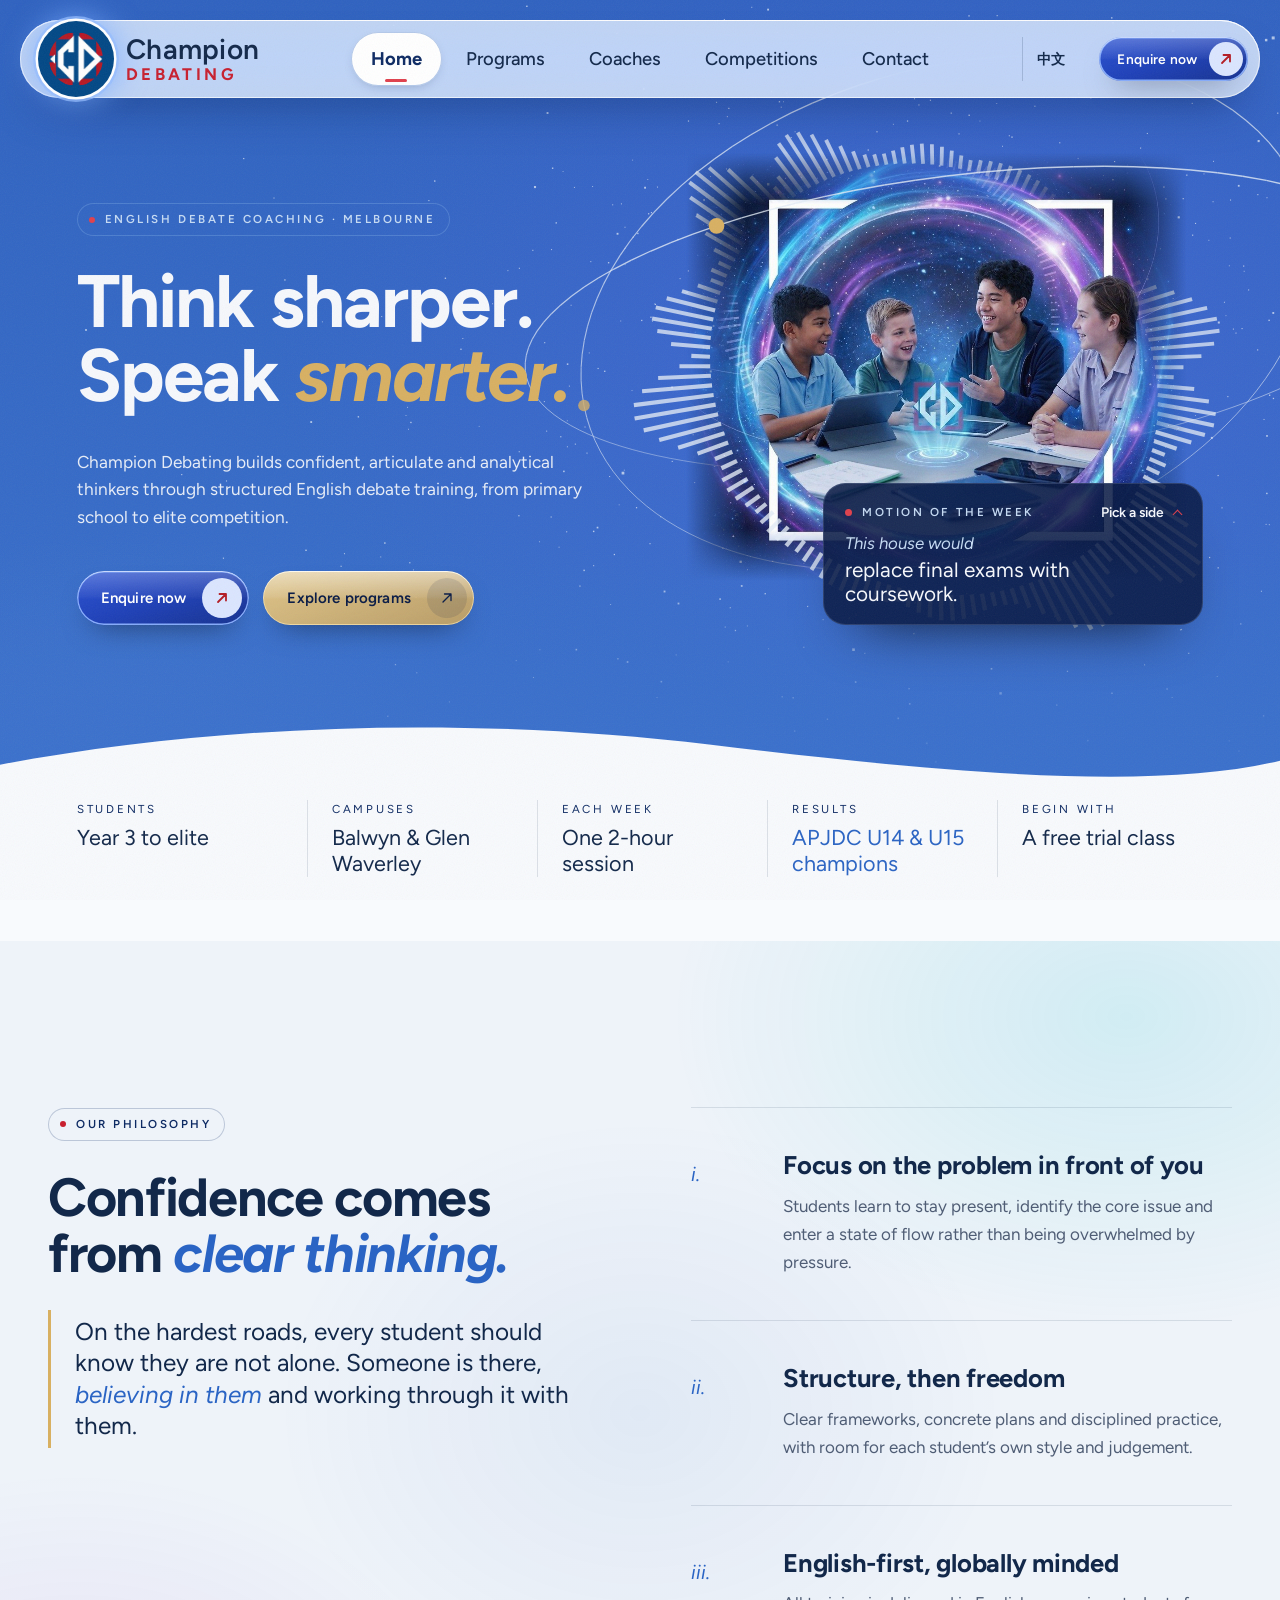
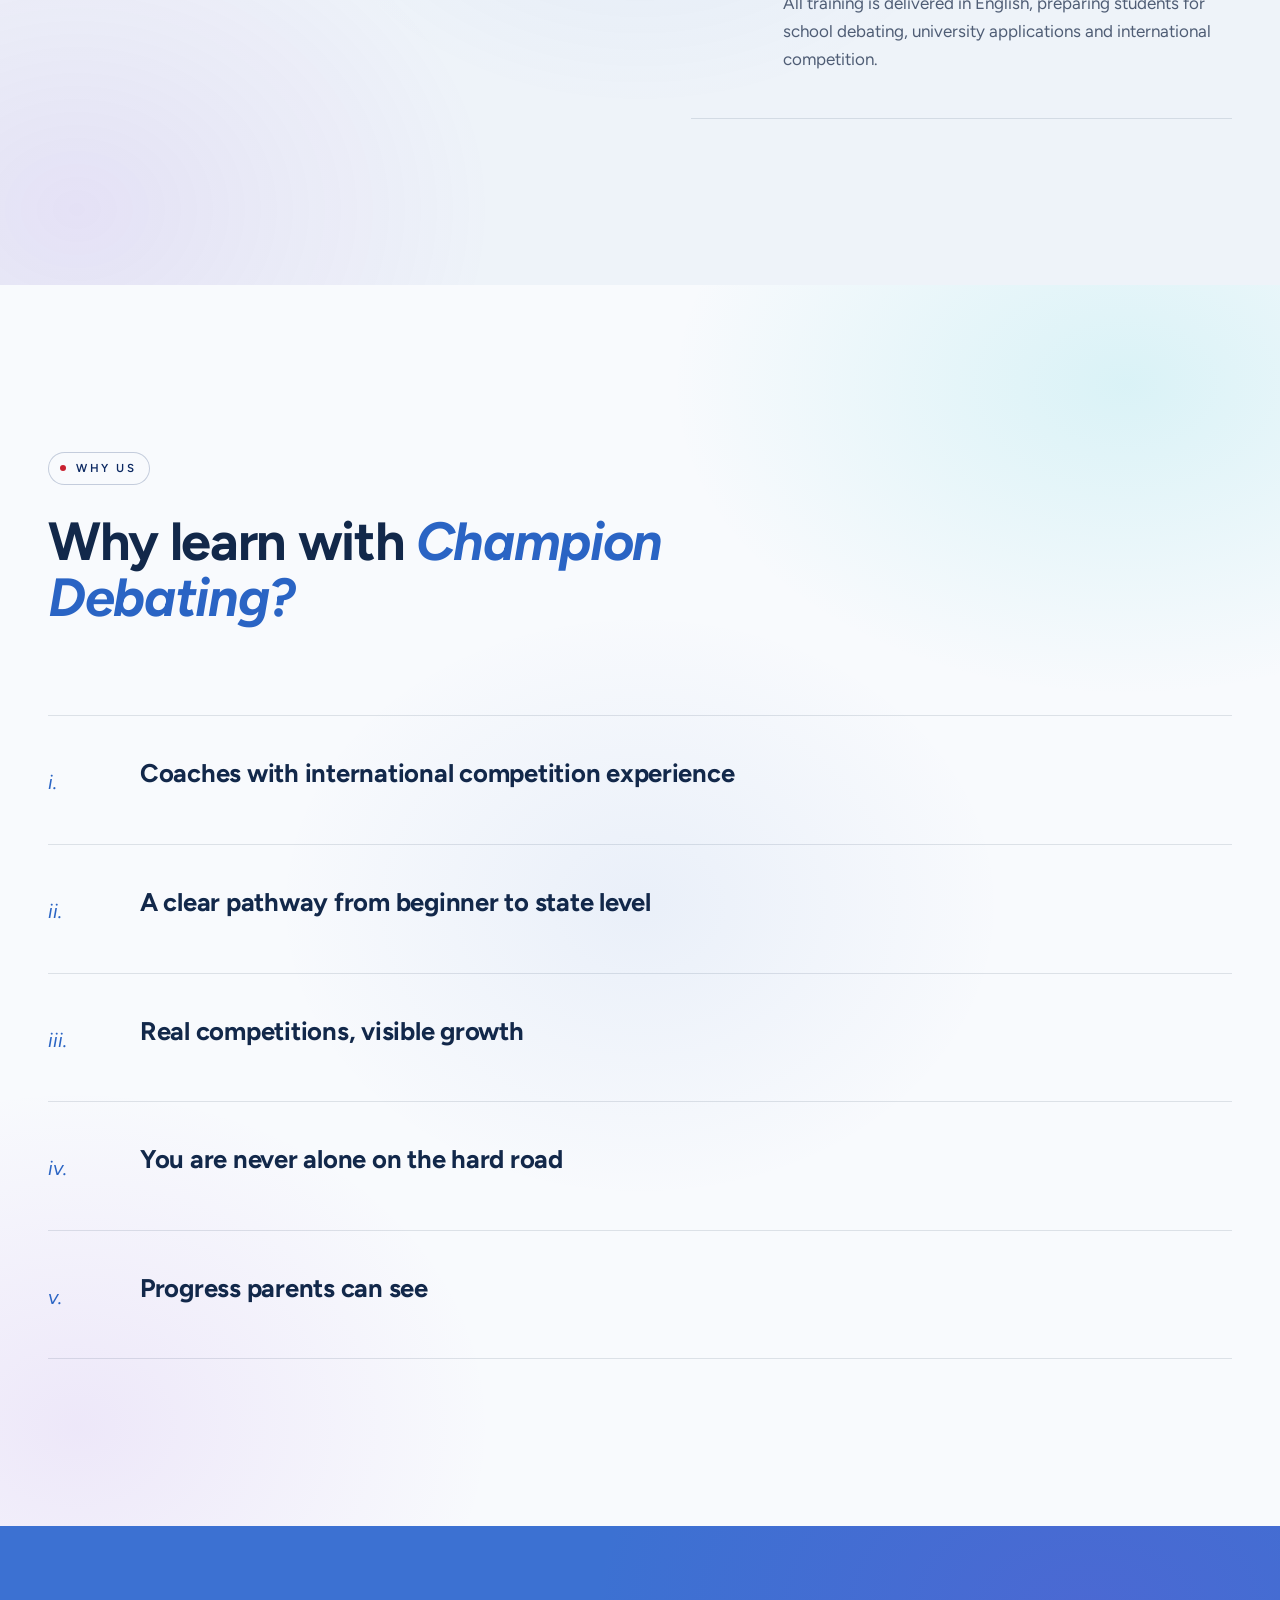
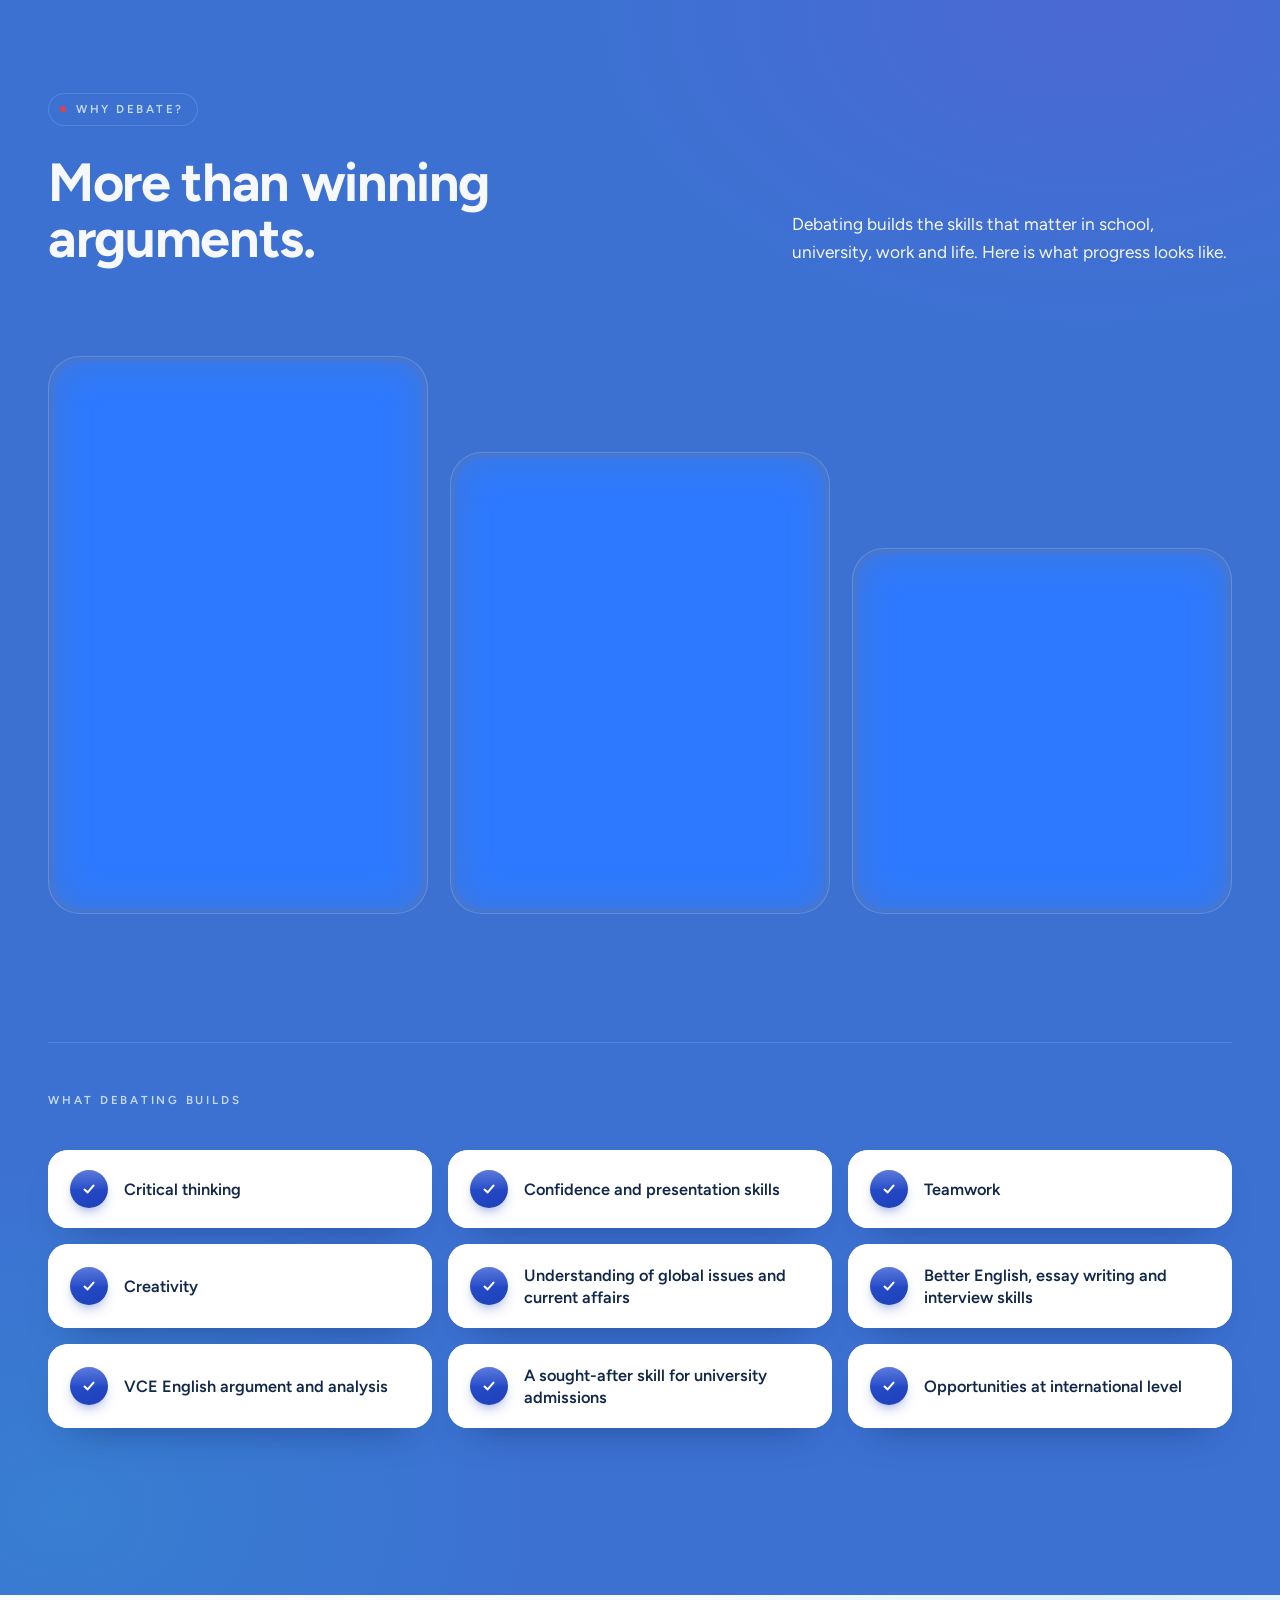
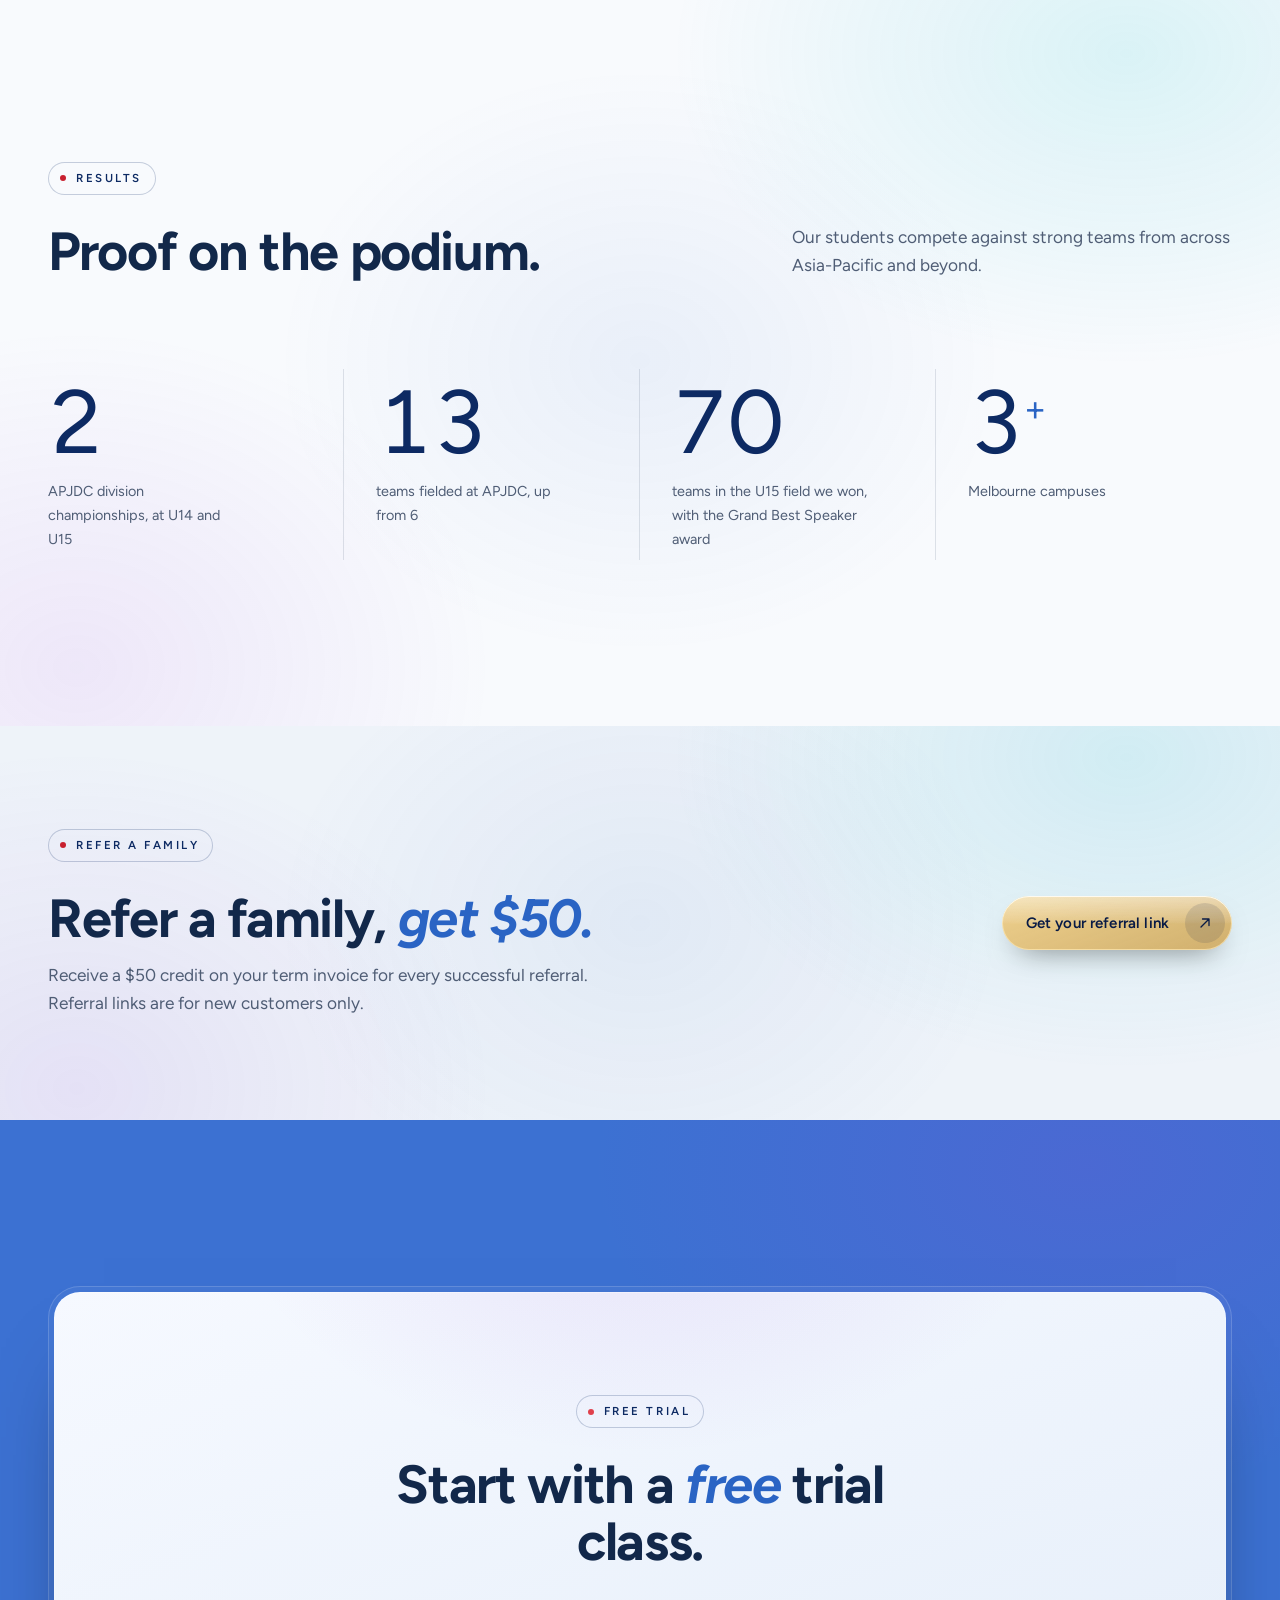
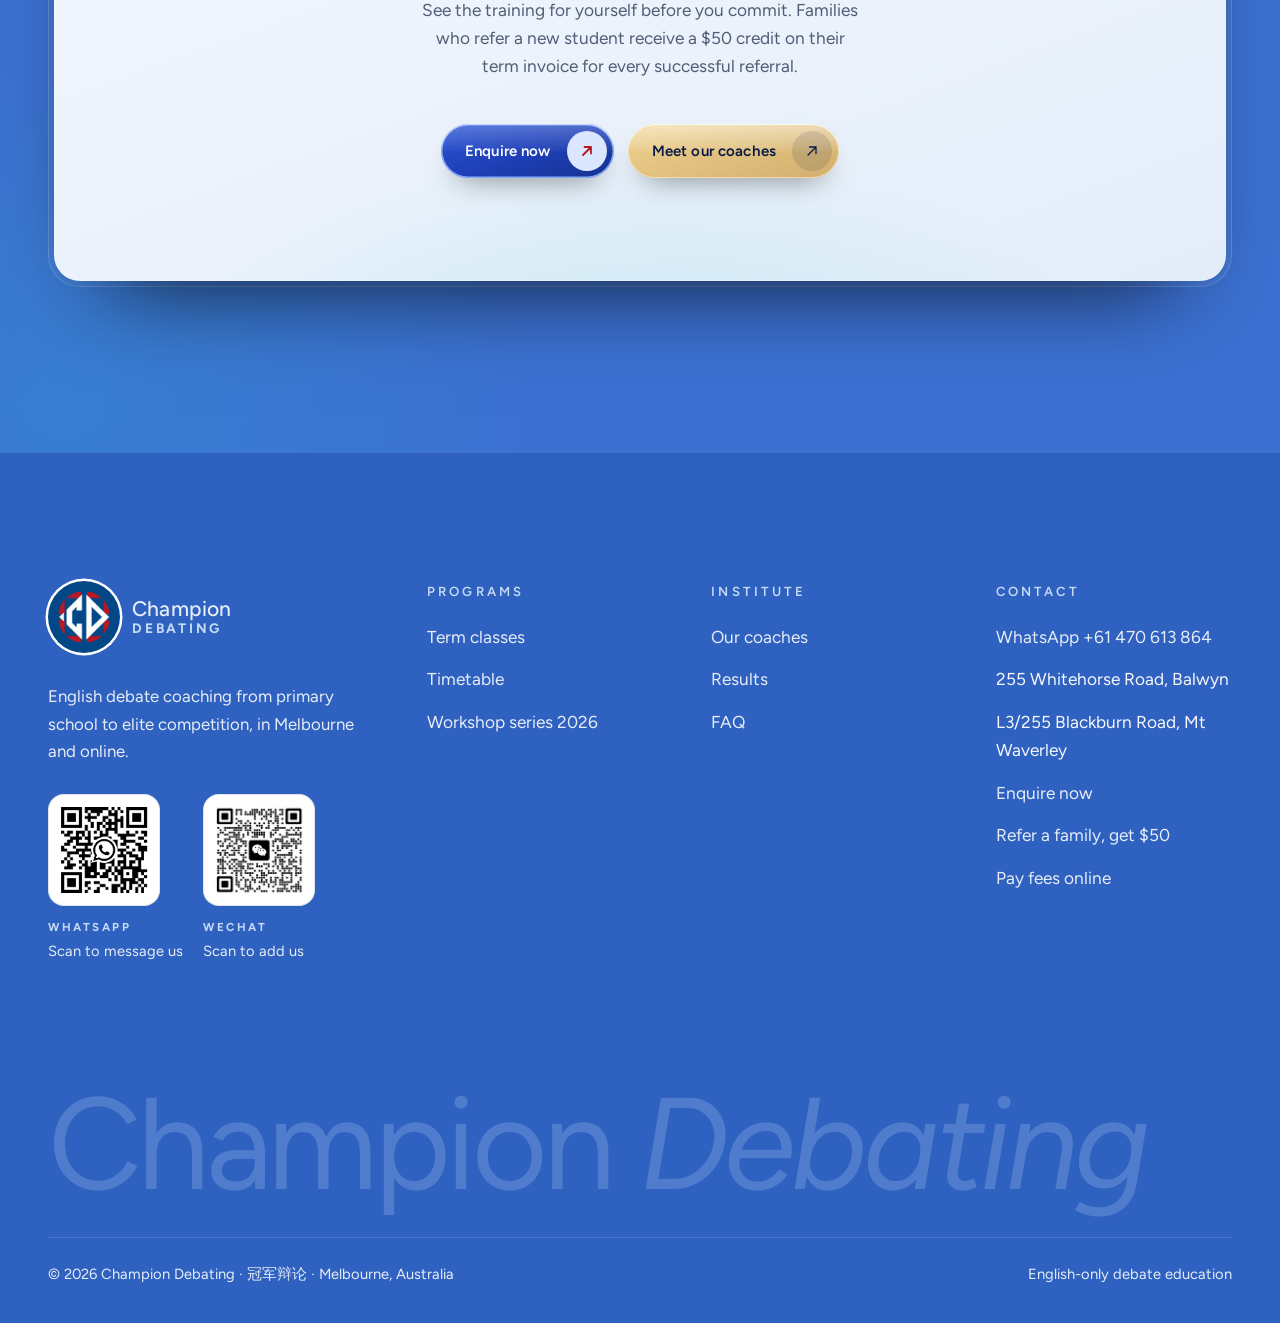
<file: index.html>
<!DOCTYPE html>
<html lang="en-AU">
<head>
  <meta charset="UTF-8">
  <meta name="viewport" content="width=device-width, initial-scale=1.0">
  <title>English Debating Classes in Melbourne | Champion Debating</title>
  <meta name="description" content="English debate coaching in Melbourne from Year 3 to elite competition, with weekly classes in Balwyn and Glen Waverley. Book a free trial.">
  <link rel="canonical" href="https://www.championdebating.com.au/">
  <link rel="alternate" hreflang="en-AU" href="https://www.championdebating.com.au/">
  <link rel="alternate" hreflang="zh-Hans" href="https://www.championdebating.com.au/zh/">
  <link rel="alternate" hreflang="x-default" href="https://www.championdebating.com.au/">


  <meta property="og:type" content="website">
  <meta property="og:site_name" content="Champion Debating">
  <meta property="og:locale" content="en_AU">
  <meta property="og:title" content="English Debating Classes in Melbourne | Champion Debating">
  <meta property="og:description" content="English debate coaching in Melbourne from Year 3 to elite competition, with weekly classes in Balwyn and Glen Waverley. Book a free trial.">
  <meta property="og:url" content="https://www.championdebating.com.au/">
  <meta property="og:image" content="https://www.championdebating.com.au/og-image.png">
  <meta property="og:image:width" content="1200">
  <meta property="og:image:height" content="630">
  <meta property="og:image:alt" content="Champion Debating logo with the line: Think sharper. Speak smarter.">
  <meta name="twitter:card" content="summary_large_image">
  <meta name="theme-color" content="#2f62c0">
  <script>document.documentElement.classList.add('js');</script>
  <link rel="preconnect" href="https://fonts.googleapis.com">
  <link rel="preconnect" href="https://fonts.gstatic.com" crossorigin>
  <link href="https://fonts.googleapis.com/css2?family=Figtree:ital,wght@0,400..800;1,400..800&display=swap" rel="stylesheet">
  <link rel="icon" type="image/png" href="favicon.png">
  <link rel="apple-touch-icon" href="apple-touch-icon.png">
  <link rel="stylesheet" href="styles.css?v=97">
  <script type="application/ld+json">
  {
    "@context": "https://schema.org",
    "@graph": [
      {
        "@type": "EducationalOrganization",
        "@id": "https://www.championdebating.com.au/#organization",
        "name": "Champion Debating",
        "alternateName": "冠军辩论",
        "url": "https://www.championdebating.com.au/",
        "logo": "https://www.championdebating.com.au/logo-mark.png",
        "image": "https://www.championdebating.com.au/og-image.png",
        "description": "English debate coaching from primary school to elite competition, in Melbourne and online.",
        "telephone": "+61 470 613 864",
        "address": [
          { "@type": "PostalAddress", "streetAddress": "255 Whitehorse Road", "addressLocality": "Balwyn", "addressRegion": "VIC", "addressCountry": "AU" },
          { "@type": "PostalAddress", "streetAddress": "L3/255 Blackburn Road", "addressLocality": "Mount Waverley", "addressRegion": "VIC", "addressCountry": "AU" }
        ],
        "areaServed": {
          "@type": "City",
          "name": "Melbourne"
        }
      },
      {
        "@type": "WebSite",
        "@id": "https://www.championdebating.com.au/#website",
        "url": "https://www.championdebating.com.au/",
        "name": "Champion Debating",
        "publisher": {
          "@id": "https://www.championdebating.com.au/#organization"
        },
        "inLanguage": "en-AU"
      },
      {
        "@type": "WebPage",
        "@id": "https://www.championdebating.com.au/#webpage",
        "url": "https://www.championdebating.com.au/",
        "name": "English Debating Classes in Melbourne | Champion Debating",
        "description": "English debate coaching in Melbourne from Year 3 to elite competition, with weekly classes in Balwyn and Glen Waverley. Book a free trial.",
        "isPartOf": {
          "@id": "https://www.championdebating.com.au/#website"
        },
        "about": {
          "@id": "https://www.championdebating.com.au/#organization"
        },
        "inLanguage": "en-AU",
        "primaryImageOfPage": {
          "@type": "ImageObject",
          "url": "https://www.championdebating.com.au/og-image.png"
        }
      }
    ]
  }
  </script>
</head>
<body>
  <a class="skip-link" href="#main">Skip to content</a>

  <header>
    <nav class="nav" aria-label="Main">
      <a class="brand" href="index.html" aria-label="Champion Debating home">
        <img class="brand__mark" src="logo-mark.png" alt="" width="40" height="40">
        <span class="brand__word"><b>Champion</b><span>Debating</span></span>
      </a>
      <div class="nav__links">
        <a href="index.html" aria-current="page">Home</a>
        <a href="programs.html">Programs</a>
        <a href="coaches.html">Coaches</a>
        <a href="competitions.html">Competitions</a>
        <a href="contact.html">Contact</a>
      </div>
      <a class="nav__lang" href="zh/index.html" lang="zh-Hans" hreflang="zh-Hans">中文</a>
      <a class="btn btn--primary btn--sm" href="contact.html#book">Enquire now
        <span class="btn__icon"><svg viewBox="0 0 16 16" fill="none" stroke="currentColor" stroke-width="1.3" stroke-linecap="round" stroke-linejoin="round" aria-hidden="true"><path d="M4 12 12 4M5.5 4H12v6.5"/></svg></span>
      </a>
      <button class="nav__toggle" type="button" aria-expanded="false" aria-controls="menu" aria-label="Open menu"><span></span><span></span></button>
    </nav>
    <div class="menu" id="menu">
      <div class="menu__links">
        <a href="index.html" aria-current="page"><span style="--i:0">Home</span></a>
        <a href="programs.html"><span style="--i:1">Programs</span></a>
        <a href="coaches.html"><span style="--i:2">Coaches</span></a>
        <a href="competitions.html"><span style="--i:3">Competitions</span></a>
        <a href="contact.html"><span style="--i:4">Contact</span></a>
      </div>
      <div class="menu__foot">
        <a class="menu__lang" href="zh/index.html" lang="zh-Hans" hreflang="zh-Hans">中文</a>
        <a class="btn btn--primary" href="contact.html#book">Enquire now
          <span class="btn__icon"><svg viewBox="0 0 16 16" fill="none" stroke="currentColor" stroke-width="1.3" stroke-linecap="round" stroke-linejoin="round" aria-hidden="true"><path d="M4 12 12 4M5.5 4H12v6.5"/></svg></span>
        </a>
      </div>
    </div>
  </header>

  <a class="book-bar btn btn--primary" href="contact.html#book">Enquire now
    <span class="btn__icon"><svg viewBox="0 0 16 16" fill="none" stroke="currentColor" stroke-width="1.3" stroke-linecap="round" stroke-linejoin="round" aria-hidden="true"><path d="M4 12 12 4M5.5 4H12v6.5"/></svg></span>
  </a>

  <main id="main">
    <section class="hero hero--photo on-dark" aria-labelledby="page-title">
      <canvas class="hero__canvas" data-scene="voice" data-photo="hero-students.jpg" aria-hidden="true"></canvas>
      <div class="hero__fade"></div>
      <div class="container hero__content">
        <div class="hero__layout">
        <div class="hero__main">
        <h1 class="eyebrow" id="page-title">English debate coaching · Melbourne</h1>
        <p class="display hero__title">
          <span class="line"><span style="--i:0">Think sharper.</span></span>
          <span class="line"><span style="--i:1">Speak <em>smarter.</em></span></span>
        </p>
        <p class="lede hero__lede">Champion Debating builds confident, articulate and analytical thinkers through structured English debate training, from primary school to elite competition.</p>
        <div class="btn-row">
          <a class="btn btn--primary" href="contact.html#book">Enquire now
            <span class="btn__icon"><svg viewBox="0 0 16 16" fill="none" stroke="currentColor" stroke-width="1.3" stroke-linecap="round" stroke-linejoin="round" aria-hidden="true"><path d="M4 12 12 4M5.5 4H12v6.5"/></svg></span>
          </a>
          <a class="btn btn--gold" href="programs.html">Explore programs
            <span class="btn__icon"><svg viewBox="0 0 16 16" fill="none" stroke="currentColor" stroke-width="1.3" stroke-linecap="round" stroke-linejoin="round" aria-hidden="true"><path d="M4 12 12 4M5.5 4H12v6.5"/></svg></span>
          </a>
        </div>
        </div>
        </div>
        <div class="hero__motion">
          <aside class="motion" aria-labelledby="motion-label" data-motion>
            <details class="motion__details">
            <summary class="motion__summary">
              <span class="motion__head">
                <span class="motion__label" id="motion-label">Motion of the week</span>
                <span class="motion__toggle"><span class="motion__toggle-open">Pick a side</span><span class="motion__toggle-close">Close</span></span>
              </span>
              <span class="motion__text"><span>This house would</span> ban homework in primary schools.</span>
            </summary>
            <div class="motion__body">
            <p class="motion__ask" id="motion-ask">Which side would you take?</p>
            <div class="motion__sides" role="group" aria-labelledby="motion-ask">
              <button class="motion__side" type="button" data-side="for" aria-pressed="false">For</button>
              <button class="motion__side" type="button" data-side="against" aria-pressed="false">Against</button>
            </div>
            <div class="motion__result" aria-live="polite">
              <div data-argument="for" hidden>
                <p class="motion__argument">“Young children have few free hours. Every one spent on worksheets is an hour not spent playing, reading for fun or sleeping, and those build learning too.”</p>
                <p class="motion__tip"><span>Coach’s tip</span>Lead with what children lose, not with what homework fails to give.</p>
              </div>
              <div data-argument="against" hidden>
                <p class="motion__argument">“Homework teaches habits that class time can’t: planning, working alone and asking for help. Ban it, and children first meet those skills in high school, when the stakes are higher.”</p>
                <p class="motion__tip"><span>Coach’s tip</span>Don’t defend all homework. Defend the right kind: short, purposeful and age-appropriate.</p>
              </div>
              <div class="motion__next" hidden>
                <button class="motion__switch" type="button" data-switch>Now argue the other side</button>
                <a class="text-link" href="contact.html#book">Try it in a free class
                  <svg viewBox="0 0 16 16" fill="none" stroke="currentColor" stroke-width="1.3" stroke-linecap="round" stroke-linejoin="round" aria-hidden="true"><path d="M4 12 12 4M5.5 4H12v6.5"/></svg>
                </a>
              </div>
            </div>
            </div>
            </details>
          </aside>
        </div>
      </div>
      <svg class="hero__wave" viewBox="0 0 1440 90" preserveAspectRatio="none" aria-hidden="true"><path d="M0 62C240 22 520 12 800 42s500 46 640 16V90H0Z"/></svg>
    </section>

    <section class="facts-strip" aria-label="At a glance">
      <div class="container">
        <dl class="hero__meta">
          <div><dt>Students</dt><dd>Year 3 to elite</dd></div>
          <div><dt>Campuses</dt><dd>Balwyn &amp; Glen Waverley</dd></div>
          <div><dt>Each week</dt><dd>One 2-hour session</dd></div>
          <div><dt>Results</dt><dd class="hero__proof">APJDC U14 &amp; U15 champions</dd></div>
          <div><dt>Begin with</dt><dd>A free trial class</dd></div>
        </dl>
      </div>
    </section>

    <section class="section section--cream" aria-labelledby="philosophy-title">
      <div class="container split">
        <div class="split__sticky" data-reveal>
          <span class="eyebrow">Our philosophy</span>
          <h2 class="h2" id="philosophy-title">Confidence comes from <em>clear thinking.</em></h2>
          <blockquote class="philosophy-quote">On the hardest roads, every student should know they are not alone. Someone is there, <em>believing in them</em> and working through it with them.</blockquote>
        </div>
        <ol class="principles">
          <li data-reveal>
            <span class="principles__num">i.</span>
            <div>
              <h3 class="h3">Focus on the problem in front of you</h3>
              <p>Students learn to stay present, identify the core issue and enter a state of flow rather than being overwhelmed by pressure.</p>
            </div>
          </li>
          <li data-reveal style="--d:80ms">
            <span class="principles__num">ii.</span>
            <div>
              <h3 class="h3">Structure, then freedom</h3>
              <p>Clear frameworks, concrete plans and disciplined practice, with room for each student’s own style and judgement.</p>
            </div>
          </li>
          <li data-reveal style="--d:160ms">
            <span class="principles__num">iii.</span>
            <div>
              <h3 class="h3">English-first, globally minded</h3>
              <p>All training is delivered in English, preparing students for school debating, university applications and international competition.</p>
            </div>
          </li>
        </ol>
      </div>
    </section>

    <section class="section section--paper" aria-labelledby="why-us-title">
      <div class="container">
        <div class="section-head">
          <div data-reveal>
            <span class="eyebrow">Why us</span>
            <h2 class="h2" id="why-us-title">Why learn with <em>Champion Debating?</em></h2>
          </div>
        </div>
        <ol class="principles">
          <li data-reveal><span class="principles__num">i.</span><div><h3 class="h3">Coaches with international competition experience</h3></div></li>
          <li data-reveal style="--d:80ms"><span class="principles__num">ii.</span><div><h3 class="h3">A clear pathway from beginner to state level</h3></div></li>
          <li data-reveal style="--d:160ms"><span class="principles__num">iii.</span><div><h3 class="h3">Real competitions, visible growth</h3></div></li>
          <li data-reveal style="--d:240ms"><span class="principles__num">iv.</span><div><h3 class="h3">You are never alone on the hard road</h3></div></li>
          <li data-reveal style="--d:320ms"><span class="principles__num">v.</span><div><h3 class="h3">Progress parents can see</h3></div></li>
        </ol>
      </div>
    </section>

    <section class="section section--dark on-dark" aria-labelledby="why-title">
      <div class="container">
        <div class="section-head">
          <div data-reveal>
            <span class="eyebrow">Why debate?</span>
            <h2 class="h2" id="why-title">More than winning arguments.</h2>
          </div>
          <p class="lede" data-reveal style="--d:120ms">Debating builds the skills that matter in school, university, work and life. Here is what progress looks like.</p>
        </div>
        <div class="stages">
          <article class="bezel stage" data-reveal="tilt">
            <div class="bezel__core">
              <div class="stage__numeral" aria-hidden="true">3</div>
              <h3 class="h3">After 3 months</h3>
              <p>Understands debate theory and is exposed to global affairs.</p>
            </div>
          </article>
          <article class="bezel stage" data-reveal="tilt" style="--d:140ms">
            <div class="bezel__core">
              <div class="stage__numeral" aria-hidden="true">6</div>
              <h3 class="h3">After 6 months</h3>
              <p>Builds strength in rebuttal and strategy, and deepens current affairs knowledge.</p>
            </div>
          </article>
          <article class="bezel stage" data-reveal="tilt" style="--d:280ms">
            <div class="bezel__core">
              <div class="stage__numeral" aria-hidden="true">12</div>
              <h3 class="h3">After 1 year</h3>
              <p>Consistently identifies strong cases for any topic.</p>
            </div>
          </article>
        </div>
        <div class="skills" data-reveal>
          <p class="skills__title">What debating builds</p>
          <ul class="skills__list">
            <li>Critical thinking</li><li>Confidence and presentation skills</li><li>Teamwork</li><li>Creativity</li>
            <li>Understanding of global issues and current affairs</li><li>Better English, essay writing and interview skills</li>
            <li>VCE English argument and analysis</li><li>A sought-after skill for university admissions</li><li>Opportunities at international level</li>
          </ul>
        </div>
      </div>
    </section>

    <section class="section section--paper" aria-labelledby="results-title">
      <div class="container">
        <div class="section-head">
          <div data-reveal>
            <span class="eyebrow">Results</span>
            <h2 class="h2" id="results-title">Proof on the podium.</h2>
          </div>
          <p class="lede" data-reveal style="--d:120ms">Our students compete against strong teams from across Asia-Pacific and beyond.</p>
        </div>
        <div class="stats stats--light">
          <div class="stat" data-reveal><div class="stat__num"><span>2</span></div><p class="stat__label">APJDC division championships, at U14 and U15</p></div>
          <div class="stat" data-reveal style="--d:100ms"><div class="stat__num"><span>13</span></div><p class="stat__label">teams fielded at APJDC, up from 6</p></div>
          <div class="stat" data-reveal style="--d:200ms"><div class="stat__num"><span>70</span></div><p class="stat__label">teams in the U15 field we won, with the Grand Best Speaker award</p></div>
          <div class="stat" data-reveal style="--d:300ms"><div class="stat__num"><span>3</span><sup>+</sup></div><p class="stat__label">Melbourne campuses</p></div>
        </div>
      </div>
    </section>

    <section class="section section--cream refer-band" aria-labelledby="refer-title">
      <div class="container refer-band__inner" data-reveal>
        <div>
          <span class="eyebrow">Refer a family</span>
          <h2 class="h2" id="refer-title">Refer a family, <em>get $50.</em></h2>
          <p class="lede">Receive a $50 credit on your term invoice for every successful referral. Referral links are for new customers only.</p>
        </div>
        <a class="btn btn--gold" href="refer.html">Get your referral link
          <span class="btn__icon"><svg viewBox="0 0 16 16" fill="none" stroke="currentColor" stroke-width="1.3" stroke-linecap="round" stroke-linejoin="round" aria-hidden="true"><path d="M4 12 12 4M5.5 4H12v6.5"/></svg></span>
        </a>
      </div>
    </section>

    <section class="section section--dark on-dark" aria-labelledby="cta-title">
      <div class="container">
        <div class="bezel cta" data-reveal>
          <div class="bezel__core">
            <span class="eyebrow">Free trial</span>
            <h2 class="h2" id="cta-title">Start with a <em>free</em> trial class.</h2>
            <p class="lede">See the training for yourself before you commit. Families who refer a new student receive a $50 credit on their term invoice for every successful referral.</p>
            <div class="btn-row">
              <a class="btn btn--primary" href="contact.html#book">Enquire now
            <span class="btn__icon"><svg viewBox="0 0 16 16" fill="none" stroke="currentColor" stroke-width="1.3" stroke-linecap="round" stroke-linejoin="round" aria-hidden="true"><path d="M4 12 12 4M5.5 4H12v6.5"/></svg></span>
          </a>
              <a class="btn btn--gold" href="coaches.html">Meet our coaches
            <span class="btn__icon"><svg viewBox="0 0 16 16" fill="none" stroke="currentColor" stroke-width="1.3" stroke-linecap="round" stroke-linejoin="round" aria-hidden="true"><path d="M4 12 12 4M5.5 4H12v6.5"/></svg></span>
          </a>
            </div>
          </div>
        </div>
      </div>
    </section>
  </main>

  <footer class="footer">
    <div class="container">
      <div class="footer__grid">
        <div>
          <a class="brand" href="index.html" aria-label="Champion Debating home">
            <img class="brand__mark" src="logo-mark.png" alt="" width="40" height="40">
            <span class="brand__word"><b>Champion</b><span>Debating</span></span>
          </a>
          <p class="footer__blurb">English debate coaching from primary school to elite competition, in Melbourne and online.</p>
          <div class="qr-codes">
            <figure class="qr">
              <a href="https://wa.me/61470613864"><img src="qr-whatsapp.png" alt="QR code to message Champion Debating on WhatsApp" width="112" height="112" loading="lazy"></a>
              <figcaption><b>WhatsApp</b>Scan to message us</figcaption>
            </figure>
            <figure class="qr">
              <img src="qr-wechat.png" alt="QR code to add Champion Debating on WeChat" width="112" height="112" loading="lazy">
              <figcaption><b>WeChat</b>Scan to add us</figcaption>
            </figure>
          </div>
        </div>
        <div>
          <h2>Programs</h2>
          <ul>
            <li><a href="programs.html#programs">Term classes</a></li>
            <li><a href="programs.html#timetable">Timetable</a></li>
            <li><a href="competitions.html#workshops">Workshop series 2026</a></li>
          </ul>
        </div>
        <div>
          <h2>Institute</h2>
          <ul>
            <li><a href="coaches.html">Our coaches</a></li>
            <li><a href="competitions.html#results">Results</a></li>
            <li><a href="programs.html#faq">FAQ</a></li>
          </ul>
        </div>
        <div>
          <h2>Contact</h2>
          <ul>
            <li><a href="https://wa.me/61470613864">WhatsApp +61 470 613 864</a></li>
            <li>255 Whitehorse Road, Balwyn</li>
            <li>L3/255 Blackburn Road, Mt Waverley</li>
            <li><a href="contact.html#book">Enquire now</a></li>
            <li><a href="refer.html">Refer a family, get $50</a></li>
            <li><a href="pay.html">Pay fees online</a></li>
          </ul>
        </div>
      </div>
      <p class="footer__word" aria-hidden="true">Champion <em>Debating</em></p>
      <div class="footer__legal">
        <p>© <span data-year>2026</span> Champion Debating · <span lang="zh-Hans">冠军辩论</span> · Melbourne, Australia</p>
        <p>English-only debate education</p>
      </div>
    </div>
  </footer>

  <script src="scene.js?v=43" defer></script>
  <script src="motions-of-the-week.js?v=1" defer></script>
  <script src="main.js?v=17" defer></script>
</body>
</html>
</file>
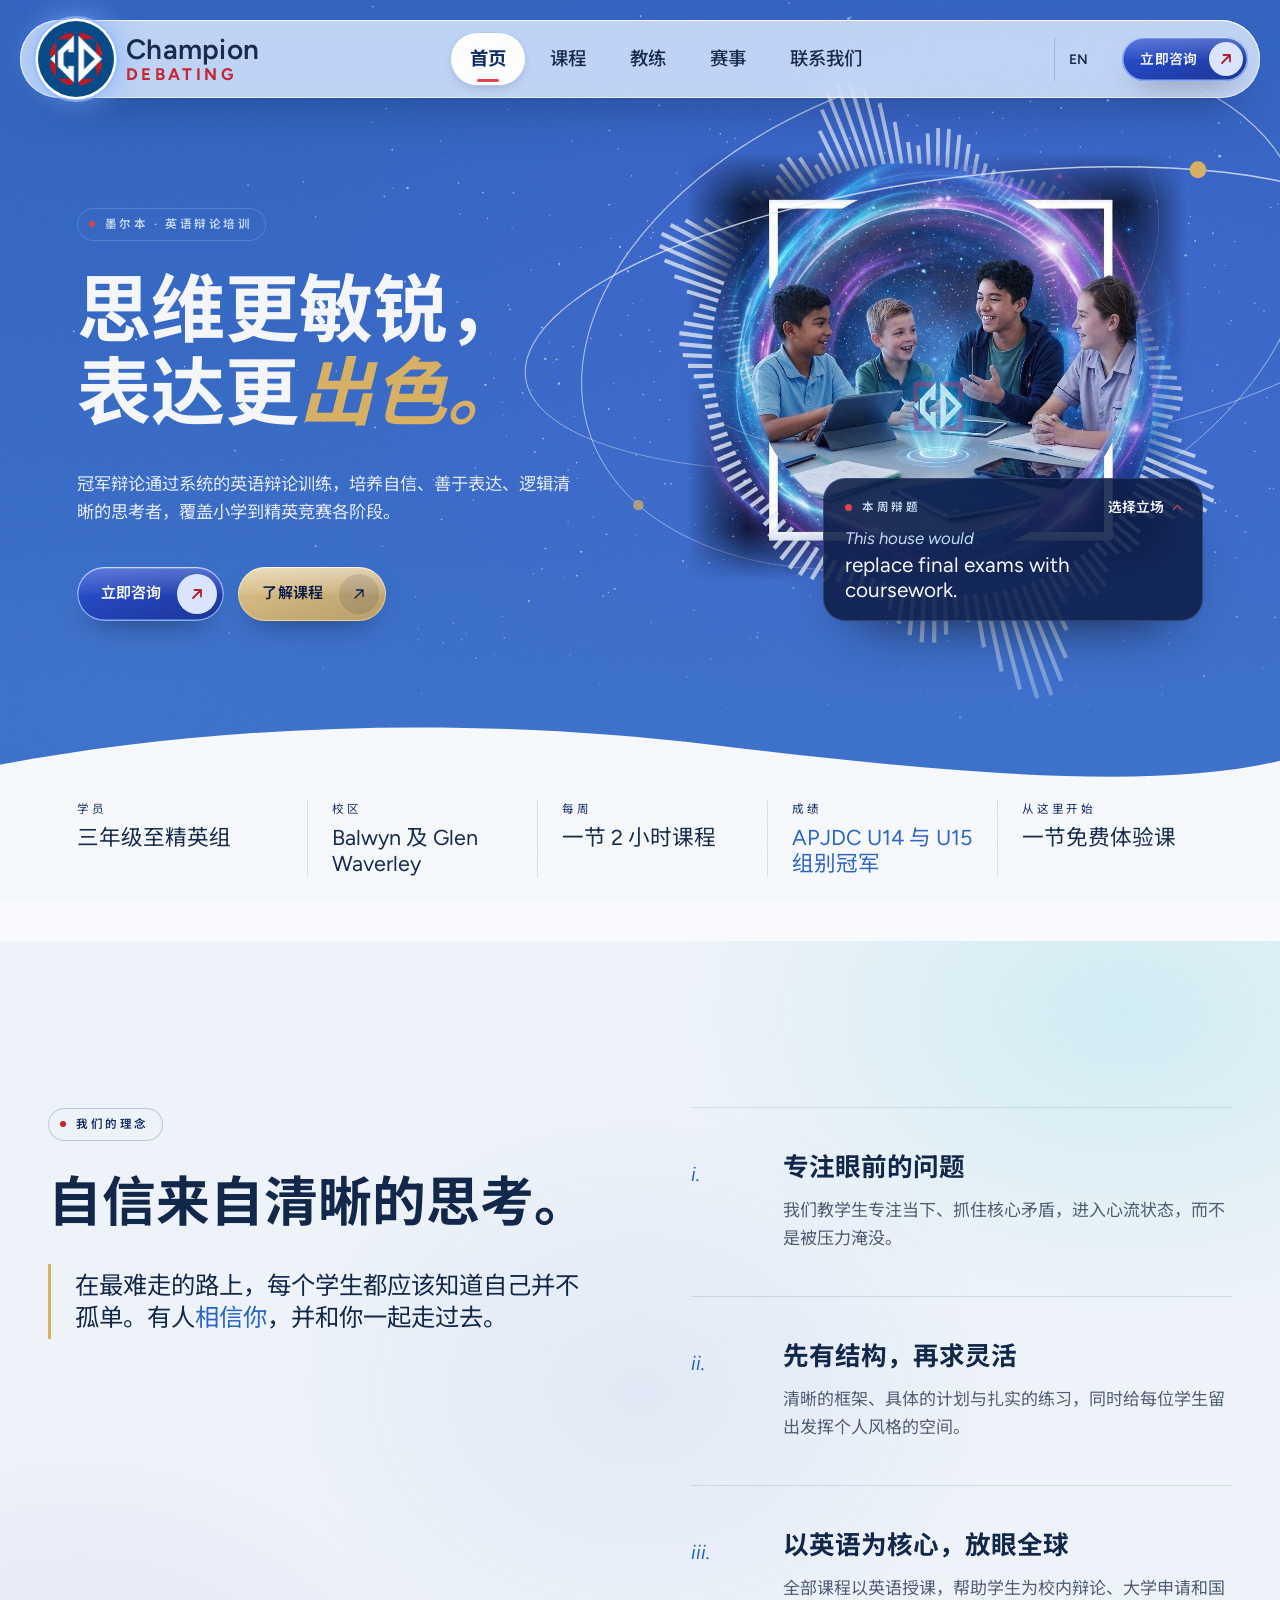
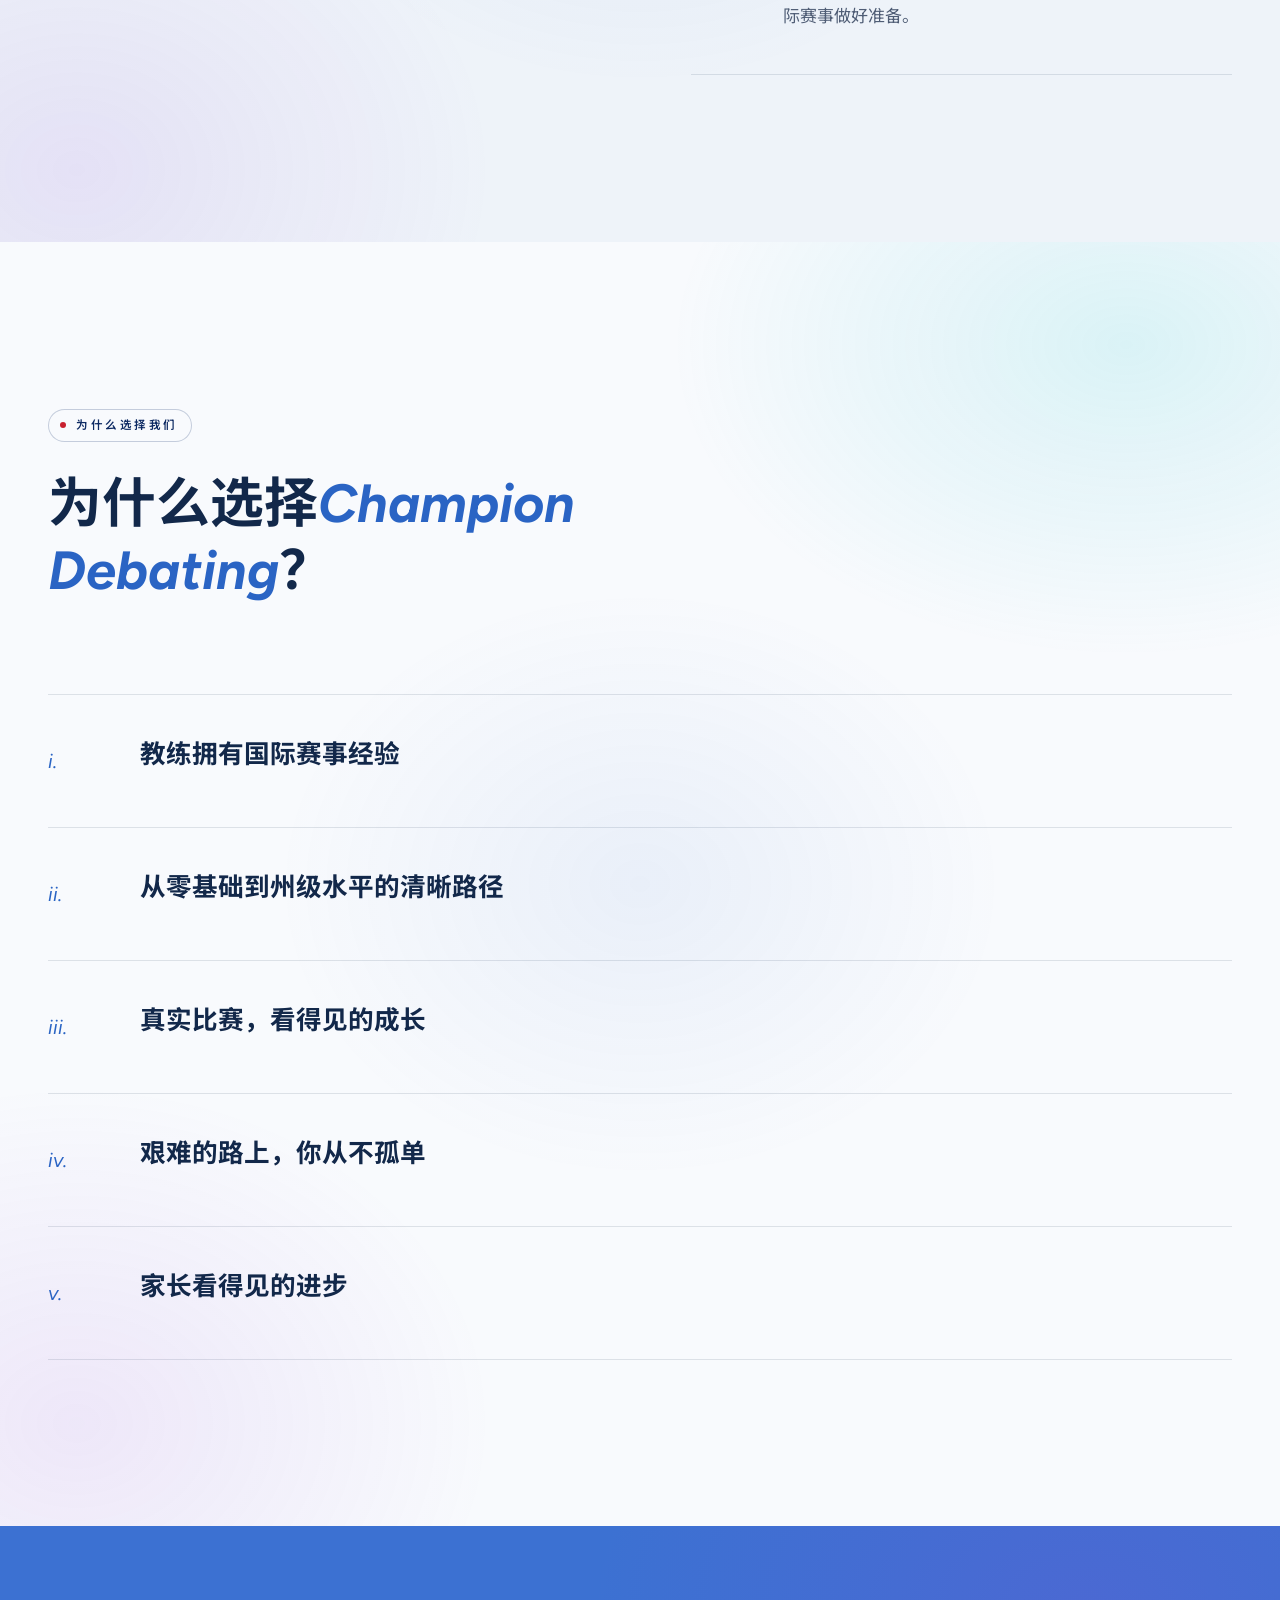
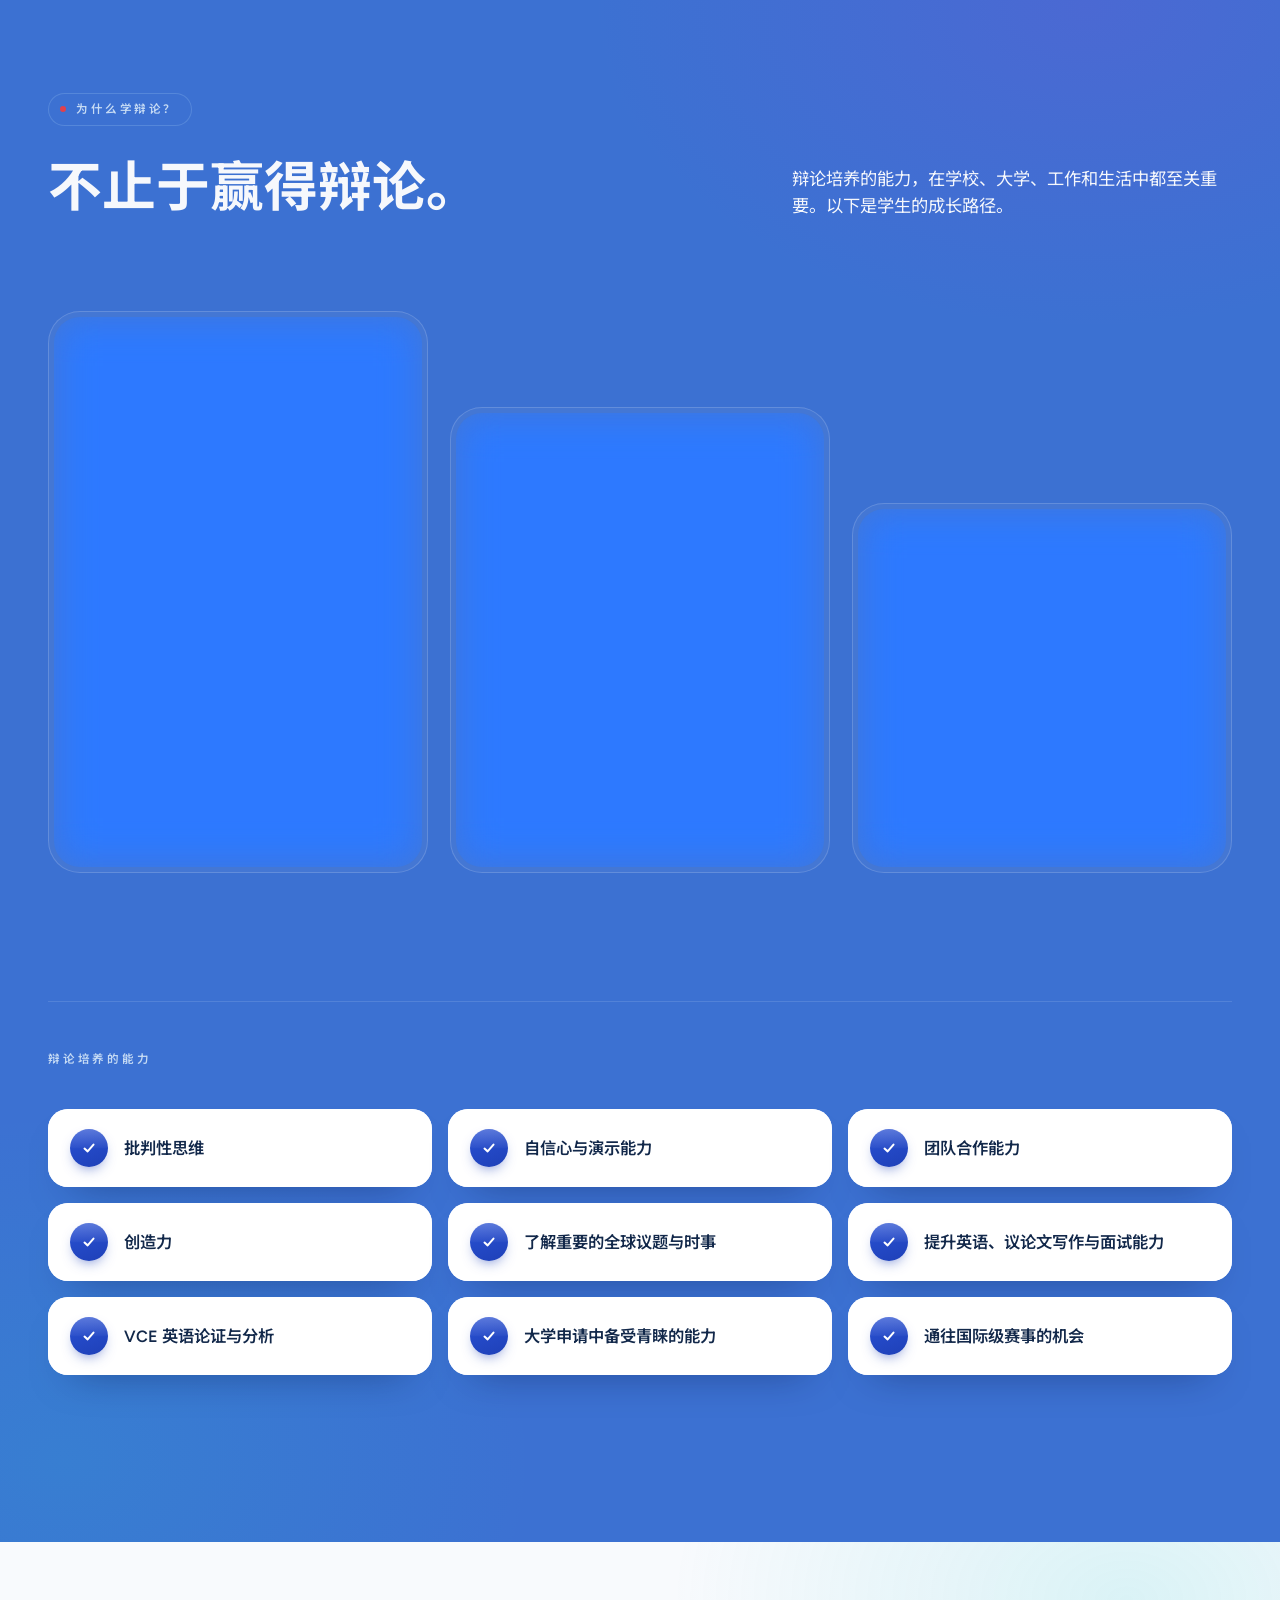
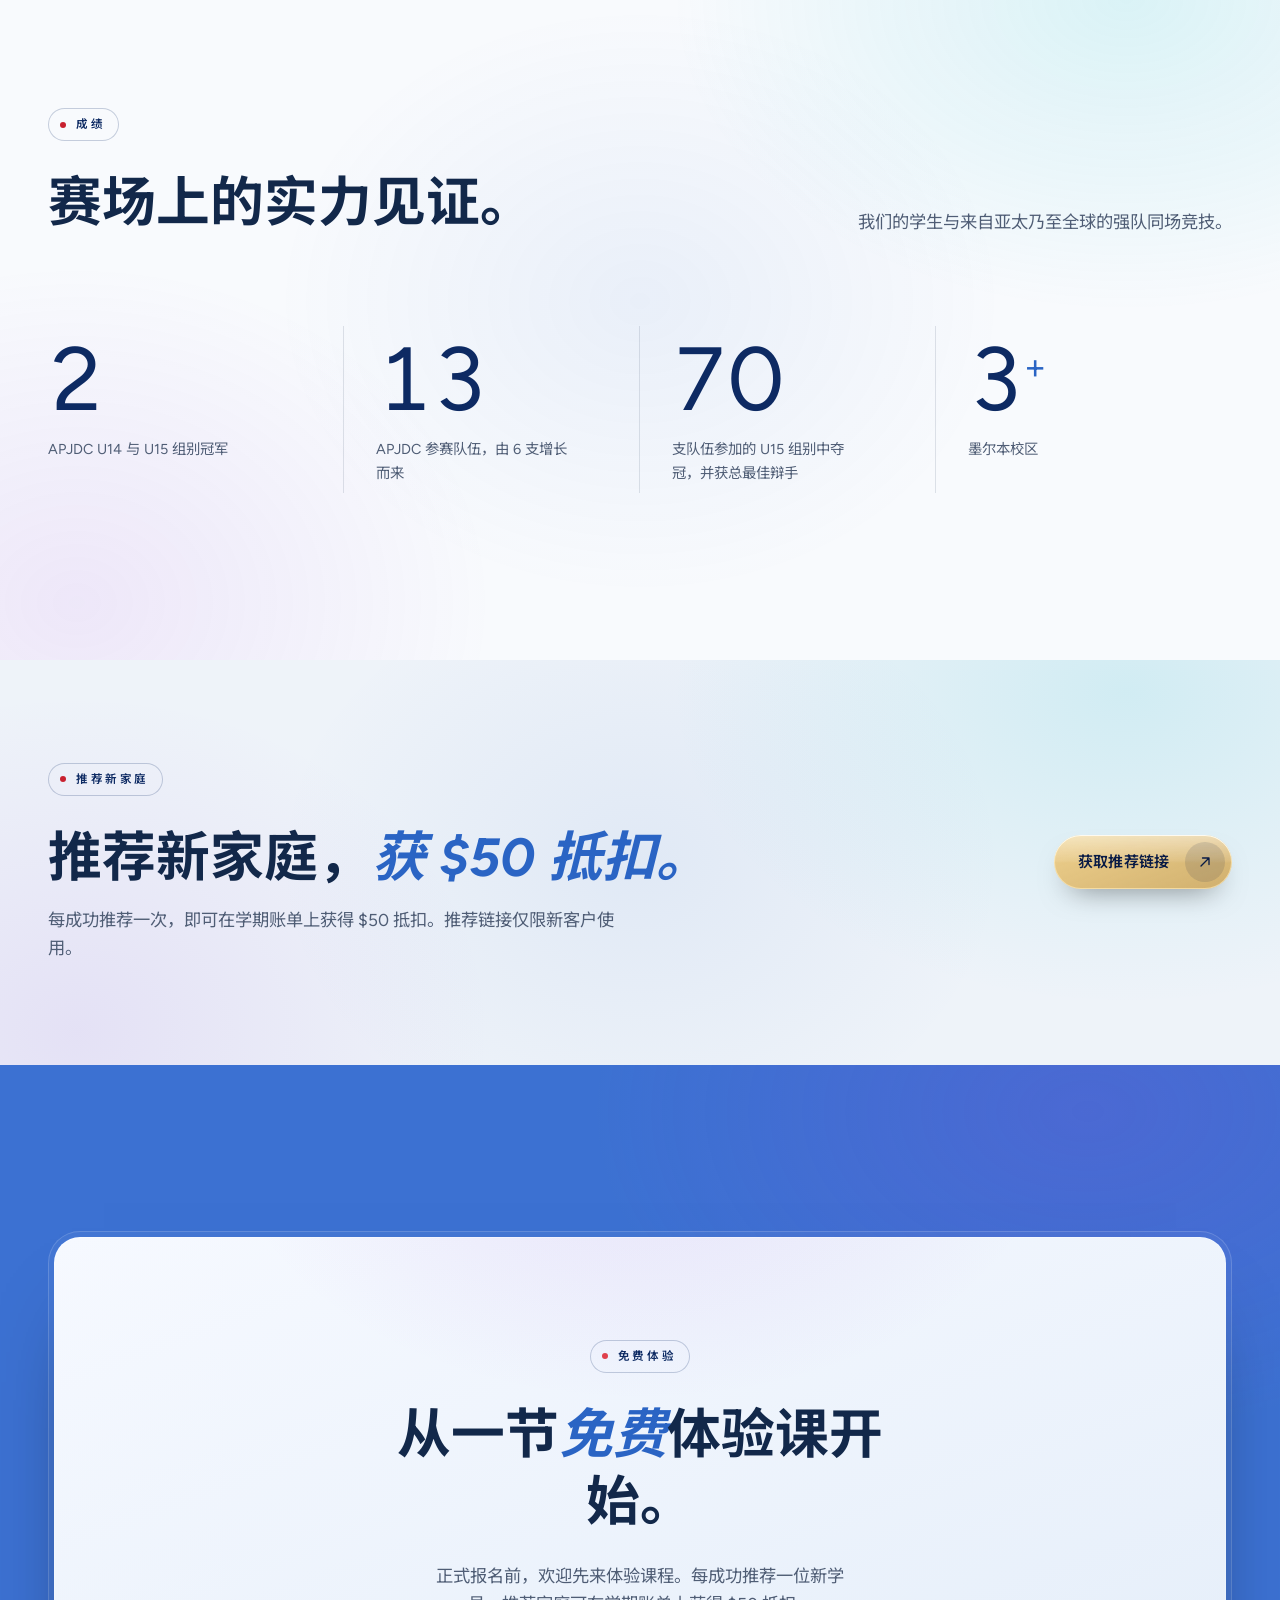
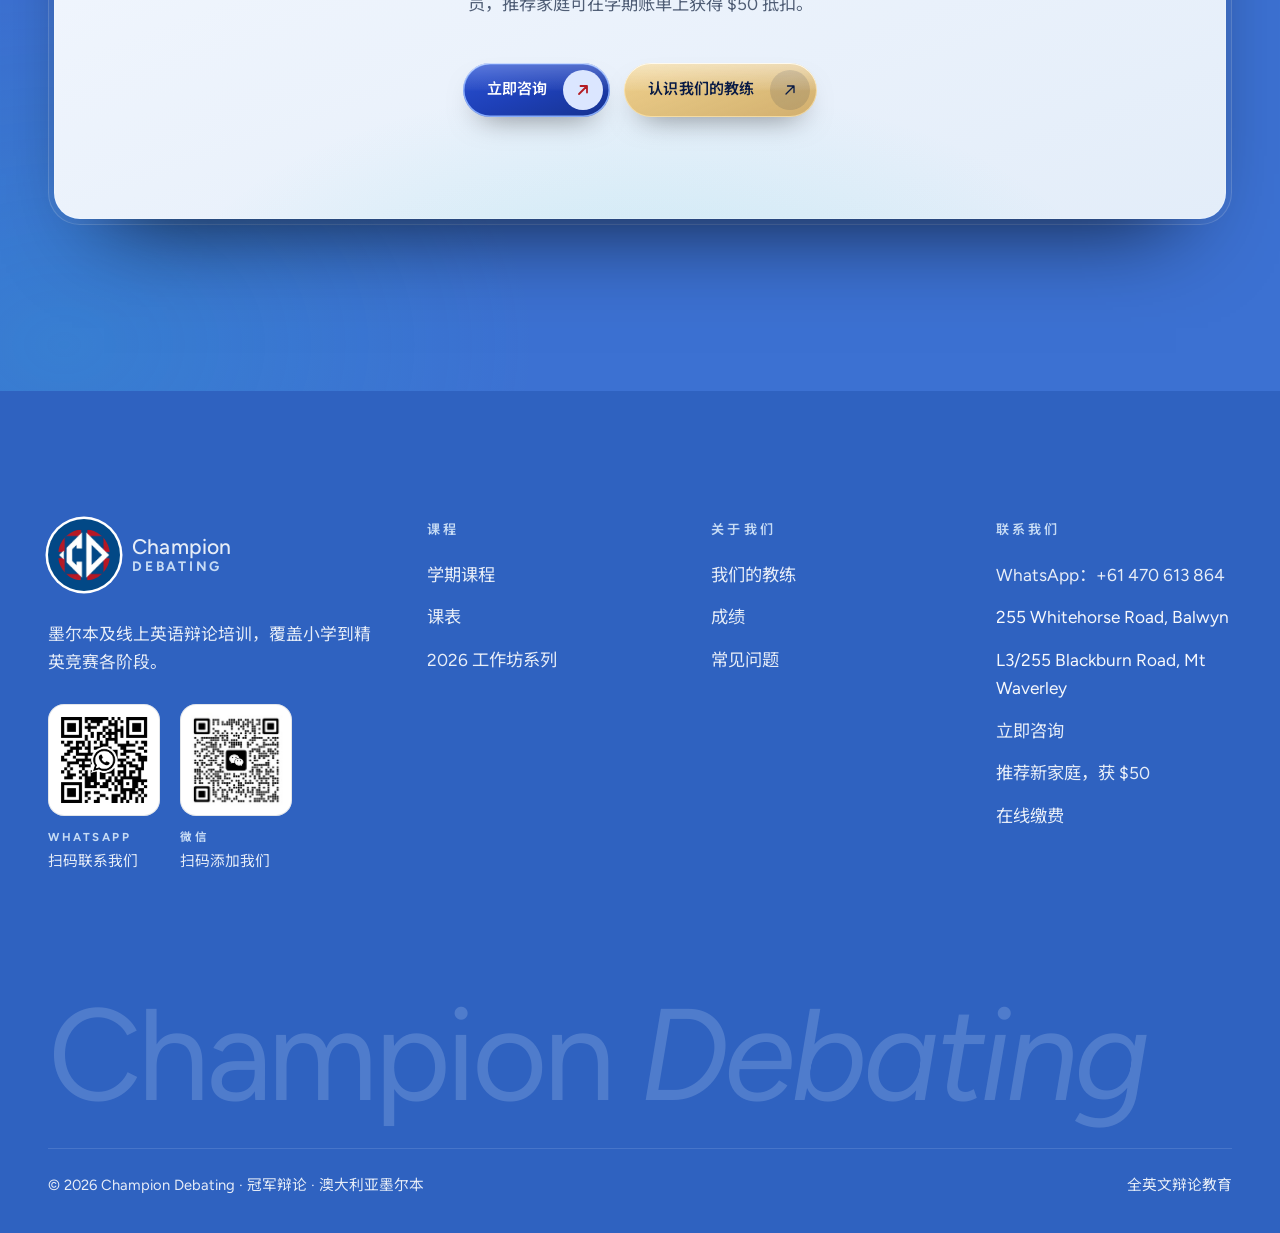
<file: zh/index.html>
<!DOCTYPE html>
<html lang="zh-Hans">
<head>
  <meta charset="UTF-8">
  <meta name="viewport" content="width=device-width, initial-scale=1.0">
  <title>墨尔本英语辩论课程 | 冠军辩论 Champion Debating</title>
  <meta name="description" content="墨尔本英语辩论培训，覆盖三年级至精英竞赛。每周在 Balwyn 和 Glen Waverley 上课，欢迎预约免费体验课。">
  <link rel="canonical" href="https://www.championdebating.com.au/zh/">
  <link rel="alternate" hreflang="en-AU" href="https://www.championdebating.com.au/">
  <link rel="alternate" hreflang="zh-Hans" href="https://www.championdebating.com.au/zh/">
  <link rel="alternate" hreflang="x-default" href="https://www.championdebating.com.au/">


  <meta property="og:type" content="website">
  <meta property="og:site_name" content="Champion Debating">
  <meta property="og:locale" content="zh_CN">
  <meta property="og:title" content="墨尔本英语辩论课程 | 冠军辩论 Champion Debating">
  <meta property="og:description" content="墨尔本英语辩论培训，覆盖三年级至精英竞赛。每周在 Balwyn 和 Glen Waverley 上课，欢迎预约免费体验课。">
  <meta property="og:url" content="https://www.championdebating.com.au/zh/">
  <meta property="og:image" content="https://www.championdebating.com.au/og-image.png">
  <meta property="og:image:width" content="1200">
  <meta property="og:image:height" content="630">
  <meta property="og:image:alt" content="冠军辩论标志及标语：思维更敏锐，表达更出色。">
  <meta name="twitter:card" content="summary_large_image">
  <meta name="theme-color" content="#2f62c0">
  <script>document.documentElement.classList.add('js');</script>
  <link rel="preconnect" href="https://fonts.googleapis.com">
  <link rel="preconnect" href="https://fonts.gstatic.com" crossorigin>
  <link href="https://fonts.googleapis.com/css2?family=Figtree:ital,wght@0,400..800;1,400..800&display=swap" rel="stylesheet">
  <link href="https://fonts.googleapis.com/css2?family=Noto+Sans+SC:wght@400;500;700&display=swap" rel="stylesheet">
  <link rel="icon" type="image/png" href="../favicon.png">
  <link rel="apple-touch-icon" href="../apple-touch-icon.png">
  <link rel="stylesheet" href="../styles.css?v=97">
  <script type="application/ld+json">
  {
    "@context": "https://schema.org",
    "@graph": [
      {
        "@type": "EducationalOrganization",
        "@id": "https://www.championdebating.com.au/#organization",
        "name": "Champion Debating",
        "alternateName": "冠军辩论",
        "url": "https://www.championdebating.com.au/",
        "logo": "https://www.championdebating.com.au/logo-mark.png",
        "image": "https://www.championdebating.com.au/og-image.png",
        "description": "English debate coaching from primary school to elite competition, in Melbourne and online.",
        "telephone": "+61 470 613 864",
        "address": [
          { "@type": "PostalAddress", "streetAddress": "255 Whitehorse Road", "addressLocality": "Balwyn", "addressRegion": "VIC", "addressCountry": "AU" },
          { "@type": "PostalAddress", "streetAddress": "L3/255 Blackburn Road", "addressLocality": "Mount Waverley", "addressRegion": "VIC", "addressCountry": "AU" }
        ],
        "areaServed": {
          "@type": "City",
          "name": "Melbourne"
        }
      },
      {
        "@type": "WebSite",
        "@id": "https://www.championdebating.com.au/#website",
        "url": "https://www.championdebating.com.au/",
        "name": "Champion Debating",
        "publisher": {
          "@id": "https://www.championdebating.com.au/#organization"
        },
        "inLanguage": "en-AU"
      },
      {
        "@type": "WebPage",
        "@id": "https://www.championdebating.com.au/#webpage",
        "url": "https://www.championdebating.com.au/",
        "name": "English Debating Classes in Melbourne | Champion Debating",
        "description": "English debate coaching in Melbourne from Year 3 to elite competition, with weekly classes in Balwyn and Glen Waverley. Book a free trial.",
        "isPartOf": {
          "@id": "https://www.championdebating.com.au/#website"
        },
        "about": {
          "@id": "https://www.championdebating.com.au/#organization"
        },
        "inLanguage": "en-AU",
        "primaryImageOfPage": {
          "@type": "ImageObject",
          "url": "https://www.championdebating.com.au/og-image.png"
        }
      }
    ]
  }
  </script>
</head>
<body>
  <a class="skip-link" href="#main">跳至正文</a>

  <header>
    <nav class="nav" aria-label="主导航">
      <a class="brand" href="index.html" aria-label="冠军辩论首页">
        <img class="brand__mark" src="../logo-mark.png" alt="" width="40" height="40">
        <span class="brand__word"><b>Champion</b><span>Debating</span></span>
      </a>
      <div class="nav__links">
        <a href="index.html" aria-current="page">首页</a>
        <a href="programs.html">课程</a>
        <a href="coaches.html">教练</a>
        <a href="competitions.html">赛事</a>
        <a href="contact.html">联系我们</a>
      </div>
      <a class="nav__lang" href="../index.html" lang="en" hreflang="en-AU">EN</a>
      <a class="btn btn--primary btn--sm" href="contact.html#book">立即咨询
        <span class="btn__icon"><svg viewBox="0 0 16 16" fill="none" stroke="currentColor" stroke-width="1.3" stroke-linecap="round" stroke-linejoin="round" aria-hidden="true"><path d="M4 12 12 4M5.5 4H12v6.5"/></svg></span>
      </a>
      <button class="nav__toggle" type="button" aria-expanded="false" aria-controls="menu" aria-label="打开菜单"><span></span><span></span></button>
    </nav>
    <div class="menu" id="menu">
      <div class="menu__links">
        <a href="index.html" aria-current="page"><span style="--i:0">首页</span></a>
        <a href="programs.html"><span style="--i:1">课程</span></a>
        <a href="coaches.html"><span style="--i:2">教练</span></a>
        <a href="competitions.html"><span style="--i:3">赛事</span></a>
        <a href="contact.html"><span style="--i:4">联系我们</span></a>
      </div>
      <div class="menu__foot">
        <a class="menu__lang" href="../index.html" lang="en" hreflang="en-AU">EN</a>
        <a class="btn btn--primary" href="contact.html#book">立即咨询
          <span class="btn__icon"><svg viewBox="0 0 16 16" fill="none" stroke="currentColor" stroke-width="1.3" stroke-linecap="round" stroke-linejoin="round" aria-hidden="true"><path d="M4 12 12 4M5.5 4H12v6.5"/></svg></span>
        </a>
      </div>
    </div>
  </header>

  <a class="book-bar btn btn--primary" href="contact.html#book">立即咨询
    <span class="btn__icon"><svg viewBox="0 0 16 16" fill="none" stroke="currentColor" stroke-width="1.3" stroke-linecap="round" stroke-linejoin="round" aria-hidden="true"><path d="M4 12 12 4M5.5 4H12v6.5"/></svg></span>
  </a>

  <main id="main">
    <section class="hero hero--photo on-dark" aria-labelledby="page-title">
      <canvas class="hero__canvas" data-scene="voice" data-photo="../hero-students.jpg" aria-hidden="true"></canvas>
      <div class="hero__fade"></div>
      <div class="container hero__content">
        <div class="hero__layout">
        <div class="hero__main">
        <h1 class="eyebrow" id="page-title">墨尔本 · 英语辩论培训</h1>
        <p class="display hero__title">
          <span class="line"><span style="--i:0">思维更敏锐，</span></span>
          <span class="line"><span style="--i:1">表达更<em>出色。</em></span></span>
        </p>
        <p class="lede hero__lede">冠军辩论通过系统的英语辩论训练，培养自信、善于表达、逻辑清晰的思考者，覆盖小学到精英竞赛各阶段。</p>
        <div class="btn-row">
          <a class="btn btn--primary" href="contact.html#book">立即咨询
            <span class="btn__icon"><svg viewBox="0 0 16 16" fill="none" stroke="currentColor" stroke-width="1.3" stroke-linecap="round" stroke-linejoin="round" aria-hidden="true"><path d="M4 12 12 4M5.5 4H12v6.5"/></svg></span>
          </a>
          <a class="btn btn--gold" href="programs.html">了解课程
            <span class="btn__icon"><svg viewBox="0 0 16 16" fill="none" stroke="currentColor" stroke-width="1.3" stroke-linecap="round" stroke-linejoin="round" aria-hidden="true"><path d="M4 12 12 4M5.5 4H12v6.5"/></svg></span>
          </a>
        </div>
        </div>
        </div>
        <div class="hero__motion">
          <aside class="motion" aria-labelledby="motion-label" data-motion>
            <details class="motion__details">
            <summary class="motion__summary">
              <span class="motion__head">
                <span class="motion__label" id="motion-label">本周辩题</span>
                <span class="motion__toggle"><span class="motion__toggle-open">选择立场</span><span class="motion__toggle-close">收起</span></span>
              </span>
              <span class="motion__text"><span>This house would</span> ban homework in primary schools.</span>
            </summary>
            <div class="motion__body">
            <p class="motion__ask" id="motion-ask">你会选择哪一方？</p>
            <div class="motion__sides" role="group" aria-labelledby="motion-ask">
              <button class="motion__side" type="button" data-side="for" aria-pressed="false">正方</button>
              <button class="motion__side" type="button" data-side="against" aria-pressed="false">反方</button>
            </div>
            <div class="motion__result" aria-live="polite">
              <div data-argument="for" hidden>
                <p class="motion__argument">“Young children have few free hours. Every one spent on worksheets is an hour not spent playing, reading for fun or sleeping, and those build learning too.”</p>
                <p class="motion__tip"><span>教练提示</span>Lead with what children lose, not with what homework fails to give.</p>
              </div>
              <div data-argument="against" hidden>
                <p class="motion__argument">“Homework teaches habits that class time can’t: planning, working alone and asking for help. Ban it, and children first meet those skills in high school, when the stakes are higher.”</p>
                <p class="motion__tip"><span>教练提示</span>Don’t defend all homework. Defend the right kind: short, purposeful and age-appropriate.</p>
              </div>
              <div class="motion__next" hidden>
                <button class="motion__switch" type="button" data-switch>现在试试站在另一方</button>
                <a class="text-link" href="contact.html#book">在免费体验课中试试
                  <svg viewBox="0 0 16 16" fill="none" stroke="currentColor" stroke-width="1.3" stroke-linecap="round" stroke-linejoin="round" aria-hidden="true"><path d="M4 12 12 4M5.5 4H12v6.5"/></svg>
                </a>
              </div>
            </div>
            </div>
            </details>
          </aside>
        </div>
      </div>
      <svg class="hero__wave" viewBox="0 0 1440 90" preserveAspectRatio="none" aria-hidden="true"><path d="M0 62C240 22 520 12 800 42s500 46 640 16V90H0Z"/></svg>
    </section>

    <section class="facts-strip" aria-label="概览">
      <div class="container">
        <dl class="hero__meta">
          <div><dt>学员</dt><dd>三年级至精英组</dd></div>
          <div><dt>校区</dt><dd>Balwyn 及 Glen Waverley</dd></div>
          <div><dt>每周</dt><dd>一节 2 小时课程</dd></div>
          <div><dt>成绩</dt><dd class="hero__proof">APJDC U14 与 U15 组别冠军</dd></div>
          <div><dt>从这里开始</dt><dd>一节免费体验课</dd></div>
        </dl>
      </div>
    </section>

    <section class="section section--cream" aria-labelledby="philosophy-title">
      <div class="container split">
        <div class="split__sticky" data-reveal>
          <span class="eyebrow">我们的理念</span>
          <h2 class="h2" id="philosophy-title">自信来自清晰的思考。</h2>
          <blockquote class="philosophy-quote">在最难走的路上，每个学生都应该知道自己并不孤单。有人<em>相信你</em>，并和你一起走过去。</blockquote>
        </div>
        <ol class="principles">
          <li data-reveal>
            <span class="principles__num">i.</span>
            <div>
              <h3 class="h3">专注眼前的问题</h3>
              <p>我们教学生专注当下、抓住核心矛盾，进入心流状态，而不是被压力淹没。</p>
            </div>
          </li>
          <li data-reveal style="--d:80ms">
            <span class="principles__num">ii.</span>
            <div>
              <h3 class="h3">先有结构，再求灵活</h3>
              <p>清晰的框架、具体的计划与扎实的练习，同时给每位学生留出发挥个人风格的空间。</p>
            </div>
          </li>
          <li data-reveal style="--d:160ms">
            <span class="principles__num">iii.</span>
            <div>
              <h3 class="h3">以英语为核心，放眼全球</h3>
              <p>全部课程以英语授课，帮助学生为校内辩论、大学申请和国际赛事做好准备。</p>
            </div>
          </li>
        </ol>
      </div>
    </section>

    <section class="section section--paper" aria-labelledby="why-us-title">
      <div class="container">
        <div class="section-head">
          <div data-reveal>
            <span class="eyebrow">为什么选择我们</span>
            <h2 class="h2" id="why-us-title">为什么选择<em>Champion Debating</em>？</h2>
          </div>
        </div>
        <ol class="principles">
          <li data-reveal><span class="principles__num">i.</span><div><h3 class="h3">教练拥有国际赛事经验</h3></div></li>
          <li data-reveal style="--d:80ms"><span class="principles__num">ii.</span><div><h3 class="h3">从零基础到州级水平的清晰路径</h3></div></li>
          <li data-reveal style="--d:160ms"><span class="principles__num">iii.</span><div><h3 class="h3">真实比赛，看得见的成长</h3></div></li>
          <li data-reveal style="--d:240ms"><span class="principles__num">iv.</span><div><h3 class="h3">艰难的路上，你从不孤单</h3></div></li>
          <li data-reveal style="--d:320ms"><span class="principles__num">v.</span><div><h3 class="h3">家长看得见的进步</h3></div></li>
        </ol>
      </div>
    </section>

    <section class="section section--dark on-dark" aria-labelledby="why-title">
      <div class="container">
        <div class="section-head">
          <div data-reveal>
            <span class="eyebrow">为什么学辩论？</span>
            <h2 class="h2" id="why-title">不止于赢得辩论。</h2>
          </div>
          <p class="lede" data-reveal style="--d:120ms">辩论培养的能力，在学校、大学、工作和生活中都至关重要。以下是学生的成长路径。</p>
        </div>
        <div class="stages">
          <article class="bezel stage" data-reveal="tilt">
            <div class="bezel__core">
              <div class="stage__numeral" aria-hidden="true">3</div>
              <h3 class="h3">3 个月后</h3>
              <p>理解辩论理论，并接触全球时事。</p>
            </div>
          </article>
          <article class="bezel stage" data-reveal="tilt" style="--d:140ms">
            <div class="bezel__core">
              <div class="stage__numeral" aria-hidden="true">6</div>
              <h3 class="h3">6 个月后</h3>
              <p>加强反驳与策略能力，深化时事知识。</p>
            </div>
          </article>
          <article class="bezel stage" data-reveal="tilt" style="--d:280ms">
            <div class="bezel__core">
              <div class="stage__numeral" aria-hidden="true">12</div>
              <h3 class="h3">1 年后</h3>
              <p>能够稳定地为任何议题找到有力论据。</p>
            </div>
          </article>
        </div>
        <div class="skills" data-reveal>
          <p class="skills__title">辩论培养的能力</p>
          <ul class="skills__list">
            <li>批判性思维</li><li>自信心与演示能力</li><li>团队合作能力</li><li>创造力</li>
            <li>了解重要的全球议题与时事</li><li>提升英语、议论文写作与面试能力</li>
            <li>VCE 英语论证与分析</li><li>大学申请中备受青睐的能力</li><li>通往国际级赛事的机会</li>
          </ul>
        </div>
      </div>
    </section>

    <section class="section section--paper" aria-labelledby="results-title">
      <div class="container">
        <div class="section-head">
          <div data-reveal>
            <span class="eyebrow">成绩</span>
            <h2 class="h2" id="results-title">赛场上的实力见证。</h2>
          </div>
          <p class="lede" data-reveal style="--d:120ms">我们的学生与来自亚太乃至全球的强队同场竞技。</p>
        </div>
        <div class="stats stats--light">
          <div class="stat" data-reveal><div class="stat__num"><span>2</span></div><p class="stat__label">APJDC U14 与 U15 组别冠军</p></div>
          <div class="stat" data-reveal style="--d:100ms"><div class="stat__num"><span>13</span></div><p class="stat__label">APJDC 参赛队伍，由 6 支增长而来</p></div>
          <div class="stat" data-reveal style="--d:200ms"><div class="stat__num"><span>70</span></div><p class="stat__label">支队伍参加的 U15 组别中夺冠，并获总最佳辩手</p></div>
          <div class="stat" data-reveal style="--d:300ms"><div class="stat__num"><span>3</span><sup>+</sup></div><p class="stat__label">墨尔本校区</p></div>
        </div>
      </div>
    </section>

    <section class="section section--cream refer-band" aria-labelledby="refer-title">
      <div class="container refer-band__inner" data-reveal>
        <div>
          <span class="eyebrow">推荐新家庭</span>
          <h2 class="h2" id="refer-title">推荐新家庭，<em>获 $50 抵扣。</em></h2>
          <p class="lede">每成功推荐一次，即可在学期账单上获得 $50 抵扣。推荐链接仅限新客户使用。</p>
        </div>
        <a class="btn btn--gold" href="refer.html">获取推荐链接
          <span class="btn__icon"><svg viewBox="0 0 16 16" fill="none" stroke="currentColor" stroke-width="1.3" stroke-linecap="round" stroke-linejoin="round" aria-hidden="true"><path d="M4 12 12 4M5.5 4H12v6.5"/></svg></span>
        </a>
      </div>
    </section>

    <section class="section section--dark on-dark" aria-labelledby="cta-title">
      <div class="container">
        <div class="bezel cta" data-reveal>
          <div class="bezel__core">
            <span class="eyebrow">免费体验</span>
            <h2 class="h2" id="cta-title">从一节<em>免费</em>体验课开始。</h2>
            <p class="lede">正式报名前，欢迎先来体验课程。每成功推荐一位新学员，推荐家庭可在学期账单上获得 $50 抵扣。</p>
            <div class="btn-row">
              <a class="btn btn--primary" href="contact.html#book">立即咨询
            <span class="btn__icon"><svg viewBox="0 0 16 16" fill="none" stroke="currentColor" stroke-width="1.3" stroke-linecap="round" stroke-linejoin="round" aria-hidden="true"><path d="M4 12 12 4M5.5 4H12v6.5"/></svg></span>
          </a>
              <a class="btn btn--gold" href="coaches.html">认识我们的教练
            <span class="btn__icon"><svg viewBox="0 0 16 16" fill="none" stroke="currentColor" stroke-width="1.3" stroke-linecap="round" stroke-linejoin="round" aria-hidden="true"><path d="M4 12 12 4M5.5 4H12v6.5"/></svg></span>
          </a>
            </div>
          </div>
        </div>
      </div>
    </section>
  </main>

  <footer class="footer">
    <div class="container">
      <div class="footer__grid">
        <div>
          <a class="brand" href="index.html" aria-label="冠军辩论首页">
            <img class="brand__mark" src="../logo-mark.png" alt="" width="40" height="40">
            <span class="brand__word"><b>Champion</b><span>Debating</span></span>
          </a>
          <p class="footer__blurb">墨尔本及线上英语辩论培训，覆盖小学到精英竞赛各阶段。</p>
          <div class="qr-codes">
            <figure class="qr">
              <a href="https://wa.me/61470613864"><img src="../qr-whatsapp.png" alt="扫描二维码，通过 WhatsApp 联系冠军辩论" width="112" height="112" loading="lazy"></a>
              <figcaption><b>WhatsApp</b>扫码联系我们</figcaption>
            </figure>
            <figure class="qr">
              <img src="../qr-wechat.png" alt="扫描二维码，添加冠军辩论微信" width="112" height="112" loading="lazy">
              <figcaption><b>微信</b>扫码添加我们</figcaption>
            </figure>
          </div>
        </div>
        <div>
          <h2>课程</h2>
          <ul>
            <li><a href="programs.html#programs">学期课程</a></li>
            <li><a href="programs.html#timetable">课表</a></li>
            <li><a href="competitions.html#workshops">2026 工作坊系列</a></li>
          </ul>
        </div>
        <div>
          <h2>关于我们</h2>
          <ul>
            <li><a href="coaches.html">我们的教练</a></li>
            <li><a href="competitions.html#results">成绩</a></li>
            <li><a href="programs.html#faq">常见问题</a></li>
          </ul>
        </div>
        <div>
          <h2>联系我们</h2>
          <ul>
            <li><a href="https://wa.me/61470613864">WhatsApp：+61 470 613 864</a></li>
            <li>255 Whitehorse Road, Balwyn</li>
            <li>L3/255 Blackburn Road, Mt Waverley</li>
            <li><a href="contact.html#book">立即咨询</a></li>
            <li><a href="refer.html">推荐新家庭，获 $50</a></li>
            <li><a href="pay.html">在线缴费</a></li>
          </ul>
        </div>
      </div>
      <p class="footer__word" aria-hidden="true">Champion <em>Debating</em></p>
      <div class="footer__legal">
        <p>© <span data-year>2026</span> Champion Debating · <span lang="zh-Hans">冠军辩论</span> · 澳大利亚墨尔本</p>
        <p>全英文辩论教育</p>
      </div>
    </div>
  </footer>

  <script src="../scene.js?v=43" defer></script>
  <script src="../motions-of-the-week.js?v=1" defer></script>
  <script src="../main.js?v=17" defer></script>
</body>
</html>
</file>
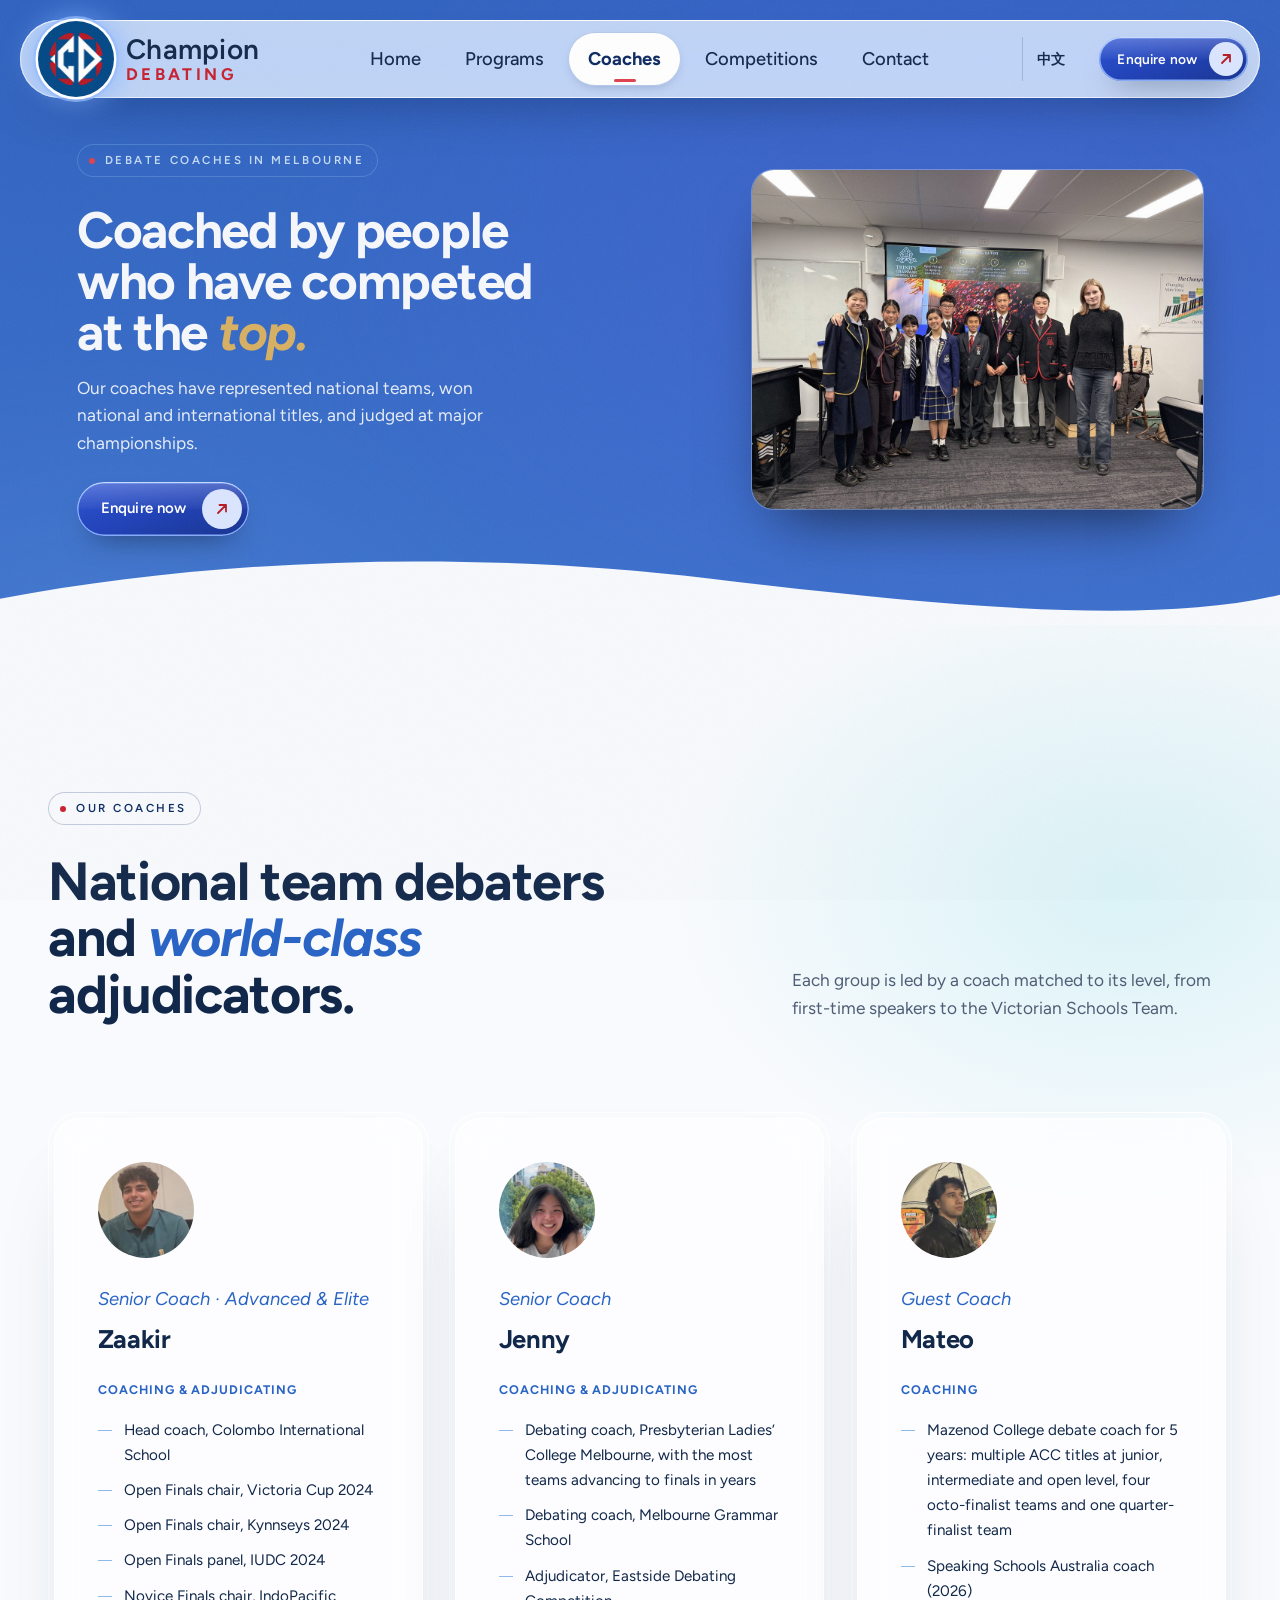
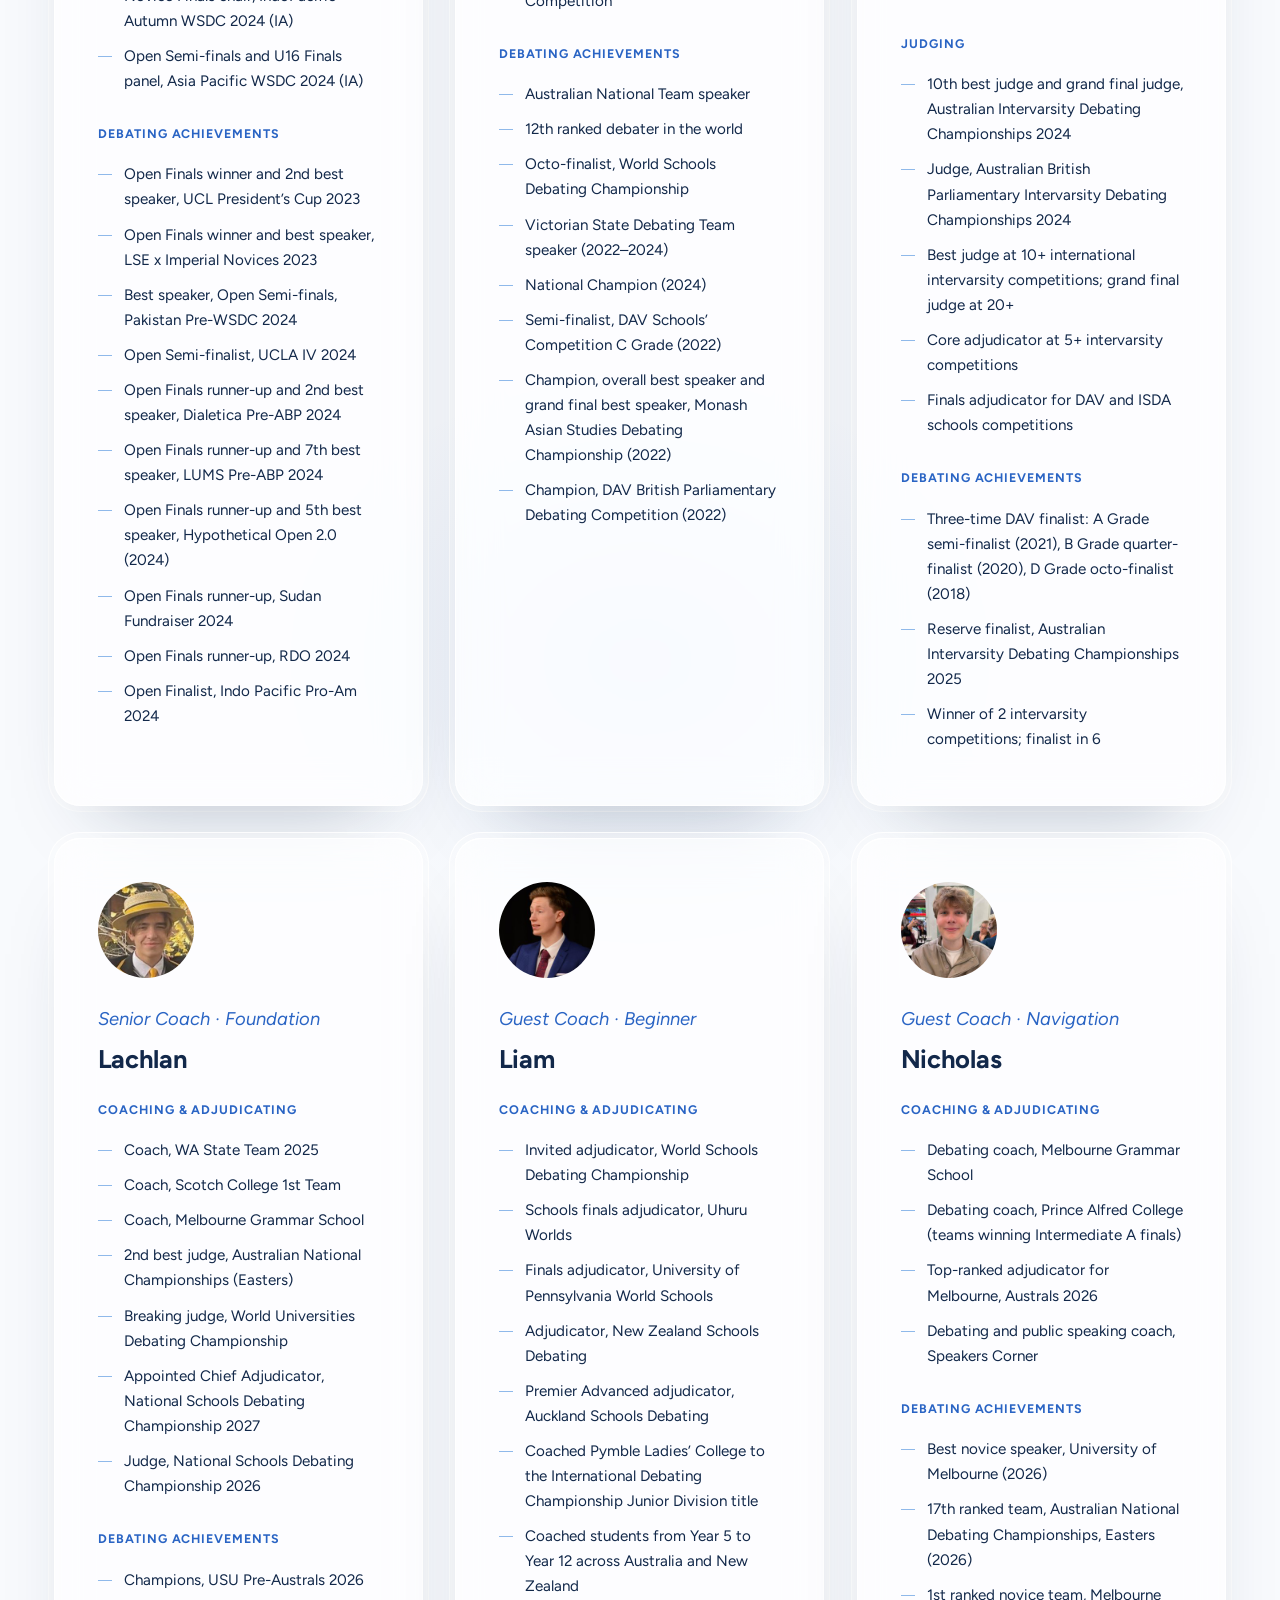
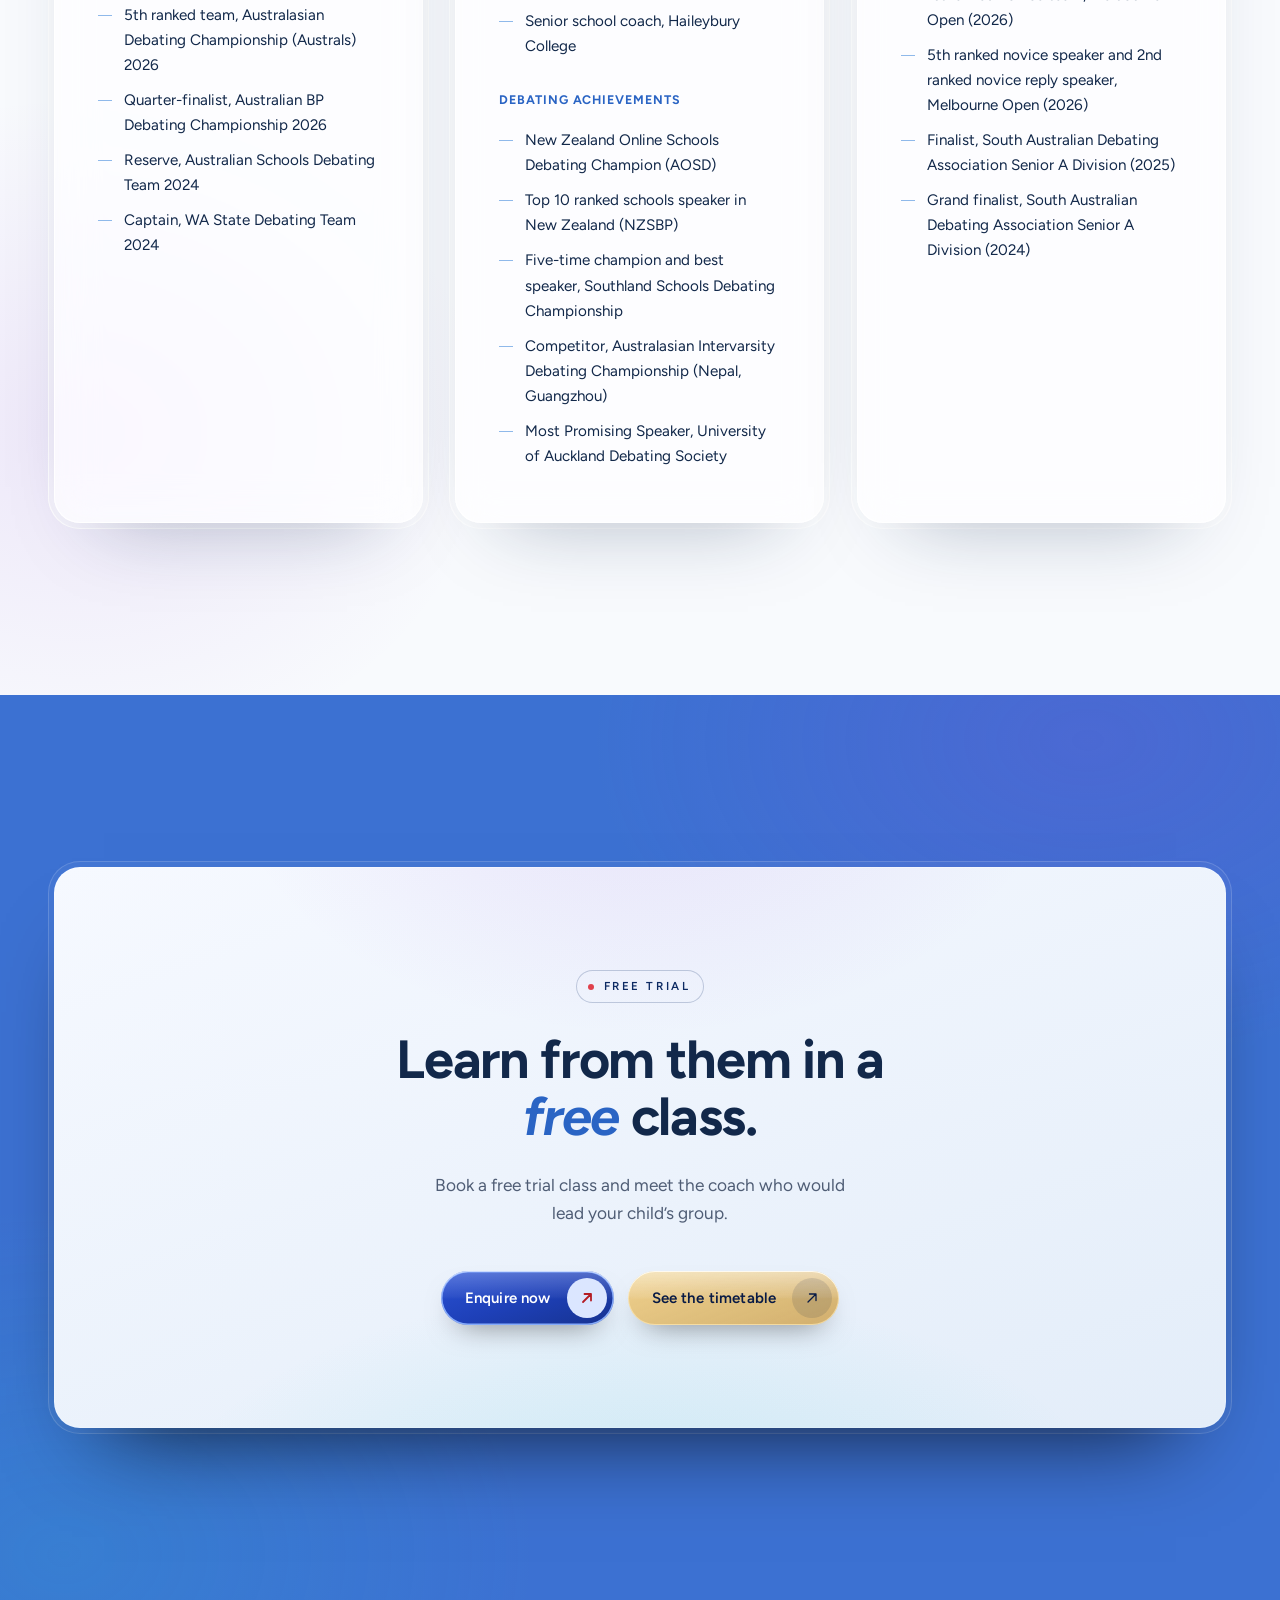
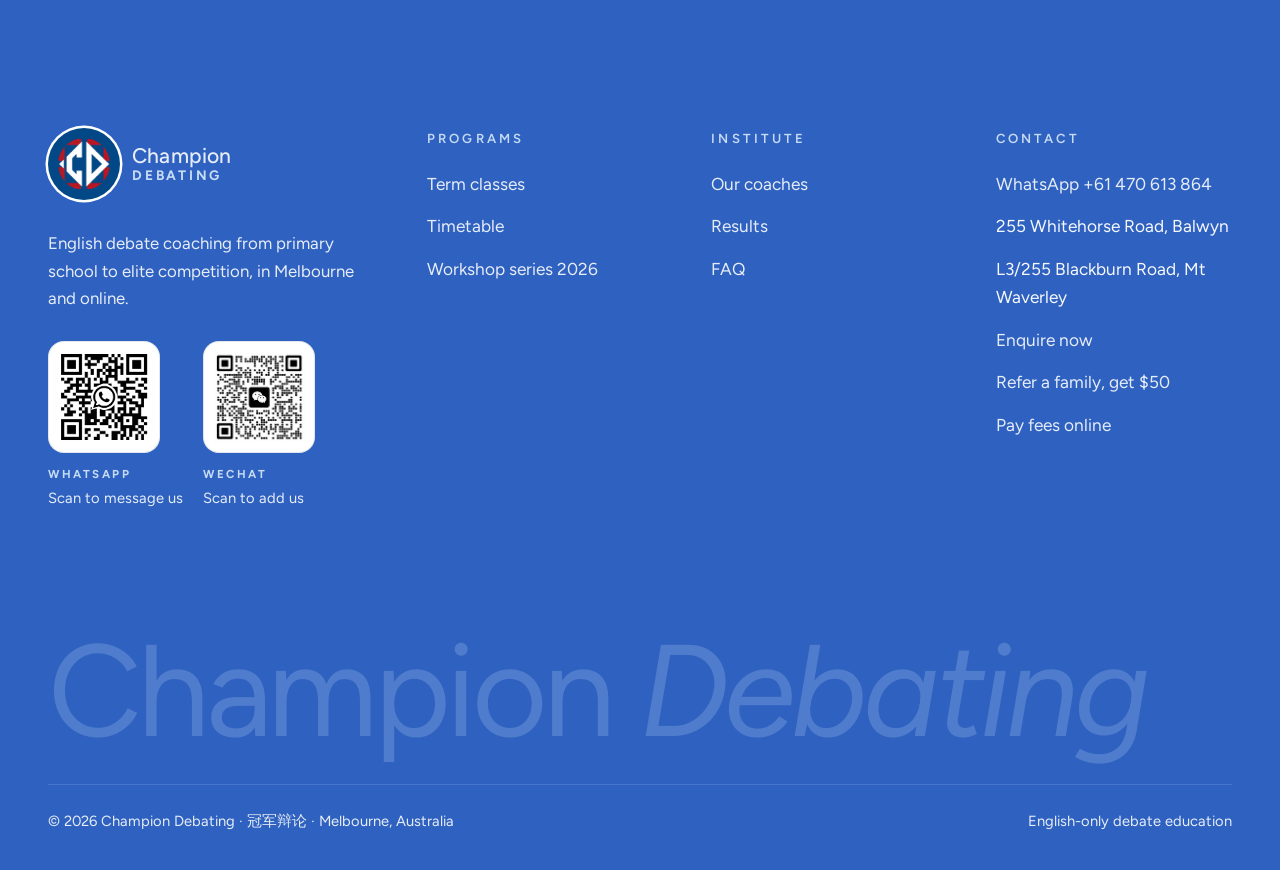
<file: coaches.html>
<!DOCTYPE html>
<html lang="en-AU">
<head>
  <meta charset="UTF-8">
  <meta name="viewport" content="width=device-width, initial-scale=1.0">
  <title>Our Debate Coaches in Melbourne | Champion Debating</title>
  <meta name="description" content="Meet our coaches: national team debaters, international adjudicators and state team coaches teaching English debate in Melbourne. Book a free trial.">
  <link rel="canonical" href="https://www.championdebating.com.au/coaches.html">
  <link rel="alternate" hreflang="en-AU" href="https://www.championdebating.com.au/coaches.html">
  <link rel="alternate" hreflang="zh-Hans" href="https://www.championdebating.com.au/zh/coaches.html">
  <link rel="alternate" hreflang="x-default" href="https://www.championdebating.com.au/coaches.html">
  <meta property="og:type" content="website">
  <meta property="og:site_name" content="Champion Debating">
  <meta property="og:locale" content="en_AU">
  <meta property="og:title" content="Our Debate Coaches in Melbourne | Champion Debating">
  <meta property="og:description" content="Meet our coaches: national team debaters, international adjudicators and state team coaches teaching English debate in Melbourne. Book a free trial.">
  <meta property="og:url" content="https://www.championdebating.com.au/coaches.html">
  <meta property="og:image" content="https://www.championdebating.com.au/og-image.png">
  <meta property="og:image:width" content="1200">
  <meta property="og:image:height" content="630">
  <meta property="og:image:alt" content="Champion Debating logo with the line: Think sharper. Speak smarter.">
  <meta name="twitter:card" content="summary_large_image">
  <meta name="theme-color" content="#2f62c0">
  <script>document.documentElement.classList.add('js');</script>
  <link rel="preconnect" href="https://fonts.googleapis.com">
  <link rel="preconnect" href="https://fonts.gstatic.com" crossorigin>
  <link href="https://fonts.googleapis.com/css2?family=Figtree:ital,wght@0,400..800;1,400..800&display=swap" rel="stylesheet">
  <link rel="icon" type="image/png" href="favicon.png">
  <link rel="apple-touch-icon" href="apple-touch-icon.png">
  <link rel="stylesheet" href="styles.css?v=97">
  <script type="application/ld+json">
  {
    "@context": "https://schema.org",
    "@graph": [
      {
        "@type": "EducationalOrganization",
        "@id": "https://www.championdebating.com.au/#organization",
        "name": "Champion Debating",
        "alternateName": "冠军辩论",
        "url": "https://www.championdebating.com.au/",
        "logo": "https://www.championdebating.com.au/logo-mark.png",
        "image": "https://www.championdebating.com.au/og-image.png",
        "description": "English debate coaching from primary school to elite competition, in Melbourne and online.",
        "telephone": "+61 470 613 864",
        "address": [
          { "@type": "PostalAddress", "streetAddress": "255 Whitehorse Road", "addressLocality": "Balwyn", "addressRegion": "VIC", "addressCountry": "AU" },
          { "@type": "PostalAddress", "streetAddress": "L3/255 Blackburn Road", "addressLocality": "Mount Waverley", "addressRegion": "VIC", "addressCountry": "AU" }
        ],
        "areaServed": {
          "@type": "City",
          "name": "Melbourne"
        }
      },
      {
        "@type": "WebSite",
        "@id": "https://www.championdebating.com.au/#website",
        "url": "https://www.championdebating.com.au/",
        "name": "Champion Debating",
        "publisher": {
          "@id": "https://www.championdebating.com.au/#organization"
        },
        "inLanguage": "en-AU"
      },
      {
        "@type": "WebPage",
        "@id": "https://www.championdebating.com.au/coaches.html#webpage",
        "url": "https://www.championdebating.com.au/coaches.html",
        "name": "Our Debate Coaches in Melbourne | Champion Debating",
        "description": "Meet our coaches: national team debaters, international adjudicators and state team coaches teaching English debate in Melbourne. Book a free trial.",
        "isPartOf": {
          "@id": "https://www.championdebating.com.au/#website"
        },
        "about": {
          "@id": "https://www.championdebating.com.au/#organization"
        },
        "inLanguage": "en-AU",
        "primaryImageOfPage": {
          "@type": "ImageObject",
          "url": "https://www.championdebating.com.au/og-image.png"
        },
        "breadcrumb": {
          "@id": "https://www.championdebating.com.au/coaches.html#breadcrumb"
        }
      },
      {
        "@type": "BreadcrumbList",
        "@id": "https://www.championdebating.com.au/coaches.html#breadcrumb",
        "itemListElement": [
          {
            "@type": "ListItem",
            "position": 1,
            "name": "Home",
            "item": "https://www.championdebating.com.au/"
          },
          {
            "@type": "ListItem",
            "position": 2,
            "name": "Coaches",
            "item": "https://www.championdebating.com.au/coaches.html"
          }
        ]
      },
      {
        "@type": "Person",
        "name": "Zaakir",
        "jobTitle": "Senior Coach · Advanced & Elite",
        "worksFor": {
          "@id": "https://www.championdebating.com.au/#organization"
        }
      },
      {
        "@type": "Person",
        "name": "Jenny",
        "jobTitle": "Senior Coach",
        "worksFor": {
          "@id": "https://www.championdebating.com.au/#organization"
        }
      },
      {
        "@type": "Person",
        "name": "Mateo",
        "jobTitle": "Guest Coach",
        "worksFor": {
          "@id": "https://www.championdebating.com.au/#organization"
        }
      },
      {
        "@type": "Person",
        "name": "Lachlan",
        "jobTitle": "Senior Coach · Foundation",
        "worksFor": {
          "@id": "https://www.championdebating.com.au/#organization"
        }
      },
      {
        "@type": "Person",
        "name": "Liam",
        "jobTitle": "Guest Coach · Beginner",
        "worksFor": {
          "@id": "https://www.championdebating.com.au/#organization"
        }
      },
      {
        "@type": "Person",
        "name": "Nicholas",
        "jobTitle": "Guest Coach · Navigation",
        "worksFor": {
          "@id": "https://www.championdebating.com.au/#organization"
        }
      }
    ]
  }
  </script>
</head>
<body>
  <a class="skip-link" href="#main">Skip to content</a>

  <header>
    <nav class="nav" aria-label="Main">
      <a class="brand" href="index.html" aria-label="Champion Debating home">
        <img class="brand__mark" src="logo-mark.png" alt="" width="40" height="40">
        <span class="brand__word"><b>Champion</b><span>Debating</span></span>
      </a>
      <div class="nav__links">
        <a href="index.html">Home</a>
        <a href="programs.html">Programs</a>
        <a href="coaches.html" aria-current="page">Coaches</a>
        <a href="competitions.html">Competitions</a>
        <a href="contact.html">Contact</a>
      </div>
      <a class="nav__lang" href="zh/coaches.html" lang="zh-Hans" hreflang="zh-Hans">中文</a>
      <a class="btn btn--primary btn--sm" href="contact.html#book">Enquire now
        <span class="btn__icon"><svg viewBox="0 0 16 16" fill="none" stroke="currentColor" stroke-width="1.3" stroke-linecap="round" stroke-linejoin="round" aria-hidden="true"><path d="M4 12 12 4M5.5 4H12v6.5"/></svg></span>
      </a>
      <button class="nav__toggle" type="button" aria-expanded="false" aria-controls="menu" aria-label="Open menu"><span></span><span></span></button>
    </nav>
    <div class="menu" id="menu">
      <div class="menu__links">
        <a href="index.html"><span style="--i:0">Home</span></a>
        <a href="programs.html"><span style="--i:1">Programs</span></a>
        <a href="coaches.html" aria-current="page"><span style="--i:2">Coaches</span></a>
        <a href="competitions.html"><span style="--i:3">Competitions</span></a>
        <a href="contact.html"><span style="--i:4">Contact</span></a>
      </div>
      <div class="menu__foot">
        <a class="menu__lang" href="zh/coaches.html" lang="zh-Hans" hreflang="zh-Hans">中文</a>
        <a class="btn btn--primary" href="contact.html#book">Enquire now
          <span class="btn__icon"><svg viewBox="0 0 16 16" fill="none" stroke="currentColor" stroke-width="1.3" stroke-linecap="round" stroke-linejoin="round" aria-hidden="true"><path d="M4 12 12 4M5.5 4H12v6.5"/></svg></span>
        </a>
      </div>
    </div>
  </header>

  <a class="book-bar btn btn--primary" href="contact.html#book">Enquire now
    <span class="btn__icon"><svg viewBox="0 0 16 16" fill="none" stroke="currentColor" stroke-width="1.3" stroke-linecap="round" stroke-linejoin="round" aria-hidden="true"><path d="M4 12 12 4M5.5 4H12v6.5"/></svg></span>
  </a>

  <main id="main">
    <section class="hero hero--page hero--band on-dark" aria-labelledby="page-title">
      <div class="container hero__content band">
        <figure class="band__photo"><img src="coaches-with-students.jpg" alt="A Champion Debating coach with a group of students in school uniform" width="1200" height="900"></figure>
        <h1 class="eyebrow" id="page-title">Debate coaches in Melbourne</h1>
        <p class="display hero__title">
          <span class="line"><span style="--i:0">Coached by people</span></span>
          <span class="line"><span style="--i:1">who have competed</span></span>
          <span class="line"><span style="--i:2">at the <em>top.</em></span></span>
        </p>
        <p class="lede hero__lede">Our coaches have represented national teams, won national and international titles, and judged at major championships.</p>
        <div class="btn-row">
          <a class="btn btn--primary" href="contact.html#book">Enquire now
            <span class="btn__icon"><svg viewBox="0 0 16 16" fill="none" stroke="currentColor" stroke-width="1.3" stroke-linecap="round" stroke-linejoin="round" aria-hidden="true"><path d="M4 12 12 4M5.5 4H12v6.5"/></svg></span>
          </a>
        </div>
      </div>
      <svg class="hero__wave" viewBox="0 0 1440 90" preserveAspectRatio="none" aria-hidden="true"><path d="M0 62C240 22 520 12 800 42s500 46 640 16V90H0Z"/></svg>
    </section>

    <section class="section section--paper" aria-labelledby="coaches-title">
      <div class="container">
        <div class="section-head">
          <div data-reveal>
            <span class="eyebrow">Our coaches</span>
            <h2 class="h2" id="coaches-title">National team debaters and <em>world-class</em> adjudicators.</h2>
          </div>
          <p class="lede" data-reveal style="--d:120ms">Each group is led by a coach matched to its level, from first-time speakers to the Victorian Schools Team.</p>
        </div>
        <div class="coaches">
          <article class="bezel tilt" data-reveal style="--d:0ms">
            <div class="bezel__core coach">
              <img class="coach__photo tilt__lift" src="coach-zaakir.jpg" alt="Portrait of Zaakir" width="240" height="240" loading="lazy">
              <span class="camp__years tilt__lift">Senior Coach · Advanced &amp; Elite</span>
              <h3 class="h3 tilt__lift">Zaakir</h3>
              <span class="coach__label tilt__lift">Coaching &amp; adjudicating</span>
              <ul class="program__list tilt__lift"><li>Head coach, Colombo International School</li><li>Open Finals chair, Victoria Cup 2024</li><li>Open Finals chair, Kynnseys 2024</li><li>Open Finals panel, IUDC 2024</li><li>Novice Finals chair, IndoPacific Autumn WSDC 2024 (IA)</li><li>Open Semi-finals and U16 Finals panel, Asia Pacific WSDC 2024 (IA)</li></ul>
              <span class="coach__label tilt__lift">Debating achievements</span>
              <ul class="program__list tilt__lift"><li>Open Finals winner and 2nd best speaker, UCL President’s Cup 2023</li><li>Open Finals winner and best speaker, LSE x Imperial Novices 2023</li><li>Best speaker, Open Semi-finals, Pakistan Pre-WSDC 2024</li><li>Open Semi-finalist, UCLA IV 2024</li><li>Open Finals runner-up and 2nd best speaker, Dialetica Pre-ABP 2024</li><li>Open Finals runner-up and 7th best speaker, LUMS Pre-ABP 2024</li><li>Open Finals runner-up and 5th best speaker, Hypothetical Open 2.0 (2024)</li><li>Open Finals runner-up, Sudan Fundraiser 2024</li><li>Open Finals runner-up, RDO 2024</li><li>Open Finalist, Indo Pacific Pro-Am 2024</li></ul>
              <span class="tilt__glare"></span>
            </div>
          </article>
          <article class="bezel tilt" data-reveal style="--d:80ms">
            <div class="bezel__core coach">
              <img class="coach__photo tilt__lift" src="coach-jenny.jpg" alt="Portrait of Jenny" width="240" height="240" loading="lazy">
              <span class="camp__years tilt__lift">Senior Coach</span>
              <h3 class="h3 tilt__lift">Jenny</h3>
              <span class="coach__label tilt__lift">Coaching &amp; adjudicating</span>
              <ul class="program__list tilt__lift"><li>Debating coach, Presbyterian Ladies’ College Melbourne, with the most teams advancing to finals in years</li><li>Debating coach, Melbourne Grammar School</li><li>Adjudicator, Eastside Debating Competition</li></ul>
              <span class="coach__label tilt__lift">Debating achievements</span>
              <ul class="program__list tilt__lift"><li>Australian National Team speaker</li><li>12th ranked debater in the world</li><li>Octo-finalist, World Schools Debating Championship</li><li>Victorian State Debating Team speaker (2022–2024)</li><li>National Champion (2024)</li><li>Semi-finalist, DAV Schools’ Competition C Grade (2022)</li><li>Champion, overall best speaker and grand final best speaker, Monash Asian Studies Debating Championship (2022)</li><li>Champion, DAV British Parliamentary Debating Competition (2022)</li></ul>
              <span class="tilt__glare"></span>
            </div>
          </article>
          <article class="bezel tilt" data-reveal style="--d:160ms">
            <div class="bezel__core coach">
              <img class="coach__photo tilt__lift" src="coach-mateo.jpg" alt="Portrait of Mateo" width="240" height="240" loading="lazy">
              <span class="camp__years tilt__lift">Guest Coach</span>
              <h3 class="h3 tilt__lift">Mateo</h3>
              <span class="coach__label tilt__lift">Coaching</span>
              <ul class="program__list tilt__lift"><li>Mazenod College debate coach for 5 years: multiple ACC titles at junior, intermediate and open level, four octo-finalist teams and one quarter-finalist team</li><li>Speaking Schools Australia coach (2026)</li></ul>
              <span class="coach__label tilt__lift">Judging</span>
              <ul class="program__list tilt__lift"><li>10th best judge and grand final judge, Australian Intervarsity Debating Championships 2024</li><li>Judge, Australian British Parliamentary Intervarsity Debating Championships 2024</li><li>Best judge at 10+ international intervarsity competitions; grand final judge at 20+</li><li>Core adjudicator at 5+ intervarsity competitions</li><li>Finals adjudicator for DAV and ISDA schools competitions</li></ul>
              <span class="coach__label tilt__lift">Debating achievements</span>
              <ul class="program__list tilt__lift"><li>Three-time DAV finalist: A Grade semi-finalist (2021), B Grade quarter-finalist (2020), D Grade octo-finalist (2018)</li><li>Reserve finalist, Australian Intervarsity Debating Championships 2025</li><li>Winner of 2 intervarsity competitions; finalist in 6</li></ul>
              <span class="tilt__glare"></span>
            </div>
          </article>
          <article class="bezel tilt" data-reveal style="--d:0ms">
            <div class="bezel__core coach">
              <img class="coach__photo tilt__lift" src="coach-lachlan.jpg" alt="Portrait of Lachlan" width="240" height="240" loading="lazy">
              <span class="camp__years tilt__lift">Senior Coach · Foundation</span>
              <h3 class="h3 tilt__lift">Lachlan</h3>
              <span class="coach__label tilt__lift">Coaching &amp; adjudicating</span>
              <ul class="program__list tilt__lift"><li>Coach, WA State Team 2025</li><li>Coach, Scotch College 1st Team</li><li>Coach, Melbourne Grammar School</li><li>2nd best judge, Australian National Championships (Easters)</li><li>Breaking judge, World Universities Debating Championship</li><li>Appointed Chief Adjudicator, National Schools Debating Championship 2027</li><li>Judge, National Schools Debating Championship 2026</li></ul>
              <span class="coach__label tilt__lift">Debating achievements</span>
              <ul class="program__list tilt__lift"><li>Champions, USU Pre-Australs 2026</li><li>5th ranked team, Australasian Debating Championship (Australs) 2026</li><li>Quarter-finalist, Australian BP Debating Championship 2026</li><li>Reserve, Australian Schools Debating Team 2024</li><li>Captain, WA State Debating Team 2024</li></ul>
              <span class="tilt__glare"></span>
            </div>
          </article>
          <article class="bezel tilt" data-reveal style="--d:80ms">
            <div class="bezel__core coach">
              <img class="coach__photo tilt__lift" src="coach-liam.jpg" alt="Portrait of Liam" width="240" height="240" loading="lazy">
              <span class="camp__years tilt__lift">Guest Coach · Beginner</span>
              <h3 class="h3 tilt__lift">Liam</h3>
              <span class="coach__label tilt__lift">Coaching &amp; adjudicating</span>
              <ul class="program__list tilt__lift"><li>Invited adjudicator, World Schools Debating Championship</li><li>Schools finals adjudicator, Uhuru Worlds</li><li>Finals adjudicator, University of Pennsylvania World Schools</li><li>Adjudicator, New Zealand Schools Debating</li><li>Premier Advanced adjudicator, Auckland Schools Debating</li><li>Coached Pymble Ladies’ College to the International Debating Championship Junior Division title</li><li>Coached students from Year 5 to Year 12 across Australia and New Zealand</li><li>Senior school coach, Haileybury College</li></ul>
              <span class="coach__label tilt__lift">Debating achievements</span>
              <ul class="program__list tilt__lift"><li>New Zealand Online Schools Debating Champion (AOSD)</li><li>Top 10 ranked schools speaker in New Zealand (NZSBP)</li><li>Five-time champion and best speaker, Southland Schools Debating Championship</li><li>Competitor, Australasian Intervarsity Debating Championship (Nepal, Guangzhou)</li><li>Most Promising Speaker, University of Auckland Debating Society</li></ul>
              <span class="tilt__glare"></span>
            </div>
          </article>
          <article class="bezel tilt" data-reveal style="--d:160ms">
            <div class="bezel__core coach">
              <img class="coach__photo tilt__lift" src="coach-nicholas.jpg" alt="Portrait of Nicholas" width="240" height="240" loading="lazy">
              <span class="camp__years tilt__lift">Guest Coach · Navigation</span>
              <h3 class="h3 tilt__lift">Nicholas</h3>
              <span class="coach__label tilt__lift">Coaching &amp; adjudicating</span>
              <ul class="program__list tilt__lift"><li>Debating coach, Melbourne Grammar School</li><li>Debating coach, Prince Alfred College (teams winning Intermediate A finals)</li><li>Top-ranked adjudicator for Melbourne, Australs 2026</li><li>Debating and public speaking coach, Speakers Corner</li></ul>
              <span class="coach__label tilt__lift">Debating achievements</span>
              <ul class="program__list tilt__lift"><li>Best novice speaker, University of Melbourne (2026)</li><li>17th ranked team, Australian National Debating Championships, Easters (2026)</li><li>1st ranked novice team, Melbourne Open (2026)</li><li>5th ranked novice speaker and 2nd ranked novice reply speaker, Melbourne Open (2026)</li><li>Finalist, South Australian Debating Association Senior A Division (2025)</li><li>Grand finalist, South Australian Debating Association Senior A Division (2024)</li></ul>
              <span class="tilt__glare"></span>
            </div>
          </article>
        </div>
      </div>
    </section>

    <section class="section section--dark on-dark" aria-labelledby="cta-title">
      <div class="container">
        <div class="bezel cta" data-reveal>
          <div class="bezel__core">
            <span class="eyebrow">Free trial</span>
            <h2 class="h2" id="cta-title">Learn from them in a <em>free</em> class.</h2>
            <p class="lede">Book a free trial class and meet the coach who would lead your child’s group.</p>
            <div class="btn-row">
              <a class="btn btn--primary" href="contact.html#book">Enquire now
            <span class="btn__icon"><svg viewBox="0 0 16 16" fill="none" stroke="currentColor" stroke-width="1.3" stroke-linecap="round" stroke-linejoin="round" aria-hidden="true"><path d="M4 12 12 4M5.5 4H12v6.5"/></svg></span>
          </a>
              <a class="btn btn--gold" href="programs.html#timetable">See the timetable
            <span class="btn__icon"><svg viewBox="0 0 16 16" fill="none" stroke="currentColor" stroke-width="1.3" stroke-linecap="round" stroke-linejoin="round" aria-hidden="true"><path d="M4 12 12 4M5.5 4H12v6.5"/></svg></span>
          </a>
            </div>
          </div>
        </div>
      </div>
    </section>
  </main>

  <footer class="footer">
    <div class="container">
      <div class="footer__grid">
        <div>
          <a class="brand" href="index.html" aria-label="Champion Debating home">
            <img class="brand__mark" src="logo-mark.png" alt="" width="40" height="40">
            <span class="brand__word"><b>Champion</b><span>Debating</span></span>
          </a>
          <p class="footer__blurb">English debate coaching from primary school to elite competition, in Melbourne and online.</p>
          <div class="qr-codes">
            <figure class="qr">
              <a href="https://wa.me/61470613864"><img src="qr-whatsapp.png" alt="QR code to message Champion Debating on WhatsApp" width="112" height="112" loading="lazy"></a>
              <figcaption><b>WhatsApp</b>Scan to message us</figcaption>
            </figure>
            <figure class="qr">
              <img src="qr-wechat.png" alt="QR code to add Champion Debating on WeChat" width="112" height="112" loading="lazy">
              <figcaption><b>WeChat</b>Scan to add us</figcaption>
            </figure>
          </div>
        </div>
        <div>
          <h2>Programs</h2>
          <ul>
            <li><a href="programs.html#programs">Term classes</a></li>
            <li><a href="programs.html#timetable">Timetable</a></li>
            <li><a href="competitions.html#workshops">Workshop series 2026</a></li>
          </ul>
        </div>
        <div>
          <h2>Institute</h2>
          <ul>
            <li><a href="coaches.html">Our coaches</a></li>
            <li><a href="competitions.html#results">Results</a></li>
            <li><a href="programs.html#faq">FAQ</a></li>
          </ul>
        </div>
        <div>
          <h2>Contact</h2>
          <ul>
            <li><a href="https://wa.me/61470613864">WhatsApp +61 470 613 864</a></li>
            <li>255 Whitehorse Road, Balwyn</li>
            <li>L3/255 Blackburn Road, Mt Waverley</li>
            <li><a href="contact.html#book">Enquire now</a></li>
            <li><a href="refer.html">Refer a family, get $50</a></li>
            <li><a href="pay.html">Pay fees online</a></li>
          </ul>
        </div>
      </div>
      <p class="footer__word" aria-hidden="true">Champion <em>Debating</em></p>
      <div class="footer__legal">
        <p>© <span data-year>2026</span> Champion Debating · <span lang="zh-Hans">冠军辩论</span> · Melbourne, Australia</p>
        <p>English-only debate education</p>
      </div>
    </div>
  </footer>

  <script src="main.js?v=17" defer></script>
</body>
</html>
</file>
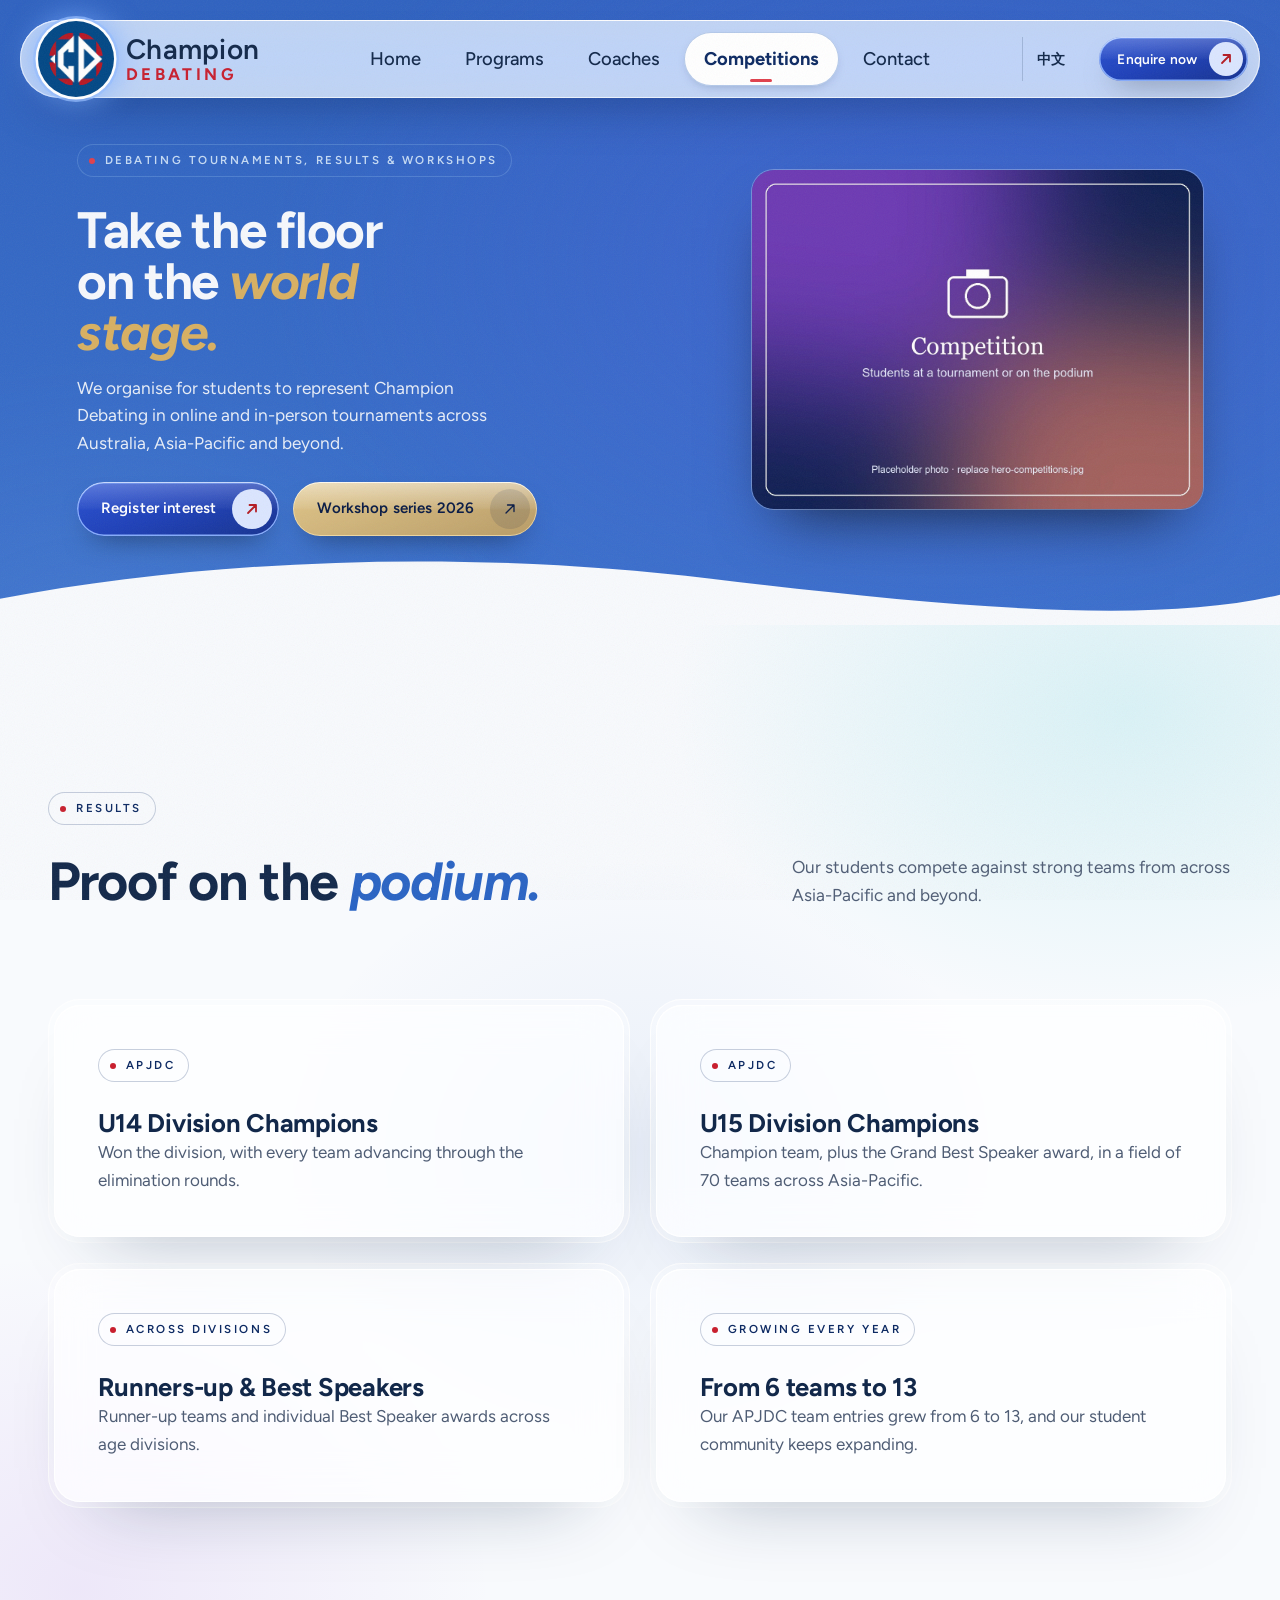
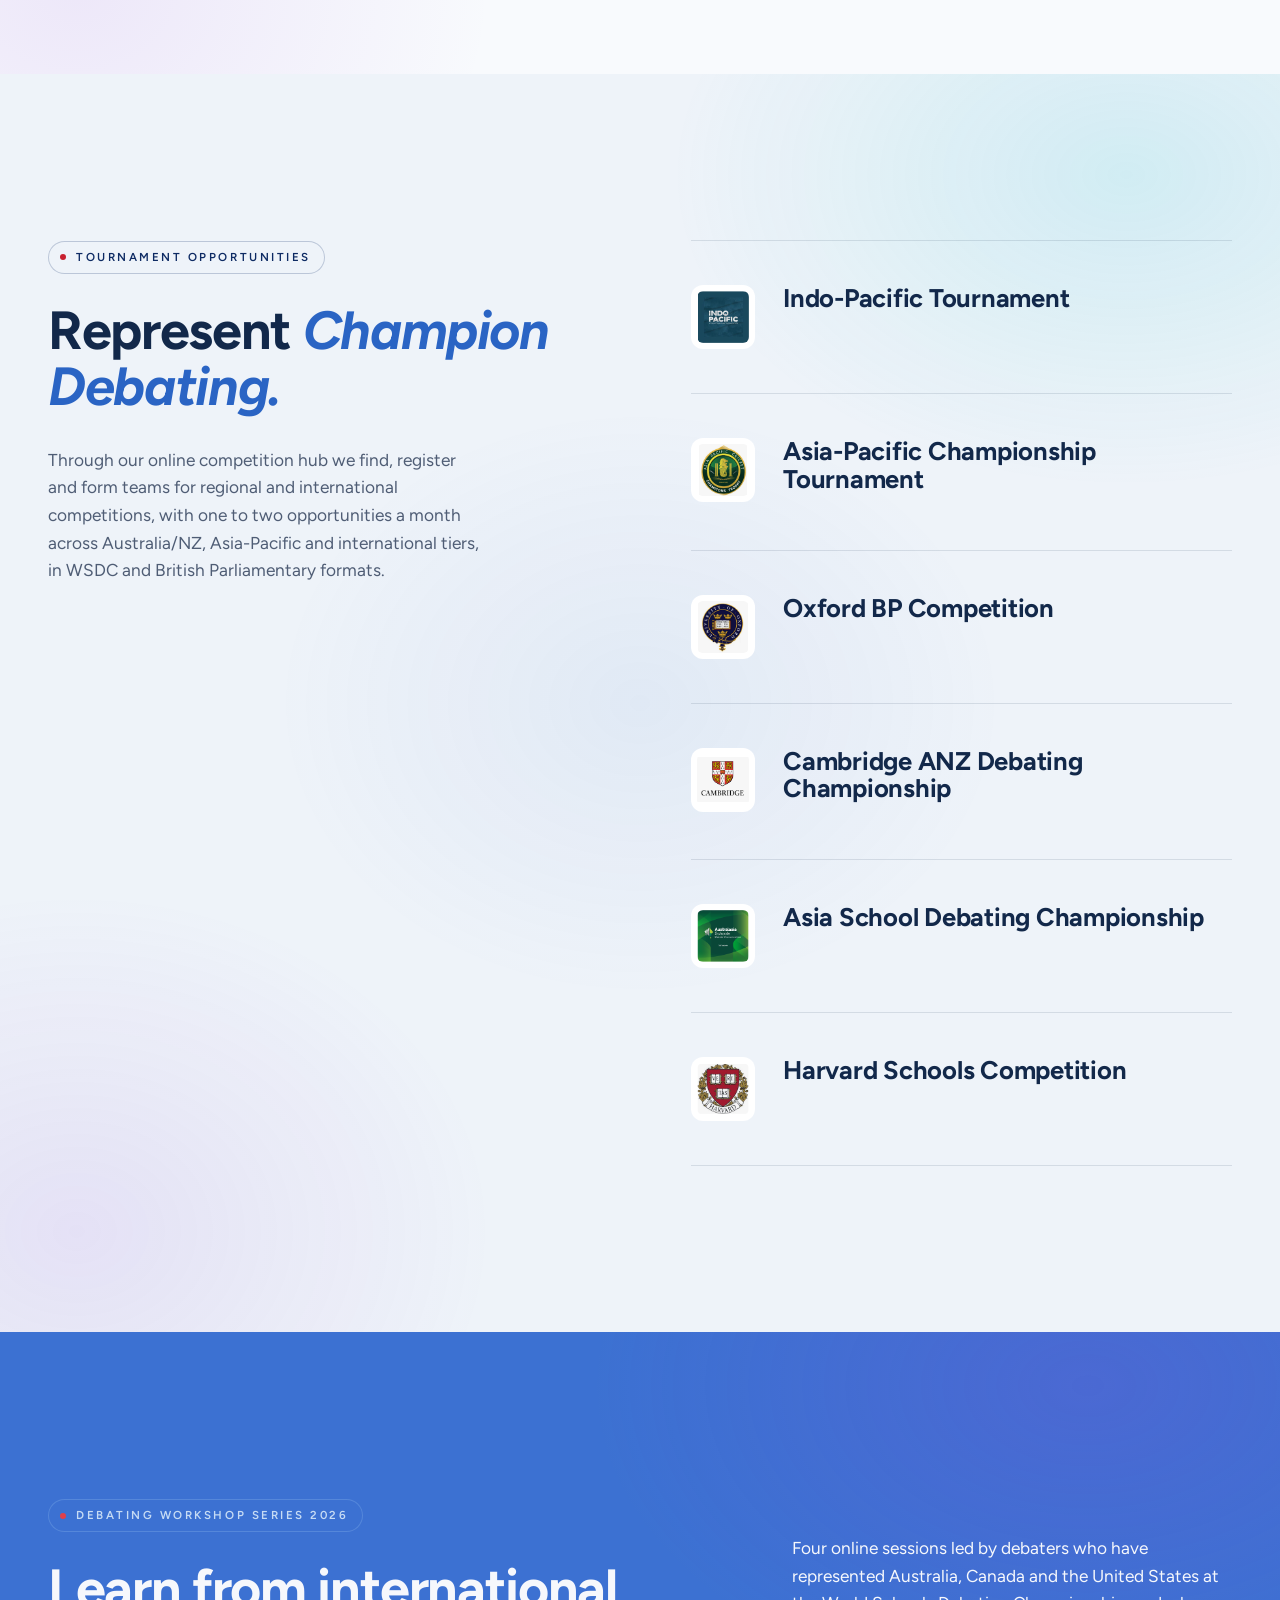
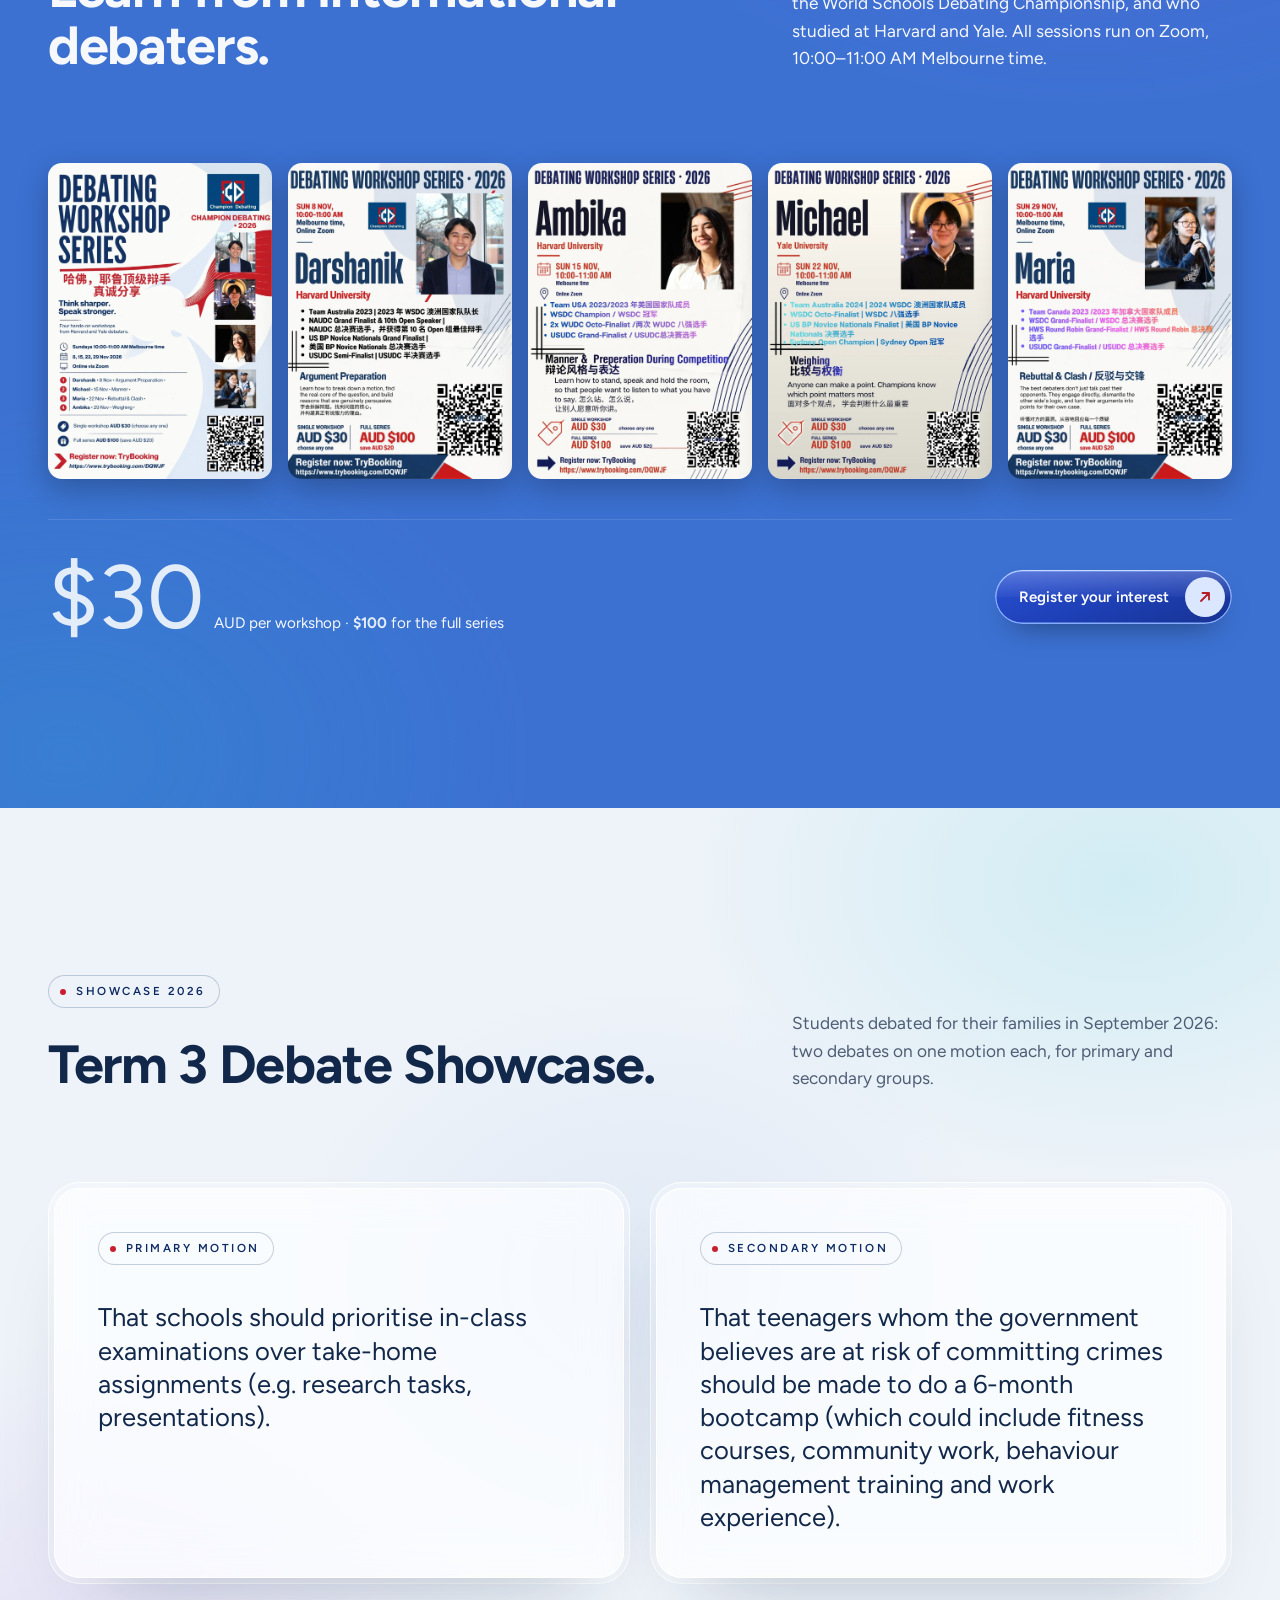
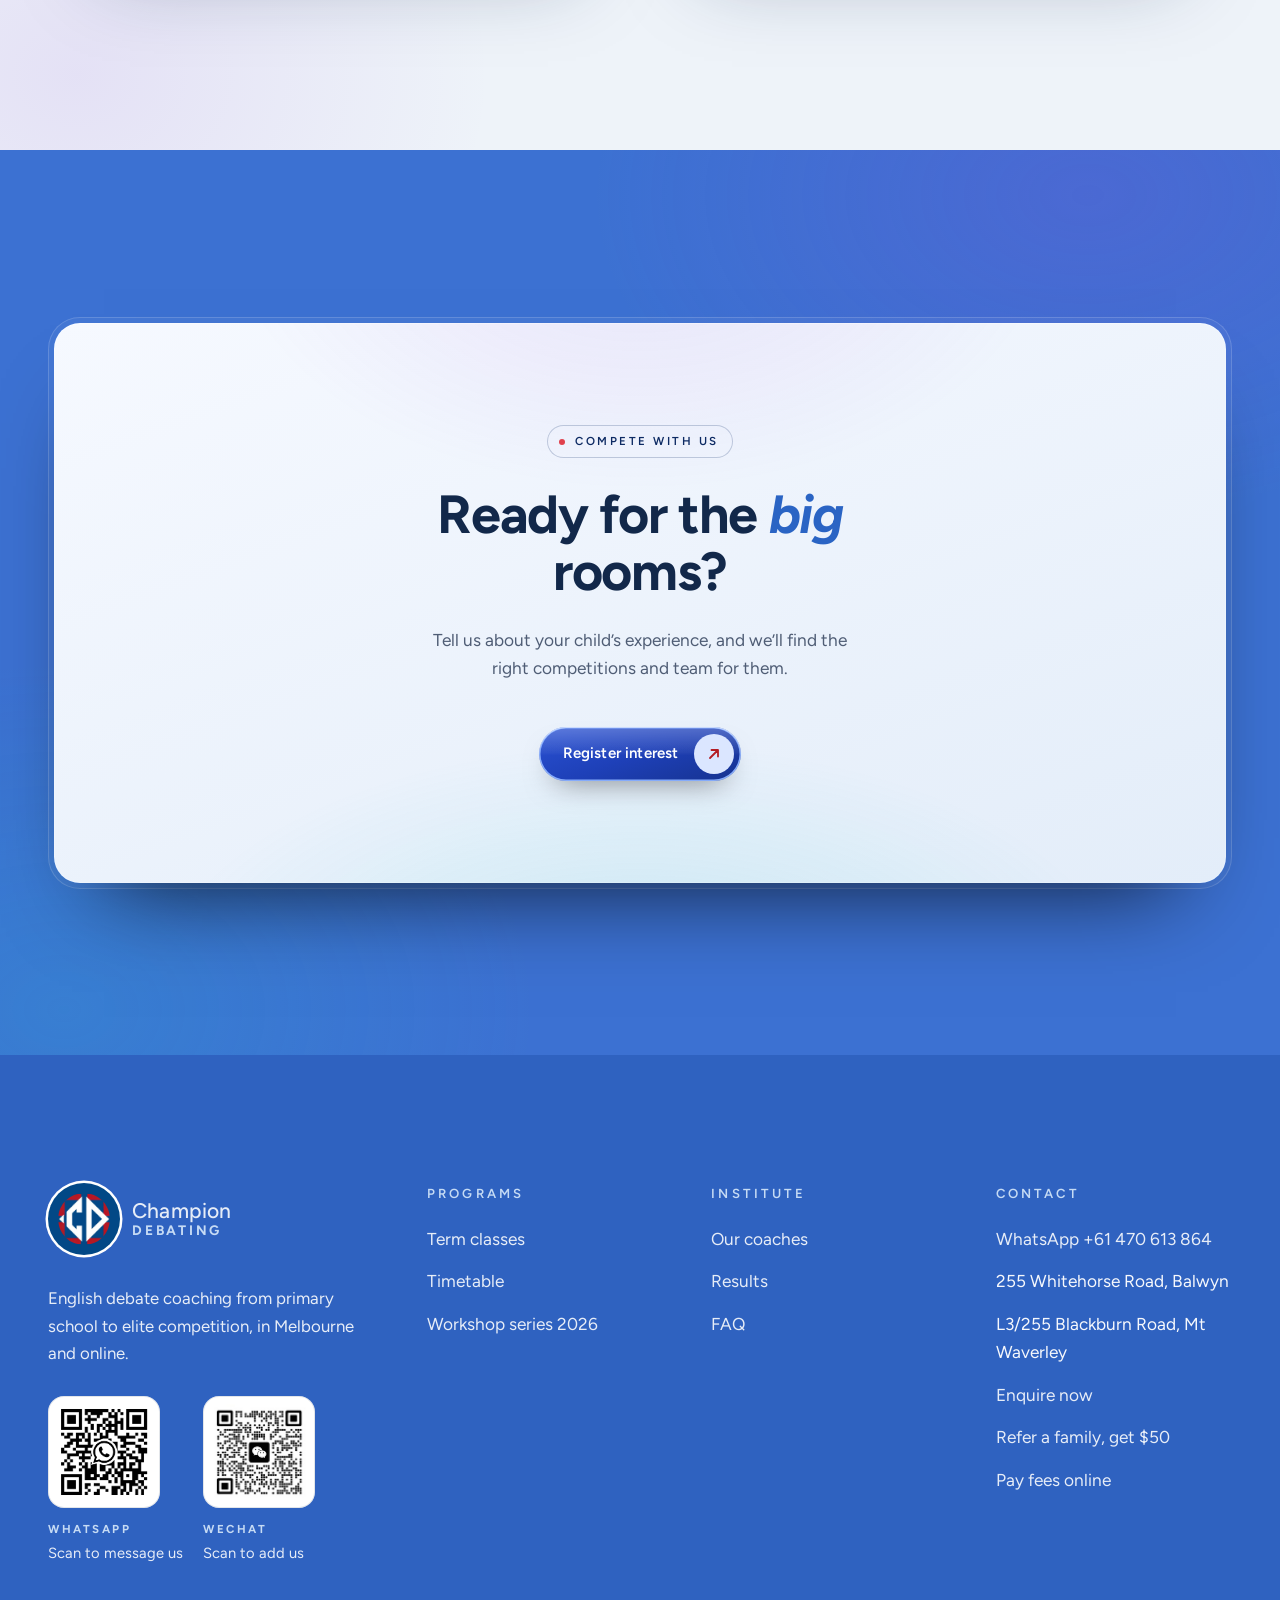
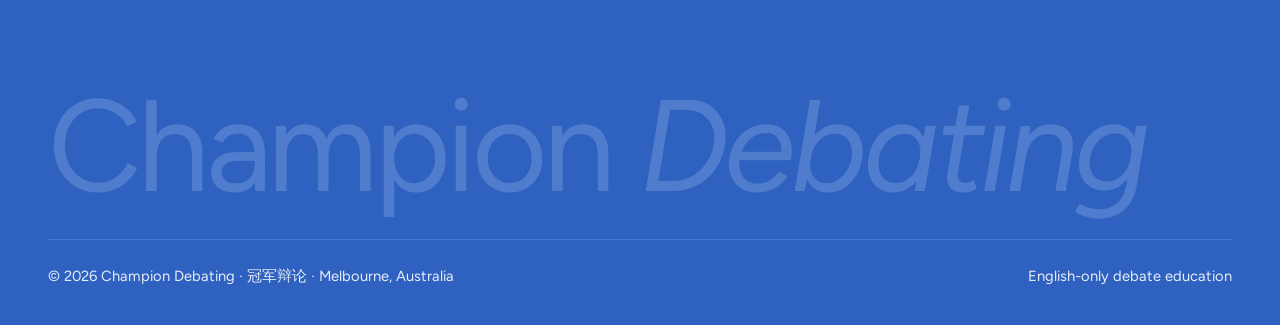
<file: competitions.html>
<!DOCTYPE html>
<html lang="en-AU">
<head>
  <meta charset="UTF-8">
  <meta name="viewport" content="width=device-width, initial-scale=1.0">
  <title>Debating Tournaments &amp; Results Melbourne | Champion Debating</title>
  <meta name="description" content="APJDC U14 and U15 champions. Represent Champion Debating at international tournaments, and join our 2026 online workshops led by Harvard and Yale debaters.">
  <link rel="canonical" href="https://www.championdebating.com.au/competitions.html">
  <link rel="alternate" hreflang="en-AU" href="https://www.championdebating.com.au/competitions.html">
  <link rel="alternate" hreflang="zh-Hans" href="https://www.championdebating.com.au/zh/competitions.html">
  <link rel="alternate" hreflang="x-default" href="https://www.championdebating.com.au/competitions.html">
  <meta property="og:type" content="website">
  <meta property="og:site_name" content="Champion Debating">
  <meta property="og:locale" content="en_AU">
  <meta property="og:title" content="Debating Tournaments &amp; Results Melbourne | Champion Debating">
  <meta property="og:description" content="APJDC U14 and U15 champions. Represent Champion Debating at international tournaments, and join our 2026 online workshops led by Harvard and Yale debaters.">
  <meta property="og:url" content="https://www.championdebating.com.au/competitions.html">
  <meta property="og:image" content="https://www.championdebating.com.au/og-image.png">
  <meta property="og:image:width" content="1200">
  <meta property="og:image:height" content="630">
  <meta property="og:image:alt" content="Champion Debating logo with the line: Think sharper. Speak smarter.">
  <meta name="twitter:card" content="summary_large_image">
  <meta name="theme-color" content="#2f62c0">
  <script>document.documentElement.classList.add('js');</script>
  <link rel="preconnect" href="https://fonts.googleapis.com">
  <link rel="preconnect" href="https://fonts.gstatic.com" crossorigin>
  <link href="https://fonts.googleapis.com/css2?family=Figtree:ital,wght@0,400..800;1,400..800&display=swap" rel="stylesheet">
  <link rel="icon" type="image/png" href="favicon.png">
  <link rel="apple-touch-icon" href="apple-touch-icon.png">
  <link rel="stylesheet" href="styles.css?v=97">
  <script type="application/ld+json">
  {
    "@context": "https://schema.org",
    "@graph": [
      {
        "@type": "EducationalOrganization",
        "@id": "https://www.championdebating.com.au/#organization",
        "name": "Champion Debating",
        "alternateName": "冠军辩论",
        "url": "https://www.championdebating.com.au/",
        "logo": "https://www.championdebating.com.au/logo-mark.png",
        "image": "https://www.championdebating.com.au/og-image.png",
        "description": "English debate coaching from primary school to elite competition, in Melbourne and online.",
        "telephone": "+61 470 613 864",
        "address": [
          { "@type": "PostalAddress", "streetAddress": "255 Whitehorse Road", "addressLocality": "Balwyn", "addressRegion": "VIC", "addressCountry": "AU" },
          { "@type": "PostalAddress", "streetAddress": "L3/255 Blackburn Road", "addressLocality": "Mount Waverley", "addressRegion": "VIC", "addressCountry": "AU" }
        ],
        "areaServed": {
          "@type": "City",
          "name": "Melbourne"
        }
      },
      {
        "@type": "WebSite",
        "@id": "https://www.championdebating.com.au/#website",
        "url": "https://www.championdebating.com.au/",
        "name": "Champion Debating",
        "publisher": {
          "@id": "https://www.championdebating.com.au/#organization"
        },
        "inLanguage": "en-AU"
      },
      {
        "@type": "WebPage",
        "@id": "https://www.championdebating.com.au/competitions.html#webpage",
        "url": "https://www.championdebating.com.au/competitions.html",
        "name": "Debating Tournaments & Results Melbourne | Champion Debating",
        "description": "APJDC U14 and U15 champions. Represent Champion Debating at international tournaments, and join our 2026 online workshops led by Harvard and Yale debaters.",
        "isPartOf": {
          "@id": "https://www.championdebating.com.au/#website"
        },
        "about": {
          "@id": "https://www.championdebating.com.au/#organization"
        },
        "inLanguage": "en-AU",
        "primaryImageOfPage": {
          "@type": "ImageObject",
          "url": "https://www.championdebating.com.au/og-image.png"
        },
        "breadcrumb": {
          "@id": "https://www.championdebating.com.au/competitions.html#breadcrumb"
        }
      },
      {
        "@type": "BreadcrumbList",
        "@id": "https://www.championdebating.com.au/competitions.html#breadcrumb",
        "itemListElement": [
          {
            "@type": "ListItem",
            "position": 1,
            "name": "Home",
            "item": "https://www.championdebating.com.au/"
          },
          {
            "@type": "ListItem",
            "position": 2,
            "name": "Competitions",
            "item": "https://www.championdebating.com.au/competitions.html"
          }
        ]
      },
      {
        "@type": "Event",
        "name": "Debating workshop: Argument Preparation",
        "startDate": "2026-11-08T10:00:00+11:00",
        "endDate": "2026-11-08T11:00:00+11:00",
        "eventStatus": "https://schema.org/EventScheduled",
        "eventAttendanceMode": "https://schema.org/OnlineEventAttendanceMode",
        "location": {
          "@type": "VirtualLocation",
          "url": "https://www.championdebating.com.au/competitions.html#workshops"
        },
        "organizer": {
          "@id": "https://www.championdebating.com.au/#organization"
        },
        "performer": {
          "@type": "Person",
          "name": "Darshanik"
        },
        "offers": {
          "@type": "Offer",
          "price": "30",
          "priceCurrency": "AUD",
          "url": "https://www.championdebating.com.au/competitions.html#workshops"
        }
      },
      {
        "@type": "Event",
        "name": "Debating workshop: Manner & Preparation During Competition",
        "startDate": "2026-11-22T10:00:00+11:00",
        "endDate": "2026-11-22T11:00:00+11:00",
        "eventStatus": "https://schema.org/EventScheduled",
        "eventAttendanceMode": "https://schema.org/OnlineEventAttendanceMode",
        "location": {
          "@type": "VirtualLocation",
          "url": "https://www.championdebating.com.au/competitions.html#workshops"
        },
        "organizer": {
          "@id": "https://www.championdebating.com.au/#organization"
        },
        "performer": {
          "@type": "Person",
          "name": "Michael"
        },
        "offers": {
          "@type": "Offer",
          "price": "30",
          "priceCurrency": "AUD",
          "url": "https://www.championdebating.com.au/competitions.html#workshops"
        }
      },
      {
        "@type": "Event",
        "name": "Debating workshop: Rebuttal & Clash",
        "startDate": "2026-11-29T10:00:00+11:00",
        "endDate": "2026-11-29T11:00:00+11:00",
        "eventStatus": "https://schema.org/EventScheduled",
        "eventAttendanceMode": "https://schema.org/OnlineEventAttendanceMode",
        "location": {
          "@type": "VirtualLocation",
          "url": "https://www.championdebating.com.au/competitions.html#workshops"
        },
        "organizer": {
          "@id": "https://www.championdebating.com.au/#organization"
        },
        "performer": {
          "@type": "Person",
          "name": "Maria"
        },
        "offers": {
          "@type": "Offer",
          "price": "30",
          "priceCurrency": "AUD",
          "url": "https://www.championdebating.com.au/competitions.html#workshops"
        }
      },
      {
        "@type": "Event",
        "name": "Debating workshop: Weighing",
        "startDate": "2026-11-15T10:00:00+11:00",
        "endDate": "2026-11-15T11:00:00+11:00",
        "eventStatus": "https://schema.org/EventScheduled",
        "eventAttendanceMode": "https://schema.org/OnlineEventAttendanceMode",
        "location": {
          "@type": "VirtualLocation",
          "url": "https://www.championdebating.com.au/competitions.html#workshops"
        },
        "organizer": {
          "@id": "https://www.championdebating.com.au/#organization"
        },
        "performer": {
          "@type": "Person",
          "name": "Ambika"
        },
        "offers": {
          "@type": "Offer",
          "price": "30",
          "priceCurrency": "AUD",
          "url": "https://www.championdebating.com.au/competitions.html#workshops"
        }
      }
    ]
  }
  </script>
</head>
<body>
  <a class="skip-link" href="#main">Skip to content</a>

  <header>
    <nav class="nav" aria-label="Main">
      <a class="brand" href="index.html" aria-label="Champion Debating home">
        <img class="brand__mark" src="logo-mark.png" alt="" width="40" height="40">
        <span class="brand__word"><b>Champion</b><span>Debating</span></span>
      </a>
      <div class="nav__links">
        <a href="index.html">Home</a>
        <a href="programs.html">Programs</a>
        <a href="coaches.html">Coaches</a>
        <a href="competitions.html" aria-current="page">Competitions</a>
        <a href="contact.html">Contact</a>
      </div>
      <a class="nav__lang" href="zh/competitions.html" lang="zh-Hans" hreflang="zh-Hans">中文</a>
      <a class="btn btn--primary btn--sm" href="contact.html#book">Enquire now
        <span class="btn__icon"><svg viewBox="0 0 16 16" fill="none" stroke="currentColor" stroke-width="1.3" stroke-linecap="round" stroke-linejoin="round" aria-hidden="true"><path d="M4 12 12 4M5.5 4H12v6.5"/></svg></span>
      </a>
      <button class="nav__toggle" type="button" aria-expanded="false" aria-controls="menu" aria-label="Open menu"><span></span><span></span></button>
    </nav>
    <div class="menu" id="menu">
      <div class="menu__links">
        <a href="index.html"><span style="--i:0">Home</span></a>
        <a href="programs.html"><span style="--i:1">Programs</span></a>
        <a href="coaches.html"><span style="--i:2">Coaches</span></a>
        <a href="competitions.html" aria-current="page"><span style="--i:3">Competitions</span></a>
        <a href="contact.html"><span style="--i:4">Contact</span></a>
      </div>
      <div class="menu__foot">
        <a class="menu__lang" href="zh/competitions.html" lang="zh-Hans" hreflang="zh-Hans">中文</a>
        <a class="btn btn--primary" href="contact.html#book">Enquire now
          <span class="btn__icon"><svg viewBox="0 0 16 16" fill="none" stroke="currentColor" stroke-width="1.3" stroke-linecap="round" stroke-linejoin="round" aria-hidden="true"><path d="M4 12 12 4M5.5 4H12v6.5"/></svg></span>
        </a>
      </div>
    </div>
  </header>

  <a class="book-bar btn btn--primary" href="contact.html#book">Enquire now
    <span class="btn__icon"><svg viewBox="0 0 16 16" fill="none" stroke="currentColor" stroke-width="1.3" stroke-linecap="round" stroke-linejoin="round" aria-hidden="true"><path d="M4 12 12 4M5.5 4H12v6.5"/></svg></span>
  </a>

  <main id="main">
    <section class="hero hero--page hero--band on-dark" aria-labelledby="page-title">
      <div class="container hero__content band">
        <figure class="band__photo"><img src="hero-competitions.jpg" alt="Placeholder for a photo of students at a tournament" width="1200" height="900"></figure>
        <h1 class="eyebrow" id="page-title">Debating tournaments, results &amp; workshops</h1>
        <p class="display hero__title">
          <span class="line"><span style="--i:0">Take the floor</span></span>
          <span class="line"><span style="--i:1">on the <em>world</em></span></span>
          <span class="line"><span style="--i:2"><em>stage.</em></span></span>
        </p>
        <p class="lede hero__lede">We organise for students to represent Champion Debating in online and in-person tournaments across Australia, Asia-Pacific and beyond.</p>
        <div class="btn-row">
          <a class="btn btn--primary" href="contact.html#book">Register interest
            <span class="btn__icon"><svg viewBox="0 0 16 16" fill="none" stroke="currentColor" stroke-width="1.3" stroke-linecap="round" stroke-linejoin="round" aria-hidden="true"><path d="M4 12 12 4M5.5 4H12v6.5"/></svg></span>
          </a>
          <a class="btn btn--gold" href="#workshops">Workshop series 2026
            <span class="btn__icon"><svg viewBox="0 0 16 16" fill="none" stroke="currentColor" stroke-width="1.3" stroke-linecap="round" stroke-linejoin="round" aria-hidden="true"><path d="M4 12 12 4M5.5 4H12v6.5"/></svg></span>
          </a>
        </div>
      </div>
      <svg class="hero__wave" viewBox="0 0 1440 90" preserveAspectRatio="none" aria-hidden="true"><path d="M0 62C240 22 520 12 800 42s500 46 640 16V90H0Z"/></svg>
    </section>

    <section class="section section--paper" id="results" aria-labelledby="results-title">
      <div class="container">
        <div class="section-head">
          <div data-reveal>
            <span class="eyebrow">Results</span>
            <h2 class="h2" id="results-title">Proof on the <em>podium.</em></h2>
          </div>
          <p class="lede" data-reveal style="--d:120ms">Our students compete against strong teams from across Asia-Pacific and beyond.</p>
        </div>
        <div class="duo">
          <article class="bezel" data-reveal><div class="bezel__core"><span class="eyebrow">APJDC</span><h3 class="h3">U14 Division Champions</h3><p class="muted">Won the division, with every team advancing through the elimination rounds.</p></div></article>
          <article class="bezel" data-reveal style="--d:100ms"><div class="bezel__core"><span class="eyebrow">APJDC</span><h3 class="h3">U15 Division Champions</h3><p class="muted">Champion team, plus the Grand Best Speaker award, in a field of 70 teams across Asia-Pacific.</p></div></article>
          <article class="bezel" data-reveal><div class="bezel__core"><span class="eyebrow">Across divisions</span><h3 class="h3">Runners-up &amp; Best Speakers</h3><p class="muted">Runner-up teams and individual Best Speaker awards across age divisions.</p></div></article>
          <article class="bezel" data-reveal style="--d:100ms"><div class="bezel__core"><span class="eyebrow">Growing every year</span><h3 class="h3">From 6 teams to 13</h3><p class="muted">Our APJDC team entries grew from 6 to 13, and our student community keeps expanding.</p></div></article>
        </div>
      </div>
    </section>

    <section class="section section--cream" aria-labelledby="tournaments-title">
      <div class="container split">
        <div class="split__sticky" data-reveal>
          <span class="eyebrow">Tournament opportunities</span>
          <h2 class="h2" id="tournaments-title">Represent <em>Champion Debating.</em></h2>
          <p class="lede">Through our online competition hub we find, register and form teams for regional and international competitions, with one to two opportunities a month across Australia/NZ, Asia-Pacific and international tiers, in WSDC and British Parliamentary formats.</p>
        </div>
        <ol class="principles">
          <li data-reveal style="--d:0ms"><img class="tournament__logo" src="logo-indo-pacific.png" alt="" width="64" height="64" loading="lazy"><div><h3 class="h3">Indo-Pacific Tournament</h3></div></li>
          <li data-reveal style="--d:60ms"><img class="tournament__logo" src="logo-asia-pacific.png" alt="" width="64" height="64" loading="lazy"><div><h3 class="h3">Asia-Pacific Championship Tournament</h3></div></li>
          <li data-reveal style="--d:120ms"><img class="tournament__logo" src="logo-oxford.png" alt="" width="64" height="64" loading="lazy"><div><h3 class="h3">Oxford BP Competition</h3></div></li>
          <li data-reveal style="--d:180ms"><img class="tournament__logo" src="logo-cambridge.png" alt="" width="64" height="64" loading="lazy"><div><h3 class="h3">Cambridge ANZ Debating Championship</h3></div></li>
          <li data-reveal style="--d:240ms"><img class="tournament__logo" src="logo-asia-schools.png" alt="" width="64" height="64" loading="lazy"><div><h3 class="h3">Asia School Debating Championship</h3></div></li>
          <li data-reveal style="--d:300ms"><img class="tournament__logo" src="logo-harvard.png" alt="" width="64" height="64" loading="lazy"><div><h3 class="h3">Harvard Schools Competition</h3></div></li>
        </ol>
      </div>
    </section>

    <section class="section section--blue on-dark" id="workshops" aria-labelledby="workshops-title">
      <div class="container">
        <div class="section-head">
          <div data-reveal>
            <span class="eyebrow">Debating Workshop Series 2026</span>
            <h2 class="h2" id="workshops-title">Learn from international debaters.</h2>
          </div>
          <p class="lede" data-reveal style="--d:120ms">Four online sessions led by debaters who have represented Australia, Canada and the United States at the World Schools Debating Championship, and who studied at Harvard and Yale. All sessions run on Zoom, 10:00–11:00 AM Melbourne time.</p>
        </div>
        <div class="posters" data-reveal>
          <a class="poster" href="workshop-series.webp"><img src="workshop-series.webp" alt="Poster for the Debating Workshop Series 2026: four Zoom workshops with Harvard and Yale debaters on 8, 15, 22 and 29 November, 10:00–11:00 AM Melbourne time. AUD $30 per workshop or $100 for the full series." width="1060" height="1499" loading="lazy"></a>
          <a class="poster" href="workshop-darshanik.webp"><img src="workshop-darshanik.webp" alt="Poster for the Argument Preparation workshop with Darshanik of Harvard University, Team Australia captain at WSDC 2023." width="1060" height="1499" loading="lazy"></a>
          <a class="poster" href="workshop-ambika.webp"><img src="workshop-ambika.webp" alt="Poster for the Weighing workshop with Ambika of Harvard University, WSDC Champion with Team USA in 2023." width="1060" height="1499" loading="lazy"></a>
          <a class="poster" href="workshop-michael.webp"><img src="workshop-michael.webp" alt="Poster for the Manner and Preparation During Competition workshop with Michael of Yale University, Team Australia at WSDC 2024." width="1060" height="1499" loading="lazy"></a>
          <a class="poster" href="workshop-maria.webp"><img src="workshop-maria.webp" alt="Poster for the Rebuttal and Clash workshop with Maria of Harvard University, Team Canada at WSDC 2023." width="1060" height="1499" loading="lazy"></a>
        </div>
        <div class="workshops__book" data-reveal>
          <p class="price"><b>$30</b><span>AUD per workshop · <strong>$100</strong> for the full series</span></p>
          <a class="btn btn--primary" href="contact.html#book">Register your interest
            <span class="btn__icon"><svg viewBox="0 0 16 16" fill="none" stroke="currentColor" stroke-width="1.3" stroke-linecap="round" stroke-linejoin="round" aria-hidden="true"><path d="M4 12 12 4M5.5 4H12v6.5"/></svg></span>
          </a>
        </div>
      </div>
    </section>

    <section class="section section--cream" aria-labelledby="showcase-title">
      <div class="container">
        <div class="section-head">
          <div data-reveal>
            <span class="eyebrow">Showcase 2026</span>
            <h2 class="h2" id="showcase-title">Term 3 Debate Showcase.</h2>
          </div>
          <p class="lede" data-reveal style="--d:120ms">Students debated for their families in September 2026: two debates on one motion each, for primary and secondary groups.</p>
        </div>
        <div class="duo">
          <article class="bezel" data-reveal><div class="bezel__core"><span class="eyebrow">Primary motion</span><p class="showcase__motion">That schools should prioritise in-class examinations over take-home assignments (e.g. research tasks, presentations).</p></div></article>
          <article class="bezel" data-reveal style="--d:120ms"><div class="bezel__core"><span class="eyebrow">Secondary motion</span><p class="showcase__motion">That teenagers whom the government believes are at risk of committing crimes should be made to do a 6-month bootcamp (which could include fitness courses, community work, behaviour management training and work experience).</p></div></article>
        </div>
      </div>
    </section>

    <section class="section section--dark on-dark" aria-labelledby="cta-title">
      <div class="container">
        <div class="bezel cta" data-reveal>
          <div class="bezel__core">
            <span class="eyebrow">Compete with us</span>
            <h2 class="h2" id="cta-title">Ready for the <em>big</em> rooms?</h2>
            <p class="lede">Tell us about your child’s experience, and we’ll find the right competitions and team for them.</p>
            <div class="btn-row">
              <a class="btn btn--primary" href="contact.html#book">Register interest
            <span class="btn__icon"><svg viewBox="0 0 16 16" fill="none" stroke="currentColor" stroke-width="1.3" stroke-linecap="round" stroke-linejoin="round" aria-hidden="true"><path d="M4 12 12 4M5.5 4H12v6.5"/></svg></span>
          </a>
            </div>
          </div>
        </div>
      </div>
    </section>
  </main>

  <footer class="footer">
    <div class="container">
      <div class="footer__grid">
        <div>
          <a class="brand" href="index.html" aria-label="Champion Debating home">
            <img class="brand__mark" src="logo-mark.png" alt="" width="40" height="40">
            <span class="brand__word"><b>Champion</b><span>Debating</span></span>
          </a>
          <p class="footer__blurb">English debate coaching from primary school to elite competition, in Melbourne and online.</p>
          <div class="qr-codes">
            <figure class="qr">
              <a href="https://wa.me/61470613864"><img src="qr-whatsapp.png" alt="QR code to message Champion Debating on WhatsApp" width="112" height="112" loading="lazy"></a>
              <figcaption><b>WhatsApp</b>Scan to message us</figcaption>
            </figure>
            <figure class="qr">
              <img src="qr-wechat.png" alt="QR code to add Champion Debating on WeChat" width="112" height="112" loading="lazy">
              <figcaption><b>WeChat</b>Scan to add us</figcaption>
            </figure>
          </div>
        </div>
        <div>
          <h2>Programs</h2>
          <ul>
            <li><a href="programs.html#programs">Term classes</a></li>
            <li><a href="programs.html#timetable">Timetable</a></li>
            <li><a href="competitions.html#workshops">Workshop series 2026</a></li>
          </ul>
        </div>
        <div>
          <h2>Institute</h2>
          <ul>
            <li><a href="coaches.html">Our coaches</a></li>
            <li><a href="competitions.html#results">Results</a></li>
            <li><a href="programs.html#faq">FAQ</a></li>
          </ul>
        </div>
        <div>
          <h2>Contact</h2>
          <ul>
            <li><a href="https://wa.me/61470613864">WhatsApp +61 470 613 864</a></li>
            <li>255 Whitehorse Road, Balwyn</li>
            <li>L3/255 Blackburn Road, Mt Waverley</li>
            <li><a href="contact.html#book">Enquire now</a></li>
            <li><a href="refer.html">Refer a family, get $50</a></li>
            <li><a href="pay.html">Pay fees online</a></li>
          </ul>
        </div>
      </div>
      <p class="footer__word" aria-hidden="true">Champion <em>Debating</em></p>
      <div class="footer__legal">
        <p>© <span data-year>2026</span> Champion Debating · <span lang="zh-Hans">冠军辩论</span> · Melbourne, Australia</p>
        <p>English-only debate education</p>
      </div>
    </div>
  </footer>

  <script src="main.js?v=17" defer></script>
</body>
</html>
</file>
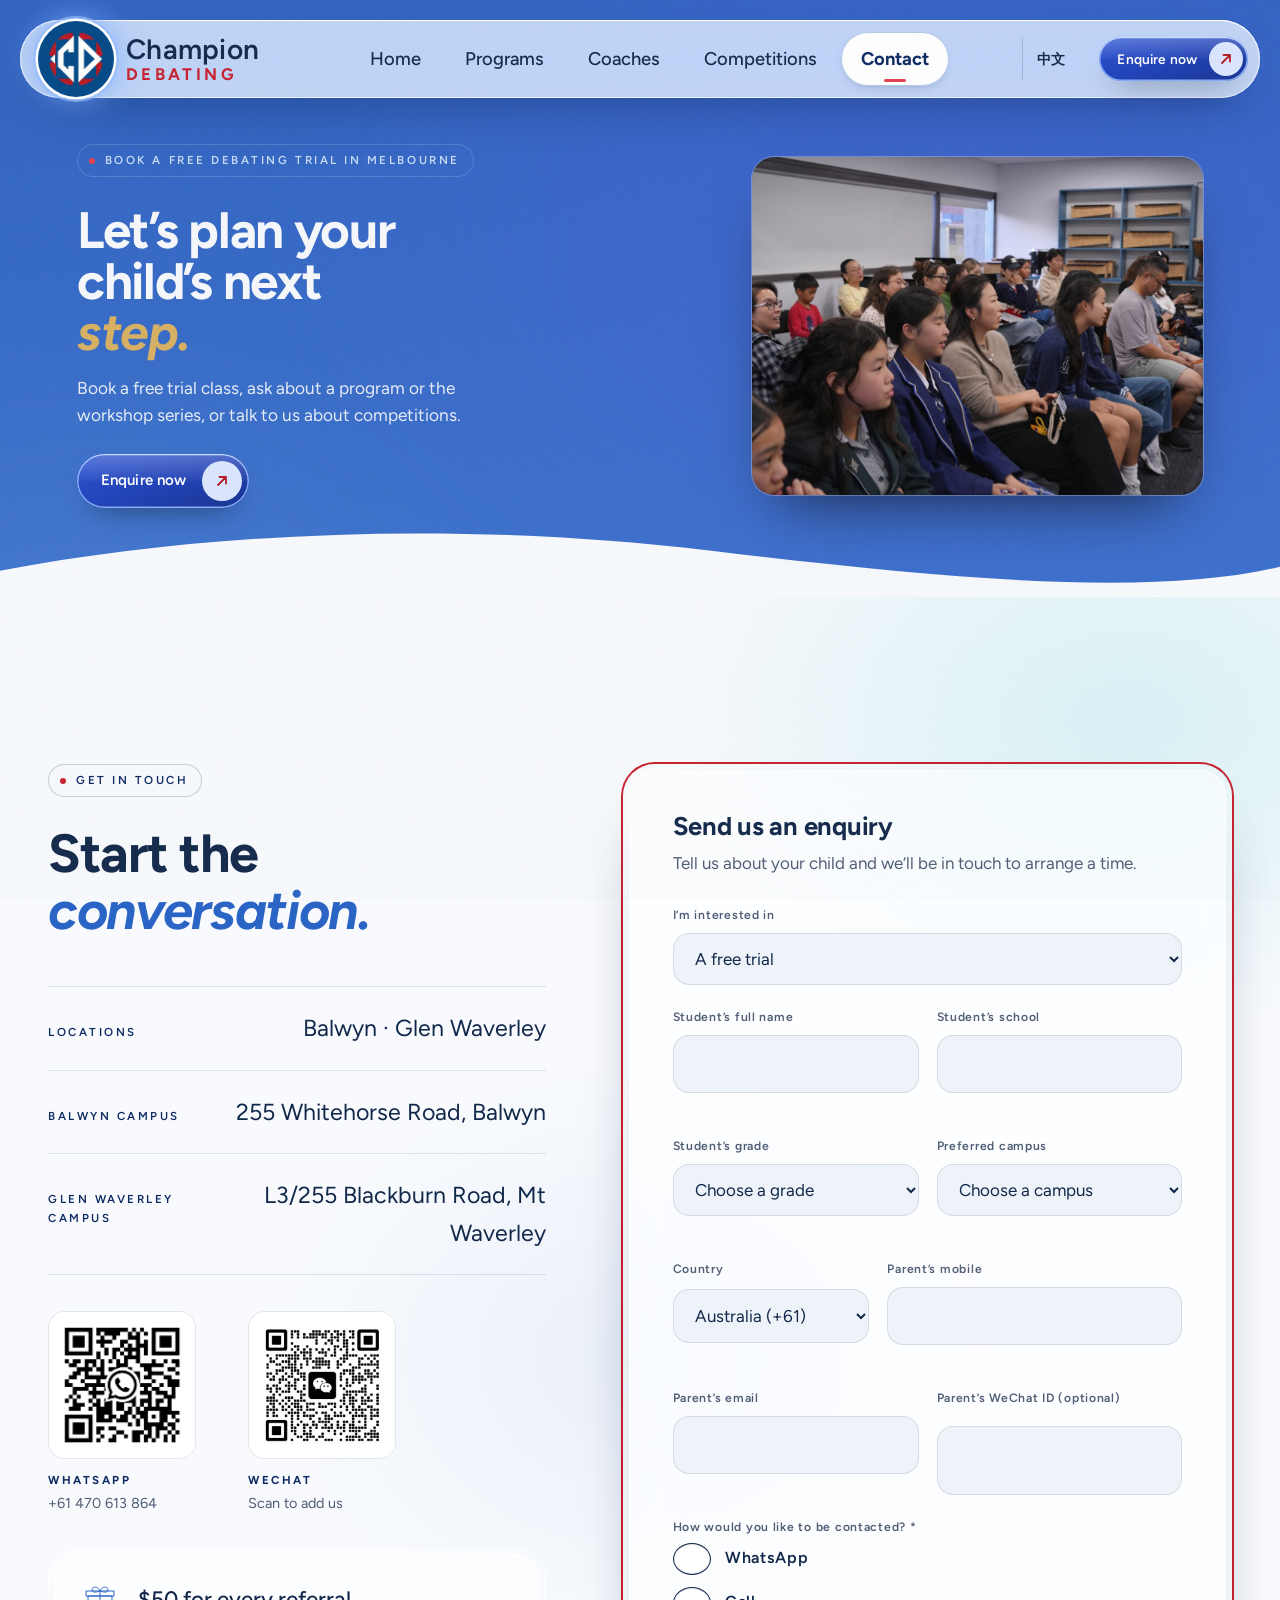
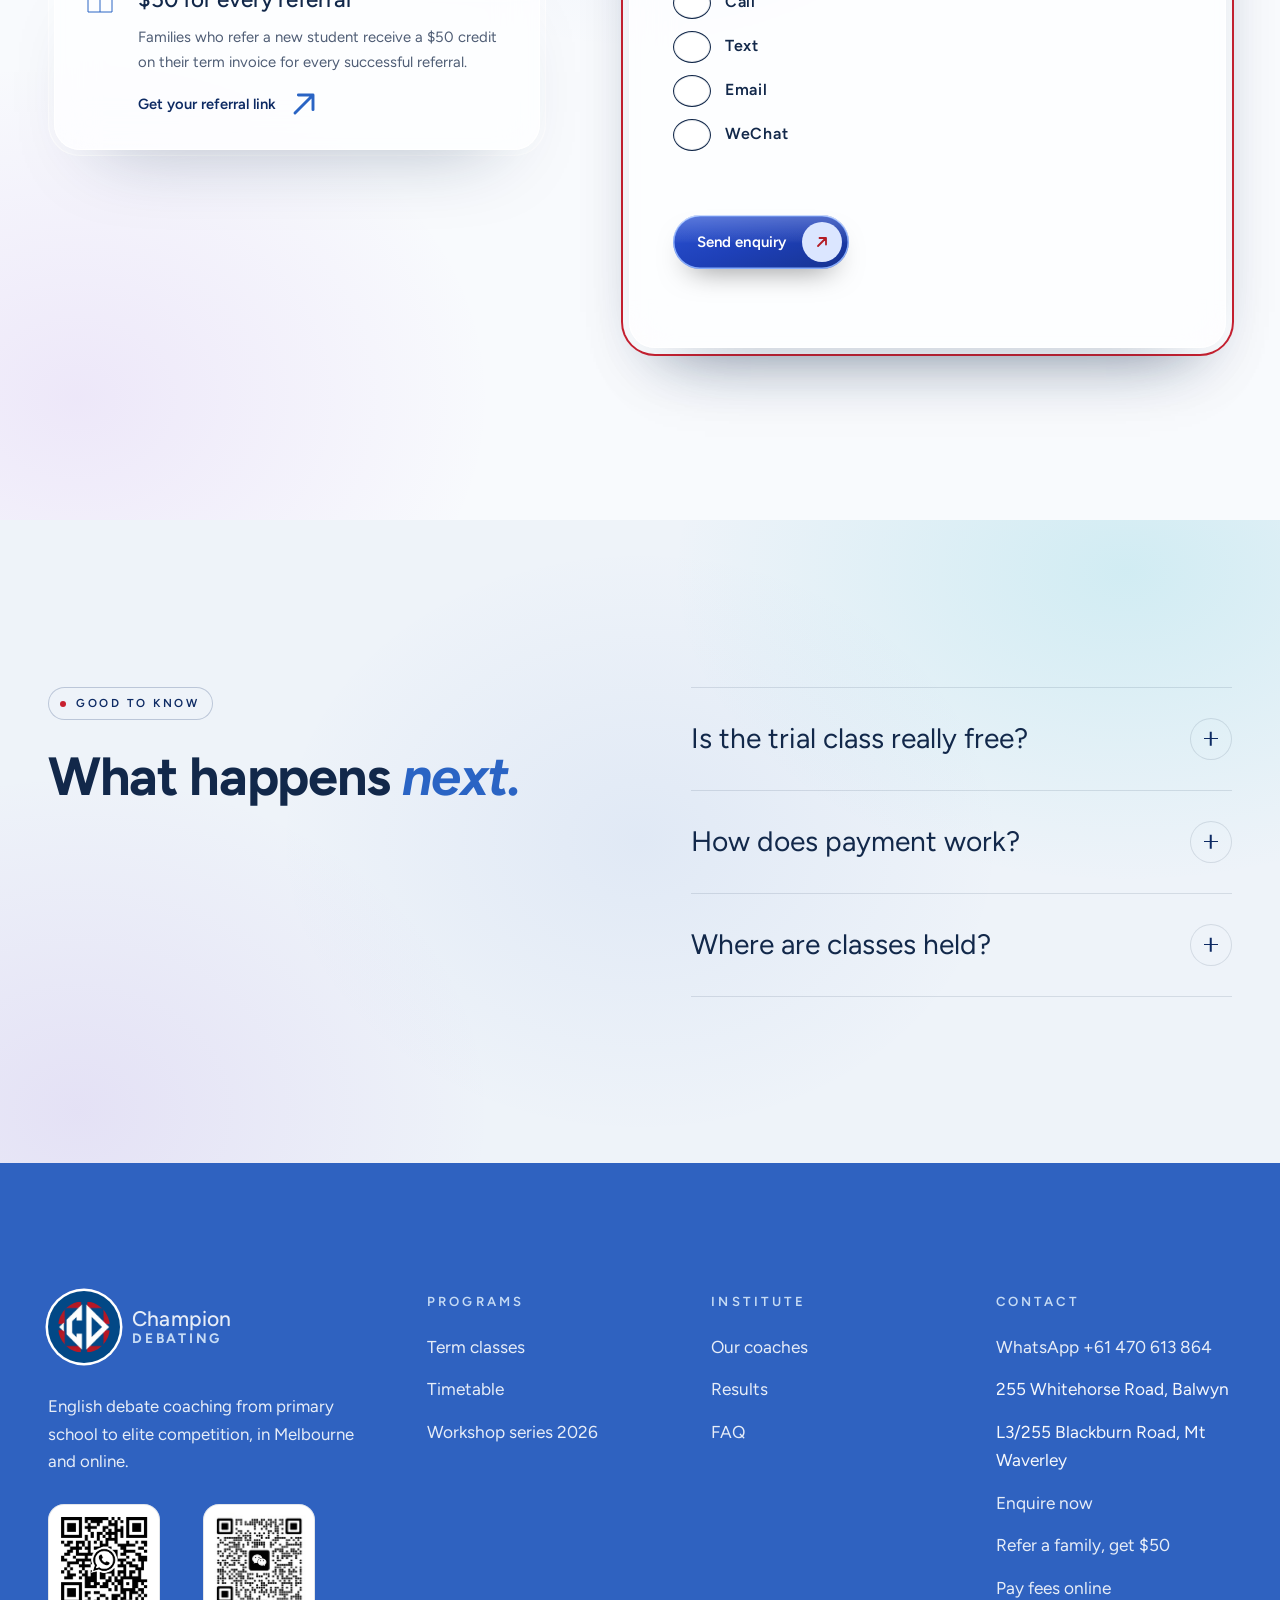
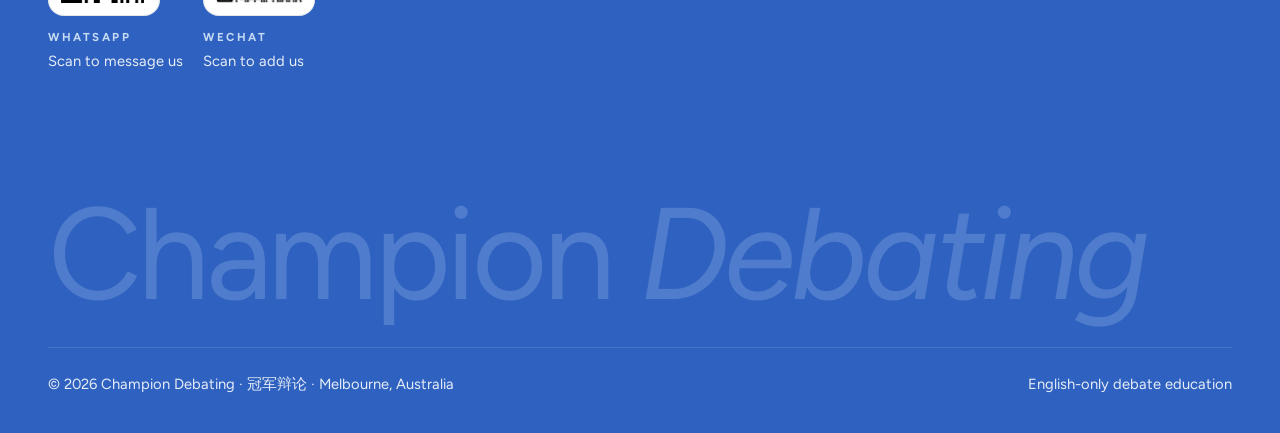
<file: contact.html>
<!DOCTYPE html>
<html lang="en-AU">
<head>
  <meta charset="UTF-8">
  <meta name="viewport" content="width=device-width, initial-scale=1.0">
  <title>Book a Free Debating Trial in Melbourne | Champion Debating</title>
  <meta name="description" content="Book a free trial debating class in Melbourne, with campuses in Balwyn and Glen Waverley. Message us on WhatsApp, Xiaohongshu or WeChat.">
  <link rel="canonical" href="https://www.championdebating.com.au/contact.html">
  <link rel="alternate" hreflang="en-AU" href="https://www.championdebating.com.au/contact.html">
  <link rel="alternate" hreflang="zh-Hans" href="https://www.championdebating.com.au/zh/contact.html">
  <link rel="alternate" hreflang="x-default" href="https://www.championdebating.com.au/contact.html">


  <meta property="og:type" content="website">
  <meta property="og:site_name" content="Champion Debating">
  <meta property="og:locale" content="en_AU">
  <meta property="og:title" content="Book a Free Debating Trial in Melbourne | Champion Debating">
  <meta property="og:description" content="Book a free trial debating class in Melbourne, with campuses in Balwyn and Glen Waverley. Message us on WhatsApp, Xiaohongshu or WeChat.">
  <meta property="og:url" content="https://www.championdebating.com.au/contact.html">
  <meta property="og:image" content="https://www.championdebating.com.au/og-image.png">
  <meta property="og:image:width" content="1200">
  <meta property="og:image:height" content="630">
  <meta property="og:image:alt" content="Champion Debating logo with the line: Think sharper. Speak smarter.">
  <meta name="twitter:card" content="summary_large_image">
  <meta name="theme-color" content="#2f62c0">
  <script>document.documentElement.classList.add('js');</script>
  <link rel="preconnect" href="https://fonts.googleapis.com">
  <link rel="preconnect" href="https://fonts.gstatic.com" crossorigin>
  <link href="https://fonts.googleapis.com/css2?family=Figtree:ital,wght@0,400..800;1,400..800&display=swap" rel="stylesheet">
  <link rel="icon" type="image/png" href="favicon.png">
  <link rel="apple-touch-icon" href="apple-touch-icon.png">
  <link rel="stylesheet" href="styles.css?v=97">
  <script type="application/ld+json">
  {
    "@context": "https://schema.org",
    "@graph": [
      {
        "@type": "EducationalOrganization",
        "@id": "https://www.championdebating.com.au/#organization",
        "name": "Champion Debating",
        "alternateName": "冠军辩论",
        "url": "https://www.championdebating.com.au/",
        "logo": "https://www.championdebating.com.au/logo-mark.png",
        "image": "https://www.championdebating.com.au/og-image.png",
        "description": "English debate coaching from primary school to elite competition, in Melbourne and online.",
        "telephone": "+61 470 613 864",
        "address": [
          { "@type": "PostalAddress", "streetAddress": "255 Whitehorse Road", "addressLocality": "Balwyn", "addressRegion": "VIC", "addressCountry": "AU" },
          { "@type": "PostalAddress", "streetAddress": "L3/255 Blackburn Road", "addressLocality": "Mount Waverley", "addressRegion": "VIC", "addressCountry": "AU" }
        ],
        "areaServed": {
          "@type": "City",
          "name": "Melbourne"
        }
      },
      {
        "@type": "WebSite",
        "@id": "https://www.championdebating.com.au/#website",
        "url": "https://www.championdebating.com.au/",
        "name": "Champion Debating",
        "publisher": {
          "@id": "https://www.championdebating.com.au/#organization"
        },
        "inLanguage": "en-AU"
      },
      {
        "@type": "ContactPage",
        "@id": "https://www.championdebating.com.au/contact.html#webpage",
        "url": "https://www.championdebating.com.au/contact.html",
        "name": "Book a Free Debating Trial in Melbourne | Champion Debating",
        "description": "Book a free trial debating class in Melbourne, with campuses in Balwyn and Glen Waverley. Message us on WhatsApp, Xiaohongshu or WeChat.",
        "isPartOf": {
          "@id": "https://www.championdebating.com.au/#website"
        },
        "about": {
          "@id": "https://www.championdebating.com.au/#organization"
        },
        "inLanguage": "en-AU",
        "primaryImageOfPage": {
          "@type": "ImageObject",
          "url": "https://www.championdebating.com.au/og-image.png"
        },
        "breadcrumb": {
          "@id": "https://www.championdebating.com.au/contact.html#breadcrumb"
        }
      },
      {
        "@type": "BreadcrumbList",
        "@id": "https://www.championdebating.com.au/contact.html#breadcrumb",
        "itemListElement": [
          {
            "@type": "ListItem",
            "position": 1,
            "name": "Home",
            "item": "https://www.championdebating.com.au/"
          },
          {
            "@type": "ListItem",
            "position": 2,
            "name": "Contact",
            "item": "https://www.championdebating.com.au/contact.html"
          }
        ]
      },
      {
        "@type": "FAQPage",
        "@id": "https://www.championdebating.com.au/contact.html#faq",
        "mainEntity": [
          {
            "@type": "Question",
            "name": "Is the trial class really free?",
            "acceptedAnswer": {
              "@type": "Answer",
              "text": "Yes. You can see the training for yourself before you commit to a term."
            }
          },
          {
            "@type": "Question",
            "name": "How does payment work?",
            "acceptedAnswer": {
              "@type": "Answer",
              "text": "Fees are $75 + GST per student for each 2-hour session, paid one term at a time."
            }
          },
          {
            "@type": "Question",
            "name": "Where are classes held?",
            "acceptedAnswer": {
              "@type": "Answer",
              "text": "At our Balwyn campus, 255 Whitehorse Road, and our Glen Waverley campus, L3/255 Blackburn Road, Mt Waverley. Workshops and many competitions run online."
            }
          }
        ]
      }
    ]
  }
  </script>
</head>
<body>
  <a class="skip-link" href="#main">Skip to content</a>

  <header>
    <nav class="nav" aria-label="Main">
      <a class="brand" href="index.html" aria-label="Champion Debating home">
        <img class="brand__mark" src="logo-mark.png" alt="" width="40" height="40">
        <span class="brand__word"><b>Champion</b><span>Debating</span></span>
      </a>
      <div class="nav__links">
        <a href="index.html">Home</a>
        <a href="programs.html">Programs</a>
        <a href="coaches.html">Coaches</a>
        <a href="competitions.html">Competitions</a>
        <a href="contact.html" aria-current="page">Contact</a>
      </div>
      <a class="nav__lang" href="zh/contact.html" lang="zh-Hans" hreflang="zh-Hans">中文</a>
      <a class="btn btn--primary btn--sm" href="contact.html#book">Enquire now
        <span class="btn__icon"><svg viewBox="0 0 16 16" fill="none" stroke="currentColor" stroke-width="1.3" stroke-linecap="round" stroke-linejoin="round" aria-hidden="true"><path d="M4 12 12 4M5.5 4H12v6.5"/></svg></span>
      </a>
      <button class="nav__toggle" type="button" aria-expanded="false" aria-controls="menu" aria-label="Open menu"><span></span><span></span></button>
    </nav>
    <div class="menu" id="menu">
      <div class="menu__links">
        <a href="index.html"><span style="--i:0">Home</span></a>
        <a href="programs.html"><span style="--i:1">Programs</span></a>
        <a href="coaches.html"><span style="--i:2">Coaches</span></a>
        <a href="competitions.html"><span style="--i:3">Competitions</span></a>
        <a href="contact.html" aria-current="page"><span style="--i:4">Contact</span></a>
      </div>
      <div class="menu__foot">
        <a class="menu__lang" href="zh/contact.html" lang="zh-Hans" hreflang="zh-Hans">中文</a>
        <a class="btn btn--primary" href="contact.html#book">Enquire now
          <span class="btn__icon"><svg viewBox="0 0 16 16" fill="none" stroke="currentColor" stroke-width="1.3" stroke-linecap="round" stroke-linejoin="round" aria-hidden="true"><path d="M4 12 12 4M5.5 4H12v6.5"/></svg></span>
        </a>
      </div>
    </div>
  </header>

  <a class="book-bar btn btn--primary" href="contact.html#book">Enquire now
    <span class="btn__icon"><svg viewBox="0 0 16 16" fill="none" stroke="currentColor" stroke-width="1.3" stroke-linecap="round" stroke-linejoin="round" aria-hidden="true"><path d="M4 12 12 4M5.5 4H12v6.5"/></svg></span>
  </a>

  <main id="main">
    <section class="hero hero--page hero--band on-dark" aria-labelledby="page-title">
      <div class="container hero__content band">
        <figure class="band__photo band__photo--no-phone"><img src="families-at-class.jpg" alt="Parents and students watching a Champion Debating class" width="1200" height="900"></figure>
        <h1 class="eyebrow" id="page-title">Book a free debating trial in Melbourne</h1>
        <p class="display hero__title">
          <span class="line"><span style="--i:0">Let’s plan your</span></span>
          <span class="line"><span style="--i:1">child’s next</span></span>
          <span class="line"><span style="--i:2"><em>step.</em></span></span>
        </p>
        <p class="lede hero__lede">Book a free trial class, ask about a program or the workshop series, or talk to us about competitions.</p>
        <div class="btn-row">
          <a class="btn btn--primary" href="#book">Enquire now
            <span class="btn__icon"><svg viewBox="0 0 16 16" fill="none" stroke="currentColor" stroke-width="1.3" stroke-linecap="round" stroke-linejoin="round" aria-hidden="true"><path d="M4 12 12 4M5.5 4H12v6.5"/></svg></span>
          </a>
        </div>
      </div>
      <svg class="hero__wave" viewBox="0 0 1440 90" preserveAspectRatio="none" aria-hidden="true"><path d="M0 62C240 22 520 12 800 42s500 46 640 16V90H0Z"/></svg>
    </section>

    <section class="section section--paper" aria-labelledby="enquire-title">
      <div class="container contact-grid">
        <div data-reveal>
          <span class="eyebrow">Get in touch</span>
          <h2 class="h2" id="enquire-title">Start the <em>conversation.</em></h2>
          <dl class="channels">
            <div><dt>Locations</dt><dd>Balwyn · Glen Waverley</dd></div>
            <div><dt>Balwyn campus</dt><dd>255 Whitehorse Road, Balwyn</dd></div>
            <div><dt>Glen Waverley campus</dt><dd>L3/255 Blackburn Road, Mt Waverley</dd></div>
          </dl>

          <div class="qr-codes">
            <figure class="qr">
              <a href="https://wa.me/61470613864"><img src="qr-whatsapp.png" alt="QR code to message Champion Debating on WhatsApp" width="148" height="148"></a>
              <figcaption><b>WhatsApp</b><a href="https://wa.me/61470613864">+61 470 613 864</a></figcaption>
            </figure>
            <figure class="qr">
              <img src="qr-wechat.png" alt="QR code to add Champion Debating on WeChat" width="148" height="148">
              <figcaption><b>WeChat</b>Scan to add us</figcaption>
            </figure>
          </div>

          <aside class="bezel note-card" aria-labelledby="referral-title">
            <div class="bezel__core">
              <svg viewBox="0 0 36 36" fill="none" stroke="currentColor" stroke-width="1" stroke-linejoin="round" aria-hidden="true"><path d="M6 14h24v16H6zM4 9h28v5H4zM18 9v21M18 9c-2-5-8-5-8-1s8 1 8 1Zm0 0c2-5 8-5 8-1s-8 1-8 1Z"/></svg>
              <div>
                <h3 id="referral-title">$50 for every referral</h3>
                <p>Families who refer a new student receive a $50 credit on their term invoice for every successful referral.</p>
                <a class="text-link" href="refer.html">Get your referral link
                  <svg viewBox="0 0 16 16" fill="none" stroke="currentColor" stroke-width="1.3" stroke-linecap="round" stroke-linejoin="round" aria-hidden="true"><path d="M4 12 12 4M5.5 4H12v6.5"/></svg>
                </a>
              </div>
            </div>
          </aside>
        </div>

        <div class="bezel book" id="book" data-reveal style="--d:120ms" data-enquiry>
          <div class="bezel__core">
            <h2 class="h3 book__title">Send us an enquiry</h2>
            <p class="muted book__lede">Tell us about your child and we’ll be in touch to arrange a time.</p>
            <form class="form" novalidate>
              <div class="referred" data-referred hidden>
                <p>Referred by <b data-referrer></b>. Referral links are for new customers only.</p>
                <input type="hidden" name="referredBy">
                <input type="hidden" name="referrerMobileEnd">
                <label class="referred__check"><input id="new-family" type="checkbox" name="newFamily" aria-describedby="new-family-error"><span>We’re new to Champion Debating</span></label>
                <span class="field__error" id="new-family-error"></span>
              </div>
              <div class="field">
                <label for="interest">I’m interested in</label>
                <select id="interest" name="interest">
                  <option value="trial" selected>A free trial</option>
                  <option value="term">Term classes</option>
                  <option value="elite">Elite / VST</option>
                  <option value="competitions">Online competitions</option>
                  <option value="workshops">Workshop series</option>
                </select>
              </div>
              <div class="form__row">
                <div class="field">
                  <label for="student-name">Student’s full name</label>
                  <input id="student-name" name="studentName" type="text" autocomplete="off" required aria-describedby="student-name-error">
                  <span class="field__error" id="student-name-error"></span>
                </div>
                <div class="field">
                  <label for="school">Student’s school</label>
                  <input id="school" name="school" type="text" autocomplete="off" required aria-describedby="school-error">
                  <span class="field__error" id="school-error"></span>
                </div>
              </div>
              <div class="form__row">
                <div class="field">
                  <label for="year">Student’s grade</label>
                  <select id="year" name="year" required aria-describedby="year-error">
                    <option value="">Choose a grade</option>
                    <option value="Year 3–4">Year 3–4</option>
                    <option value="Year 5–6">Year 5–6</option>
                    <option value="Year 7">Year 7</option>
                    <option value="Year 8">Year 8</option>
                    <option value="Year 9">Year 9</option>
                    <option value="Year 10 and above">Year 10 &amp; above</option>
                  </select>
                  <span class="field__error" id="year-error"></span>
                </div>
                <div class="field">
                  <label for="campus">Preferred campus</label>
                  <select id="campus" name="campus" required aria-describedby="campus-error">
                    <option value="">Choose a campus</option>
                    <option value="Balwyn">Balwyn</option>
                    <option value="Glen Waverley">Glen Waverley</option>
                    <option value="Online Lesson">Online Lesson</option>
                  </select>
                  <span class="field__error" id="campus-error"></span>
                </div>
              </div>
              <div class="form__row form__row--phone">
                <div class="field">
                  <label for="country">Country</label>
                  <select id="country" name="country" autocomplete="tel-country-code" required aria-describedby="country-error">
                    <option value="Australia (+61)" selected>Australia (+61)</option>
                    <option value="China (+86)">China (+86)</option>
                    <option value="New Zealand (+64)">New Zealand (+64)</option>
                    <option value="Hong Kong (+852)">Hong Kong (+852)</option>
                    <option value="Singapore (+65)">Singapore (+65)</option>
                    <option value="Malaysia (+60)">Malaysia (+60)</option>
                    <option value="Vietnam (+84)">Vietnam (+84)</option>
                    <option value="India (+91)">India (+91)</option>
                    <option value="Other">Other</option>
                  </select>
                  <span class="field__error" id="country-error"></span>
                </div>
                <div class="field">
                  <label for="mobile">Parent’s mobile</label>
                  <input id="mobile" name="mobile" type="tel" autocomplete="tel-national" pattern="[0-9 +]{8,20}" maxlength="20" required aria-describedby="mobile-error">
                  <span class="field__error" id="mobile-error"></span>
                </div>
              </div>
              <div class="form__row">
                <div class="field">
                  <label for="parent-email">Parent’s email</label>
                  <input id="parent-email" name="email" type="email" autocomplete="email" required aria-describedby="parent-email-error">
                  <span class="field__error" id="parent-email-error"></span>
                </div>
                <div class="field">
                  <label for="wechat">Parent’s WeChat ID <span class="muted">(optional)</span></label>
                  <input id="wechat" name="wechat" type="text" autocomplete="off" maxlength="40">
                </div>
              </div>
              <fieldset class="field">
                <legend>How would you like to be contacted? <span aria-hidden="true">*</span></legend>
                <div class="radio-list">
                  <label><input id="contact-method" type="radio" name="contactMethod" value="WhatsApp" required aria-describedby="contact-method-error"><span>WhatsApp</span></label>
                  <label><input type="radio" name="contactMethod" value="Call"><span>Call</span></label>
                  <label><input type="radio" name="contactMethod" value="Text"><span>Text</span></label>
                  <label><input type="radio" name="contactMethod" value="Email"><span>Email</span></label>
                  <label><input type="radio" name="contactMethod" value="WeChat"><span>WeChat</span></label>
                </div>
                <span class="field__error" id="contact-method-error"></span>
              </fieldset>
              <div data-human-check></div>
              <div>
                <button class="btn btn--primary" type="submit">Send enquiry
                  <span class="btn__icon"><svg viewBox="0 0 16 16" fill="none" stroke="currentColor" stroke-width="1.3" stroke-linecap="round" stroke-linejoin="round" aria-hidden="true"><path d="M4 12 12 4M5.5 4H12v6.5"/></svg></span>
                </button>
              </div>
              <p class="field__error" role="alert" data-form-error></p>
            </form>
            <div class="form-success" tabindex="-1">
              <svg class="quote__mark" viewBox="0 0 48 48" fill="none" stroke="currentColor" stroke-width="1" stroke-linejoin="round" aria-hidden="true"><path d="M8 34 11 15l8 8 5-14 5 14 8-8 3 19z"/><path d="M8 39h32"/></svg>
              <h3 class="h3">Thank you.</h3>
              <p class="muted" style="margin-top:12px">We’ve received your enquiry and will be in touch soon.</p>
              <div class="qr-codes">
                <figure class="qr">
                  <a href="https://wa.me/61470613864"><img src="qr-whatsapp.png" alt="QR code to message Champion Debating on WhatsApp" width="148" height="148" loading="lazy"></a>
                  <figcaption><b>WhatsApp</b><a href="https://wa.me/61470613864">+61 470 613 864</a></figcaption>
                </figure>
                <figure class="qr">
                  <img src="qr-wechat.png" alt="QR code to add Champion Debating on WeChat" width="148" height="148" loading="lazy">
                  <figcaption><b>WeChat</b>Scan to add us</figcaption>
                </figure>
              </div>
            </div>
            <p class="sr-only" role="status" aria-live="polite"></p>
          </div>
        </div>
      </div>
    </section>

    <section class="section section--cream" aria-labelledby="faq-title">
      <div class="container split">
        <div class="split__sticky" data-reveal>
          <span class="eyebrow">Good to know</span>
          <h2 class="h2" id="faq-title">What happens <em>next.</em></h2>
        </div>
        <div class="faq" data-reveal style="--d:120ms">
          <details>
            <summary>Is the trial class really free?<span class="faq__icon" aria-hidden="true"></span></summary>
            <p class="faq__body">Yes. You can see the training for yourself before you commit to a term.</p>
          </details>
          <details>
            <summary>How does payment work?<span class="faq__icon" aria-hidden="true"></span></summary>
            <p class="faq__body">Fees are $75 + GST per student for each 2-hour session, paid one term at a time.</p>
          </details>
          <details>
            <summary>Where are classes held?<span class="faq__icon" aria-hidden="true"></span></summary>
            <p class="faq__body">At our Balwyn campus, 255 Whitehorse Road, and our Glen Waverley campus, L3/255 Blackburn Road, Mt Waverley. Workshops and many competitions run online.</p>
          </details>
        </div>
      </div>
    </section>
  </main>

  <footer class="footer">
    <div class="container">
      <div class="footer__grid">
        <div>
          <a class="brand" href="index.html" aria-label="Champion Debating home">
            <img class="brand__mark" src="logo-mark.png" alt="" width="40" height="40">
            <span class="brand__word"><b>Champion</b><span>Debating</span></span>
          </a>
          <p class="footer__blurb">English debate coaching from primary school to elite competition, in Melbourne and online.</p>
          <div class="qr-codes">
            <figure class="qr">
              <a href="https://wa.me/61470613864"><img src="qr-whatsapp.png" alt="QR code to message Champion Debating on WhatsApp" width="112" height="112" loading="lazy"></a>
              <figcaption><b>WhatsApp</b>Scan to message us</figcaption>
            </figure>
            <figure class="qr">
              <img src="qr-wechat.png" alt="QR code to add Champion Debating on WeChat" width="112" height="112" loading="lazy">
              <figcaption><b>WeChat</b>Scan to add us</figcaption>
            </figure>
          </div>
        </div>
        <div>
          <h2>Programs</h2>
          <ul>
            <li><a href="programs.html#programs">Term classes</a></li>
            <li><a href="programs.html#timetable">Timetable</a></li>
            <li><a href="competitions.html#workshops">Workshop series 2026</a></li>
          </ul>
        </div>
        <div>
          <h2>Institute</h2>
          <ul>
            <li><a href="coaches.html">Our coaches</a></li>
            <li><a href="competitions.html#results">Results</a></li>
            <li><a href="programs.html#faq">FAQ</a></li>
          </ul>
        </div>
        <div>
          <h2>Contact</h2>
          <ul>
            <li><a href="https://wa.me/61470613864">WhatsApp +61 470 613 864</a></li>
            <li>255 Whitehorse Road, Balwyn</li>
            <li>L3/255 Blackburn Road, Mt Waverley</li>
            <li><a href="contact.html#book">Enquire now</a></li>
            <li><a href="refer.html">Refer a family, get $50</a></li>
            <li><a href="pay.html">Pay fees online</a></li>
          </ul>
        </div>
      </div>
      <p class="footer__word" aria-hidden="true">Champion <em>Debating</em></p>
      <div class="footer__legal">
        <p>© <span data-year>2026</span> Champion Debating · <span lang="zh-Hans">冠军辩论</span> · Melbourne, Australia</p>
        <p>English-only debate education</p>
      </div>
    </div>
  </footer>

  <script src="api.js?v=1" defer></script>
  <script src="main.js?v=17" defer></script>
</body>
</html>
</file>
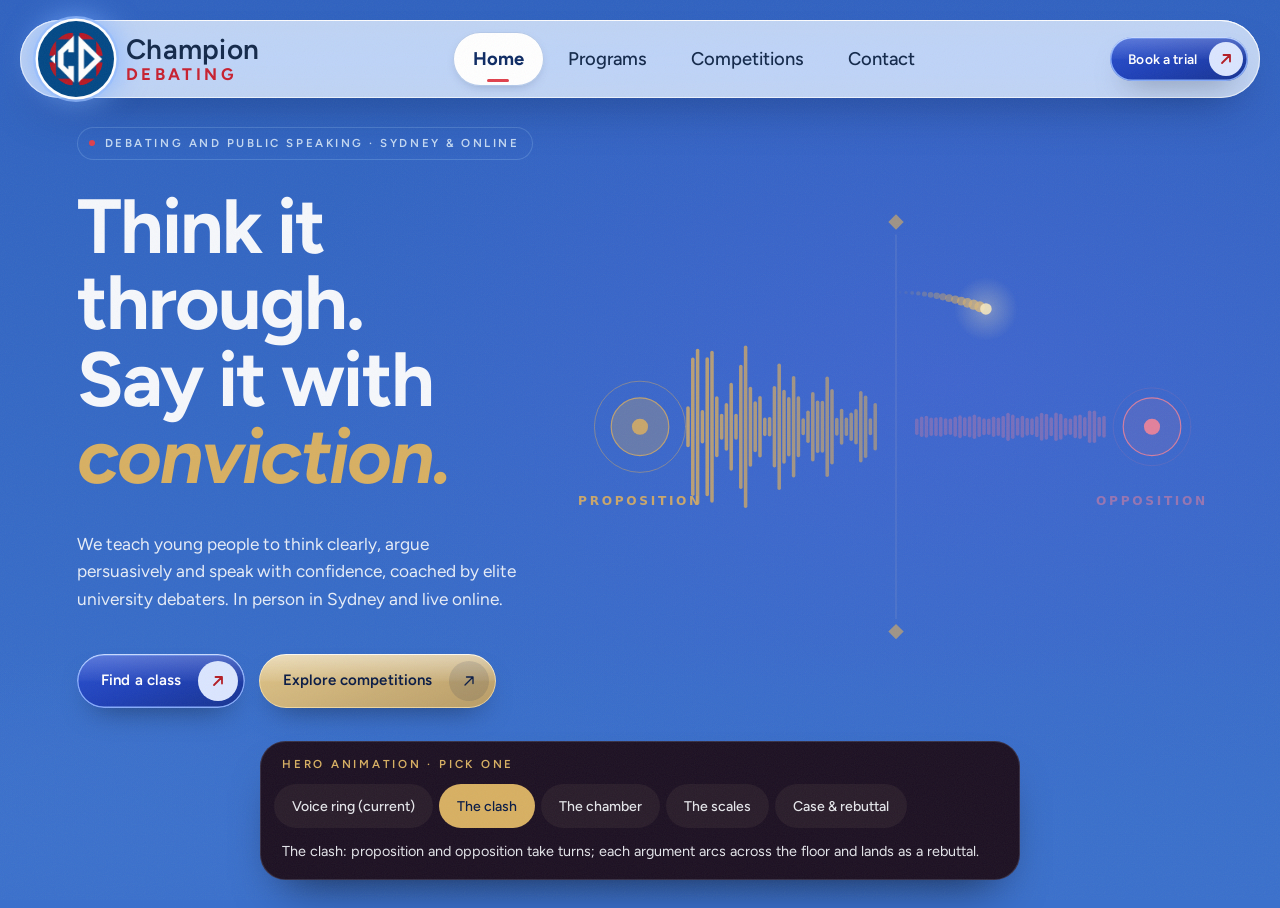
<file: options.html>
<!DOCTYPE html>
<html lang="en-AU">
<head>
  <meta charset="UTF-8">
  <meta name="viewport" content="width=device-width, initial-scale=1.0">
  <title>Hero animation options | Champion Debating</title>
  <meta name="robots" content="noindex">
  <meta name="description" content="Champion Debating coaches young speakers from Year 1 to Year 12 in debating and public speaking, in person in Sydney and live online.">
  <meta name="theme-color" content="#2f62c0">
  <script>document.documentElement.classList.add('js');</script>
  <link rel="preconnect" href="https://fonts.googleapis.com">
  <link rel="preconnect" href="https://fonts.gstatic.com" crossorigin>
  <link href="https://fonts.googleapis.com/css2?family=Figtree:ital,wght@0,400..800;1,400..800&display=swap" rel="stylesheet">
  <link rel="icon" type="image/png" href="favicon.png">
  <link rel="stylesheet" href="styles.css?v=97">
  <style>
    .hero__canvas[hidden] { display: none; }
    .switcher {
      position: fixed; left: 50%; bottom: 20px; z-index: var(--z-nav);
      transform: translateX(-50%);
      width: min(760px, calc(100% - 32px));
      padding: 14px; border-radius: 1.6rem;
      color: var(--text-light);
      background: rgba(26, 6, 16, 0.9);
      -webkit-backdrop-filter: blur(18px); backdrop-filter: blur(18px);
      box-shadow: inset 0 0 0 1px var(--hair-light), 0 24px 48px -24px rgba(0, 0, 0, 0.7);
    }
    .switcher__label { font-size: 0.72rem; letter-spacing: 0.24em; text-transform: uppercase; color: var(--gold); font-weight: 600; padding: 0 8px 10px; }
    .switcher__buttons { display: flex; gap: 6px; overflow-x: auto; scrollbar-width: none; }
    .switcher__buttons button {
      flex: none; min-height: 44px; padding: 0 18px; border: 0; border-radius: 999px; cursor: pointer;
      font-size: 0.88rem; font-weight: 500; color: var(--text-light-muted); background: rgba(232, 215, 168, 0.06);
      transition: background-color 0.5s var(--ease), color 0.5s var(--ease);
    }
    .switcher__buttons button:hover { color: var(--text-light); }
    .switcher__buttons button[aria-pressed="true"] { background: var(--gold); color: var(--ink); }
    .switcher__caption { font-size: 0.9rem; color: var(--text-light-muted); padding: 12px 8px 2px; min-height: 2.6em; }
    .hero { padding-bottom: 200px; }
  </style>
</head>
<body>
  <a class="skip-link" href="#main">Skip to content</a>

  <header>
    <nav class="nav" aria-label="Main">
      <a class="brand" href="index.html" aria-label="Champion Debating home">
        <img class="brand__mark" src="logo-mark.png" alt="" width="40" height="40">
        <span class="brand__word"><b>Champion</b><span>Debating</span></span>
      </a>
      <div class="nav__links">
        <a href="index.html" aria-current="page">Home</a>
        <a href="programs.html">Programs</a>
        <a href="competitions.html">Competitions</a>
        <a href="contact.html">Contact</a>
      </div>
      <a class="btn btn--primary btn--sm" href="contact.html">Book a trial
        <span class="btn__icon"><svg viewBox="0 0 16 16" fill="none" stroke="currentColor" stroke-width="1.3" stroke-linecap="round" stroke-linejoin="round" aria-hidden="true"><path d="M4 12 12 4M5.5 4H12v6.5"/></svg></span>
      </a>
      <button class="nav__toggle" type="button" aria-expanded="false" aria-controls="menu" aria-label="Open menu"><span></span><span></span></button>
    </nav>
    <div class="menu" id="menu">
      <div class="menu__links">
        <a href="index.html" aria-current="page"><span style="--i:0">Home</span></a>
        <a href="programs.html"><span style="--i:1">Programs</span></a>
        <a href="competitions.html"><span style="--i:2">Competitions</span></a>
        <a href="contact.html"><span style="--i:3">Contact</span></a>
      </div>
      <div class="menu__foot">
        <a class="btn btn--primary" href="contact.html">Book a free trial
          <span class="btn__icon"><svg viewBox="0 0 16 16" fill="none" stroke="currentColor" stroke-width="1.3" stroke-linecap="round" stroke-linejoin="round" aria-hidden="true"><path d="M4 12 12 4M5.5 4H12v6.5"/></svg></span>
        </a>
      </div>
    </div>
  </header>

  <main id="main">
    <section class="hero on-dark" aria-labelledby="hero-title">
      <canvas class="hero__canvas" data-scene="voice" aria-hidden="true" hidden></canvas>
      <canvas class="hero__canvas" data-options-canvas aria-hidden="true"></canvas>
      <div class="hero__fade"></div>
      <div class="container hero__content">
        <span class="eyebrow">Debating and public speaking · Sydney &amp; online</span>
        <h1 class="display hero__title" id="hero-title">
          <span class="line"><span style="--i:0">Think it</span></span>
          <span class="line"><span style="--i:1">through.</span></span>
          <span class="line"><span style="--i:2">Say it with</span></span>
          <span class="line"><span style="--i:3"><em>conviction.</em></span></span>
        </h1>
        <p class="lede hero__lede">We teach young people to think clearly, argue persuasively and speak with confidence, coached by elite university debaters. In person in Sydney and live online.</p>
        <div class="btn-row">
          <a class="btn btn--primary" href="programs.html">Find a class
            <span class="btn__icon"><svg viewBox="0 0 16 16" fill="none" stroke="currentColor" stroke-width="1.3" stroke-linecap="round" stroke-linejoin="round" aria-hidden="true"><path d="M4 12 12 4M5.5 4H12v6.5"/></svg></span>
          </a>
          <a class="btn btn--gold" href="competitions.html">Explore competitions
            <span class="btn__icon"><svg viewBox="0 0 16 16" fill="none" stroke="currentColor" stroke-width="1.3" stroke-linecap="round" stroke-linejoin="round" aria-hidden="true"><path d="M4 12 12 4M5.5 4H12v6.5"/></svg></span>
          </a>
        </div>
      </div>
    </section>

  </main>

  <aside class="switcher" aria-label="Hero animation options">
    <p class="switcher__label">Hero animation · pick one</p>
    <div class="switcher__buttons">
      <button type="button" data-option="voice" aria-pressed="false">Voice ring (current)</button>
      <button type="button" data-option="clash" aria-pressed="false">The clash</button>
      <button type="button" data-option="chamber" aria-pressed="false">The chamber</button>
      <button type="button" data-option="scales" aria-pressed="false">The scales</button>
      <button type="button" data-option="case" aria-pressed="false">Case &amp; rebuttal</button>
    </div>
    <p class="switcher__caption" data-option-caption aria-live="polite"></p>
  </aside>

  <script src="scene.js?v=8" defer></script>
  <script src="main.js?v=17" defer></script>
  <script src="options.js?v=3" defer></script>
</body>
</html>
</file>
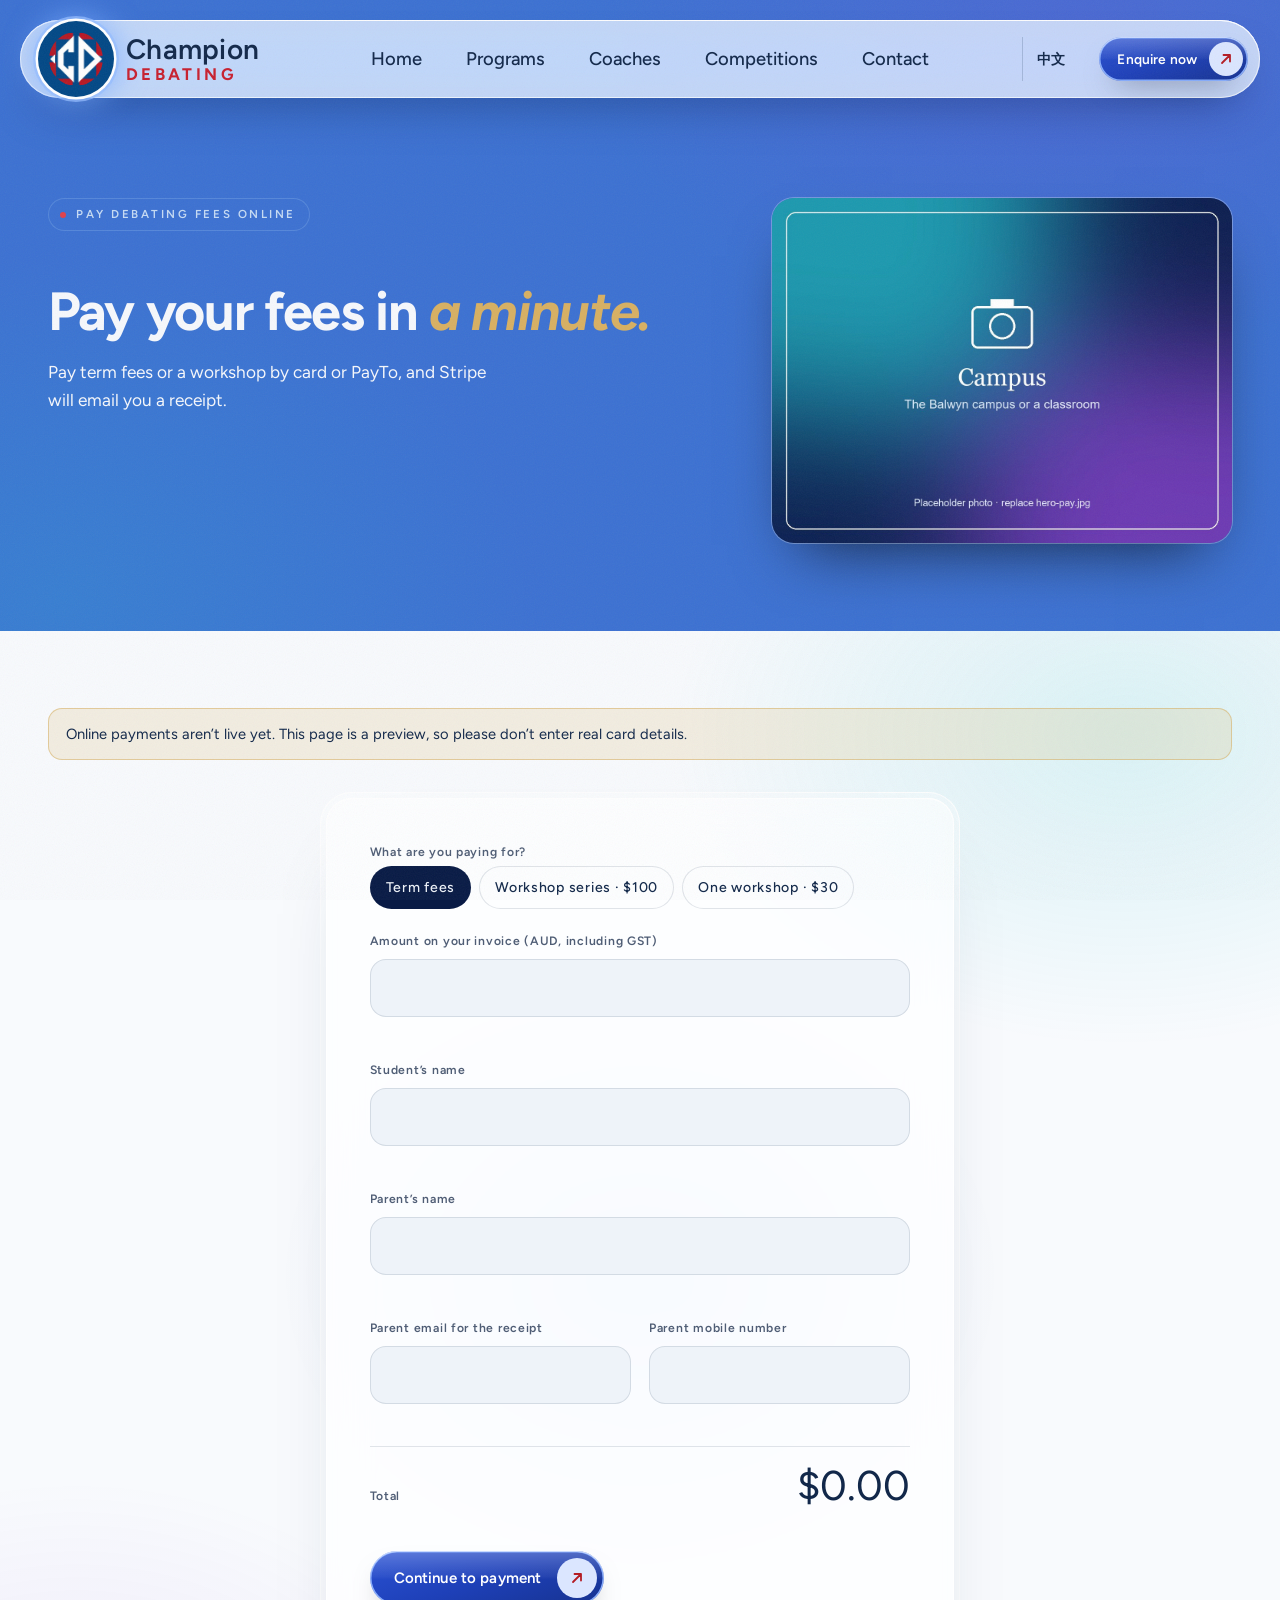
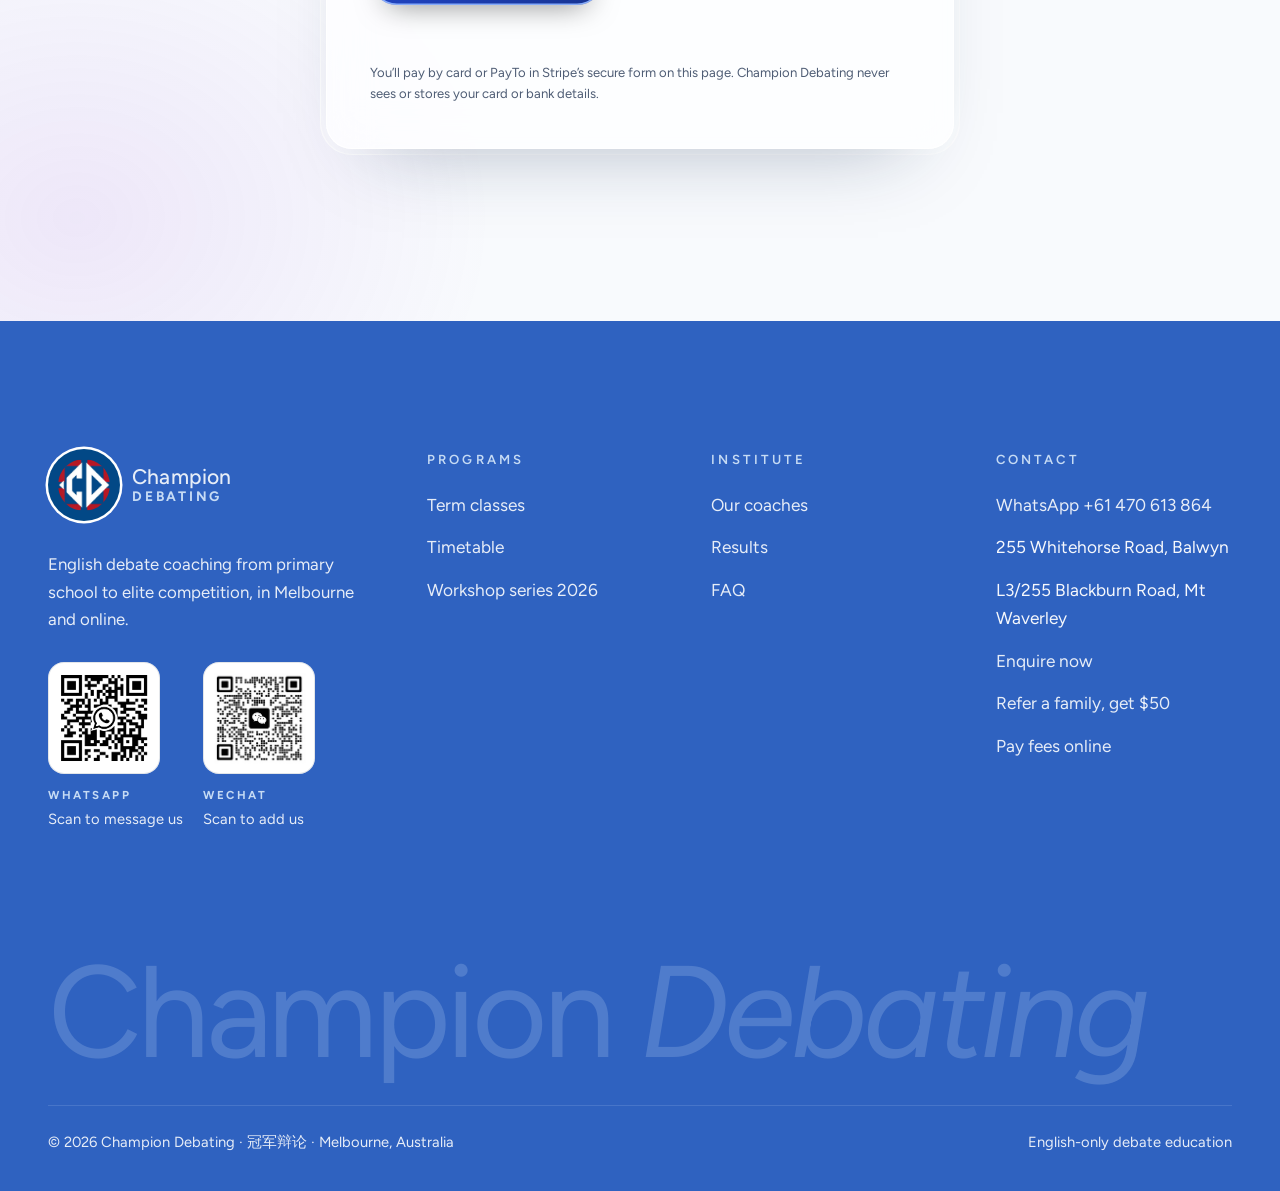
<file: pay.html>
<!DOCTYPE html>
<html lang="en-AU">
<head>
  <meta charset="UTF-8">
  <meta name="viewport" content="width=device-width, initial-scale=1.0">
  <title>Pay Debating Fees Online | Champion Debating</title>
  <meta name="description" content="Pay Champion Debating term fees or a workshop online by card or PayTo, and get an emailed receipt. Debate coaching in Balwyn, Glen Waverley and online.">
  <meta name="robots" content="noindex">
  <link rel="canonical" href="https://www.championdebating.com.au/pay.html">
  <link rel="alternate" hreflang="en-AU" href="https://www.championdebating.com.au/pay.html">
  <link rel="alternate" hreflang="zh-Hans" href="https://www.championdebating.com.au/zh/pay.html">
  <link rel="alternate" hreflang="x-default" href="https://www.championdebating.com.au/pay.html">

  <meta property="og:type" content="website">
  <meta property="og:site_name" content="Champion Debating">
  <meta property="og:locale" content="en_AU">
  <meta property="og:title" content="Pay Debating Fees Online | Champion Debating">
  <meta property="og:description" content="Pay Champion Debating term fees or a workshop online by card or PayTo, and get an emailed receipt. Debate coaching in Balwyn, Glen Waverley and online.">
  <meta property="og:url" content="https://www.championdebating.com.au/pay.html">
  <meta property="og:image" content="https://www.championdebating.com.au/og-image.png">
  <meta property="og:image:width" content="1200">
  <meta property="og:image:height" content="630">
  <meta property="og:image:alt" content="Champion Debating logo with the line: Think sharper. Speak smarter.">
  <meta name="twitter:card" content="summary_large_image">
  <meta name="theme-color" content="#2f62c0">
  <script>document.documentElement.classList.add('js');</script>
  <link rel="preconnect" href="https://fonts.googleapis.com">
  <link rel="preconnect" href="https://fonts.gstatic.com" crossorigin>
  <link href="https://fonts.googleapis.com/css2?family=Figtree:ital,wght@0,400..800;1,400..800&display=swap" rel="stylesheet">
  <link rel="icon" type="image/png" href="favicon.png">
  <link rel="apple-touch-icon" href="apple-touch-icon.png">
  <link rel="stylesheet" href="styles.css?v=97">
  <script src="https://js.stripe.com/endive/stripe.js"></script>
</head>
<body>
  <a class="skip-link" href="#main">Skip to content</a>

  <header>
    <nav class="nav" aria-label="Main">
      <a class="brand" href="index.html" aria-label="Champion Debating home">
        <img class="brand__mark" src="logo-mark.png" alt="" width="40" height="40">
        <span class="brand__word"><b>Champion</b><span>Debating</span></span>
      </a>
      <div class="nav__links">
        <a href="index.html">Home</a>
        <a href="programs.html">Programs</a>
        <a href="coaches.html">Coaches</a>
        <a href="competitions.html">Competitions</a>
        <a href="contact.html">Contact</a>
      </div>
      <a class="nav__lang" href="zh/pay.html" lang="zh-Hans" hreflang="zh-Hans">中文</a>
      <a class="btn btn--primary btn--sm" href="contact.html#book">Enquire now
        <span class="btn__icon"><svg viewBox="0 0 16 16" fill="none" stroke="currentColor" stroke-width="1.3" stroke-linecap="round" stroke-linejoin="round" aria-hidden="true"><path d="M4 12 12 4M5.5 4H12v6.5"/></svg></span>
      </a>
      <button class="nav__toggle" type="button" aria-expanded="false" aria-controls="menu" aria-label="Open menu"><span></span><span></span></button>
    </nav>
    <div class="menu" id="menu">
      <div class="menu__links">
        <a href="index.html"><span style="--i:0">Home</span></a>
        <a href="programs.html"><span style="--i:1">Programs</span></a>
        <a href="coaches.html"><span style="--i:2">Coaches</span></a>
        <a href="competitions.html"><span style="--i:3">Competitions</span></a>
        <a href="contact.html"><span style="--i:4">Contact</span></a>
      </div>
      <div class="menu__foot">
        <a class="menu__lang" href="zh/pay.html" lang="zh-Hans" hreflang="zh-Hans">中文</a>
        <a class="btn btn--primary" href="contact.html#book">Enquire now
          <span class="btn__icon"><svg viewBox="0 0 16 16" fill="none" stroke="currentColor" stroke-width="1.3" stroke-linecap="round" stroke-linejoin="round" aria-hidden="true"><path d="M4 12 12 4M5.5 4H12v6.5"/></svg></span>
        </a>
      </div>
    </div>
  </header>

  <main id="main">
    <section class="section section--dark on-dark pay-head" aria-labelledby="page-title">
      <div class="container band">
        <figure class="band__photo band__photo--no-phone"><img src="hero-pay.jpg" alt="Placeholder for a photo of the Balwyn campus" width="1200" height="900"></figure>
        <h1 class="eyebrow" id="page-title">Pay debating fees online</h1>
        <p class="h2">Pay your fees in <em>a minute.</em></p>
        <p class="lede">Pay term fees or a workshop by card or PayTo, and Stripe will email you a receipt.</p>
      </div>
    </section>

    <section class="section section--paper pay-section" aria-label="Payment">
      <div class="container">
        <p class="pay-notice" role="note">Online payments aren’t live yet. This page is a preview, so please don’t enter real card details.</p>

        <form class="pay" novalidate data-pay>
          <div class="bezel pay__order">
            <div class="bezel__core form">
              <fieldset class="field">
                <legend>What are you paying for?</legend>
                <div class="choice">
                  <label><input type="radio" name="item" value="term" data-price="" checked><span>Term fees</span></label>
                  <label><input type="radio" name="item" value="series" data-price="100"><span>Workshop series · $100</span></label>
                  <label><input type="radio" name="item" value="workshop" data-price="30"><span>One workshop · $30</span></label>
                </div>
              </fieldset>
              <div class="field" data-amount-field>
                <label for="pay-amount">Amount on your invoice (AUD, including GST)</label>
                <input id="pay-amount" name="amount" type="text" inputmode="decimal" required aria-describedby="pay-amount-error">
                <span class="field__error" id="pay-amount-error"></span>
              </div>
              <div class="field">
                <label for="pay-student">Student’s name</label>
                <input id="pay-student" name="studentName" type="text" autocomplete="off" required aria-describedby="pay-student-error">
                <span class="field__error" id="pay-student-error"></span>
              </div>
              <div class="field">
                <label for="pay-payer">Parent’s name</label>
                <input id="pay-payer" name="payerName" type="text" autocomplete="name" maxlength="100" required aria-describedby="pay-payer-error">
                <span class="field__error" id="pay-payer-error"></span>
              </div>
              <div class="form__row">
                <div class="field">
                  <label for="pay-email">Parent email for the receipt</label>
                  <input id="pay-email" name="email" type="email" autocomplete="email" required aria-describedby="pay-email-error">
                  <span class="field__error" id="pay-email-error"></span>
                </div>
                <div class="field">
                  <label for="pay-mobile">Parent mobile number</label>
                  <input id="pay-mobile" name="mobile" type="tel" autocomplete="tel" pattern="[0-9 +]{8,20}" maxlength="20" required aria-describedby="pay-mobile-error">
                  <span class="field__error" id="pay-mobile-error"></span>
                </div>
              </div>
              <p class="pay__total"><span>Total</span><b data-total>$0.00</b></p>
              <div data-human-check></div>
              <div>
                <button class="btn btn--primary" type="submit">Continue to payment
                  <span class="btn__icon"><svg viewBox="0 0 16 16" fill="none" stroke="currentColor" stroke-width="1.3" stroke-linecap="round" stroke-linejoin="round" aria-hidden="true"><path d="M4 12 12 4M5.5 4H12v6.5"/></svg></span>
                </button>
              </div>
              <p class="field__error" role="alert" data-form-error></p>
              <p class="pay__small muted">You’ll pay by card or PayTo in Stripe’s secure form on this page. Champion Debating never sees or stores your card or bank details.</p>
            </div>
          </div>
        </form>

        <div class="pay-checkout" data-checkout hidden>
          <div id="checkout"></div>
          <button class="btn btn--ink" type="button" data-change-details>Change my details</button>
        </div>

        <div class="pay-done" tabindex="-1" hidden>
          <h2 class="h3">Thank you.</h2>
          <p class="muted">Your payment is being confirmed, and Stripe will email your receipt.</p>
        </div>
        <p class="sr-only" role="status" aria-live="polite" data-pay-status></p>
      </div>
    </section>
  </main>

  <footer class="footer">
    <div class="container">
      <div class="footer__grid">
        <div>
          <a class="brand" href="index.html" aria-label="Champion Debating home">
            <img class="brand__mark" src="logo-mark.png" alt="" width="40" height="40">
            <span class="brand__word"><b>Champion</b><span>Debating</span></span>
          </a>
          <p class="footer__blurb">English debate coaching from primary school to elite competition, in Melbourne and online.</p>
          <div class="qr-codes">
            <figure class="qr">
              <a href="https://wa.me/61470613864"><img src="qr-whatsapp.png" alt="QR code to message Champion Debating on WhatsApp" width="112" height="112" loading="lazy"></a>
              <figcaption><b>WhatsApp</b>Scan to message us</figcaption>
            </figure>
            <figure class="qr">
              <img src="qr-wechat.png" alt="QR code to add Champion Debating on WeChat" width="112" height="112" loading="lazy">
              <figcaption><b>WeChat</b>Scan to add us</figcaption>
            </figure>
          </div>
        </div>
        <div>
          <h2>Programs</h2>
          <ul>
            <li><a href="programs.html#programs">Term classes</a></li>
            <li><a href="programs.html#timetable">Timetable</a></li>
            <li><a href="competitions.html#workshops">Workshop series 2026</a></li>
          </ul>
        </div>
        <div>
          <h2>Institute</h2>
          <ul>
            <li><a href="coaches.html">Our coaches</a></li>
            <li><a href="competitions.html#results">Results</a></li>
            <li><a href="programs.html#faq">FAQ</a></li>
          </ul>
        </div>
        <div>
          <h2>Contact</h2>
          <ul>
            <li><a href="https://wa.me/61470613864">WhatsApp +61 470 613 864</a></li>
            <li>255 Whitehorse Road, Balwyn</li>
            <li>L3/255 Blackburn Road, Mt Waverley</li>
            <li><a href="contact.html#book">Enquire now</a></li>
            <li><a href="refer.html">Refer a family, get $50</a></li>
            <li><a href="pay.html">Pay fees online</a></li>
          </ul>
        </div>
      </div>
      <p class="footer__word" aria-hidden="true">Champion <em>Debating</em></p>
      <div class="footer__legal">
        <p>© <span data-year>2026</span> Champion Debating · <span lang="zh-Hans">冠军辩论</span> · Melbourne, Australia</p>
        <p>English-only debate education</p>
      </div>
    </div>
  </footer>

  <script src="api.js?v=1" defer></script>
  <script src="main.js?v=17" defer></script>
  <script src="pay.js?v=7" defer></script>
</body>
</html>
</file>
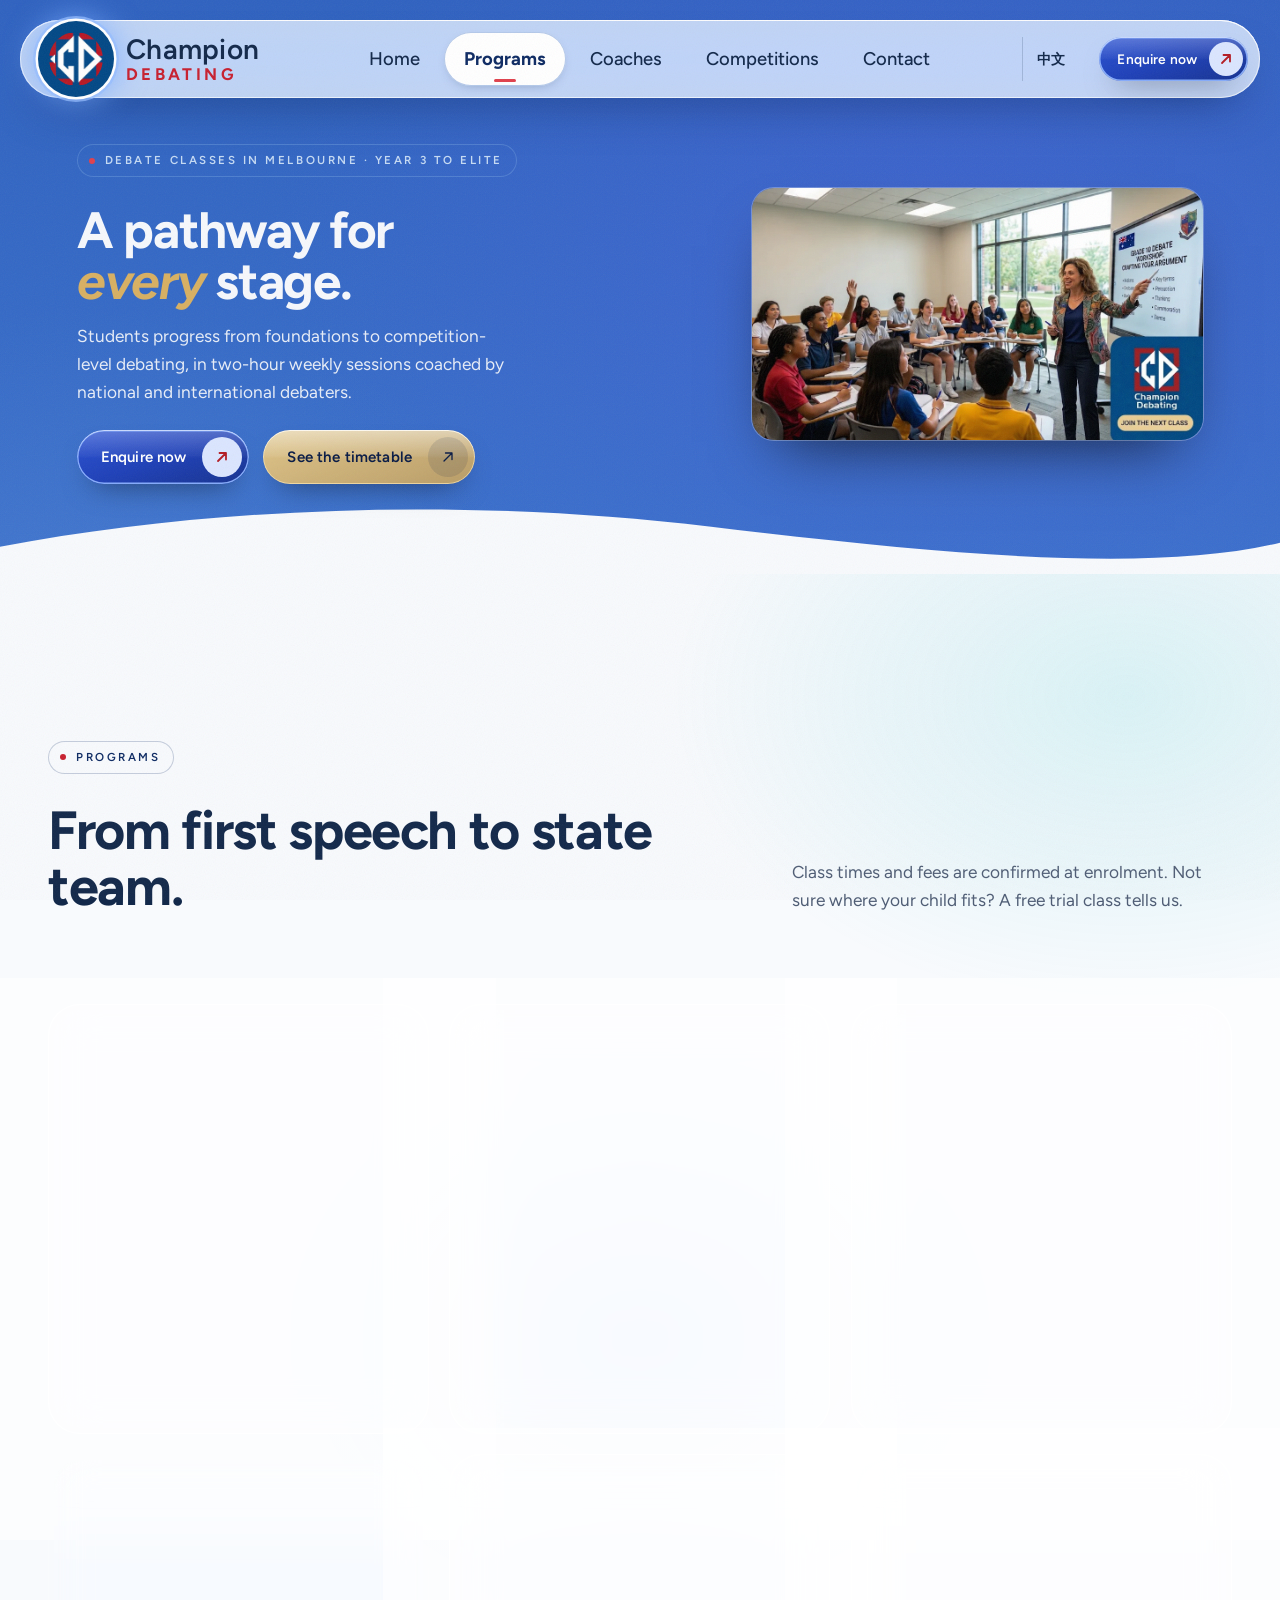
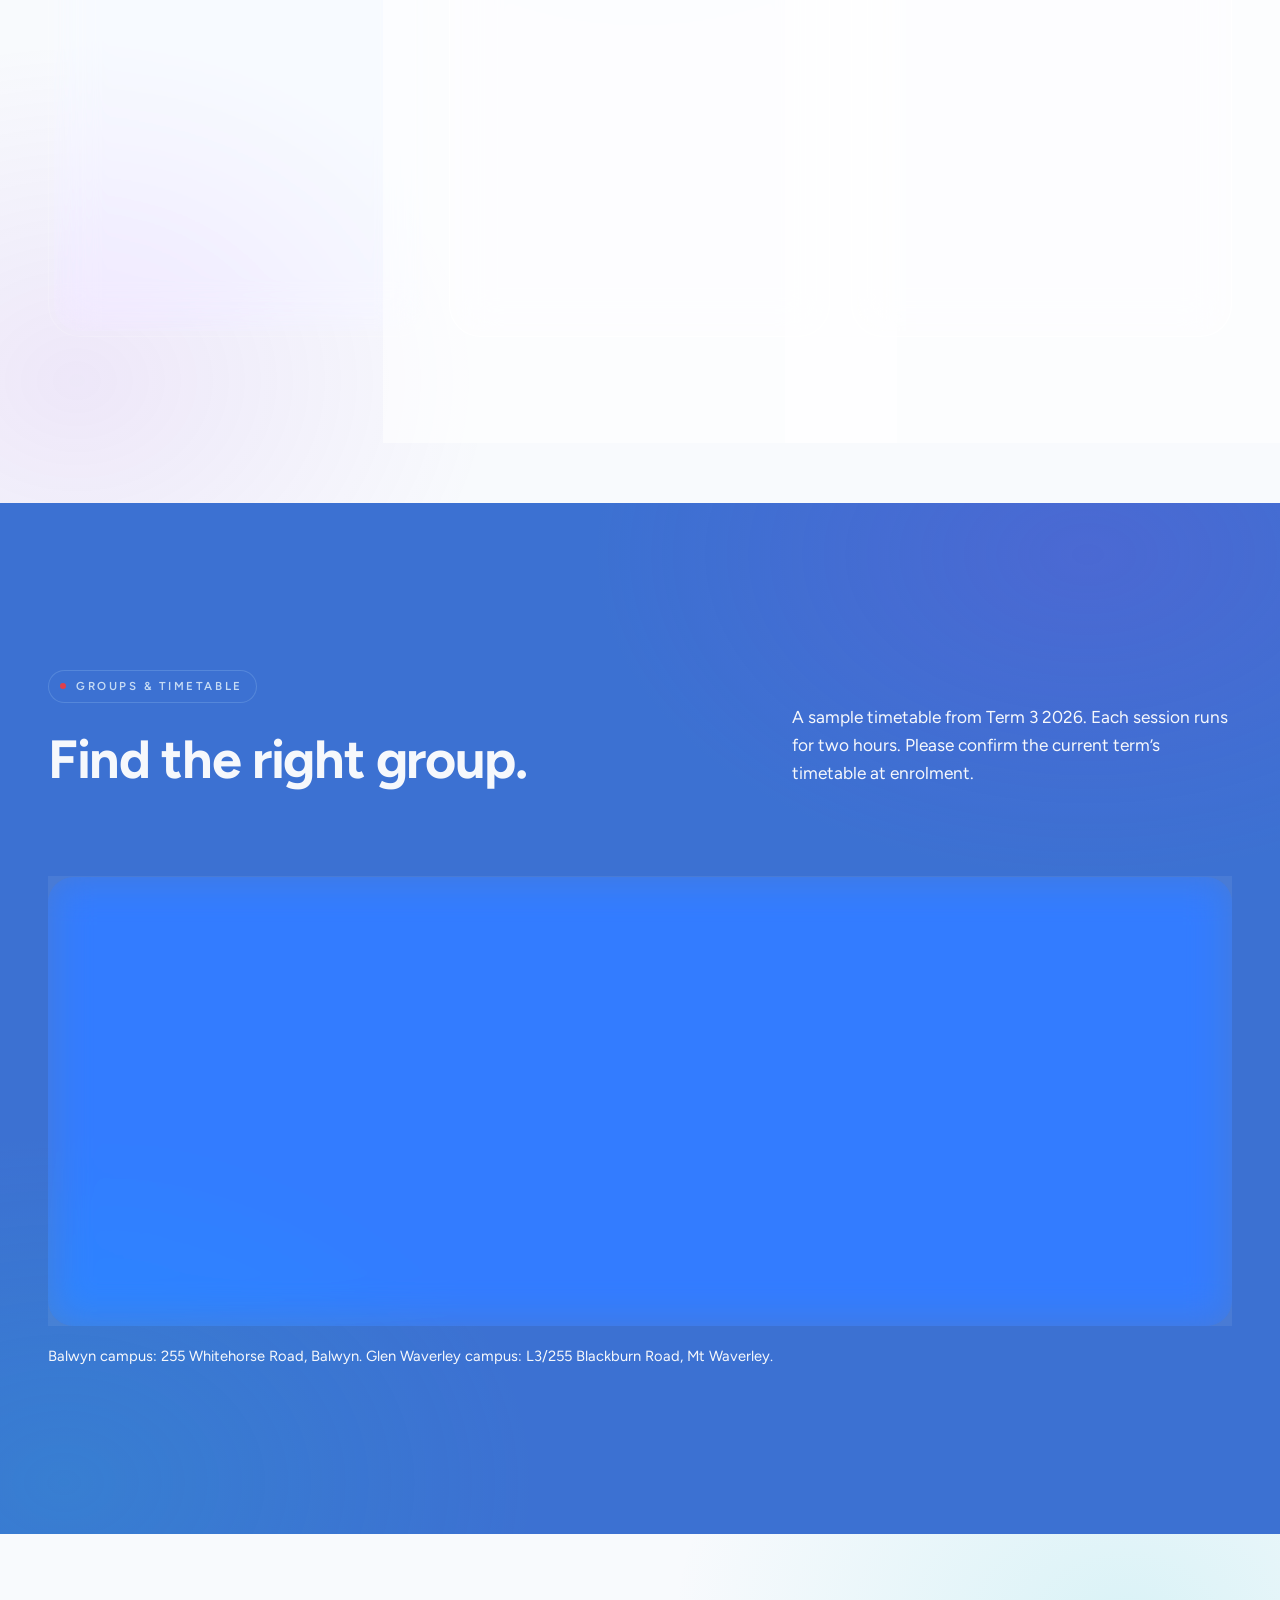
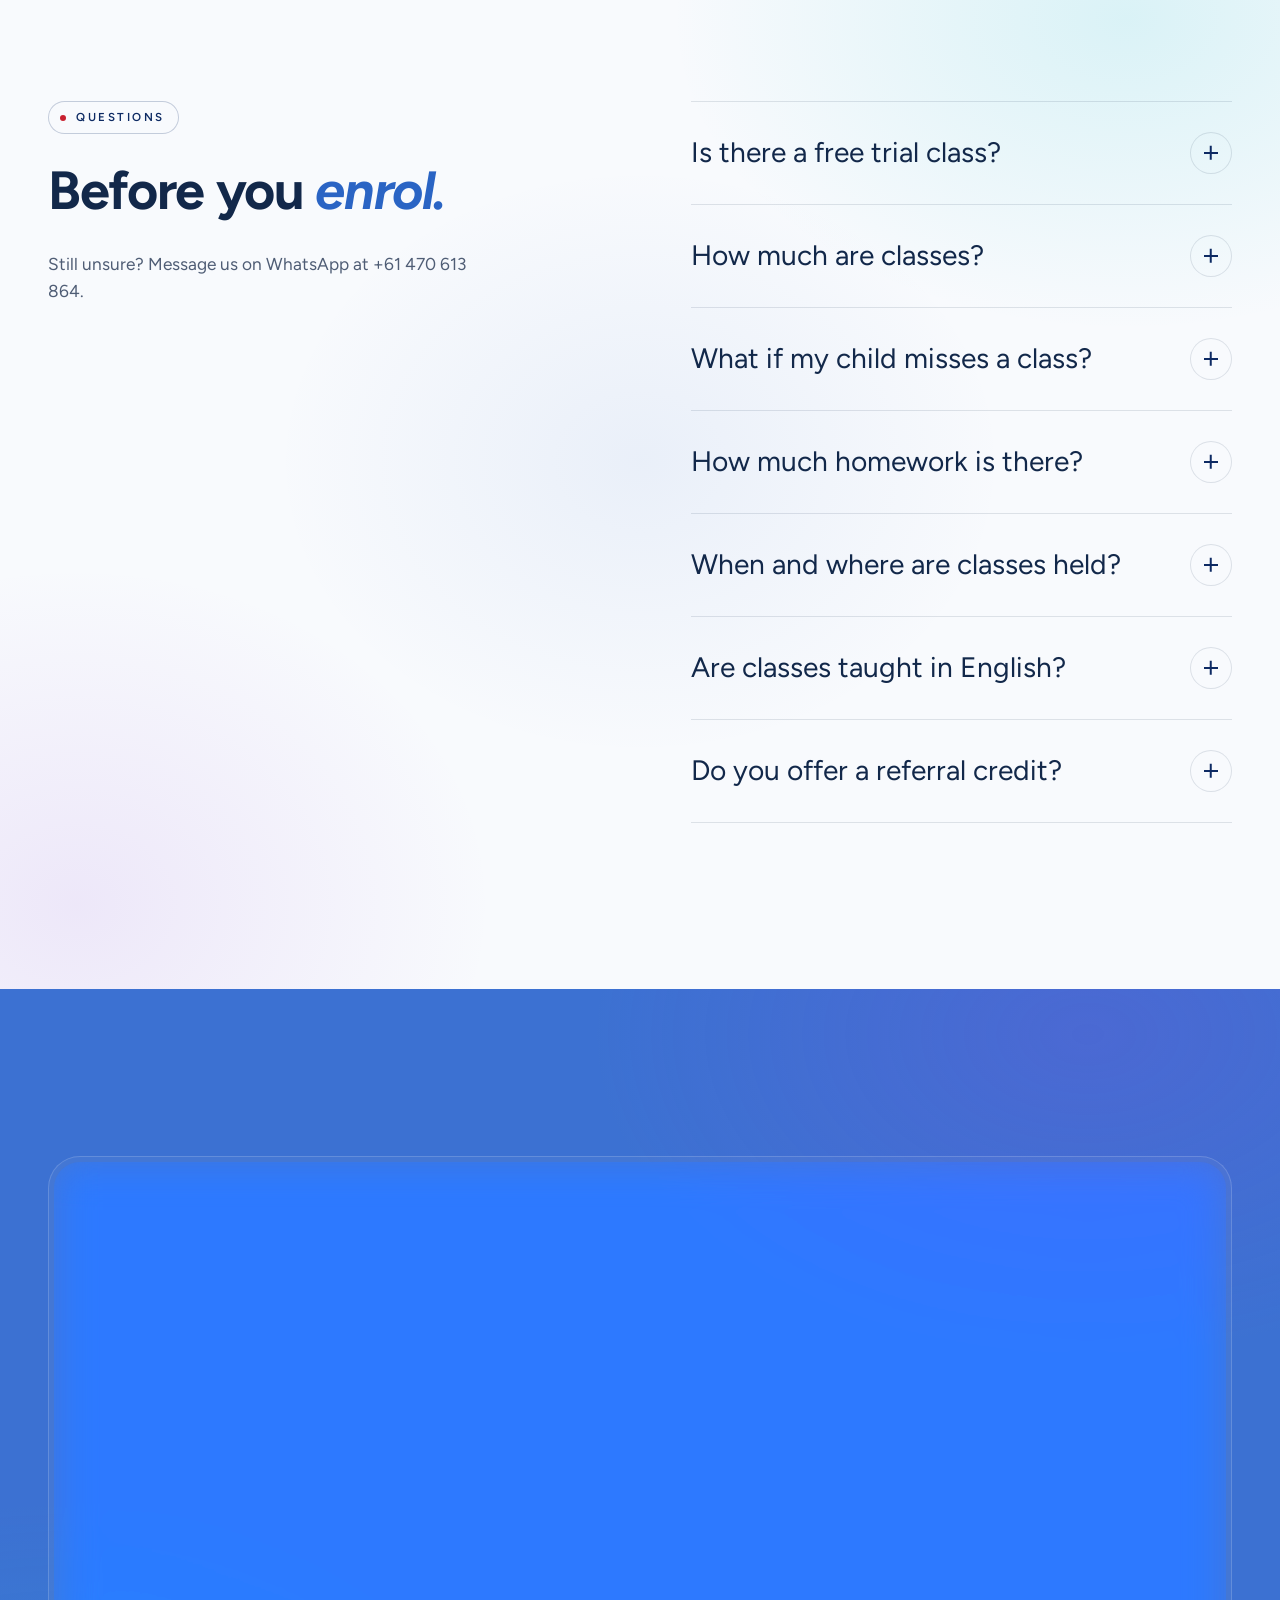
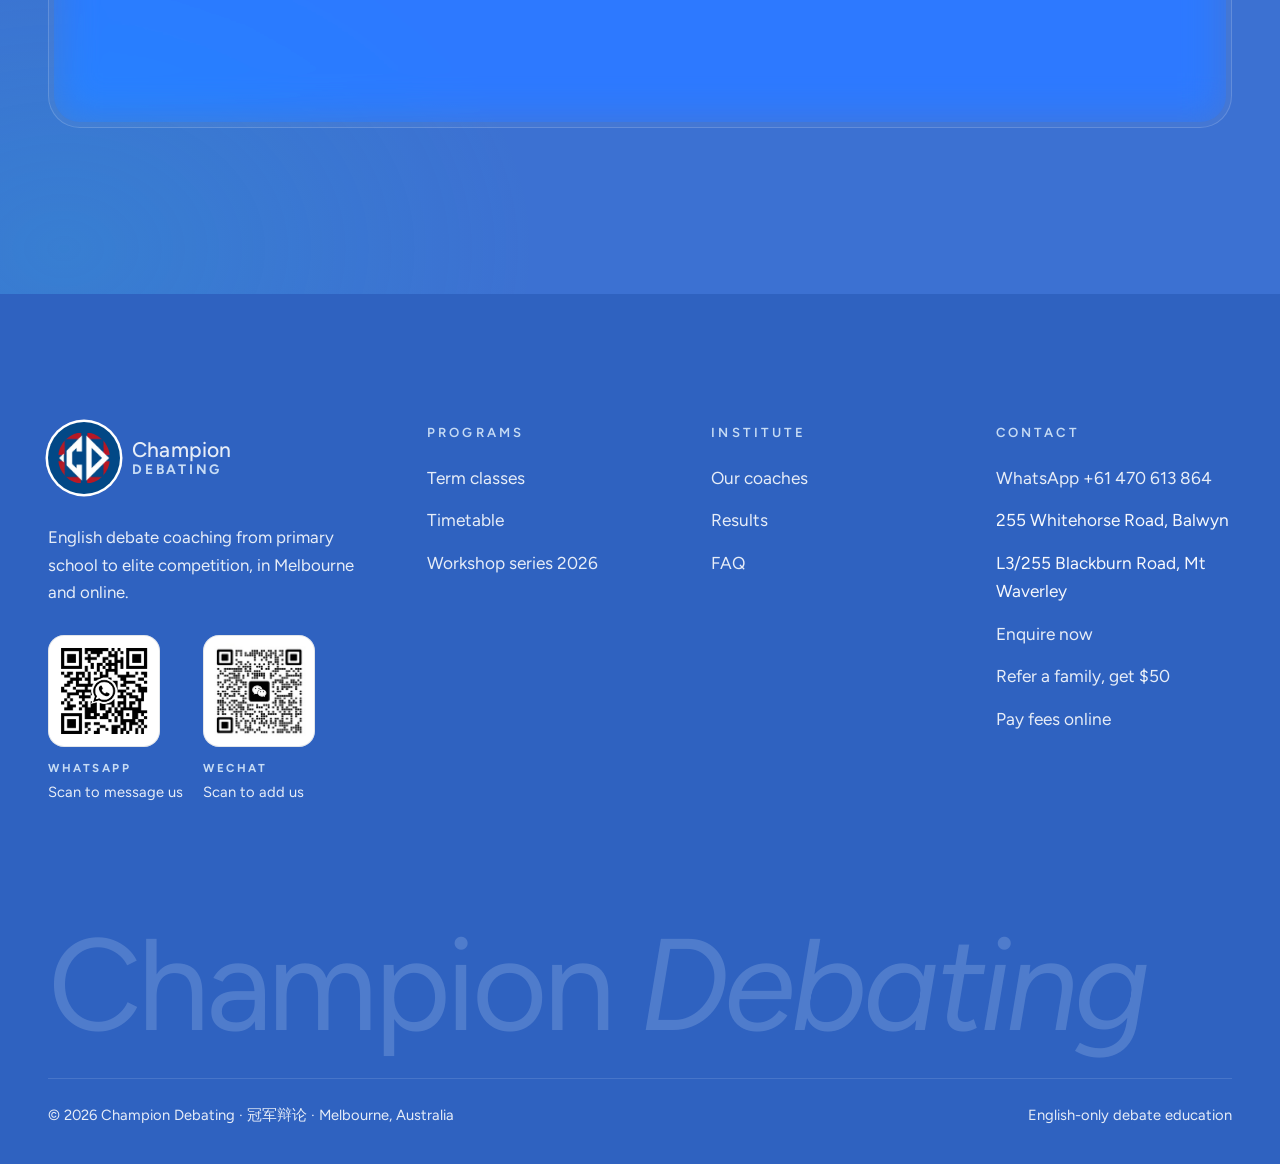
<file: programs.html>
<!DOCTYPE html>
<html lang="en-AU">
<head>
  <meta charset="UTF-8">
  <meta name="viewport" content="width=device-width, initial-scale=1.0">
  <title>Debate Classes &amp; Fees in Melbourne | Champion Debating</title>
  <meta name="description" content="Primary, junior, secondary and elite debating classes in Melbourne. Two-hour weekly sessions from $75 + GST, a term timetable and a free trial class.">
  <link rel="canonical" href="https://www.championdebating.com.au/programs.html">
  <link rel="alternate" hreflang="en-AU" href="https://www.championdebating.com.au/programs.html">
  <link rel="alternate" hreflang="zh-Hans" href="https://www.championdebating.com.au/zh/programs.html">
  <link rel="alternate" hreflang="x-default" href="https://www.championdebating.com.au/programs.html">


  <meta property="og:type" content="website">
  <meta property="og:site_name" content="Champion Debating">
  <meta property="og:locale" content="en_AU">
  <meta property="og:title" content="Debate Classes &amp; Fees in Melbourne | Champion Debating">
  <meta property="og:description" content="Primary, junior, secondary and elite debating classes in Melbourne. Two-hour weekly sessions from $75 + GST, a term timetable and a free trial class.">
  <meta property="og:url" content="https://www.championdebating.com.au/programs.html">
  <meta property="og:image" content="https://www.championdebating.com.au/og-image.png">
  <meta property="og:image:width" content="1200">
  <meta property="og:image:height" content="630">
  <meta property="og:image:alt" content="Champion Debating logo with the line: Think sharper. Speak smarter.">
  <meta name="twitter:card" content="summary_large_image">
  <meta name="theme-color" content="#2f62c0">
  <script>document.documentElement.classList.add('js');</script>
  <link rel="preconnect" href="https://fonts.googleapis.com">
  <link rel="preconnect" href="https://fonts.gstatic.com" crossorigin>
  <link href="https://fonts.googleapis.com/css2?family=Figtree:ital,wght@0,400..800;1,400..800&display=swap" rel="stylesheet">
  <link rel="icon" type="image/png" href="favicon.png">
  <link rel="apple-touch-icon" href="apple-touch-icon.png">
  <link rel="stylesheet" href="styles.css?v=97">
  <script type="application/ld+json">
  {
    "@context": "https://schema.org",
    "@graph": [
      {
        "@type": "EducationalOrganization",
        "@id": "https://www.championdebating.com.au/#organization",
        "name": "Champion Debating",
        "alternateName": "冠军辩论",
        "url": "https://www.championdebating.com.au/",
        "logo": "https://www.championdebating.com.au/logo-mark.png",
        "image": "https://www.championdebating.com.au/og-image.png",
        "description": "English debate coaching from primary school to elite competition, in Melbourne and online.",
        "telephone": "+61 470 613 864",
        "address": [
          { "@type": "PostalAddress", "streetAddress": "255 Whitehorse Road", "addressLocality": "Balwyn", "addressRegion": "VIC", "addressCountry": "AU" },
          { "@type": "PostalAddress", "streetAddress": "L3/255 Blackburn Road", "addressLocality": "Mount Waverley", "addressRegion": "VIC", "addressCountry": "AU" }
        ],
        "areaServed": {
          "@type": "City",
          "name": "Melbourne"
        }
      },
      {
        "@type": "WebSite",
        "@id": "https://www.championdebating.com.au/#website",
        "url": "https://www.championdebating.com.au/",
        "name": "Champion Debating",
        "publisher": {
          "@id": "https://www.championdebating.com.au/#organization"
        },
        "inLanguage": "en-AU"
      },
      {
        "@type": "WebPage",
        "@id": "https://www.championdebating.com.au/programs.html#webpage",
        "url": "https://www.championdebating.com.au/programs.html",
        "name": "Debate Classes & Fees in Melbourne | Champion Debating",
        "description": "Primary, junior, secondary and elite debating classes in Melbourne. Two-hour weekly sessions from $75 + GST, a term timetable and a free trial class.",
        "isPartOf": {
          "@id": "https://www.championdebating.com.au/#website"
        },
        "about": {
          "@id": "https://www.championdebating.com.au/#organization"
        },
        "inLanguage": "en-AU",
        "primaryImageOfPage": {
          "@type": "ImageObject",
          "url": "https://www.championdebating.com.au/og-image.png"
        },
        "breadcrumb": {
          "@id": "https://www.championdebating.com.au/programs.html#breadcrumb"
        }
      },
      {
        "@type": "BreadcrumbList",
        "@id": "https://www.championdebating.com.au/programs.html#breadcrumb",
        "itemListElement": [
          {
            "@type": "ListItem",
            "position": 1,
            "name": "Home",
            "item": "https://www.championdebating.com.au/"
          },
          {
            "@type": "ListItem",
            "position": 2,
            "name": "Programs",
            "item": "https://www.championdebating.com.au/programs.html"
          }
        ]
      },
      {
        "@type": "ItemList",
        "name": "Debating programs",
        "itemListElement": [
          {
            "@type": "ListItem",
            "position": 1,
            "item": {
              "@type": "Course",
              "name": "Primary Debating",
              "description": "Public speaking, reasoning and reading habits built early, the foundation everything else rests on.",
              "provider": {
                "@id": "https://www.championdebating.com.au/#organization"
              },
              "inLanguage": "en"
            }
          },
          {
            "@type": "ListItem",
            "position": 2,
            "item": {
              "@type": "Course",
              "name": "Junior Debating",
              "description": "Structured argument, rebuttal and clash, with regular speaking practice. Sunday classes available.",
              "provider": {
                "@id": "https://www.championdebating.com.au/#organization"
              },
              "inLanguage": "en"
            }
          },
          {
            "@type": "ListItem",
            "position": 3,
            "item": {
              "@type": "Course",
              "name": "Secondary Debating",
              "description": "Deeper analysis, evidence and persuasive speaking, preparing students for school teams and competitive circuits.",
              "provider": {
                "@id": "https://www.championdebating.com.au/#organization"
              },
              "inLanguage": "en"
            }
          },
          {
            "@type": "ListItem",
            "position": 4,
            "item": {
              "@type": "Course",
              "name": "Elite Group & VST Preparation",
              "description": "For advanced students aiming for the Victorian Schools Team and national competition, including British Parliamentary (BP) training.",
              "provider": {
                "@id": "https://www.championdebating.com.au/#organization"
              },
              "inLanguage": "en"
            }
          },
          {
            "@type": "ListItem",
            "position": 5,
            "item": {
              "@type": "Course",
              "name": "Online Competitions",
              "description": "We find, register and form teams for regional and international online competitions, one to two opportunities a month.",
              "provider": {
                "@id": "https://www.championdebating.com.au/#organization"
              },
              "inLanguage": "en"
            }
          },
          {
            "@type": "ListItem",
            "position": 6,
            "item": {
              "@type": "Course",
              "name": "Beyond Debate",
              "description": "Complementary programs that build the same skills of thinking and expression.",
              "provider": {
                "@id": "https://www.championdebating.com.au/#organization"
              },
              "inLanguage": "en"
            }
          }
        ]
      },
      {
        "@type": "FAQPage",
        "@id": "https://www.championdebating.com.au/programs.html#faq",
        "mainEntity": [
          {
            "@type": "Question",
            "name": "Is there a free trial class?",
            "acceptedAnswer": {
              "@type": "Answer",
              "text": "Yes. Book a free trial class and see the training for yourself before you commit."
            }
          },
          {
            "@type": "Question",
            "name": "How much are classes?",
            "acceptedAnswer": {
              "@type": "Answer",
              "text": "$75 + GST per student for each 2-hour session. Fees are paid one term at a time."
            }
          },
          {
            "@type": "Question",
            "name": "What if my child misses a class?",
            "acceptedAnswer": {
              "@type": "Answer",
              "text": "For a planned absence, you receive a credit of one class fee at the start of the term, up to a maximum of one credit per session. For an unplanned absence, your child makes it up through a lesson, a video and homework tasks."
            }
          },
          {
            "@type": "Question",
            "name": "How much homework is there?",
            "acceptedAnswer": {
              "@type": "Answer",
              "text": "Each week students receive a matter file of reading and research, adjusted to age and skill: around 400 words for beginners and 500 words for advanced students (negotiable). Feedback and homework are shared through Google Classroom."
            }
          },
          {
            "@type": "Question",
            "name": "When and where are classes held?",
            "acceptedAnswer": {
              "@type": "Answer",
              "text": "Classes run weekly at our Balwyn campus, 255 Whitehorse Road, and our Glen Waverley campus, L3/255 Blackburn Road, Mt Waverley. Each session is two hours. Times are confirmed at enrolment; see the sample timetable above."
            }
          },
          {
            "@type": "Question",
            "name": "Are classes taught in English?",
            "acceptedAnswer": {
              "@type": "Answer",
              "text": "Yes. All training is delivered in English, preparing students for school debating, university applications and international competition."
            }
          },
          {
            "@type": "Question",
            "name": "Do you offer a referral credit?",
            "acceptedAnswer": {
              "@type": "Answer",
              "text": "Yes. Families who refer a new student receive a $50 credit on their term invoice for every successful referral."
            }
          }
        ]
      }
    ]
  }
  </script>
</head>
<body>
  <a class="skip-link" href="#main">Skip to content</a>

  <header>
    <nav class="nav" aria-label="Main">
      <a class="brand" href="index.html" aria-label="Champion Debating home">
        <img class="brand__mark" src="logo-mark.png" alt="" width="40" height="40">
        <span class="brand__word"><b>Champion</b><span>Debating</span></span>
      </a>
      <div class="nav__links">
        <a href="index.html">Home</a>
        <a href="programs.html" aria-current="page">Programs</a>
        <a href="coaches.html">Coaches</a>
        <a href="competitions.html">Competitions</a>
        <a href="contact.html">Contact</a>
      </div>
      <a class="nav__lang" href="zh/programs.html" lang="zh-Hans" hreflang="zh-Hans">中文</a>
      <a class="btn btn--primary btn--sm" href="contact.html#book">Enquire now
        <span class="btn__icon"><svg viewBox="0 0 16 16" fill="none" stroke="currentColor" stroke-width="1.3" stroke-linecap="round" stroke-linejoin="round" aria-hidden="true"><path d="M4 12 12 4M5.5 4H12v6.5"/></svg></span>
      </a>
      <button class="nav__toggle" type="button" aria-expanded="false" aria-controls="menu" aria-label="Open menu"><span></span><span></span></button>
    </nav>
    <div class="menu" id="menu">
      <div class="menu__links">
        <a href="index.html"><span style="--i:0">Home</span></a>
        <a href="programs.html" aria-current="page"><span style="--i:1">Programs</span></a>
        <a href="coaches.html"><span style="--i:2">Coaches</span></a>
        <a href="competitions.html"><span style="--i:3">Competitions</span></a>
        <a href="contact.html"><span style="--i:4">Contact</span></a>
      </div>
      <div class="menu__foot">
        <a class="menu__lang" href="zh/programs.html" lang="zh-Hans" hreflang="zh-Hans">中文</a>
        <a class="btn btn--primary" href="contact.html#book">Enquire now
          <span class="btn__icon"><svg viewBox="0 0 16 16" fill="none" stroke="currentColor" stroke-width="1.3" stroke-linecap="round" stroke-linejoin="round" aria-hidden="true"><path d="M4 12 12 4M5.5 4H12v6.5"/></svg></span>
        </a>
      </div>
    </div>
  </header>

  <a class="book-bar btn btn--primary" href="contact.html#book">Enquire now
    <span class="btn__icon"><svg viewBox="0 0 16 16" fill="none" stroke="currentColor" stroke-width="1.3" stroke-linecap="round" stroke-linejoin="round" aria-hidden="true"><path d="M4 12 12 4M5.5 4H12v6.5"/></svg></span>
  </a>

  <main id="main">
    <section class="hero hero--page hero--band on-dark" aria-labelledby="page-title">
      <div class="container hero__content band">
        <figure class="band__photo band__photo--wide"><img src="programs-class.webp" alt="A Champion Debating coach leading a Grade 10 debate workshop" width="1024" height="572"></figure>
        <h1 class="eyebrow" id="page-title">Debate classes in Melbourne · Year 3 to elite</h1>
        <p class="display hero__title">
          <span class="line"><span style="--i:0">A pathway for</span></span>
          <span class="line"><span style="--i:1"><em>every</em> stage.</span></span>
        </p>
        <p class="lede hero__lede">Students progress from foundations to competition-level debating, in two-hour weekly sessions coached by national and international debaters.</p>
        <div class="btn-row">
          <a class="btn btn--primary" href="contact.html#book">Enquire now
            <span class="btn__icon"><svg viewBox="0 0 16 16" fill="none" stroke="currentColor" stroke-width="1.3" stroke-linecap="round" stroke-linejoin="round" aria-hidden="true"><path d="M4 12 12 4M5.5 4H12v6.5"/></svg></span>
          </a>
          <a class="btn btn--gold" href="#timetable">See the timetable
            <span class="btn__icon"><svg viewBox="0 0 16 16" fill="none" stroke="currentColor" stroke-width="1.3" stroke-linecap="round" stroke-linejoin="round" aria-hidden="true"><path d="M4 12 12 4M5.5 4H12v6.5"/></svg></span>
          </a>
        </div>
      </div>
      <svg class="hero__wave" viewBox="0 0 1440 90" preserveAspectRatio="none" aria-hidden="true"><path d="M0 62C240 22 520 12 800 42s500 46 640 16V90H0Z"/></svg>
    </section>

    <section class="section section--paper" id="programs" aria-labelledby="levels-title">
      <div class="container">
        <div class="section-head">
          <div data-reveal>
            <span class="eyebrow">Programs</span>
            <h2 class="h2" id="levels-title">From first speech to state team.</h2>
          </div>
          <p class="lede" data-reveal style="--d:120ms">Class times and fees are confirmed at enrolment. Not sure where your child fits? A free trial class tells us.</p>
        </div>
        <div class="bento">
          <article class="bezel tilt" id="primary" data-reveal>
            <div class="bezel__core program">
              <span class="program__tag tilt__lift">Primary · Year 3–6</span>
              <h3 class="h3 tilt__lift">Primary Debating</h3>
              <p class="tilt__lift">Public speaking, reasoning and reading habits built early, the foundation everything else rests on.</p>
              <ul class="program__list tilt__lift"><li>Year 3–4 and Year 4–5 classes</li><li>Junior competition pathway</li></ul>
              <a class="text-link" href="contact.html#book">Enquire now
                <svg viewBox="0 0 16 16" fill="none" stroke="currentColor" stroke-width="1.3" stroke-linecap="round" stroke-linejoin="round" aria-hidden="true"><path d="M4 12 12 4M5.5 4H12v6.5"/></svg>
              </a>
              <span class="tilt__glare"></span>
            </div>
          </article>
          <article class="bezel tilt" id="junior" data-reveal>
            <div class="bezel__core program">
              <span class="program__tag tilt__lift">Junior · Year 7–8</span>
              <h3 class="h3 tilt__lift">Junior Debating</h3>
              <p class="tilt__lift">Structured argument, rebuttal and clash, with regular speaking practice. Sunday classes available.</p>
              <ul class="program__list tilt__lift"><li>Coached weekly practice</li><li>Interschool and international events</li></ul>
              <a class="text-link" href="contact.html#book">Enquire now
                <svg viewBox="0 0 16 16" fill="none" stroke="currentColor" stroke-width="1.3" stroke-linecap="round" stroke-linejoin="round" aria-hidden="true"><path d="M4 12 12 4M5.5 4H12v6.5"/></svg>
              </a>
              <span class="tilt__glare"></span>
            </div>
          </article>
          <article class="bezel tilt" id="secondary" data-reveal>
            <div class="bezel__core program">
              <span class="program__tag tilt__lift">Senior · Year 8–10</span>
              <h3 class="h3 tilt__lift">Secondary Debating</h3>
              <p class="tilt__lift">Deeper analysis, evidence and persuasive speaking, preparing students for school teams and competitive circuits.</p>
              <ul class="program__list tilt__lift"><li>Motion analysis and case building</li><li>Mock rounds with live feedback</li></ul>
              <a class="text-link" href="contact.html#book">Enquire now
                <svg viewBox="0 0 16 16" fill="none" stroke="currentColor" stroke-width="1.3" stroke-linecap="round" stroke-linejoin="round" aria-hidden="true"><path d="M4 12 12 4M5.5 4H12v6.5"/></svg>
              </a>
              <span class="tilt__glare"></span>
            </div>
          </article>
          <article class="bezel bezel--dark tilt" id="elite" data-reveal>
            <div class="bezel__core program">
              <span class="program__tag tilt__lift">Elite · Advanced</span>
              <h3 class="h3 tilt__lift">Elite Group &amp; VST Preparation</h3>
              <p class="tilt__lift">For advanced students aiming for the Victorian Schools Team and national competition, including British Parliamentary (BP) training.</p>
              <ul class="program__list tilt__lift"><li>VST selection simulation sessions</li><li>Feedback from experienced adjudicators</li></ul>
              <a class="text-link" href="contact.html#book">Enquire now
                <svg viewBox="0 0 16 16" fill="none" stroke="currentColor" stroke-width="1.3" stroke-linecap="round" stroke-linejoin="round" aria-hidden="true"><path d="M4 12 12 4M5.5 4H12v6.5"/></svg>
              </a>
              <span class="tilt__glare"></span>
            </div>
          </article>
          <article class="bezel tilt" id="online" data-reveal>
            <div class="bezel__core program">
              <span class="program__tag tilt__lift">Online · Competition Hub</span>
              <h3 class="h3 tilt__lift">Online Competitions</h3>
              <p class="tilt__lift">We find, register and form teams for regional and international online competitions, one to two opportunities a month.</p>
              <ul class="program__list tilt__lift"><li>Australia/NZ, Asia-Pacific and international tiers</li><li>WSDC and British Parliamentary formats</li></ul>
              <a class="text-link" href="contact.html#book">Enquire now
                <svg viewBox="0 0 16 16" fill="none" stroke="currentColor" stroke-width="1.3" stroke-linecap="round" stroke-linejoin="round" aria-hidden="true"><path d="M4 12 12 4M5.5 4H12v6.5"/></svg>
              </a>
              <span class="tilt__glare"></span>
            </div>
          </article>
          <article class="bezel tilt" id="enrichment" data-reveal>
            <div class="bezel__core program">
              <span class="program__tag tilt__lift">Enrichment</span>
              <h3 class="h3 tilt__lift">Beyond Debate</h3>
              <p class="tilt__lift">Complementary programs that build the same skills of thinking and expression.</p>
              <ul class="program__list tilt__lift"><li>Model United Nations (MUN) coaching</li></ul>
              <a class="text-link" href="contact.html#book">Enquire now
                <svg viewBox="0 0 16 16" fill="none" stroke="currentColor" stroke-width="1.3" stroke-linecap="round" stroke-linejoin="round" aria-hidden="true"><path d="M4 12 12 4M5.5 4H12v6.5"/></svg>
              </a>
              <span class="tilt__glare"></span>
            </div>
          </article>
        </div>
      </div>
    </section>

    <section class="section section--dark on-dark" id="timetable" aria-labelledby="timetable-title">
      <div class="container">
        <div class="section-head">
          <div data-reveal>
            <span class="eyebrow">Groups &amp; timetable</span>
            <h2 class="h2" id="timetable-title">Find the right group.</h2>
          </div>
          <p class="lede" data-reveal style="--d:120ms">A sample timetable from Term 3 2026. Each session runs for two hours. Please confirm the current term’s timetable at enrolment.</p>
        </div>
        <div class="timetable" data-reveal>
          <table>
            <caption class="sr-only">Sample class timetable, Term 3 2026</caption>
            <thead>
              <tr><th scope="col">Group</th><th scope="col">Year level</th><th scope="col">Coach</th><th scope="col">When</th><th scope="col">Campus</th></tr>
            </thead>
            <tbody>
                <tr><td>Navigation</td><td>Year 5–6</td><td>Nicholas</td><td>Thursdays 6:30–8:30 pm</td><td>Balwyn</td></tr>
                <tr><td>Foundation</td><td>Year 7</td><td>Lachlan</td><td>Sundays 5:00–7:00 pm</td><td>Balwyn</td></tr>
                <tr><td>Beginner</td><td>Year 7–8</td><td>Liam</td><td>Sundays 5:00–7:00 pm</td><td>Balwyn</td></tr>
                <tr><td>Advanced</td><td>Year 8–10</td><td>Zaakir</td><td>Thursdays 6:30–8:30 pm</td><td>Balwyn</td></tr>
                <tr><td>Elite</td><td>Year 8–10</td><td>Zaakir</td><td>Sundays 4:30–6:30 pm and 6:30–8:30 pm</td><td>Balwyn</td></tr>
            </tbody>
          </table>
        </div>
        <p class="timetable__note">Balwyn campus: 255 Whitehorse Road, Balwyn. Glen Waverley campus: L3/255 Blackburn Road, Mt Waverley.</p>
      </div>
    </section>

    <section class="section section--paper" id="faq" aria-labelledby="faq-title">
      <div class="container split">
        <div class="split__sticky" data-reveal>
          <span class="eyebrow">Questions</span>
          <h2 class="h2" id="faq-title">Before you <em>enrol.</em></h2>
          <p class="lede">Still unsure? Message us on WhatsApp at +61 470 613 864.</p>
        </div>
        <div class="faq" data-reveal style="--d:120ms">
          <details>
            <summary>Is there a free trial class?<span class="faq__icon" aria-hidden="true"></span></summary>
            <p class="faq__body">Yes. Book a free trial class and see the training for yourself before you commit.</p>
          </details>
          <details>
            <summary>How much are classes?<span class="faq__icon" aria-hidden="true"></span></summary>
            <p class="faq__body">$75 + GST per student for each 2-hour session. Fees are paid one term at a time.</p>
          </details>
          <details>
            <summary>What if my child misses a class?<span class="faq__icon" aria-hidden="true"></span></summary>
            <p class="faq__body">For a planned absence, you receive a credit of one class fee at the start of the term, up to a maximum of one credit per session. For an unplanned absence, your child makes it up through a lesson, a video and homework tasks.</p>
          </details>
          <details>
            <summary>How much homework is there?<span class="faq__icon" aria-hidden="true"></span></summary>
            <p class="faq__body">Each week students receive a matter file of reading and research, adjusted to age and skill: around 400 words for beginners and 500 words for advanced students (negotiable). Feedback and homework are shared through Google Classroom.</p>
          </details>
          <details>
            <summary>When and where are classes held?<span class="faq__icon" aria-hidden="true"></span></summary>
            <p class="faq__body">Classes run weekly at our Balwyn campus, 255 Whitehorse Road, and our Glen Waverley campus, L3/255 Blackburn Road, Mt Waverley. Each session is two hours. Times are confirmed at enrolment; see the sample timetable above.</p>
          </details>
          <details>
            <summary>Are classes taught in English?<span class="faq__icon" aria-hidden="true"></span></summary>
            <p class="faq__body">Yes. All training is delivered in English, preparing students for school debating, university applications and international competition.</p>
          </details>
          <details>
            <summary>Do you offer a referral credit?<span class="faq__icon" aria-hidden="true"></span></summary>
            <p class="faq__body">Yes. Families who refer a new student receive a $50 credit on their term invoice for every successful referral.</p>
          </details>
        </div>
      </div>
    </section>

    <section class="section section--dark on-dark" aria-labelledby="cta-title">
      <div class="container">
        <div class="bezel cta" data-reveal>
          <div class="bezel__core">
            <span class="eyebrow">Free trial</span>
            <h2 class="h2" id="cta-title">Find their group in <em>one</em> class.</h2>
            <p class="lede">Book a free trial and we’ll recommend the right group and timetable for your child.</p>
            <div class="btn-row">
              <a class="btn btn--primary" href="contact.html#book">Enquire now
            <span class="btn__icon"><svg viewBox="0 0 16 16" fill="none" stroke="currentColor" stroke-width="1.3" stroke-linecap="round" stroke-linejoin="round" aria-hidden="true"><path d="M4 12 12 4M5.5 4H12v6.5"/></svg></span>
          </a>
            </div>
          </div>
        </div>
      </div>
    </section>
  </main>

  <footer class="footer">
    <div class="container">
      <div class="footer__grid">
        <div>
          <a class="brand" href="index.html" aria-label="Champion Debating home">
            <img class="brand__mark" src="logo-mark.png" alt="" width="40" height="40">
            <span class="brand__word"><b>Champion</b><span>Debating</span></span>
          </a>
          <p class="footer__blurb">English debate coaching from primary school to elite competition, in Melbourne and online.</p>
          <div class="qr-codes">
            <figure class="qr">
              <a href="https://wa.me/61470613864"><img src="qr-whatsapp.png" alt="QR code to message Champion Debating on WhatsApp" width="112" height="112" loading="lazy"></a>
              <figcaption><b>WhatsApp</b>Scan to message us</figcaption>
            </figure>
            <figure class="qr">
              <img src="qr-wechat.png" alt="QR code to add Champion Debating on WeChat" width="112" height="112" loading="lazy">
              <figcaption><b>WeChat</b>Scan to add us</figcaption>
            </figure>
          </div>
        </div>
        <div>
          <h2>Programs</h2>
          <ul>
            <li><a href="programs.html#programs">Term classes</a></li>
            <li><a href="programs.html#timetable">Timetable</a></li>
            <li><a href="competitions.html#workshops">Workshop series 2026</a></li>
          </ul>
        </div>
        <div>
          <h2>Institute</h2>
          <ul>
            <li><a href="coaches.html">Our coaches</a></li>
            <li><a href="competitions.html#results">Results</a></li>
            <li><a href="programs.html#faq">FAQ</a></li>
          </ul>
        </div>
        <div>
          <h2>Contact</h2>
          <ul>
            <li><a href="https://wa.me/61470613864">WhatsApp +61 470 613 864</a></li>
            <li>255 Whitehorse Road, Balwyn</li>
            <li>L3/255 Blackburn Road, Mt Waverley</li>
            <li><a href="contact.html#book">Enquire now</a></li>
            <li><a href="refer.html">Refer a family, get $50</a></li>
            <li><a href="pay.html">Pay fees online</a></li>
          </ul>
        </div>
      </div>
      <p class="footer__word" aria-hidden="true">Champion <em>Debating</em></p>
      <div class="footer__legal">
        <p>© <span data-year>2026</span> Champion Debating · <span lang="zh-Hans">冠军辩论</span> · Melbourne, Australia</p>
        <p>English-only debate education</p>
      </div>
    </div>
  </footer>

  <script src="main.js?v=17" defer></script>
</body>
</html>
</file>
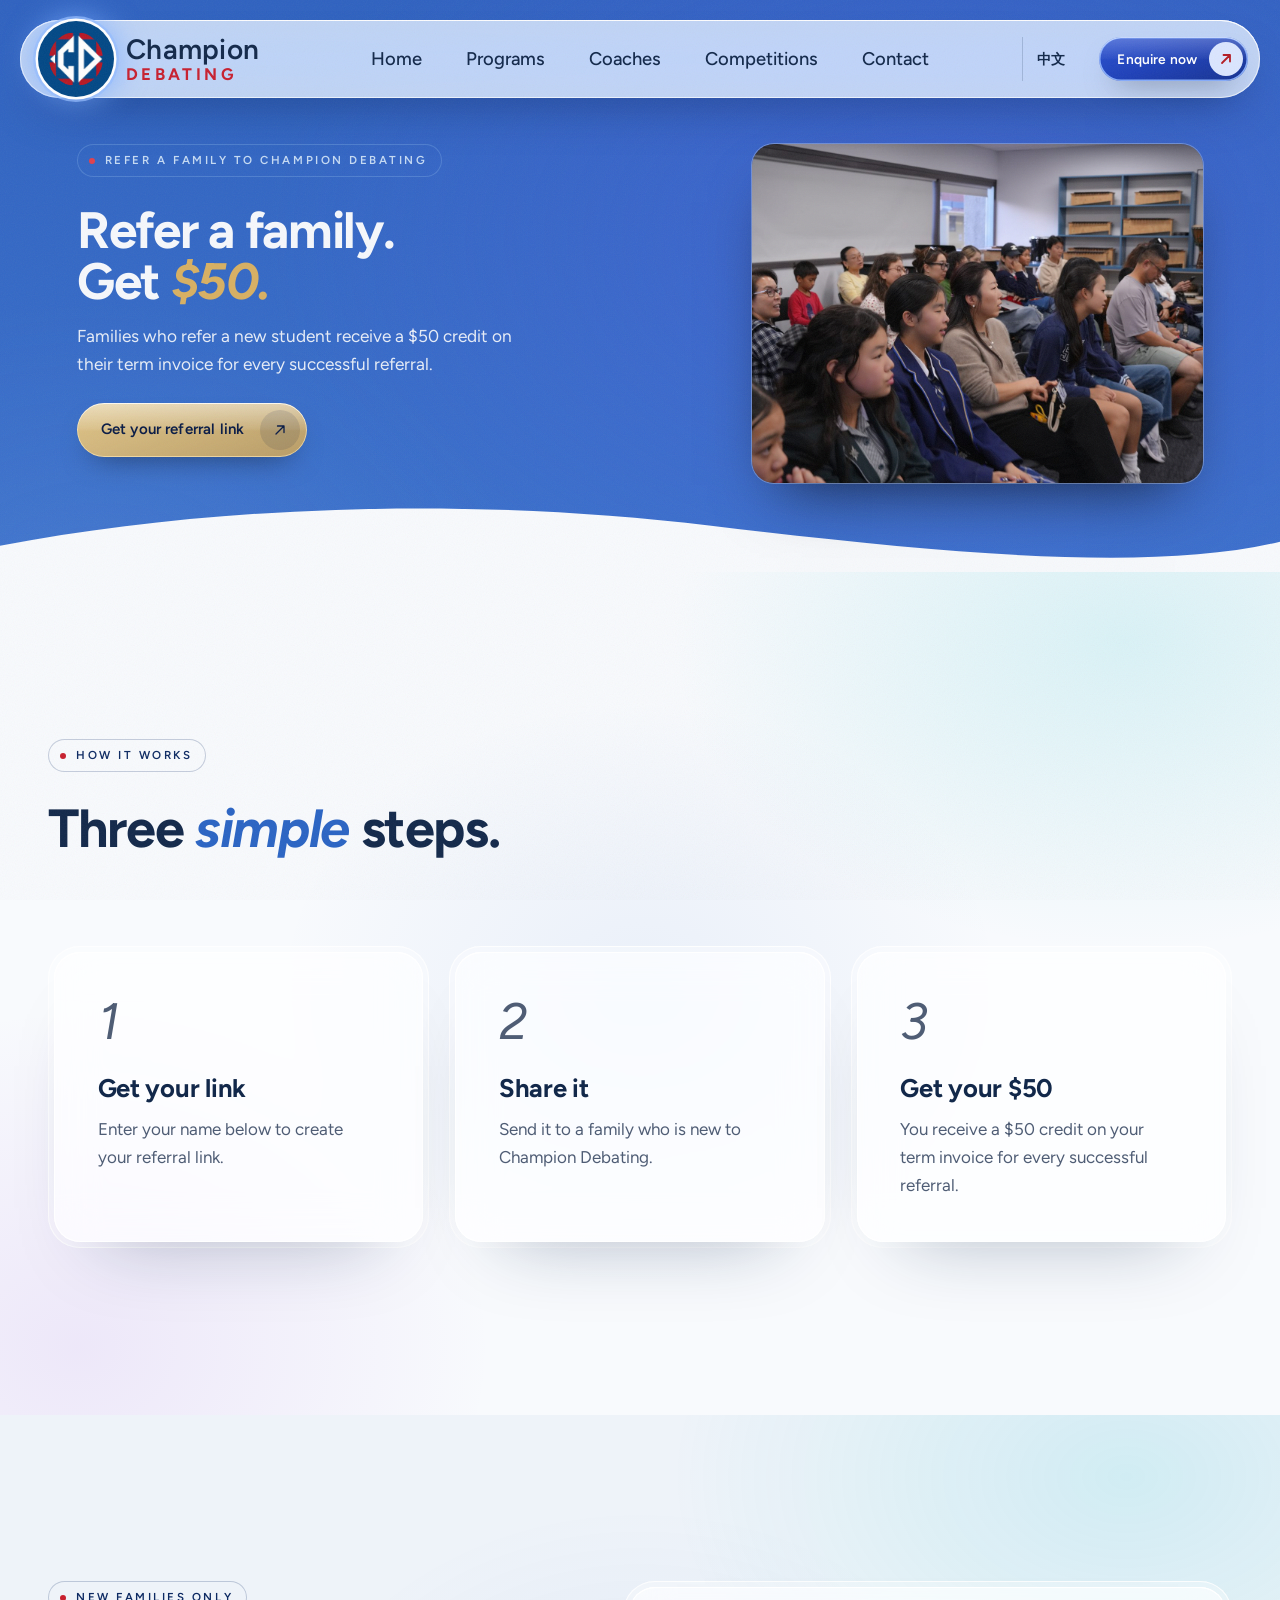
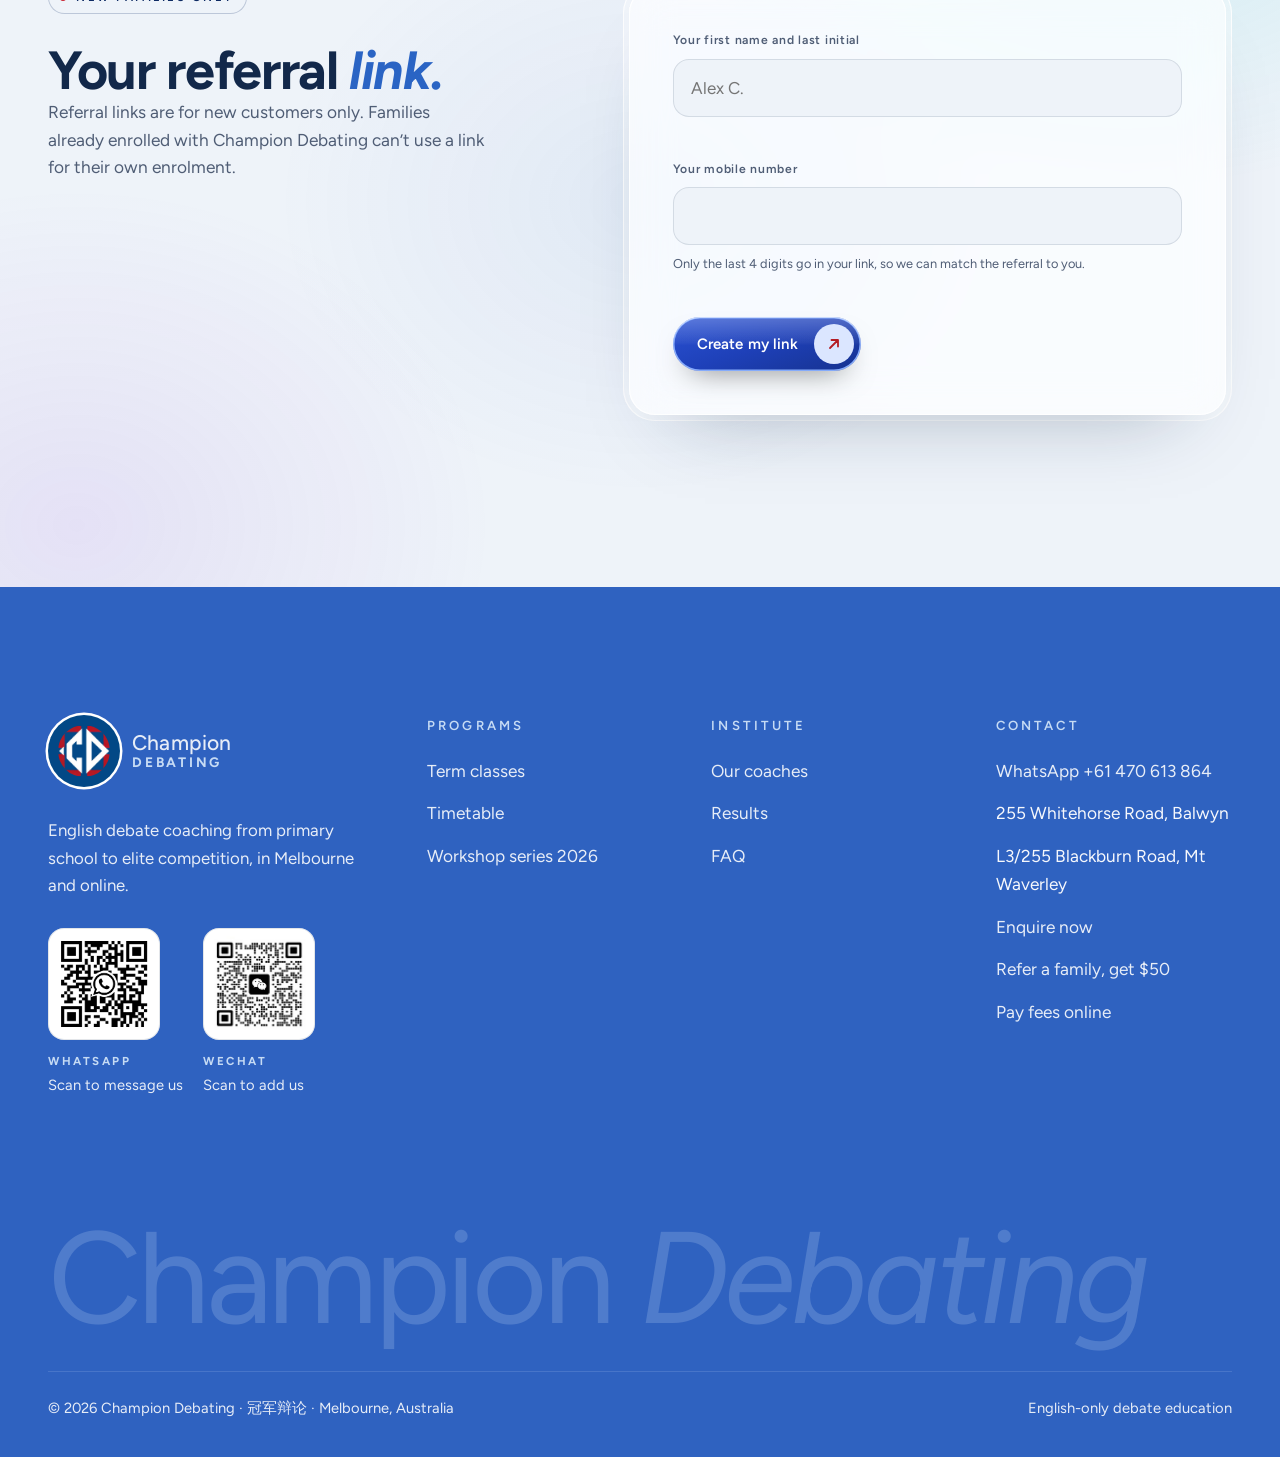
<file: refer.html>
<!DOCTYPE html>
<html lang="en-AU">
<head>
  <meta charset="UTF-8">
  <meta name="viewport" content="width=device-width, initial-scale=1.0">
  <title>Refer a Family, Get a $50 Credit | Champion Debating</title>
  <meta name="description" content="Refer a new family to Champion Debating and receive a $50 credit on your term invoice. Get your referral link and share it with a friend.">
  <link rel="canonical" href="https://www.championdebating.com.au/refer.html">
  <link rel="alternate" hreflang="en-AU" href="https://www.championdebating.com.au/refer.html">
  <link rel="alternate" hreflang="zh-Hans" href="https://www.championdebating.com.au/zh/refer.html">
  <link rel="alternate" hreflang="x-default" href="https://www.championdebating.com.au/refer.html">


  <meta property="og:type" content="website">
  <meta property="og:site_name" content="Champion Debating">
  <meta property="og:locale" content="en_AU">
  <meta property="og:title" content="Refer a Family, Get a $50 Credit | Champion Debating">
  <meta property="og:description" content="Refer a new family to Champion Debating and receive a $50 credit on your term invoice. Get your referral link and share it with a friend.">
  <meta property="og:url" content="https://www.championdebating.com.au/refer.html">
  <meta property="og:image" content="https://www.championdebating.com.au/og-image.png">
  <meta property="og:image:width" content="1200">
  <meta property="og:image:height" content="630">
  <meta property="og:image:alt" content="Champion Debating logo with the line: Think sharper. Speak smarter.">
  <meta name="twitter:card" content="summary_large_image">
  <meta name="theme-color" content="#2f62c0">
  <script>document.documentElement.classList.add('js');</script>
  <link rel="preconnect" href="https://fonts.googleapis.com">
  <link rel="preconnect" href="https://fonts.gstatic.com" crossorigin>
  <link href="https://fonts.googleapis.com/css2?family=Figtree:ital,wght@0,400..800;1,400..800&display=swap" rel="stylesheet">
  <link rel="icon" type="image/png" href="favicon.png">
  <link rel="apple-touch-icon" href="apple-touch-icon.png">
  <link rel="stylesheet" href="styles.css?v=97">
  <script type="application/ld+json">
  {
    "@context": "https://schema.org",
    "@graph": [
      {
        "@type": "WebPage",
        "@id": "https://www.championdebating.com.au/refer.html#webpage",
        "url": "https://www.championdebating.com.au/refer.html",
        "name": "Refer a Family, Get a $50 Credit | Champion Debating",
        "description": "Refer a new family to Champion Debating and receive a $50 credit on your term invoice. Get your referral link and share it with a friend.",
        "isPartOf": {
          "@id": "https://www.championdebating.com.au/#website"
        },
        "about": {
          "@id": "https://www.championdebating.com.au/#organization"
        },
        "inLanguage": "en-AU"
      }
    ]
  }
  </script>
</head>
<body>
  <a class="skip-link" href="#main">Skip to content</a>

  <header>
    <nav class="nav" aria-label="Main">
      <a class="brand" href="index.html" aria-label="Champion Debating home">
        <img class="brand__mark" src="logo-mark.png" alt="" width="40" height="40">
        <span class="brand__word"><b>Champion</b><span>Debating</span></span>
      </a>
      <div class="nav__links">
        <a href="index.html">Home</a>
        <a href="programs.html">Programs</a>
        <a href="coaches.html">Coaches</a>
        <a href="competitions.html">Competitions</a>
        <a href="contact.html">Contact</a>
      </div>
      <a class="nav__lang" href="zh/refer.html" lang="zh-Hans" hreflang="zh-Hans">中文</a>
      <a class="btn btn--primary btn--sm" href="contact.html#book">Enquire now
        <span class="btn__icon"><svg viewBox="0 0 16 16" fill="none" stroke="currentColor" stroke-width="1.3" stroke-linecap="round" stroke-linejoin="round" aria-hidden="true"><path d="M4 12 12 4M5.5 4H12v6.5"/></svg></span>
      </a>
      <button class="nav__toggle" type="button" aria-expanded="false" aria-controls="menu" aria-label="Open menu"><span></span><span></span></button>
    </nav>
    <div class="menu" id="menu">
      <div class="menu__links">
        <a href="index.html"><span style="--i:0">Home</span></a>
        <a href="programs.html"><span style="--i:1">Programs</span></a>
        <a href="coaches.html"><span style="--i:2">Coaches</span></a>
        <a href="competitions.html"><span style="--i:3">Competitions</span></a>
        <a href="contact.html"><span style="--i:4">Contact</span></a>
      </div>
      <div class="menu__foot">
        <a class="menu__lang" href="zh/refer.html" lang="zh-Hans" hreflang="zh-Hans">中文</a>
        <a class="btn btn--primary" href="contact.html#book">Enquire now
          <span class="btn__icon"><svg viewBox="0 0 16 16" fill="none" stroke="currentColor" stroke-width="1.3" stroke-linecap="round" stroke-linejoin="round" aria-hidden="true"><path d="M4 12 12 4M5.5 4H12v6.5"/></svg></span>
        </a>
      </div>
    </div>
  </header>

  <a class="book-bar btn btn--primary" href="contact.html#book">Enquire now
    <span class="btn__icon"><svg viewBox="0 0 16 16" fill="none" stroke="currentColor" stroke-width="1.3" stroke-linecap="round" stroke-linejoin="round" aria-hidden="true"><path d="M4 12 12 4M5.5 4H12v6.5"/></svg></span>
  </a>

  <main id="main">
    <section class="hero hero--page hero--band on-dark" aria-labelledby="page-title">
      <div class="container hero__content band">
        <figure class="band__photo band__photo--no-phone"><img src="families-at-class.jpg" alt="Parents and students watching a Champion Debating class" width="1200" height="900"></figure>
        <h1 class="eyebrow" id="page-title">Refer a family to Champion Debating</h1>
        <p class="display hero__title">
          <span class="line"><span style="--i:0">Refer a family.</span></span>
          <span class="line"><span style="--i:1">Get <em>$50.</em></span></span>
        </p>
        <p class="lede hero__lede">Families who refer a new student receive a $50 credit on their term invoice for every successful referral.</p>
        <div class="btn-row">
          <a class="btn btn--gold" href="#link">Get your referral link
            <span class="btn__icon"><svg viewBox="0 0 16 16" fill="none" stroke="currentColor" stroke-width="1.3" stroke-linecap="round" stroke-linejoin="round" aria-hidden="true"><path d="M4 12 12 4M5.5 4H12v6.5"/></svg></span>
          </a>
        </div>
      </div>
      <svg class="hero__wave" viewBox="0 0 1440 90" preserveAspectRatio="none" aria-hidden="true"><path d="M0 62C240 22 520 12 800 42s500 46 640 16V90H0Z"/></svg>
    </section>

    <section class="section section--paper" aria-labelledby="how-title">
      <div class="container">
        <div class="section-head">
          <div data-reveal>
            <span class="eyebrow">How it works</span>
            <h2 class="h2" id="how-title">Three <em>simple</em> steps.</h2>
          </div>
        </div>
        <div class="steps">
          <article class="bezel" data-reveal><div class="bezel__core step"><p class="step__num">1</p><h3 class="h3">Get your link</h3><p>Enter your name below to create your referral link.</p></div></article>
          <article class="bezel" data-reveal style="--d:100ms"><div class="bezel__core step"><p class="step__num">2</p><h3 class="h3">Share it</h3><p>Send it to a family who is new to Champion Debating.</p></div></article>
          <article class="bezel" data-reveal style="--d:200ms"><div class="bezel__core step"><p class="step__num">3</p><h3 class="h3">Get your $50</h3><p>You receive a $50 credit on your term invoice for every successful referral.</p></div></article>
        </div>
      </div>
    </section>

    <section class="section section--cream" id="link" aria-labelledby="link-title">
      <div class="container contact-grid">
        <div data-reveal>
          <span class="eyebrow">New families only</span>
          <h2 class="h2" id="link-title">Your referral <em>link.</em></h2>
          <p class="lede">Referral links are for new customers only. Families already enrolled with Champion Debating can’t use a link for their own enrolment.</p>
        </div>
        <div class="bezel" data-reveal style="--d:120ms">
          <div class="bezel__core">
            <form class="form" novalidate data-referral-form>
              <div class="field">
                <label for="referrer-name">Your first name and last initial</label>
                <input id="referrer-name" name="referrer" type="text" maxlength="40" placeholder="Alex C." required aria-describedby="referrer-name-error">
                <span class="field__error" id="referrer-name-error"></span>
              </div>
              <div class="field">
                <label for="referrer-mobile">Your mobile number</label>
                <input id="referrer-mobile" name="referrerMobile" type="tel" autocomplete="tel" pattern="[0-9 +]{8,20}" maxlength="20" required aria-describedby="referrer-mobile-hint referrer-mobile-error">
                <span class="muted field__hint" id="referrer-mobile-hint">Only the last 4 digits go in your link, so we can match the referral to you.</span>
                <span class="field__error" id="referrer-mobile-error"></span>
              </div>
              <div>
                <button class="btn btn--primary" type="submit">Create my link
                  <span class="btn__icon"><svg viewBox="0 0 16 16" fill="none" stroke="currentColor" stroke-width="1.3" stroke-linecap="round" stroke-linejoin="round" aria-hidden="true"><path d="M4 12 12 4M5.5 4H12v6.5"/></svg></span>
                </button>
              </div>
            </form>
            <div class="referral-result" data-referral-result hidden>
              <label class="field__label" for="referral-link">Your link</label>
              <input id="referral-link" type="text" readonly>
              <div class="btn-row">
                <button class="btn btn--gold" type="button" data-copy-link><span data-copy-label>Copy link</span>
                  <span class="btn__icon"><svg viewBox="0 0 16 16" fill="none" stroke="currentColor" stroke-width="1.3" stroke-linecap="round" stroke-linejoin="round" aria-hidden="true"><path d="M4 12 12 4M5.5 4H12v6.5"/></svg></span>
                </button>
                <a class="text-link" href="#" data-whatsapp-link target="_blank" rel="noopener">Share on WhatsApp
                  <svg viewBox="0 0 16 16" fill="none" stroke="currentColor" stroke-width="1.3" stroke-linecap="round" stroke-linejoin="round" aria-hidden="true"><path d="M4 12 12 4M5.5 4H12v6.5"/></svg>
                </a>
              </div>
            </div>
            <p class="sr-only" role="status" aria-live="polite" data-referral-status></p>
          </div>
        </div>
      </div>
    </section>
  </main>

  <footer class="footer">
    <div class="container">
      <div class="footer__grid">
        <div>
          <a class="brand" href="index.html" aria-label="Champion Debating home">
            <img class="brand__mark" src="logo-mark.png" alt="" width="40" height="40">
            <span class="brand__word"><b>Champion</b><span>Debating</span></span>
          </a>
          <p class="footer__blurb">English debate coaching from primary school to elite competition, in Melbourne and online.</p>
          <div class="qr-codes">
            <figure class="qr">
              <a href="https://wa.me/61470613864"><img src="qr-whatsapp.png" alt="QR code to message Champion Debating on WhatsApp" width="112" height="112" loading="lazy"></a>
              <figcaption><b>WhatsApp</b>Scan to message us</figcaption>
            </figure>
            <figure class="qr">
              <img src="qr-wechat.png" alt="QR code to add Champion Debating on WeChat" width="112" height="112" loading="lazy">
              <figcaption><b>WeChat</b>Scan to add us</figcaption>
            </figure>
          </div>
        </div>
        <div>
          <h2>Programs</h2>
          <ul>
            <li><a href="programs.html#programs">Term classes</a></li>
            <li><a href="programs.html#timetable">Timetable</a></li>
            <li><a href="competitions.html#workshops">Workshop series 2026</a></li>
          </ul>
        </div>
        <div>
          <h2>Institute</h2>
          <ul>
            <li><a href="coaches.html">Our coaches</a></li>
            <li><a href="competitions.html#results">Results</a></li>
            <li><a href="programs.html#faq">FAQ</a></li>
          </ul>
        </div>
        <div>
          <h2>Contact</h2>
          <ul>
            <li><a href="https://wa.me/61470613864">WhatsApp +61 470 613 864</a></li>
            <li>255 Whitehorse Road, Balwyn</li>
            <li>L3/255 Blackburn Road, Mt Waverley</li>
            <li><a href="contact.html#book">Enquire now</a></li>
            <li><a href="refer.html">Refer a family, get $50</a></li>
            <li><a href="pay.html">Pay fees online</a></li>
          </ul>
        </div>
      </div>
      <p class="footer__word" aria-hidden="true">Champion <em>Debating</em></p>
      <div class="footer__legal">
        <p>© <span data-year>2026</span> Champion Debating · <span lang="zh-Hans">冠军辩论</span> · Melbourne, Australia</p>
        <p>English-only debate education</p>
      </div>
    </div>
  </footer>

  <script src="main.js?v=17" defer></script>
</body>
</html>
</file>
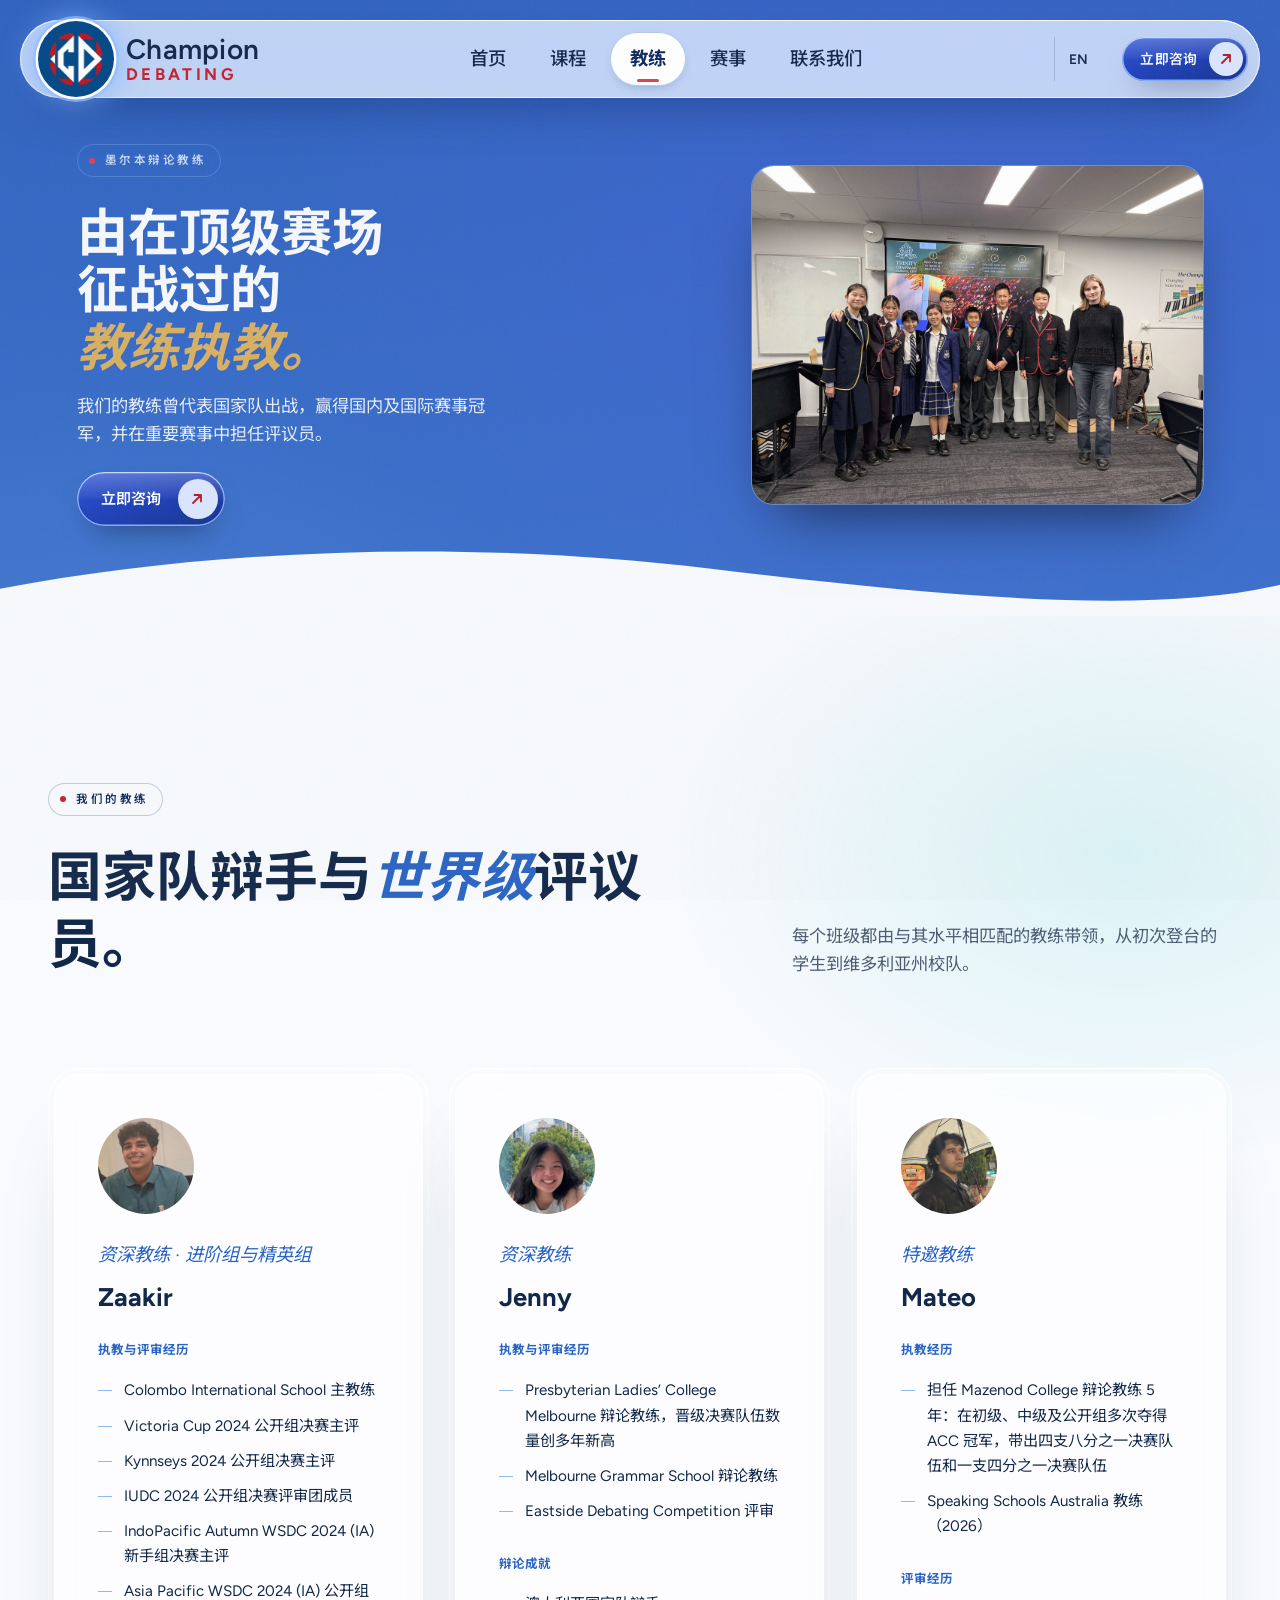
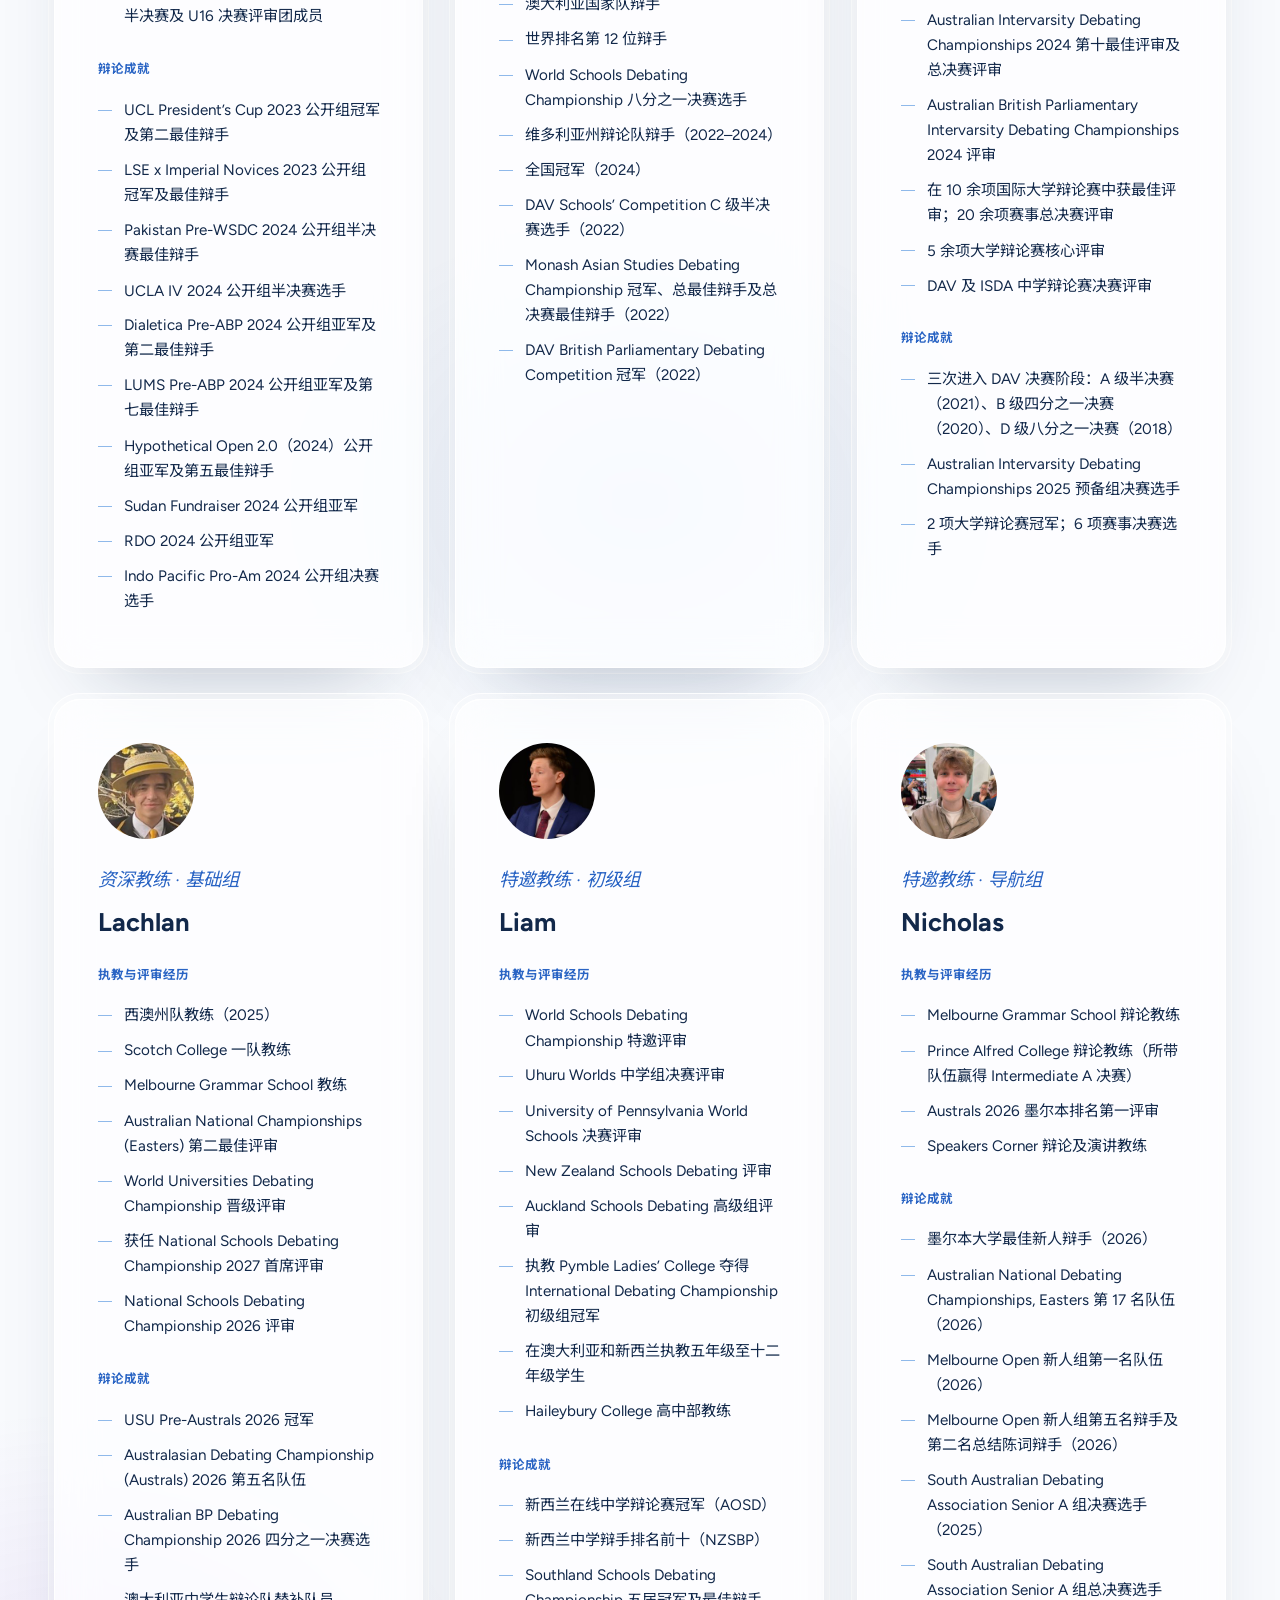
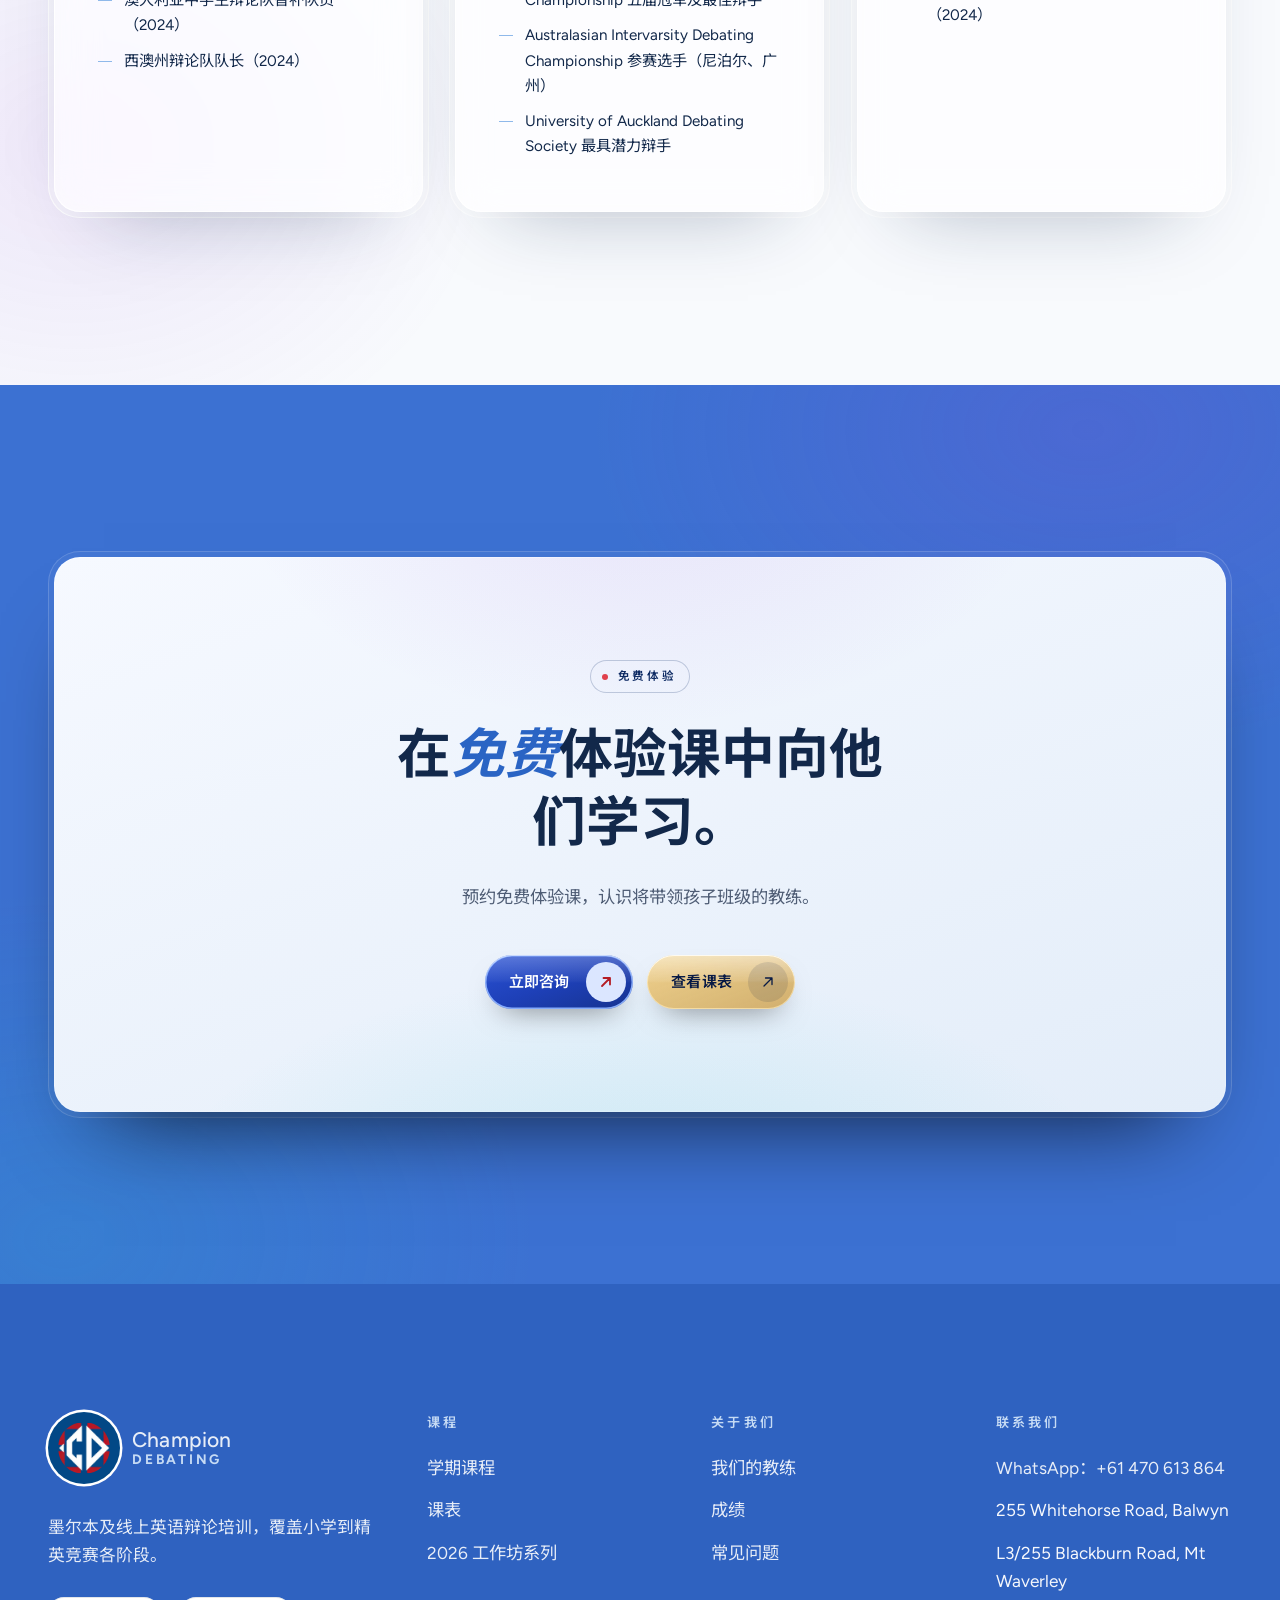
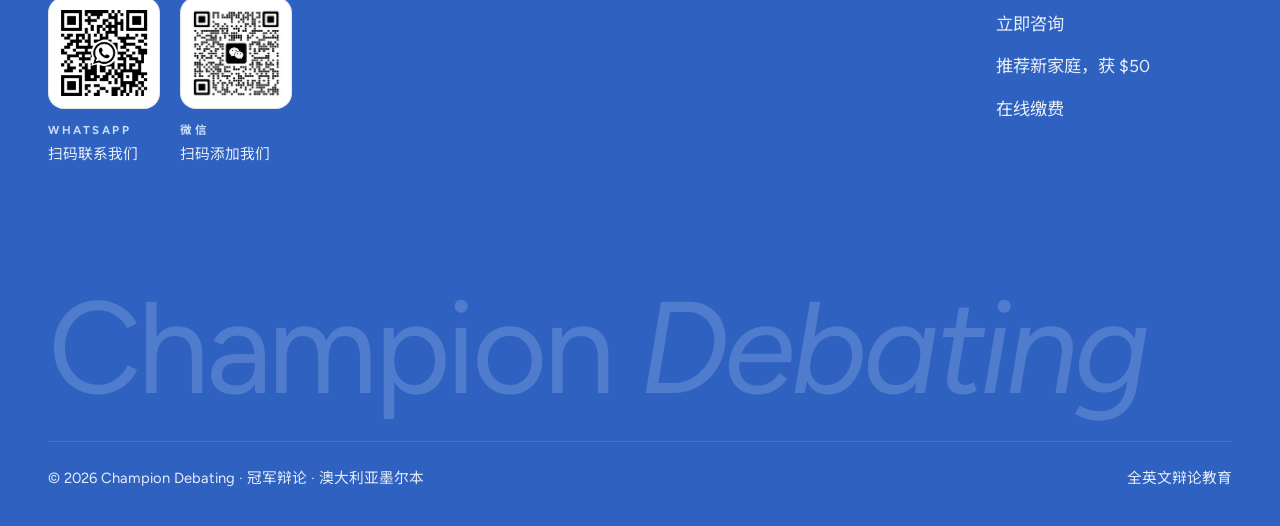
<file: zh/coaches.html>
<!DOCTYPE html>
<html lang="zh-Hans">
<head>
  <meta charset="UTF-8">
  <meta name="viewport" content="width=device-width, initial-scale=1.0">
  <title>墨尔本辩论教练团队 | 冠军辩论 Champion Debating</title>
  <meta name="description" content="认识我们的教练：国家队辩手、国际赛事评议员和州队教练，在墨尔本教授英语辩论。欢迎预约免费体验课。">
  <link rel="canonical" href="https://www.championdebating.com.au/zh/coaches.html">
  <link rel="alternate" hreflang="en-AU" href="https://www.championdebating.com.au/coaches.html">
  <link rel="alternate" hreflang="zh-Hans" href="https://www.championdebating.com.au/zh/coaches.html">
  <link rel="alternate" hreflang="x-default" href="https://www.championdebating.com.au/coaches.html">
  <meta property="og:type" content="website">
  <meta property="og:site_name" content="Champion Debating">
  <meta property="og:locale" content="zh_CN">
  <meta property="og:title" content="墨尔本辩论教练团队 | 冠军辩论 Champion Debating">
  <meta property="og:description" content="认识我们的教练：国家队辩手、国际赛事评议员和州队教练，在墨尔本教授英语辩论。欢迎预约免费体验课。">
  <meta property="og:url" content="https://www.championdebating.com.au/zh/coaches.html">
  <meta property="og:image" content="https://www.championdebating.com.au/og-image.png">
  <meta property="og:image:width" content="1200">
  <meta property="og:image:height" content="630">
  <meta property="og:image:alt" content="冠军辩论标志及标语：思维更敏锐，表达更出色。">
  <meta name="twitter:card" content="summary_large_image">
  <meta name="theme-color" content="#2f62c0">
  <script>document.documentElement.classList.add('js');</script>
  <link rel="preconnect" href="https://fonts.googleapis.com">
  <link rel="preconnect" href="https://fonts.gstatic.com" crossorigin>
  <link href="https://fonts.googleapis.com/css2?family=Figtree:ital,wght@0,400..800;1,400..800&display=swap" rel="stylesheet">
  <link href="https://fonts.googleapis.com/css2?family=Noto+Sans+SC:wght@400;500;700&display=swap" rel="stylesheet">
  <link rel="icon" type="image/png" href="../favicon.png">
  <link rel="apple-touch-icon" href="../apple-touch-icon.png">
  <link rel="stylesheet" href="../styles.css?v=97">
  <script type="application/ld+json">
  {
    "@context": "https://schema.org",
    "@graph": [
      {
        "@type": "EducationalOrganization",
        "@id": "https://www.championdebating.com.au/#organization",
        "name": "Champion Debating",
        "alternateName": "冠军辩论",
        "url": "https://www.championdebating.com.au/",
        "logo": "https://www.championdebating.com.au/logo-mark.png",
        "image": "https://www.championdebating.com.au/og-image.png",
        "description": "English debate coaching from primary school to elite competition, in Melbourne and online.",
        "telephone": "+61 470 613 864",
        "address": [
          { "@type": "PostalAddress", "streetAddress": "255 Whitehorse Road", "addressLocality": "Balwyn", "addressRegion": "VIC", "addressCountry": "AU" },
          { "@type": "PostalAddress", "streetAddress": "L3/255 Blackburn Road", "addressLocality": "Mount Waverley", "addressRegion": "VIC", "addressCountry": "AU" }
        ],
        "areaServed": {
          "@type": "City",
          "name": "Melbourne"
        }
      },
      {
        "@type": "WebSite",
        "@id": "https://www.championdebating.com.au/#website",
        "url": "https://www.championdebating.com.au/",
        "name": "Champion Debating",
        "publisher": {
          "@id": "https://www.championdebating.com.au/#organization"
        },
        "inLanguage": "en-AU"
      },
      {
        "@type": "WebPage",
        "@id": "https://www.championdebating.com.au/coaches.html#webpage",
        "url": "https://www.championdebating.com.au/coaches.html",
        "name": "Our Debate Coaches in Melbourne | Champion Debating",
        "description": "Meet our coaches: national team debaters, international adjudicators and state team coaches teaching English debate in Melbourne. Book a free trial.",
        "isPartOf": {
          "@id": "https://www.championdebating.com.au/#website"
        },
        "about": {
          "@id": "https://www.championdebating.com.au/#organization"
        },
        "inLanguage": "en-AU",
        "primaryImageOfPage": {
          "@type": "ImageObject",
          "url": "https://www.championdebating.com.au/og-image.png"
        },
        "breadcrumb": {
          "@id": "https://www.championdebating.com.au/coaches.html#breadcrumb"
        }
      },
      {
        "@type": "BreadcrumbList",
        "@id": "https://www.championdebating.com.au/coaches.html#breadcrumb",
        "itemListElement": [
          {
            "@type": "ListItem",
            "position": 1,
            "name": "Home",
            "item": "https://www.championdebating.com.au/"
          },
          {
            "@type": "ListItem",
            "position": 2,
            "name": "Coaches",
            "item": "https://www.championdebating.com.au/coaches.html"
          }
        ]
      },
      {
        "@type": "Person",
        "name": "Zaakir",
        "jobTitle": "Senior Coach · Advanced & Elite",
        "worksFor": {
          "@id": "https://www.championdebating.com.au/#organization"
        }
      },
      {
        "@type": "Person",
        "name": "Jenny",
        "jobTitle": "Senior Coach",
        "worksFor": {
          "@id": "https://www.championdebating.com.au/#organization"
        }
      },
      {
        "@type": "Person",
        "name": "Mateo",
        "jobTitle": "Guest Coach",
        "worksFor": {
          "@id": "https://www.championdebating.com.au/#organization"
        }
      },
      {
        "@type": "Person",
        "name": "Lachlan",
        "jobTitle": "Senior Coach · Foundation",
        "worksFor": {
          "@id": "https://www.championdebating.com.au/#organization"
        }
      },
      {
        "@type": "Person",
        "name": "Liam",
        "jobTitle": "Guest Coach · Beginner",
        "worksFor": {
          "@id": "https://www.championdebating.com.au/#organization"
        }
      },
      {
        "@type": "Person",
        "name": "Nicholas",
        "jobTitle": "Guest Coach · Navigation",
        "worksFor": {
          "@id": "https://www.championdebating.com.au/#organization"
        }
      }
    ]
  }
  </script>
</head>
<body>
  <a class="skip-link" href="#main">跳至正文</a>

  <header>
    <nav class="nav" aria-label="主导航">
      <a class="brand" href="index.html" aria-label="冠军辩论首页">
        <img class="brand__mark" src="../logo-mark.png" alt="" width="40" height="40">
        <span class="brand__word"><b>Champion</b><span>Debating</span></span>
      </a>
      <div class="nav__links">
        <a href="index.html">首页</a>
        <a href="programs.html">课程</a>
        <a href="coaches.html" aria-current="page">教练</a>
        <a href="competitions.html">赛事</a>
        <a href="contact.html">联系我们</a>
      </div>
      <a class="nav__lang" href="../coaches.html" lang="en" hreflang="en-AU">EN</a>
      <a class="btn btn--primary btn--sm" href="contact.html#book">立即咨询
        <span class="btn__icon"><svg viewBox="0 0 16 16" fill="none" stroke="currentColor" stroke-width="1.3" stroke-linecap="round" stroke-linejoin="round" aria-hidden="true"><path d="M4 12 12 4M5.5 4H12v6.5"/></svg></span>
      </a>
      <button class="nav__toggle" type="button" aria-expanded="false" aria-controls="menu" aria-label="打开菜单"><span></span><span></span></button>
    </nav>
    <div class="menu" id="menu">
      <div class="menu__links">
        <a href="index.html"><span style="--i:0">首页</span></a>
        <a href="programs.html"><span style="--i:1">课程</span></a>
        <a href="coaches.html" aria-current="page"><span style="--i:2">教练</span></a>
        <a href="competitions.html"><span style="--i:3">赛事</span></a>
        <a href="contact.html"><span style="--i:4">联系我们</span></a>
      </div>
      <div class="menu__foot">
        <a class="menu__lang" href="../coaches.html" lang="en" hreflang="en-AU">EN</a>
        <a class="btn btn--primary" href="contact.html#book">立即咨询
          <span class="btn__icon"><svg viewBox="0 0 16 16" fill="none" stroke="currentColor" stroke-width="1.3" stroke-linecap="round" stroke-linejoin="round" aria-hidden="true"><path d="M4 12 12 4M5.5 4H12v6.5"/></svg></span>
        </a>
      </div>
    </div>
  </header>

  <a class="book-bar btn btn--primary" href="contact.html#book">立即咨询
    <span class="btn__icon"><svg viewBox="0 0 16 16" fill="none" stroke="currentColor" stroke-width="1.3" stroke-linecap="round" stroke-linejoin="round" aria-hidden="true"><path d="M4 12 12 4M5.5 4H12v6.5"/></svg></span>
  </a>

  <main id="main">
    <section class="hero hero--page hero--band on-dark" aria-labelledby="page-title">
      <div class="container hero__content band">
        <figure class="band__photo"><img src="../coaches-with-students.jpg" alt="Champion Debating 教练与一群身穿校服的学生合影" width="1200" height="900"></figure>
        <h1 class="eyebrow" id="page-title">墨尔本辩论教练</h1>
        <p class="display hero__title">
          <span class="line"><span style="--i:0">由在顶级赛场</span></span>
          <span class="line"><span style="--i:1">征战过的</span></span>
          <span class="line"><span style="--i:2"><em>教练执教。</em></span></span>
        </p>
        <p class="lede hero__lede">我们的教练曾代表国家队出战，赢得国内及国际赛事冠军，并在重要赛事中担任评议员。</p>
        <div class="btn-row">
          <a class="btn btn--primary" href="contact.html#book">立即咨询
            <span class="btn__icon"><svg viewBox="0 0 16 16" fill="none" stroke="currentColor" stroke-width="1.3" stroke-linecap="round" stroke-linejoin="round" aria-hidden="true"><path d="M4 12 12 4M5.5 4H12v6.5"/></svg></span>
          </a>
        </div>
      </div>
      <svg class="hero__wave" viewBox="0 0 1440 90" preserveAspectRatio="none" aria-hidden="true"><path d="M0 62C240 22 520 12 800 42s500 46 640 16V90H0Z"/></svg>
    </section>

    <section class="section section--paper" aria-labelledby="coaches-title">
      <div class="container">
        <div class="section-head">
          <div data-reveal>
            <span class="eyebrow">我们的教练</span>
            <h2 class="h2" id="coaches-title">国家队辩手与<em>世界级</em>评议员。</h2>
          </div>
          <p class="lede" data-reveal style="--d:120ms">每个班级都由与其水平相匹配的教练带领，从初次登台的学生到维多利亚州校队。</p>
        </div>
        <div class="coaches">
          <article class="bezel tilt" data-reveal style="--d:0ms">
            <div class="bezel__core coach">
              <img class="coach__photo tilt__lift" src="../coach-zaakir.jpg" alt="Zaakir 的照片" width="240" height="240" loading="lazy">
              <span class="camp__years tilt__lift">资深教练 · 进阶组与精英组</span>
              <h3 class="h3 tilt__lift">Zaakir</h3>
              <span class="coach__label tilt__lift">执教与评审经历</span>
              <ul class="program__list tilt__lift"><li>Colombo International School 主教练</li><li>Victoria Cup 2024 公开组决赛主评</li><li>Kynnseys 2024 公开组决赛主评</li><li>IUDC 2024 公开组决赛评审团成员</li><li>IndoPacific Autumn WSDC 2024 (IA) 新手组决赛主评</li><li>Asia Pacific WSDC 2024 (IA) 公开组半决赛及 U16 决赛评审团成员</li></ul>
              <span class="coach__label tilt__lift">辩论成就</span>
              <ul class="program__list tilt__lift"><li>UCL President’s Cup 2023 公开组冠军及第二最佳辩手</li><li>LSE x Imperial Novices 2023 公开组冠军及最佳辩手</li><li>Pakistan Pre-WSDC 2024 公开组半决赛最佳辩手</li><li>UCLA IV 2024 公开组半决赛选手</li><li>Dialetica Pre-ABP 2024 公开组亚军及第二最佳辩手</li><li>LUMS Pre-ABP 2024 公开组亚军及第七最佳辩手</li><li>Hypothetical Open 2.0（2024）公开组亚军及第五最佳辩手</li><li>Sudan Fundraiser 2024 公开组亚军</li><li>RDO 2024 公开组亚军</li><li>Indo Pacific Pro-Am 2024 公开组决赛选手</li></ul>
              <span class="tilt__glare"></span>
            </div>
          </article>
          <article class="bezel tilt" data-reveal style="--d:80ms">
            <div class="bezel__core coach">
              <img class="coach__photo tilt__lift" src="../coach-jenny.jpg" alt="Jenny 的照片" width="240" height="240" loading="lazy">
              <span class="camp__years tilt__lift">资深教练</span>
              <h3 class="h3 tilt__lift">Jenny</h3>
              <span class="coach__label tilt__lift">执教与评审经历</span>
              <ul class="program__list tilt__lift"><li>Presbyterian Ladies’ College Melbourne 辩论教练，晋级决赛队伍数量创多年新高</li><li>Melbourne Grammar School 辩论教练</li><li>Eastside Debating Competition 评审</li></ul>
              <span class="coach__label tilt__lift">辩论成就</span>
              <ul class="program__list tilt__lift"><li>澳大利亚国家队辩手</li><li>世界排名第 12 位辩手</li><li>World Schools Debating Championship 八分之一决赛选手</li><li>维多利亚州辩论队辩手（2022–2024）</li><li>全国冠军（2024）</li><li>DAV Schools’ Competition C 级半决赛选手（2022）</li><li>Monash Asian Studies Debating Championship 冠军、总最佳辩手及总决赛最佳辩手（2022）</li><li>DAV British Parliamentary Debating Competition 冠军（2022）</li></ul>
              <span class="tilt__glare"></span>
            </div>
          </article>
          <article class="bezel tilt" data-reveal style="--d:160ms">
            <div class="bezel__core coach">
              <img class="coach__photo tilt__lift" src="../coach-mateo.jpg" alt="Mateo 的照片" width="240" height="240" loading="lazy">
              <span class="camp__years tilt__lift">特邀教练</span>
              <h3 class="h3 tilt__lift">Mateo</h3>
              <span class="coach__label tilt__lift">执教经历</span>
              <ul class="program__list tilt__lift"><li>担任 Mazenod College 辩论教练 5 年：在初级、中级及公开组多次夺得 ACC 冠军，带出四支八分之一决赛队伍和一支四分之一决赛队伍</li><li>Speaking Schools Australia 教练（2026）</li></ul>
              <span class="coach__label tilt__lift">评审经历</span>
              <ul class="program__list tilt__lift"><li>Australian Intervarsity Debating Championships 2024 第十最佳评审及总决赛评审</li><li>Australian British Parliamentary Intervarsity Debating Championships 2024 评审</li><li>在 10 余项国际大学辩论赛中获最佳评审；20 余项赛事总决赛评审</li><li>5 余项大学辩论赛核心评审</li><li>DAV 及 ISDA 中学辩论赛决赛评审</li></ul>
              <span class="coach__label tilt__lift">辩论成就</span>
              <ul class="program__list tilt__lift"><li>三次进入 DAV 决赛阶段：A 级半决赛（2021）、B 级四分之一决赛（2020）、D 级八分之一决赛（2018）</li><li>Australian Intervarsity Debating Championships 2025 预备组决赛选手</li><li>2 项大学辩论赛冠军；6 项赛事决赛选手</li></ul>
              <span class="tilt__glare"></span>
            </div>
          </article>
          <article class="bezel tilt" data-reveal style="--d:0ms">
            <div class="bezel__core coach">
              <img class="coach__photo tilt__lift" src="../coach-lachlan.jpg" alt="Lachlan 的照片" width="240" height="240" loading="lazy">
              <span class="camp__years tilt__lift">资深教练 · 基础组</span>
              <h3 class="h3 tilt__lift">Lachlan</h3>
              <span class="coach__label tilt__lift">执教与评审经历</span>
              <ul class="program__list tilt__lift"><li>西澳州队教练（2025）</li><li>Scotch College 一队教练</li><li>Melbourne Grammar School 教练</li><li>Australian National Championships (Easters) 第二最佳评审</li><li>World Universities Debating Championship 晋级评审</li><li>获任 National Schools Debating Championship 2027 首席评审</li><li>National Schools Debating Championship 2026 评审</li></ul>
              <span class="coach__label tilt__lift">辩论成就</span>
              <ul class="program__list tilt__lift"><li>USU Pre-Australs 2026 冠军</li><li>Australasian Debating Championship (Australs) 2026 第五名队伍</li><li>Australian BP Debating Championship 2026 四分之一决赛选手</li><li>澳大利亚中学生辩论队替补队员（2024）</li><li>西澳州辩论队队长（2024）</li></ul>
              <span class="tilt__glare"></span>
            </div>
          </article>
          <article class="bezel tilt" data-reveal style="--d:80ms">
            <div class="bezel__core coach">
              <img class="coach__photo tilt__lift" src="../coach-liam.jpg" alt="Liam 的照片" width="240" height="240" loading="lazy">
              <span class="camp__years tilt__lift">特邀教练 · 初级组</span>
              <h3 class="h3 tilt__lift">Liam</h3>
              <span class="coach__label tilt__lift">执教与评审经历</span>
              <ul class="program__list tilt__lift"><li>World Schools Debating Championship 特邀评审</li><li>Uhuru Worlds 中学组决赛评审</li><li>University of Pennsylvania World Schools 决赛评审</li><li>New Zealand Schools Debating 评审</li><li>Auckland Schools Debating 高级组评审</li><li>执教 Pymble Ladies’ College 夺得 International Debating Championship 初级组冠军</li><li>在澳大利亚和新西兰执教五年级至十二年级学生</li><li>Haileybury College 高中部教练</li></ul>
              <span class="coach__label tilt__lift">辩论成就</span>
              <ul class="program__list tilt__lift"><li>新西兰在线中学辩论赛冠军（AOSD）</li><li>新西兰中学辩手排名前十（NZSBP）</li><li>Southland Schools Debating Championship 五届冠军及最佳辩手</li><li>Australasian Intervarsity Debating Championship 参赛选手（尼泊尔、广州）</li><li>University of Auckland Debating Society 最具潜力辩手</li></ul>
              <span class="tilt__glare"></span>
            </div>
          </article>
          <article class="bezel tilt" data-reveal style="--d:160ms">
            <div class="bezel__core coach">
              <img class="coach__photo tilt__lift" src="../coach-nicholas.jpg" alt="Nicholas 的照片" width="240" height="240" loading="lazy">
              <span class="camp__years tilt__lift">特邀教练 · 导航组</span>
              <h3 class="h3 tilt__lift">Nicholas</h3>
              <span class="coach__label tilt__lift">执教与评审经历</span>
              <ul class="program__list tilt__lift"><li>Melbourne Grammar School 辩论教练</li><li>Prince Alfred College 辩论教练（所带队伍赢得 Intermediate A 决赛）</li><li>Australs 2026 墨尔本排名第一评审</li><li>Speakers Corner 辩论及演讲教练</li></ul>
              <span class="coach__label tilt__lift">辩论成就</span>
              <ul class="program__list tilt__lift"><li>墨尔本大学最佳新人辩手（2026）</li><li>Australian National Debating Championships, Easters 第 17 名队伍（2026）</li><li>Melbourne Open 新人组第一名队伍（2026）</li><li>Melbourne Open 新人组第五名辩手及第二名总结陈词辩手（2026）</li><li>South Australian Debating Association Senior A 组决赛选手（2025）</li><li>South Australian Debating Association Senior A 组总决赛选手（2024）</li></ul>
              <span class="tilt__glare"></span>
            </div>
          </article>
        </div>
      </div>
    </section>

    <section class="section section--dark on-dark" aria-labelledby="cta-title">
      <div class="container">
        <div class="bezel cta" data-reveal>
          <div class="bezel__core">
            <span class="eyebrow">免费体验</span>
            <h2 class="h2" id="cta-title">在<em>免费</em>体验课中向他们学习。</h2>
            <p class="lede">预约免费体验课，认识将带领孩子班级的教练。</p>
            <div class="btn-row">
              <a class="btn btn--primary" href="contact.html#book">立即咨询
            <span class="btn__icon"><svg viewBox="0 0 16 16" fill="none" stroke="currentColor" stroke-width="1.3" stroke-linecap="round" stroke-linejoin="round" aria-hidden="true"><path d="M4 12 12 4M5.5 4H12v6.5"/></svg></span>
          </a>
              <a class="btn btn--gold" href="programs.html#timetable">查看课表
            <span class="btn__icon"><svg viewBox="0 0 16 16" fill="none" stroke="currentColor" stroke-width="1.3" stroke-linecap="round" stroke-linejoin="round" aria-hidden="true"><path d="M4 12 12 4M5.5 4H12v6.5"/></svg></span>
          </a>
            </div>
          </div>
        </div>
      </div>
    </section>
  </main>

  <footer class="footer">
    <div class="container">
      <div class="footer__grid">
        <div>
          <a class="brand" href="index.html" aria-label="冠军辩论首页">
            <img class="brand__mark" src="../logo-mark.png" alt="" width="40" height="40">
            <span class="brand__word"><b>Champion</b><span>Debating</span></span>
          </a>
          <p class="footer__blurb">墨尔本及线上英语辩论培训，覆盖小学到精英竞赛各阶段。</p>
          <div class="qr-codes">
            <figure class="qr">
              <a href="https://wa.me/61470613864"><img src="../qr-whatsapp.png" alt="扫描二维码，通过 WhatsApp 联系冠军辩论" width="112" height="112" loading="lazy"></a>
              <figcaption><b>WhatsApp</b>扫码联系我们</figcaption>
            </figure>
            <figure class="qr">
              <img src="../qr-wechat.png" alt="扫描二维码，添加冠军辩论微信" width="112" height="112" loading="lazy">
              <figcaption><b>微信</b>扫码添加我们</figcaption>
            </figure>
          </div>
        </div>
        <div>
          <h2>课程</h2>
          <ul>
            <li><a href="programs.html#programs">学期课程</a></li>
            <li><a href="programs.html#timetable">课表</a></li>
            <li><a href="competitions.html#workshops">2026 工作坊系列</a></li>
          </ul>
        </div>
        <div>
          <h2>关于我们</h2>
          <ul>
            <li><a href="coaches.html">我们的教练</a></li>
            <li><a href="competitions.html#results">成绩</a></li>
            <li><a href="programs.html#faq">常见问题</a></li>
          </ul>
        </div>
        <div>
          <h2>联系我们</h2>
          <ul>
            <li><a href="https://wa.me/61470613864">WhatsApp：+61 470 613 864</a></li>
            <li>255 Whitehorse Road, Balwyn</li>
            <li>L3/255 Blackburn Road, Mt Waverley</li>
            <li><a href="contact.html#book">立即咨询</a></li>
            <li><a href="refer.html">推荐新家庭，获 $50</a></li>
            <li><a href="pay.html">在线缴费</a></li>
          </ul>
        </div>
      </div>
      <p class="footer__word" aria-hidden="true">Champion <em>Debating</em></p>
      <div class="footer__legal">
        <p>© <span data-year>2026</span> Champion Debating · <span lang="zh-Hans">冠军辩论</span> · 澳大利亚墨尔本</p>
        <p>全英文辩论教育</p>
      </div>
    </div>
  </footer>

  <script src="../main.js?v=17" defer></script>
</body>
</html>
</file>
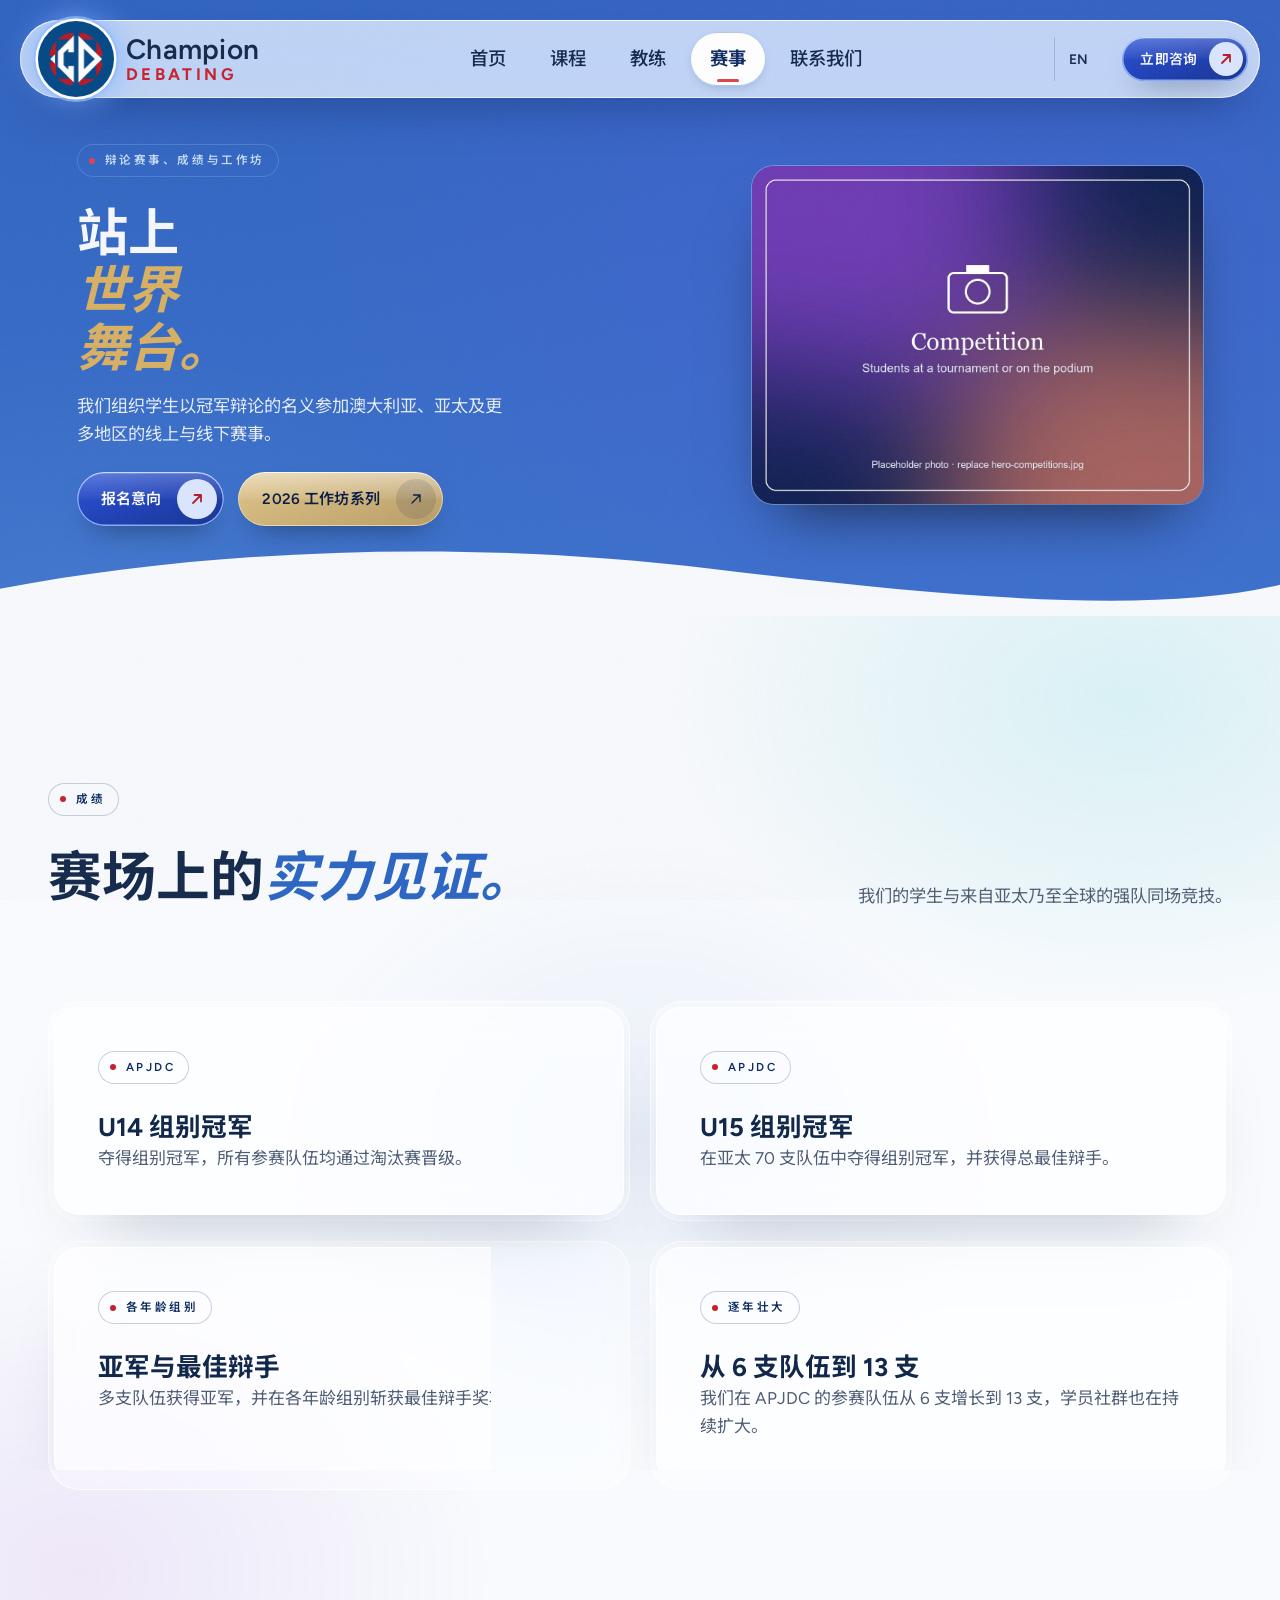
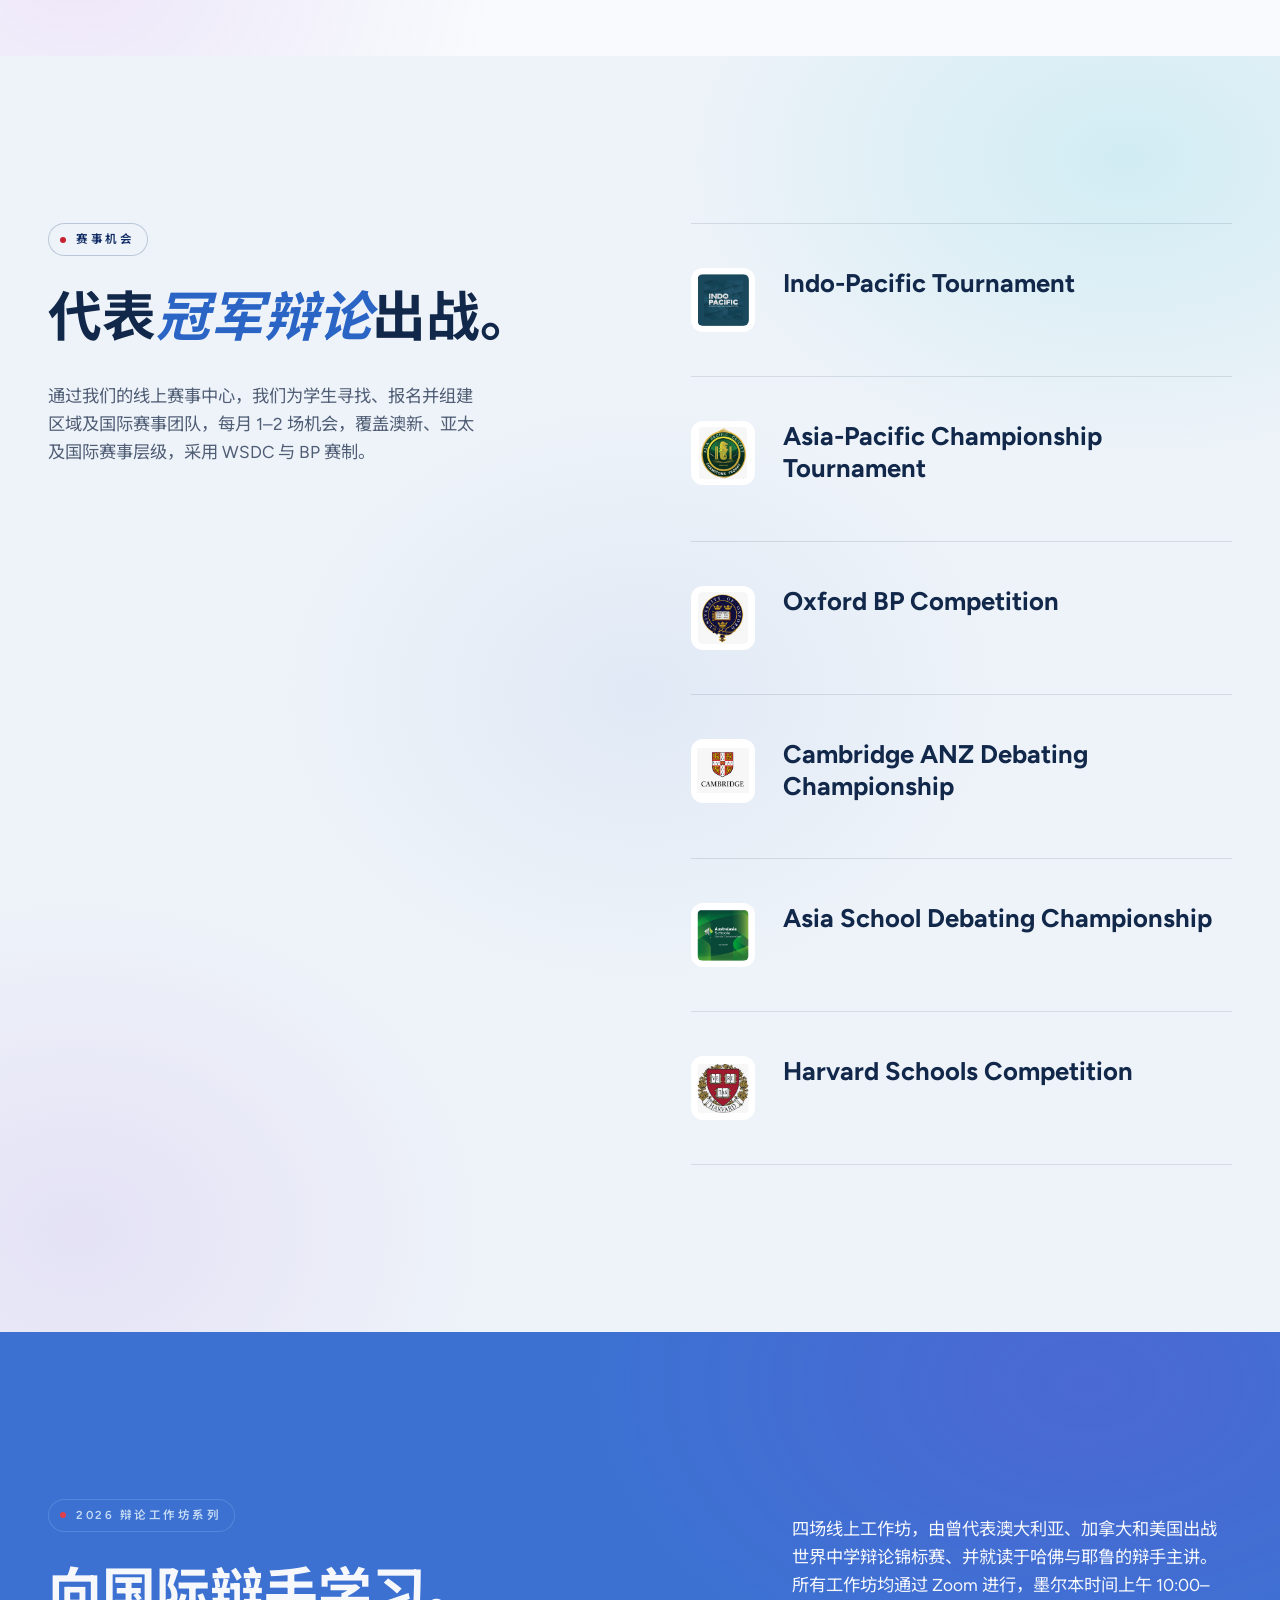
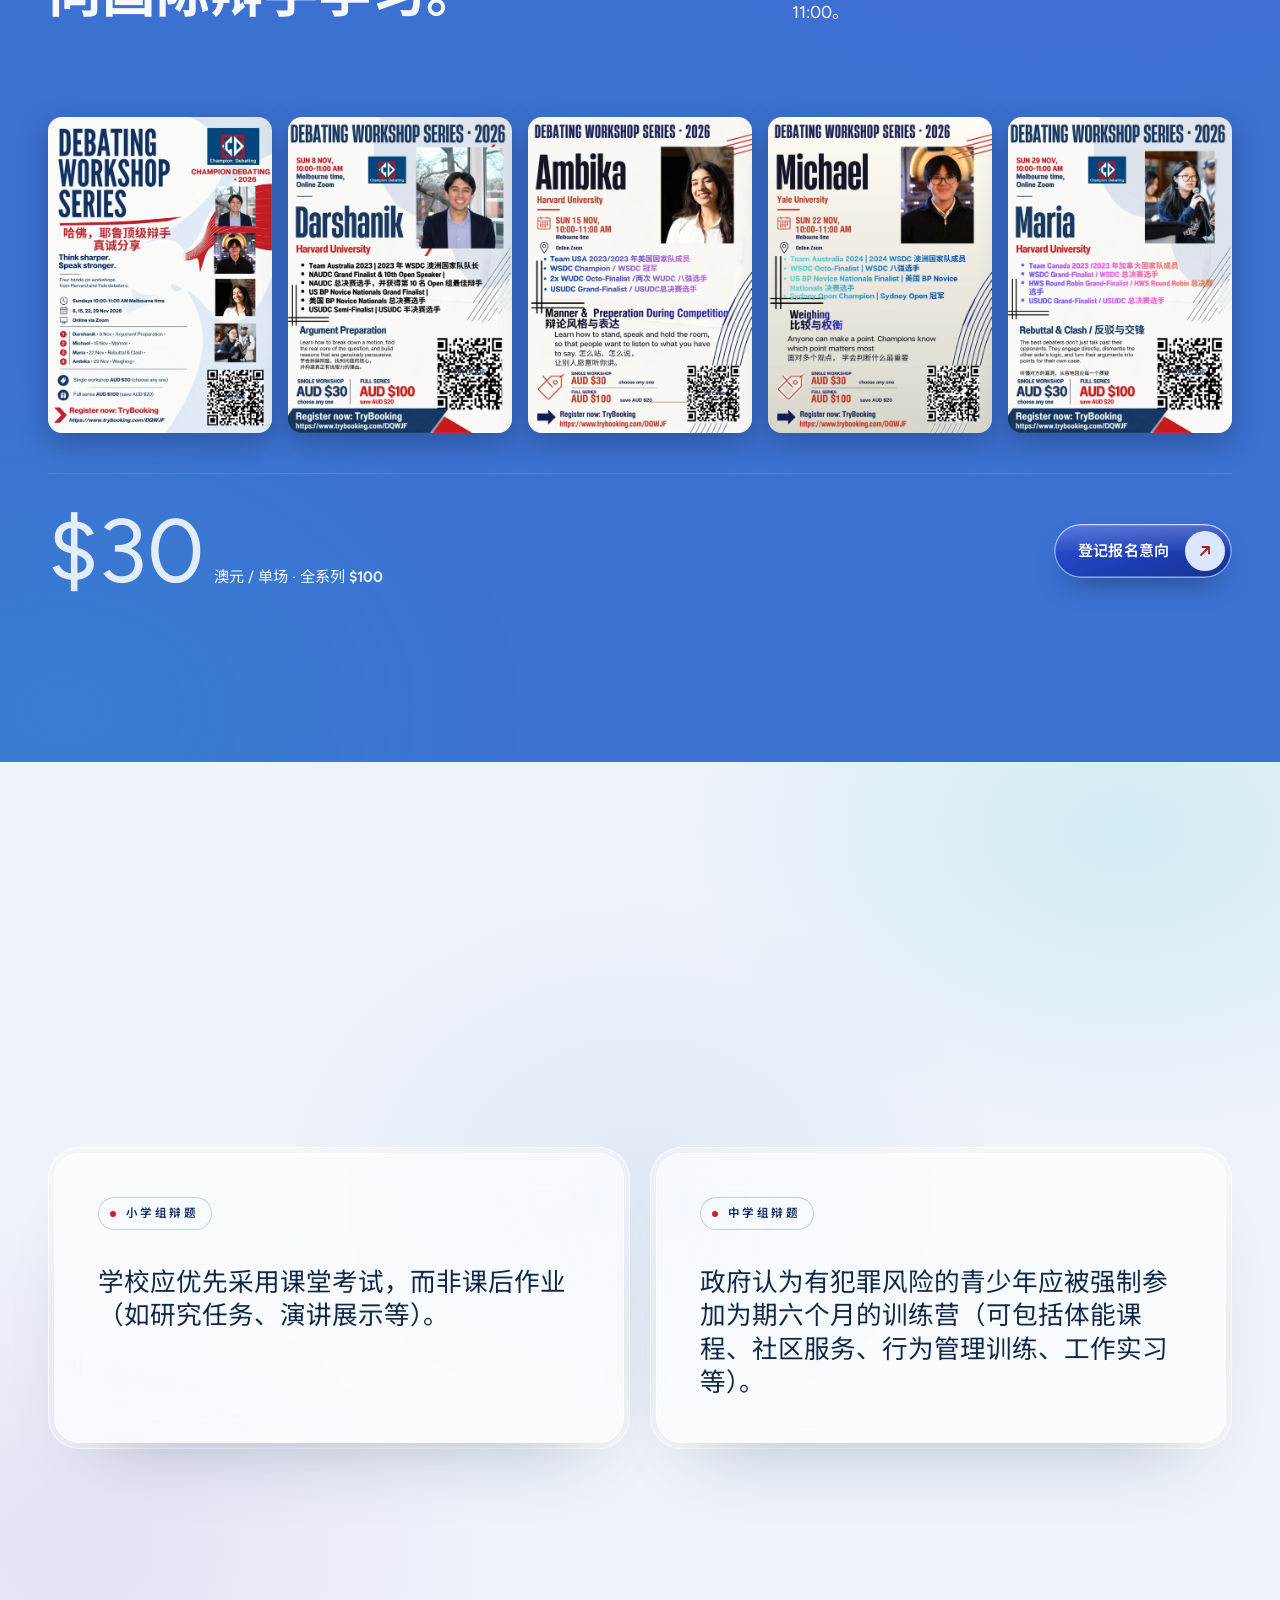
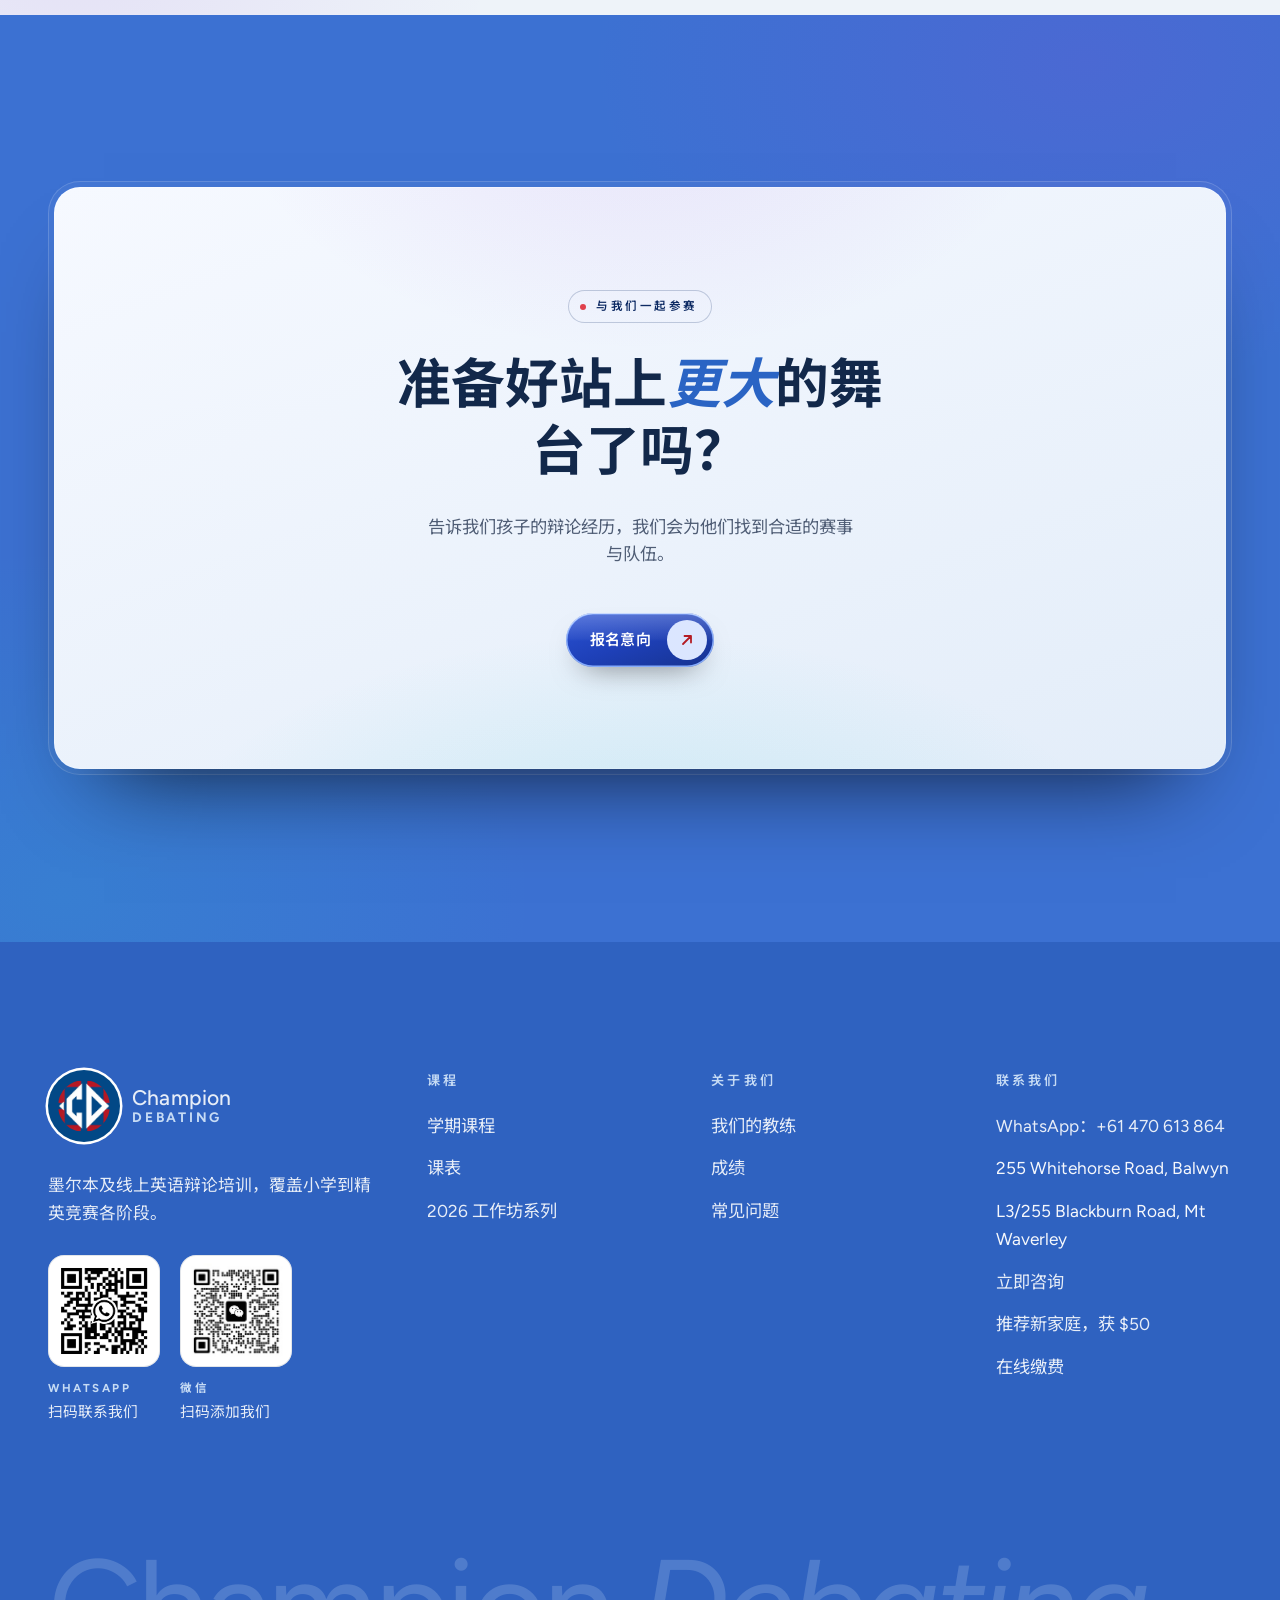
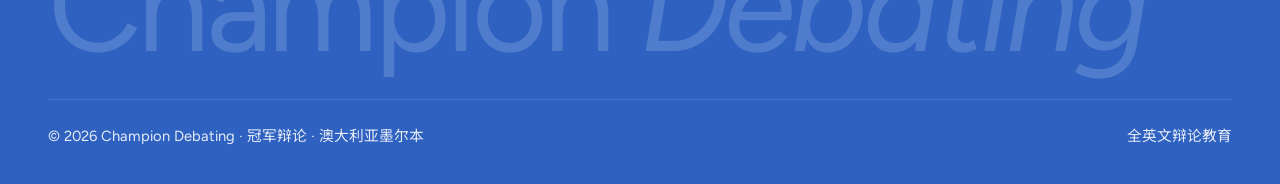
<file: zh/competitions.html>
<!DOCTYPE html>
<html lang="zh-Hans">
<head>
  <meta charset="UTF-8">
  <meta name="viewport" content="width=device-width, initial-scale=1.0">
  <title>辩论赛事与成绩 · 墨尔本 | 冠军辩论 Champion Debating</title>
  <meta name="description" content="APJDC U14 与 U15 组别冠军。代表冠军辩论参加国际赛事，并参加由哈佛与耶鲁辩手主讲的 2026 线上工作坊。">
  <link rel="canonical" href="https://www.championdebating.com.au/zh/competitions.html">
  <link rel="alternate" hreflang="en-AU" href="https://www.championdebating.com.au/competitions.html">
  <link rel="alternate" hreflang="zh-Hans" href="https://www.championdebating.com.au/zh/competitions.html">
  <link rel="alternate" hreflang="x-default" href="https://www.championdebating.com.au/competitions.html">
  <meta property="og:type" content="website">
  <meta property="og:site_name" content="Champion Debating">
  <meta property="og:locale" content="zh_CN">
  <meta property="og:title" content="辩论赛事与成绩 · 墨尔本 | 冠军辩论 Champion Debating">
  <meta property="og:description" content="APJDC U14 与 U15 组别冠军。代表冠军辩论参加国际赛事，并参加由哈佛与耶鲁辩手主讲的 2026 线上工作坊。">
  <meta property="og:url" content="https://www.championdebating.com.au/zh/competitions.html">
  <meta property="og:image" content="https://www.championdebating.com.au/og-image.png">
  <meta property="og:image:width" content="1200">
  <meta property="og:image:height" content="630">
  <meta property="og:image:alt" content="冠军辩论标志及标语：思维更敏锐，表达更出色。">
  <meta name="twitter:card" content="summary_large_image">
  <meta name="theme-color" content="#2f62c0">
  <script>document.documentElement.classList.add('js');</script>
  <link rel="preconnect" href="https://fonts.googleapis.com">
  <link rel="preconnect" href="https://fonts.gstatic.com" crossorigin>
  <link href="https://fonts.googleapis.com/css2?family=Figtree:ital,wght@0,400..800;1,400..800&display=swap" rel="stylesheet">
  <link href="https://fonts.googleapis.com/css2?family=Noto+Sans+SC:wght@400;500;700&display=swap" rel="stylesheet">
  <link rel="icon" type="image/png" href="../favicon.png">
  <link rel="apple-touch-icon" href="../apple-touch-icon.png">
  <link rel="stylesheet" href="../styles.css?v=97">
  <script type="application/ld+json">
  {
    "@context": "https://schema.org",
    "@graph": [
      {
        "@type": "EducationalOrganization",
        "@id": "https://www.championdebating.com.au/#organization",
        "name": "Champion Debating",
        "alternateName": "冠军辩论",
        "url": "https://www.championdebating.com.au/",
        "logo": "https://www.championdebating.com.au/logo-mark.png",
        "image": "https://www.championdebating.com.au/og-image.png",
        "description": "English debate coaching from primary school to elite competition, in Melbourne and online.",
        "telephone": "+61 470 613 864",
        "address": [
          { "@type": "PostalAddress", "streetAddress": "255 Whitehorse Road", "addressLocality": "Balwyn", "addressRegion": "VIC", "addressCountry": "AU" },
          { "@type": "PostalAddress", "streetAddress": "L3/255 Blackburn Road", "addressLocality": "Mount Waverley", "addressRegion": "VIC", "addressCountry": "AU" }
        ],
        "areaServed": {
          "@type": "City",
          "name": "Melbourne"
        }
      },
      {
        "@type": "WebSite",
        "@id": "https://www.championdebating.com.au/#website",
        "url": "https://www.championdebating.com.au/",
        "name": "Champion Debating",
        "publisher": {
          "@id": "https://www.championdebating.com.au/#organization"
        },
        "inLanguage": "en-AU"
      },
      {
        "@type": "WebPage",
        "@id": "https://www.championdebating.com.au/competitions.html#webpage",
        "url": "https://www.championdebating.com.au/competitions.html",
        "name": "Debating Tournaments & Results Melbourne | Champion Debating",
        "description": "APJDC U14 and U15 champions. Represent Champion Debating at international tournaments, and join our 2026 online workshops led by Harvard and Yale debaters.",
        "isPartOf": {
          "@id": "https://www.championdebating.com.au/#website"
        },
        "about": {
          "@id": "https://www.championdebating.com.au/#organization"
        },
        "inLanguage": "en-AU",
        "primaryImageOfPage": {
          "@type": "ImageObject",
          "url": "https://www.championdebating.com.au/og-image.png"
        },
        "breadcrumb": {
          "@id": "https://www.championdebating.com.au/competitions.html#breadcrumb"
        }
      },
      {
        "@type": "BreadcrumbList",
        "@id": "https://www.championdebating.com.au/competitions.html#breadcrumb",
        "itemListElement": [
          {
            "@type": "ListItem",
            "position": 1,
            "name": "Home",
            "item": "https://www.championdebating.com.au/"
          },
          {
            "@type": "ListItem",
            "position": 2,
            "name": "Competitions",
            "item": "https://www.championdebating.com.au/competitions.html"
          }
        ]
      },
      {
        "@type": "Event",
        "name": "Debating workshop: Argument Preparation",
        "startDate": "2026-11-08T10:00:00+11:00",
        "endDate": "2026-11-08T11:00:00+11:00",
        "eventStatus": "https://schema.org/EventScheduled",
        "eventAttendanceMode": "https://schema.org/OnlineEventAttendanceMode",
        "location": {
          "@type": "VirtualLocation",
          "url": "https://www.championdebating.com.au/competitions.html#workshops"
        },
        "organizer": {
          "@id": "https://www.championdebating.com.au/#organization"
        },
        "performer": {
          "@type": "Person",
          "name": "Darshanik"
        },
        "offers": {
          "@type": "Offer",
          "price": "30",
          "priceCurrency": "AUD",
          "url": "https://www.championdebating.com.au/competitions.html#workshops"
        }
      },
      {
        "@type": "Event",
        "name": "Debating workshop: Manner & Preparation During Competition",
        "startDate": "2026-11-22T10:00:00+11:00",
        "endDate": "2026-11-22T11:00:00+11:00",
        "eventStatus": "https://schema.org/EventScheduled",
        "eventAttendanceMode": "https://schema.org/OnlineEventAttendanceMode",
        "location": {
          "@type": "VirtualLocation",
          "url": "https://www.championdebating.com.au/competitions.html#workshops"
        },
        "organizer": {
          "@id": "https://www.championdebating.com.au/#organization"
        },
        "performer": {
          "@type": "Person",
          "name": "Michael"
        },
        "offers": {
          "@type": "Offer",
          "price": "30",
          "priceCurrency": "AUD",
          "url": "https://www.championdebating.com.au/competitions.html#workshops"
        }
      },
      {
        "@type": "Event",
        "name": "Debating workshop: Rebuttal & Clash",
        "startDate": "2026-11-29T10:00:00+11:00",
        "endDate": "2026-11-29T11:00:00+11:00",
        "eventStatus": "https://schema.org/EventScheduled",
        "eventAttendanceMode": "https://schema.org/OnlineEventAttendanceMode",
        "location": {
          "@type": "VirtualLocation",
          "url": "https://www.championdebating.com.au/competitions.html#workshops"
        },
        "organizer": {
          "@id": "https://www.championdebating.com.au/#organization"
        },
        "performer": {
          "@type": "Person",
          "name": "Maria"
        },
        "offers": {
          "@type": "Offer",
          "price": "30",
          "priceCurrency": "AUD",
          "url": "https://www.championdebating.com.au/competitions.html#workshops"
        }
      },
      {
        "@type": "Event",
        "name": "Debating workshop: Weighing",
        "startDate": "2026-11-15T10:00:00+11:00",
        "endDate": "2026-11-15T11:00:00+11:00",
        "eventStatus": "https://schema.org/EventScheduled",
        "eventAttendanceMode": "https://schema.org/OnlineEventAttendanceMode",
        "location": {
          "@type": "VirtualLocation",
          "url": "https://www.championdebating.com.au/competitions.html#workshops"
        },
        "organizer": {
          "@id": "https://www.championdebating.com.au/#organization"
        },
        "performer": {
          "@type": "Person",
          "name": "Ambika"
        },
        "offers": {
          "@type": "Offer",
          "price": "30",
          "priceCurrency": "AUD",
          "url": "https://www.championdebating.com.au/competitions.html#workshops"
        }
      }
    ]
  }
  </script>
</head>
<body>
  <a class="skip-link" href="#main">跳至正文</a>

  <header>
    <nav class="nav" aria-label="主导航">
      <a class="brand" href="index.html" aria-label="冠军辩论首页">
        <img class="brand__mark" src="../logo-mark.png" alt="" width="40" height="40">
        <span class="brand__word"><b>Champion</b><span>Debating</span></span>
      </a>
      <div class="nav__links">
        <a href="index.html">首页</a>
        <a href="programs.html">课程</a>
        <a href="coaches.html">教练</a>
        <a href="competitions.html" aria-current="page">赛事</a>
        <a href="contact.html">联系我们</a>
      </div>
      <a class="nav__lang" href="../competitions.html" lang="en" hreflang="en-AU">EN</a>
      <a class="btn btn--primary btn--sm" href="contact.html#book">立即咨询
        <span class="btn__icon"><svg viewBox="0 0 16 16" fill="none" stroke="currentColor" stroke-width="1.3" stroke-linecap="round" stroke-linejoin="round" aria-hidden="true"><path d="M4 12 12 4M5.5 4H12v6.5"/></svg></span>
      </a>
      <button class="nav__toggle" type="button" aria-expanded="false" aria-controls="menu" aria-label="打开菜单"><span></span><span></span></button>
    </nav>
    <div class="menu" id="menu">
      <div class="menu__links">
        <a href="index.html"><span style="--i:0">首页</span></a>
        <a href="programs.html"><span style="--i:1">课程</span></a>
        <a href="coaches.html"><span style="--i:2">教练</span></a>
        <a href="competitions.html" aria-current="page"><span style="--i:3">赛事</span></a>
        <a href="contact.html"><span style="--i:4">联系我们</span></a>
      </div>
      <div class="menu__foot">
        <a class="menu__lang" href="../competitions.html" lang="en" hreflang="en-AU">EN</a>
        <a class="btn btn--primary" href="contact.html#book">立即咨询
          <span class="btn__icon"><svg viewBox="0 0 16 16" fill="none" stroke="currentColor" stroke-width="1.3" stroke-linecap="round" stroke-linejoin="round" aria-hidden="true"><path d="M4 12 12 4M5.5 4H12v6.5"/></svg></span>
        </a>
      </div>
    </div>
  </header>

  <a class="book-bar btn btn--primary" href="contact.html#book">立即咨询
    <span class="btn__icon"><svg viewBox="0 0 16 16" fill="none" stroke="currentColor" stroke-width="1.3" stroke-linecap="round" stroke-linejoin="round" aria-hidden="true"><path d="M4 12 12 4M5.5 4H12v6.5"/></svg></span>
  </a>

  <main id="main">
    <section class="hero hero--page hero--band on-dark" aria-labelledby="page-title">
      <div class="container hero__content band">
        <figure class="band__photo"><img src="../hero-competitions.jpg" alt="占位图：学生参加比赛的照片" width="1200" height="900"></figure>
        <h1 class="eyebrow" id="page-title">辩论赛事、成绩与工作坊</h1>
        <p class="display hero__title">
          <span class="line"><span style="--i:0">站上</span></span>
          <span class="line"><span style="--i:1"><em>世界</em></span></span>
          <span class="line"><span style="--i:2"><em>舞台。</em></span></span>
        </p>
        <p class="lede hero__lede">我们组织学生以冠军辩论的名义参加澳大利亚、亚太及更多地区的线上与线下赛事。</p>
        <div class="btn-row">
          <a class="btn btn--primary" href="contact.html#book">报名意向
            <span class="btn__icon"><svg viewBox="0 0 16 16" fill="none" stroke="currentColor" stroke-width="1.3" stroke-linecap="round" stroke-linejoin="round" aria-hidden="true"><path d="M4 12 12 4M5.5 4H12v6.5"/></svg></span>
          </a>
          <a class="btn btn--gold" href="#workshops">2026 工作坊系列
            <span class="btn__icon"><svg viewBox="0 0 16 16" fill="none" stroke="currentColor" stroke-width="1.3" stroke-linecap="round" stroke-linejoin="round" aria-hidden="true"><path d="M4 12 12 4M5.5 4H12v6.5"/></svg></span>
          </a>
        </div>
      </div>
      <svg class="hero__wave" viewBox="0 0 1440 90" preserveAspectRatio="none" aria-hidden="true"><path d="M0 62C240 22 520 12 800 42s500 46 640 16V90H0Z"/></svg>
    </section>

    <section class="section section--paper" id="results" aria-labelledby="results-title">
      <div class="container">
        <div class="section-head">
          <div data-reveal>
            <span class="eyebrow">成绩</span>
            <h2 class="h2" id="results-title">赛场上的<em>实力见证。</em></h2>
          </div>
          <p class="lede" data-reveal style="--d:120ms">我们的学生与来自亚太乃至全球的强队同场竞技。</p>
        </div>
        <div class="duo">
          <article class="bezel" data-reveal><div class="bezel__core"><span class="eyebrow">APJDC</span><h3 class="h3">U14 组别冠军</h3><p class="muted">夺得组别冠军，所有参赛队伍均通过淘汰赛晋级。</p></div></article>
          <article class="bezel" data-reveal style="--d:100ms"><div class="bezel__core"><span class="eyebrow">APJDC</span><h3 class="h3">U15 组别冠军</h3><p class="muted">在亚太 70 支队伍中夺得组别冠军，并获得总最佳辩手。</p></div></article>
          <article class="bezel" data-reveal><div class="bezel__core"><span class="eyebrow">各年龄组别</span><h3 class="h3">亚军与最佳辩手</h3><p class="muted">多支队伍获得亚军，并在各年龄组别斩获最佳辩手奖项。</p></div></article>
          <article class="bezel" data-reveal style="--d:100ms"><div class="bezel__core"><span class="eyebrow">逐年壮大</span><h3 class="h3">从 6 支队伍到 13 支</h3><p class="muted">我们在 APJDC 的参赛队伍从 6 支增长到 13 支，学员社群也在持续扩大。</p></div></article>
        </div>
      </div>
    </section>

    <section class="section section--cream" aria-labelledby="tournaments-title">
      <div class="container split">
        <div class="split__sticky" data-reveal>
          <span class="eyebrow">赛事机会</span>
          <h2 class="h2" id="tournaments-title">代表<em>冠军辩论</em>出战。</h2>
          <p class="lede">通过我们的线上赛事中心，我们为学生寻找、报名并组建区域及国际赛事团队，每月 1–2 场机会，覆盖澳新、亚太及国际赛事层级，采用 WSDC 与 BP 赛制。</p>
        </div>
        <ol class="principles">
          <li data-reveal style="--d:0ms"><img class="tournament__logo" src="../logo-indo-pacific.png" alt="" width="64" height="64" loading="lazy"><div><h3 class="h3">Indo-Pacific Tournament</h3></div></li>
          <li data-reveal style="--d:60ms"><img class="tournament__logo" src="../logo-asia-pacific.png" alt="" width="64" height="64" loading="lazy"><div><h3 class="h3">Asia-Pacific Championship Tournament</h3></div></li>
          <li data-reveal style="--d:120ms"><img class="tournament__logo" src="../logo-oxford.png" alt="" width="64" height="64" loading="lazy"><div><h3 class="h3">Oxford BP Competition</h3></div></li>
          <li data-reveal style="--d:180ms"><img class="tournament__logo" src="../logo-cambridge.png" alt="" width="64" height="64" loading="lazy"><div><h3 class="h3">Cambridge ANZ Debating Championship</h3></div></li>
          <li data-reveal style="--d:240ms"><img class="tournament__logo" src="../logo-asia-schools.png" alt="" width="64" height="64" loading="lazy"><div><h3 class="h3">Asia School Debating Championship</h3></div></li>
          <li data-reveal style="--d:300ms"><img class="tournament__logo" src="../logo-harvard.png" alt="" width="64" height="64" loading="lazy"><div><h3 class="h3">Harvard Schools Competition</h3></div></li>
        </ol>
      </div>
    </section>

    <section class="section section--blue on-dark" id="workshops" aria-labelledby="workshops-title">
      <div class="container">
        <div class="section-head">
          <div data-reveal>
            <span class="eyebrow">2026 辩论工作坊系列</span>
            <h2 class="h2" id="workshops-title">向国际辩手学习。</h2>
          </div>
          <p class="lede" data-reveal style="--d:120ms">四场线上工作坊，由曾代表澳大利亚、加拿大和美国出战世界中学辩论锦标赛、并就读于哈佛与耶鲁的辩手主讲。所有工作坊均通过 Zoom 进行，墨尔本时间上午 10:00–11:00。</p>
        </div>
        <div class="posters" data-reveal>
          <a class="poster" href="../workshop-series.webp"><img src="../workshop-series.webp" alt="2026 辩论工作坊系列海报：11 月 8、15、22、29 日四场 Zoom 工作坊，由哈佛与耶鲁辩手主讲，墨尔本时间上午 10:00–11:00。单场 30 澳元，全套 100 澳元。" width="1060" height="1499" loading="lazy"></a>
          <a class="poster" href="../workshop-darshanik.webp"><img src="../workshop-darshanik.webp" alt="工作坊海报：论点准备，主讲 Darshanik（哈佛大学，2023 年 WSDC 澳大利亚国家队队长）。" width="1060" height="1499" loading="lazy"></a>
          <a class="poster" href="../workshop-ambika.webp"><img src="../workshop-ambika.webp" alt="工作坊海报：比较与权衡，主讲 Ambika（哈佛大学，2023 年随美国国家队获 WSDC 冠军）。" width="1060" height="1499" loading="lazy"></a>
          <a class="poster" href="../workshop-michael.webp"><img src="../workshop-michael.webp" alt="工作坊海报：辩论风格与表达，主讲 Michael（耶鲁大学，2024 年 WSDC 澳大利亚国家队成员）。" width="1060" height="1499" loading="lazy"></a>
          <a class="poster" href="../workshop-maria.webp"><img src="../workshop-maria.webp" alt="工作坊海报：反驳与交锋，主讲 Maria（哈佛大学，2023 年 WSDC 加拿大国家队成员）。" width="1060" height="1499" loading="lazy"></a>
        </div>
        <div class="workshops__book" data-reveal>
          <p class="price"><b>$30</b><span>澳元 / 单场 · 全系列 <strong>$100</strong></span></p>
          <a class="btn btn--primary" href="contact.html#book">登记报名意向
            <span class="btn__icon"><svg viewBox="0 0 16 16" fill="none" stroke="currentColor" stroke-width="1.3" stroke-linecap="round" stroke-linejoin="round" aria-hidden="true"><path d="M4 12 12 4M5.5 4H12v6.5"/></svg></span>
          </a>
        </div>
      </div>
    </section>

    <section class="section section--cream" aria-labelledby="showcase-title">
      <div class="container">
        <div class="section-head">
          <div data-reveal>
            <span class="eyebrow">2026 展示辩论</span>
            <h2 class="h2" id="showcase-title">第三学期辩论展示。</h2>
          </div>
          <p class="lede" data-reveal style="--d:120ms">2026 年 9 月，学生们在家长面前进行辩论展示：小学组与中学组各进行两场辩论，每组共用同一辩题。</p>
        </div>
        <div class="duo">
          <article class="bezel" data-reveal><div class="bezel__core"><span class="eyebrow">小学组辩题</span><p class="showcase__motion">学校应优先采用课堂考试，而非课后作业（如研究任务、演讲展示等）。</p></div></article>
          <article class="bezel" data-reveal style="--d:120ms"><div class="bezel__core"><span class="eyebrow">中学组辩题</span><p class="showcase__motion">政府认为有犯罪风险的青少年应被强制参加为期六个月的训练营（可包括体能课程、社区服务、行为管理训练、工作实习等）。</p></div></article>
        </div>
      </div>
    </section>

    <section class="section section--dark on-dark" aria-labelledby="cta-title">
      <div class="container">
        <div class="bezel cta" data-reveal>
          <div class="bezel__core">
            <span class="eyebrow">与我们一起参赛</span>
            <h2 class="h2" id="cta-title">准备好站上<em>更大</em>的舞台了吗？</h2>
            <p class="lede">告诉我们孩子的辩论经历，我们会为他们找到合适的赛事与队伍。</p>
            <div class="btn-row">
              <a class="btn btn--primary" href="contact.html#book">报名意向
            <span class="btn__icon"><svg viewBox="0 0 16 16" fill="none" stroke="currentColor" stroke-width="1.3" stroke-linecap="round" stroke-linejoin="round" aria-hidden="true"><path d="M4 12 12 4M5.5 4H12v6.5"/></svg></span>
          </a>
            </div>
          </div>
        </div>
      </div>
    </section>
  </main>

  <footer class="footer">
    <div class="container">
      <div class="footer__grid">
        <div>
          <a class="brand" href="index.html" aria-label="冠军辩论首页">
            <img class="brand__mark" src="../logo-mark.png" alt="" width="40" height="40">
            <span class="brand__word"><b>Champion</b><span>Debating</span></span>
          </a>
          <p class="footer__blurb">墨尔本及线上英语辩论培训，覆盖小学到精英竞赛各阶段。</p>
          <div class="qr-codes">
            <figure class="qr">
              <a href="https://wa.me/61470613864"><img src="../qr-whatsapp.png" alt="扫描二维码，通过 WhatsApp 联系冠军辩论" width="112" height="112" loading="lazy"></a>
              <figcaption><b>WhatsApp</b>扫码联系我们</figcaption>
            </figure>
            <figure class="qr">
              <img src="../qr-wechat.png" alt="扫描二维码，添加冠军辩论微信" width="112" height="112" loading="lazy">
              <figcaption><b>微信</b>扫码添加我们</figcaption>
            </figure>
          </div>
        </div>
        <div>
          <h2>课程</h2>
          <ul>
            <li><a href="programs.html#programs">学期课程</a></li>
            <li><a href="programs.html#timetable">课表</a></li>
            <li><a href="competitions.html#workshops">2026 工作坊系列</a></li>
          </ul>
        </div>
        <div>
          <h2>关于我们</h2>
          <ul>
            <li><a href="coaches.html">我们的教练</a></li>
            <li><a href="competitions.html#results">成绩</a></li>
            <li><a href="programs.html#faq">常见问题</a></li>
          </ul>
        </div>
        <div>
          <h2>联系我们</h2>
          <ul>
            <li><a href="https://wa.me/61470613864">WhatsApp：+61 470 613 864</a></li>
            <li>255 Whitehorse Road, Balwyn</li>
            <li>L3/255 Blackburn Road, Mt Waverley</li>
            <li><a href="contact.html#book">立即咨询</a></li>
            <li><a href="refer.html">推荐新家庭，获 $50</a></li>
            <li><a href="pay.html">在线缴费</a></li>
          </ul>
        </div>
      </div>
      <p class="footer__word" aria-hidden="true">Champion <em>Debating</em></p>
      <div class="footer__legal">
        <p>© <span data-year>2026</span> Champion Debating · <span lang="zh-Hans">冠军辩论</span> · 澳大利亚墨尔本</p>
        <p>全英文辩论教育</p>
      </div>
    </div>
  </footer>

  <script src="../main.js?v=17" defer></script>
</body>
</html>
</file>
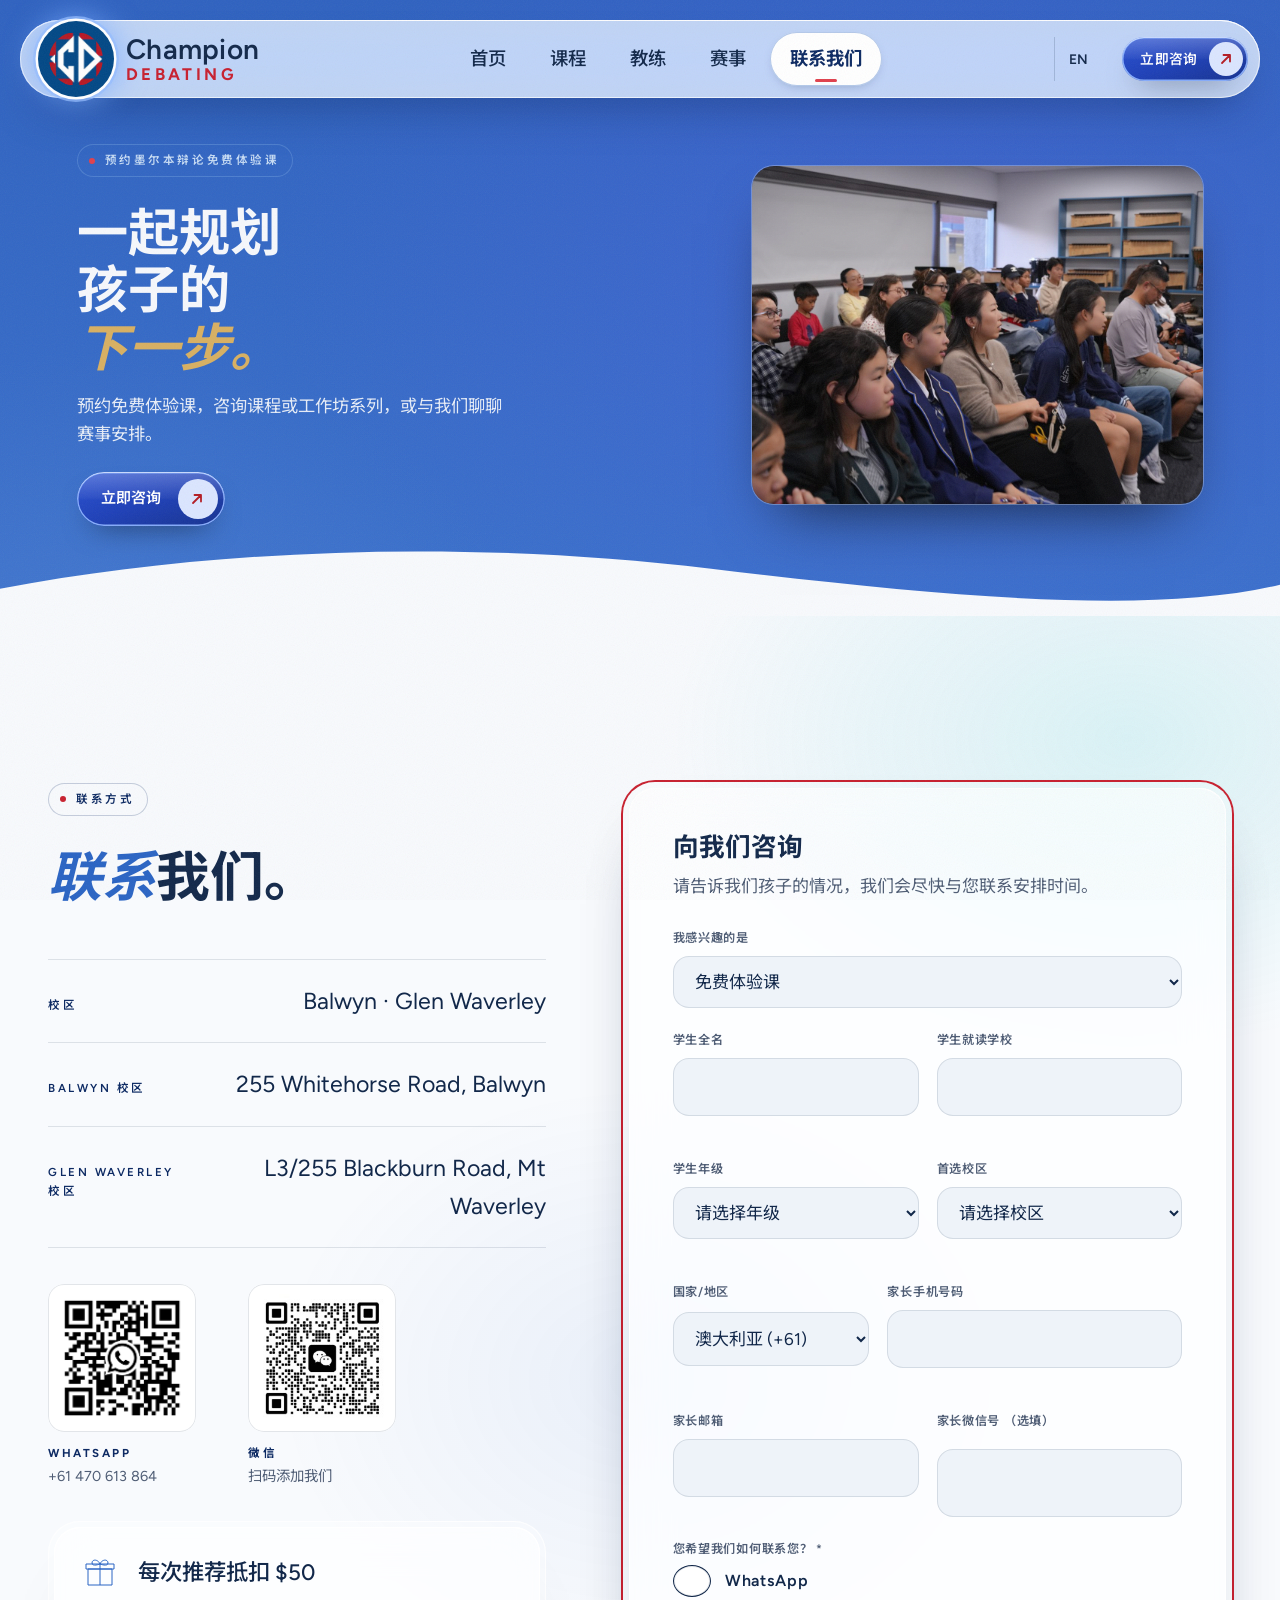
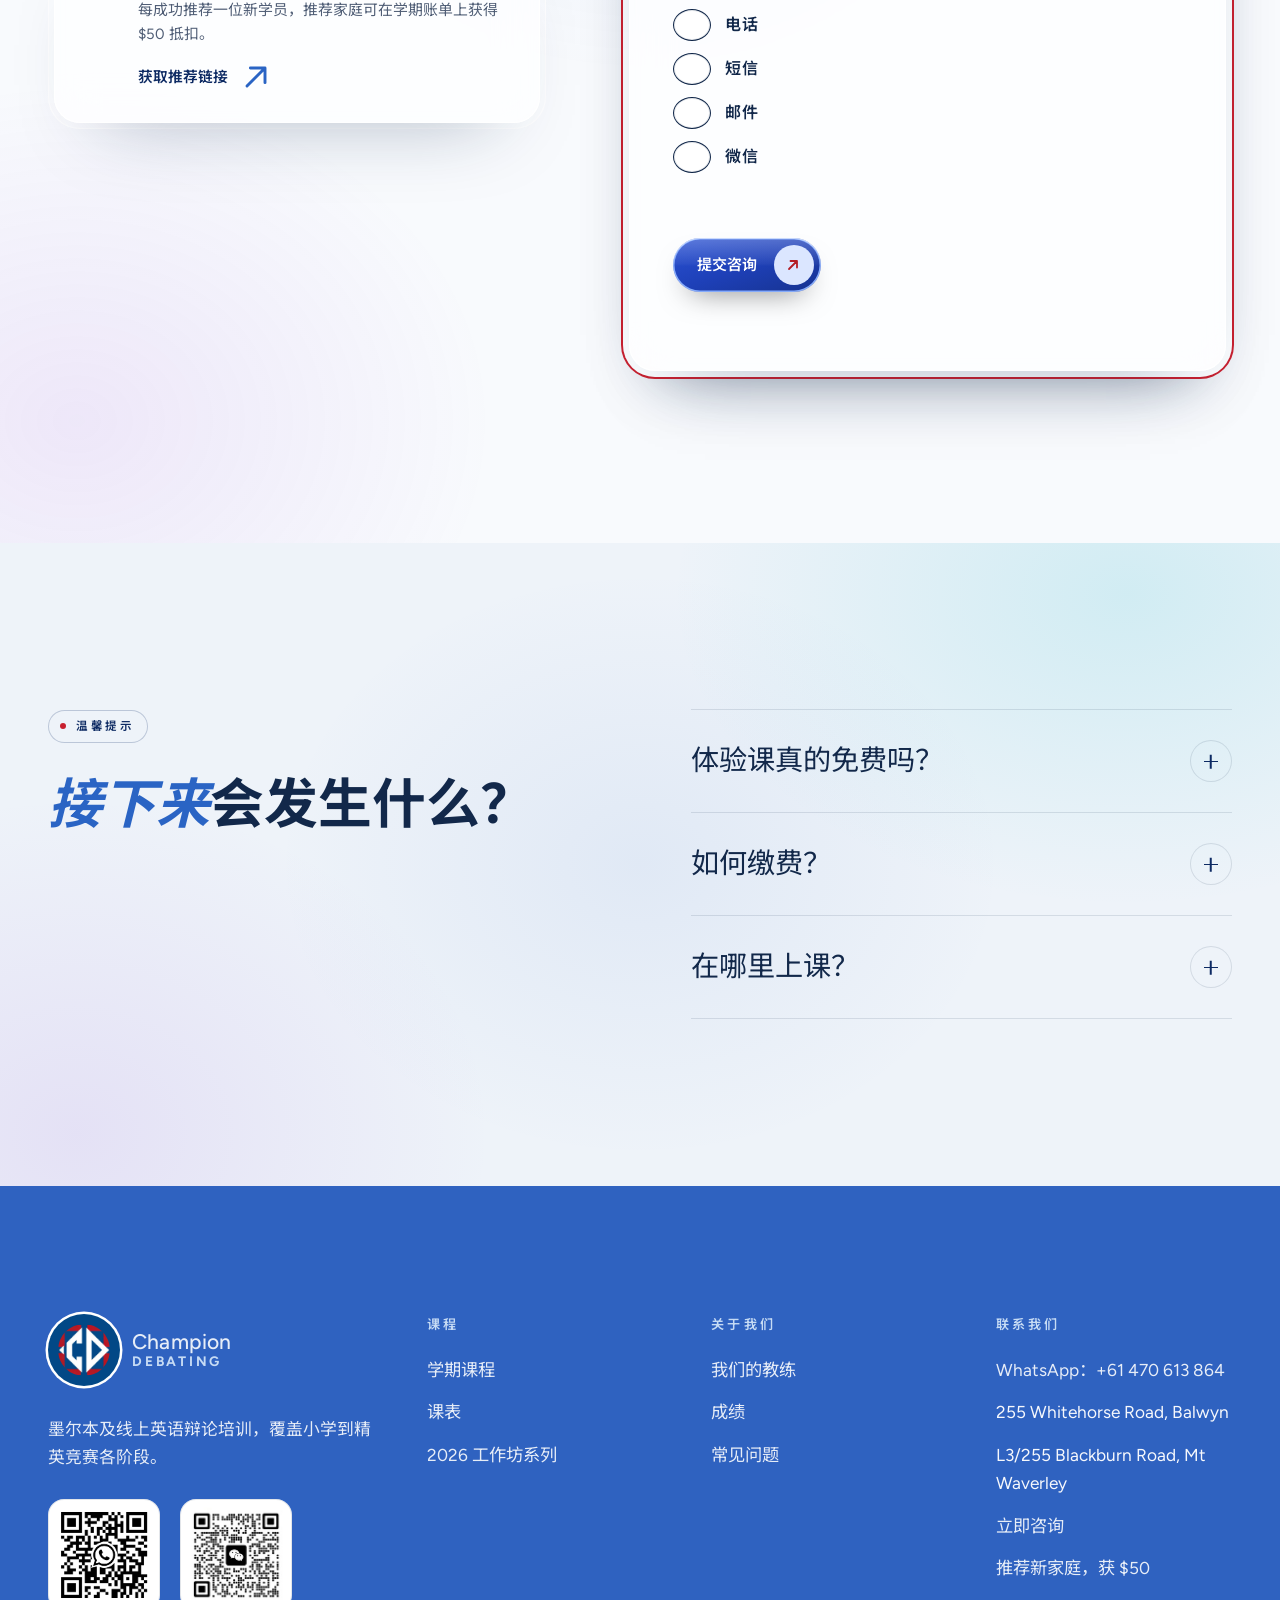
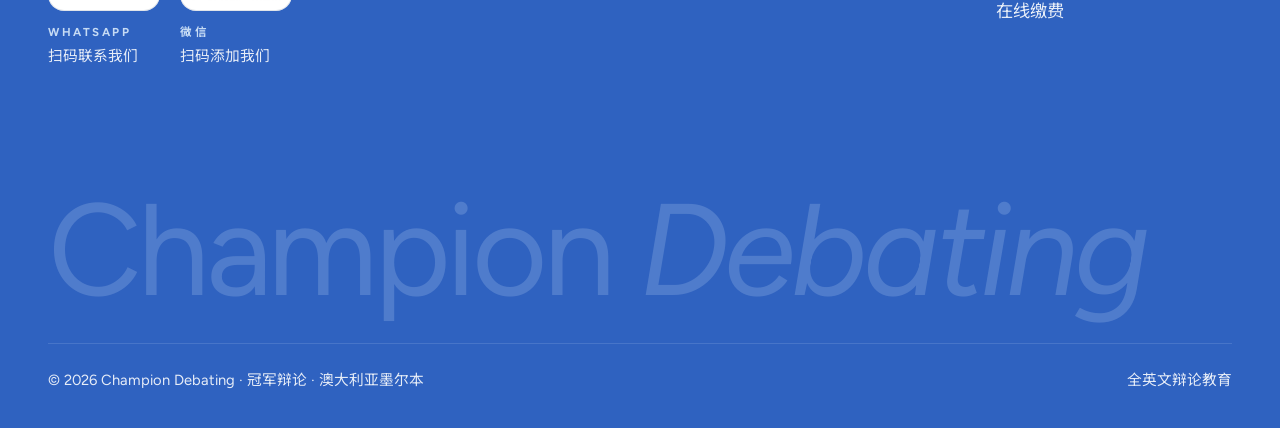
<file: zh/contact.html>
<!DOCTYPE html>
<html lang="zh-Hans">
<head>
  <meta charset="UTF-8">
  <meta name="viewport" content="width=device-width, initial-scale=1.0">
  <title>预约墨尔本辩论免费体验课 | 冠军辩论 Champion Debating</title>
  <meta name="description" content="预约墨尔本辩论免费体验课，校区位于 Balwyn 和 Glen Waverley。欢迎通过 WhatsApp、小红书或微信联系我们。">
  <link rel="canonical" href="https://www.championdebating.com.au/zh/contact.html">
  <link rel="alternate" hreflang="en-AU" href="https://www.championdebating.com.au/contact.html">
  <link rel="alternate" hreflang="zh-Hans" href="https://www.championdebating.com.au/zh/contact.html">
  <link rel="alternate" hreflang="x-default" href="https://www.championdebating.com.au/contact.html">


  <meta property="og:type" content="website">
  <meta property="og:site_name" content="Champion Debating">
  <meta property="og:locale" content="zh_CN">
  <meta property="og:title" content="预约墨尔本辩论免费体验课 | 冠军辩论 Champion Debating">
  <meta property="og:description" content="预约墨尔本辩论免费体验课，校区位于 Balwyn 和 Glen Waverley。欢迎通过 WhatsApp、小红书或微信联系我们。">
  <meta property="og:url" content="https://www.championdebating.com.au/zh/contact.html">
  <meta property="og:image" content="https://www.championdebating.com.au/og-image.png">
  <meta property="og:image:width" content="1200">
  <meta property="og:image:height" content="630">
  <meta property="og:image:alt" content="冠军辩论标志及标语：思维更敏锐，表达更出色。">
  <meta name="twitter:card" content="summary_large_image">
  <meta name="theme-color" content="#2f62c0">
  <script>document.documentElement.classList.add('js');</script>
  <link rel="preconnect" href="https://fonts.googleapis.com">
  <link rel="preconnect" href="https://fonts.gstatic.com" crossorigin>
  <link href="https://fonts.googleapis.com/css2?family=Figtree:ital,wght@0,400..800;1,400..800&display=swap" rel="stylesheet">
  <link href="https://fonts.googleapis.com/css2?family=Noto+Sans+SC:wght@400;500;700&display=swap" rel="stylesheet">
  <link rel="icon" type="image/png" href="../favicon.png">
  <link rel="apple-touch-icon" href="../apple-touch-icon.png">
  <link rel="stylesheet" href="../styles.css?v=97">
  <script type="application/ld+json">
  {
    "@context": "https://schema.org",
    "@graph": [
      {
        "@type": "EducationalOrganization",
        "@id": "https://www.championdebating.com.au/#organization",
        "name": "Champion Debating",
        "alternateName": "冠军辩论",
        "url": "https://www.championdebating.com.au/",
        "logo": "https://www.championdebating.com.au/logo-mark.png",
        "image": "https://www.championdebating.com.au/og-image.png",
        "description": "English debate coaching from primary school to elite competition, in Melbourne and online.",
        "telephone": "+61 470 613 864",
        "address": [
          { "@type": "PostalAddress", "streetAddress": "255 Whitehorse Road", "addressLocality": "Balwyn", "addressRegion": "VIC", "addressCountry": "AU" },
          { "@type": "PostalAddress", "streetAddress": "L3/255 Blackburn Road", "addressLocality": "Mount Waverley", "addressRegion": "VIC", "addressCountry": "AU" }
        ],
        "areaServed": {
          "@type": "City",
          "name": "Melbourne"
        }
      },
      {
        "@type": "WebSite",
        "@id": "https://www.championdebating.com.au/#website",
        "url": "https://www.championdebating.com.au/",
        "name": "Champion Debating",
        "publisher": {
          "@id": "https://www.championdebating.com.au/#organization"
        },
        "inLanguage": "en-AU"
      },
      {
        "@type": "ContactPage",
        "@id": "https://www.championdebating.com.au/contact.html#webpage",
        "url": "https://www.championdebating.com.au/contact.html",
        "name": "Book a Free Debating Trial in Melbourne | Champion Debating",
        "description": "Book a free trial debating class in Melbourne, with campuses in Balwyn and Glen Waverley. Message us on WhatsApp, Xiaohongshu or WeChat.",
        "isPartOf": {
          "@id": "https://www.championdebating.com.au/#website"
        },
        "about": {
          "@id": "https://www.championdebating.com.au/#organization"
        },
        "inLanguage": "en-AU",
        "primaryImageOfPage": {
          "@type": "ImageObject",
          "url": "https://www.championdebating.com.au/og-image.png"
        },
        "breadcrumb": {
          "@id": "https://www.championdebating.com.au/contact.html#breadcrumb"
        }
      },
      {
        "@type": "BreadcrumbList",
        "@id": "https://www.championdebating.com.au/contact.html#breadcrumb",
        "itemListElement": [
          {
            "@type": "ListItem",
            "position": 1,
            "name": "Home",
            "item": "https://www.championdebating.com.au/"
          },
          {
            "@type": "ListItem",
            "position": 2,
            "name": "Contact",
            "item": "https://www.championdebating.com.au/contact.html"
          }
        ]
      },
      {
        "@type": "FAQPage",
        "@id": "https://www.championdebating.com.au/contact.html#faq",
        "mainEntity": [
          {
            "@type": "Question",
            "name": "Is the trial class really free?",
            "acceptedAnswer": {
              "@type": "Answer",
              "text": "Yes. You can see the training for yourself before you commit to a term."
            }
          },
          {
            "@type": "Question",
            "name": "How does payment work?",
            "acceptedAnswer": {
              "@type": "Answer",
              "text": "Fees are $75 + GST per student for each 2-hour session, paid one term at a time."
            }
          },
          {
            "@type": "Question",
            "name": "Where are classes held?",
            "acceptedAnswer": {
              "@type": "Answer",
              "text": "At our Balwyn campus, 255 Whitehorse Road, and our Glen Waverley campus, L3/255 Blackburn Road, Mt Waverley. Workshops and many competitions run online."
            }
          }
        ]
      }
    ]
  }
  </script>
</head>
<body>
  <a class="skip-link" href="#main">跳至正文</a>

  <header>
    <nav class="nav" aria-label="主导航">
      <a class="brand" href="index.html" aria-label="冠军辩论首页">
        <img class="brand__mark" src="../logo-mark.png" alt="" width="40" height="40">
        <span class="brand__word"><b>Champion</b><span>Debating</span></span>
      </a>
      <div class="nav__links">
        <a href="index.html">首页</a>
        <a href="programs.html">课程</a>
        <a href="coaches.html">教练</a>
        <a href="competitions.html">赛事</a>
        <a href="contact.html" aria-current="page">联系我们</a>
      </div>
      <a class="nav__lang" href="../contact.html" lang="en" hreflang="en-AU">EN</a>
      <a class="btn btn--primary btn--sm" href="contact.html#book">立即咨询
        <span class="btn__icon"><svg viewBox="0 0 16 16" fill="none" stroke="currentColor" stroke-width="1.3" stroke-linecap="round" stroke-linejoin="round" aria-hidden="true"><path d="M4 12 12 4M5.5 4H12v6.5"/></svg></span>
      </a>
      <button class="nav__toggle" type="button" aria-expanded="false" aria-controls="menu" aria-label="打开菜单"><span></span><span></span></button>
    </nav>
    <div class="menu" id="menu">
      <div class="menu__links">
        <a href="index.html"><span style="--i:0">首页</span></a>
        <a href="programs.html"><span style="--i:1">课程</span></a>
        <a href="coaches.html"><span style="--i:2">教练</span></a>
        <a href="competitions.html"><span style="--i:3">赛事</span></a>
        <a href="contact.html" aria-current="page"><span style="--i:4">联系我们</span></a>
      </div>
      <div class="menu__foot">
        <a class="menu__lang" href="../contact.html" lang="en" hreflang="en-AU">EN</a>
        <a class="btn btn--primary" href="contact.html#book">立即咨询
          <span class="btn__icon"><svg viewBox="0 0 16 16" fill="none" stroke="currentColor" stroke-width="1.3" stroke-linecap="round" stroke-linejoin="round" aria-hidden="true"><path d="M4 12 12 4M5.5 4H12v6.5"/></svg></span>
        </a>
      </div>
    </div>
  </header>

  <a class="book-bar btn btn--primary" href="contact.html#book">立即咨询
    <span class="btn__icon"><svg viewBox="0 0 16 16" fill="none" stroke="currentColor" stroke-width="1.3" stroke-linecap="round" stroke-linejoin="round" aria-hidden="true"><path d="M4 12 12 4M5.5 4H12v6.5"/></svg></span>
  </a>

  <main id="main">
    <section class="hero hero--page hero--band on-dark" aria-labelledby="page-title">
      <div class="container hero__content band">
        <figure class="band__photo band__photo--no-phone"><img src="../families-at-class.jpg" alt="家长与学生一起观看 Champion Debating 的课堂" width="1200" height="900"></figure>
        <h1 class="eyebrow" id="page-title">预约墨尔本辩论免费体验课</h1>
        <p class="display hero__title">
          <span class="line"><span style="--i:0">一起规划</span></span>
          <span class="line"><span style="--i:1">孩子的</span></span>
          <span class="line"><span style="--i:2"><em>下一步。</em></span></span>
        </p>
        <p class="lede hero__lede">预约免费体验课，咨询课程或工作坊系列，或与我们聊聊赛事安排。</p>
        <div class="btn-row">
          <a class="btn btn--primary" href="#book">立即咨询
            <span class="btn__icon"><svg viewBox="0 0 16 16" fill="none" stroke="currentColor" stroke-width="1.3" stroke-linecap="round" stroke-linejoin="round" aria-hidden="true"><path d="M4 12 12 4M5.5 4H12v6.5"/></svg></span>
          </a>
        </div>
      </div>
      <svg class="hero__wave" viewBox="0 0 1440 90" preserveAspectRatio="none" aria-hidden="true"><path d="M0 62C240 22 520 12 800 42s500 46 640 16V90H0Z"/></svg>
    </section>

    <section class="section section--paper" aria-labelledby="enquire-title">
      <div class="container contact-grid">
        <div data-reveal>
          <span class="eyebrow">联系方式</span>
          <h2 class="h2" id="enquire-title"><em>联系</em>我们。</h2>
          <dl class="channels">
            <div><dt>校区</dt><dd>Balwyn · Glen Waverley</dd></div>
            <div><dt>Balwyn 校区</dt><dd>255 Whitehorse Road, Balwyn</dd></div>
            <div><dt>Glen Waverley 校区</dt><dd>L3/255 Blackburn Road, Mt Waverley</dd></div>
          </dl>

          <div class="qr-codes">
            <figure class="qr">
              <a href="https://wa.me/61470613864"><img src="../qr-whatsapp.png" alt="扫描二维码，通过 WhatsApp 联系冠军辩论" width="148" height="148"></a>
              <figcaption><b>WhatsApp</b><a href="https://wa.me/61470613864">+61 470 613 864</a></figcaption>
            </figure>
            <figure class="qr">
              <img src="../qr-wechat.png" alt="扫描二维码，添加冠军辩论微信" width="148" height="148">
              <figcaption><b>微信</b>扫码添加我们</figcaption>
            </figure>
          </div>

          <aside class="bezel note-card" aria-labelledby="referral-title">
            <div class="bezel__core">
              <svg viewBox="0 0 36 36" fill="none" stroke="currentColor" stroke-width="1" stroke-linejoin="round" aria-hidden="true"><path d="M6 14h24v16H6zM4 9h28v5H4zM18 9v21M18 9c-2-5-8-5-8-1s8 1 8 1Zm0 0c2-5 8-5 8-1s-8 1-8 1Z"/></svg>
              <div>
                <h3 id="referral-title">每次推荐抵扣 $50</h3>
                <p>每成功推荐一位新学员，推荐家庭可在学期账单上获得 $50 抵扣。</p>
                <a class="text-link" href="refer.html">获取推荐链接
                  <svg viewBox="0 0 16 16" fill="none" stroke="currentColor" stroke-width="1.3" stroke-linecap="round" stroke-linejoin="round" aria-hidden="true"><path d="M4 12 12 4M5.5 4H12v6.5"/></svg>
                </a>
              </div>
            </div>
          </aside>
        </div>

        <div class="bezel book" id="book" data-reveal style="--d:120ms" data-enquiry>
          <div class="bezel__core">
            <h2 class="h3 book__title">向我们咨询</h2>
            <p class="muted book__lede">请告诉我们孩子的情况，我们会尽快与您联系安排时间。</p>
            <form class="form" novalidate>
              <div class="referred" data-referred hidden>
                <p>推荐人： <b data-referrer></b>。推荐链接仅限新客户使用。</p>
                <input type="hidden" name="referredBy">
                <input type="hidden" name="referrerMobileEnd">
                <label class="referred__check"><input id="new-family" type="checkbox" name="newFamily" aria-describedby="new-family-error"><span>我们是冠军辩论的新客户</span></label>
                <span class="field__error" id="new-family-error"></span>
              </div>
              <div class="field">
                <label for="interest">我感兴趣的是</label>
                <select id="interest" name="interest">
                  <option value="trial" selected>免费体验课</option>
                  <option value="term">学期课程</option>
                  <option value="elite">精英组 / VST</option>
                  <option value="competitions">线上赛事</option>
                  <option value="workshops">工作坊系列</option>
                </select>
              </div>
              <div class="form__row">
                <div class="field">
                  <label for="student-name">学生全名</label>
                  <input id="student-name" name="studentName" type="text" autocomplete="off" required aria-describedby="student-name-error">
                  <span class="field__error" id="student-name-error"></span>
                </div>
                <div class="field">
                  <label for="school">学生就读学校</label>
                  <input id="school" name="school" type="text" autocomplete="off" required aria-describedby="school-error">
                  <span class="field__error" id="school-error"></span>
                </div>
              </div>
              <div class="form__row">
                <div class="field">
                  <label for="year">学生年级</label>
                  <select id="year" name="year" required aria-describedby="year-error">
                    <option value="">请选择年级</option>
                    <option value="Year 3–4">三至四年级</option>
                    <option value="Year 5–6">五至六年级</option>
                    <option value="Year 7">七年级</option>
                    <option value="Year 8">八年级</option>
                    <option value="Year 9">九年级</option>
                    <option value="Year 10 and above">十年级及以上</option>
                  </select>
                  <span class="field__error" id="year-error"></span>
                </div>
                <div class="field">
                  <label for="campus">首选校区</label>
                  <select id="campus" name="campus" required aria-describedby="campus-error">
                    <option value="">请选择校区</option>
                    <option value="Balwyn">Balwyn</option>
                    <option value="Glen Waverley">Glen Waverley</option>
                    <option value="Online Lesson">线上课程</option>
                  </select>
                  <span class="field__error" id="campus-error"></span>
                </div>
              </div>
              <div class="form__row form__row--phone">
                <div class="field">
                  <label for="country">国家/地区</label>
                  <select id="country" name="country" autocomplete="tel-country-code" required aria-describedby="country-error">
                    <option value="Australia (+61)" selected>澳大利亚 (+61)</option>
                    <option value="China (+86)">中国 (+86)</option>
                    <option value="New Zealand (+64)">新西兰 (+64)</option>
                    <option value="Hong Kong (+852)">中国香港 (+852)</option>
                    <option value="Singapore (+65)">新加坡 (+65)</option>
                    <option value="Malaysia (+60)">马来西亚 (+60)</option>
                    <option value="Vietnam (+84)">越南 (+84)</option>
                    <option value="India (+91)">印度 (+91)</option>
                    <option value="Other">其他</option>
                  </select>
                  <span class="field__error" id="country-error"></span>
                </div>
                <div class="field">
                  <label for="mobile">家长手机号码</label>
                  <input id="mobile" name="mobile" type="tel" autocomplete="tel-national" pattern="[0-9 +]{8,20}" maxlength="20" required aria-describedby="mobile-error">
                  <span class="field__error" id="mobile-error"></span>
                </div>
              </div>
              <div class="form__row">
                <div class="field">
                  <label for="parent-email">家长邮箱</label>
                  <input id="parent-email" name="email" type="email" autocomplete="email" required aria-describedby="parent-email-error">
                  <span class="field__error" id="parent-email-error"></span>
                </div>
                <div class="field">
                  <label for="wechat">家长微信号 <span class="muted">（选填）</span></label>
                  <input id="wechat" name="wechat" type="text" autocomplete="off" maxlength="40">
                </div>
              </div>
              <fieldset class="field">
                <legend>您希望我们如何联系您？ <span aria-hidden="true">*</span></legend>
                <div class="radio-list">
                  <label><input id="contact-method" type="radio" name="contactMethod" value="WhatsApp" required aria-describedby="contact-method-error"><span>WhatsApp</span></label>
                  <label><input type="radio" name="contactMethod" value="Call"><span>电话</span></label>
                  <label><input type="radio" name="contactMethod" value="Text"><span>短信</span></label>
                  <label><input type="radio" name="contactMethod" value="Email"><span>邮件</span></label>
                  <label><input type="radio" name="contactMethod" value="WeChat"><span>微信</span></label>
                </div>
                <span class="field__error" id="contact-method-error"></span>
              </fieldset>
              <div data-human-check></div>
              <div>
                <button class="btn btn--primary" type="submit">提交咨询
                  <span class="btn__icon"><svg viewBox="0 0 16 16" fill="none" stroke="currentColor" stroke-width="1.3" stroke-linecap="round" stroke-linejoin="round" aria-hidden="true"><path d="M4 12 12 4M5.5 4H12v6.5"/></svg></span>
                </button>
              </div>
              <p class="field__error" role="alert" data-form-error></p>
            </form>
            <div class="form-success" tabindex="-1">
              <svg class="quote__mark" viewBox="0 0 48 48" fill="none" stroke="currentColor" stroke-width="1" stroke-linejoin="round" aria-hidden="true"><path d="M8 34 11 15l8 8 5-14 5 14 8-8 3 19z"/><path d="M8 39h32"/></svg>
              <h3 class="h3">谢谢！</h3>
              <p class="muted" style="margin-top:12px">我们已收到您的咨询，将尽快与您联系。</p>
              <div class="qr-codes">
                <figure class="qr">
                  <a href="https://wa.me/61470613864"><img src="../qr-whatsapp.png" alt="扫描二维码，通过 WhatsApp 联系冠军辩论" width="148" height="148" loading="lazy"></a>
                  <figcaption><b>WhatsApp</b><a href="https://wa.me/61470613864">+61 470 613 864</a></figcaption>
                </figure>
                <figure class="qr">
                  <img src="../qr-wechat.png" alt="扫描二维码，添加冠军辩论微信" width="148" height="148" loading="lazy">
                  <figcaption><b>微信</b>扫码添加我们</figcaption>
                </figure>
              </div>
            </div>
            <p class="sr-only" role="status" aria-live="polite"></p>
          </div>
        </div>
      </div>
    </section>

    <section class="section section--cream" aria-labelledby="faq-title">
      <div class="container split">
        <div class="split__sticky" data-reveal>
          <span class="eyebrow">温馨提示</span>
          <h2 class="h2" id="faq-title"><em>接下来</em>会发生什么？</h2>
        </div>
        <div class="faq" data-reveal style="--d:120ms">
          <details>
            <summary>体验课真的免费吗？<span class="faq__icon" aria-hidden="true"></span></summary>
            <p class="faq__body">是的。在报名一整个学期之前，您可以先亲自体验我们的课程。</p>
          </details>
          <details>
            <summary>如何缴费？<span class="faq__icon" aria-hidden="true"></span></summary>
            <p class="faq__body">每位学生每节 2 小时课程 $75 + GST，按学期缴费。</p>
          </details>
          <details>
            <summary>在哪里上课？<span class="faq__icon" aria-hidden="true"></span></summary>
            <p class="faq__body">在 Balwyn 校区（Whitehorse Road 255 号）及 Glen Waverley 校区（L3/255 Blackburn Road, Mt Waverley）。工作坊和许多赛事在线上进行。</p>
          </details>
        </div>
      </div>
    </section>
  </main>

  <footer class="footer">
    <div class="container">
      <div class="footer__grid">
        <div>
          <a class="brand" href="index.html" aria-label="冠军辩论首页">
            <img class="brand__mark" src="../logo-mark.png" alt="" width="40" height="40">
            <span class="brand__word"><b>Champion</b><span>Debating</span></span>
          </a>
          <p class="footer__blurb">墨尔本及线上英语辩论培训，覆盖小学到精英竞赛各阶段。</p>
          <div class="qr-codes">
            <figure class="qr">
              <a href="https://wa.me/61470613864"><img src="../qr-whatsapp.png" alt="扫描二维码，通过 WhatsApp 联系冠军辩论" width="112" height="112" loading="lazy"></a>
              <figcaption><b>WhatsApp</b>扫码联系我们</figcaption>
            </figure>
            <figure class="qr">
              <img src="../qr-wechat.png" alt="扫描二维码，添加冠军辩论微信" width="112" height="112" loading="lazy">
              <figcaption><b>微信</b>扫码添加我们</figcaption>
            </figure>
          </div>
        </div>
        <div>
          <h2>课程</h2>
          <ul>
            <li><a href="programs.html#programs">学期课程</a></li>
            <li><a href="programs.html#timetable">课表</a></li>
            <li><a href="competitions.html#workshops">2026 工作坊系列</a></li>
          </ul>
        </div>
        <div>
          <h2>关于我们</h2>
          <ul>
            <li><a href="coaches.html">我们的教练</a></li>
            <li><a href="competitions.html#results">成绩</a></li>
            <li><a href="programs.html#faq">常见问题</a></li>
          </ul>
        </div>
        <div>
          <h2>联系我们</h2>
          <ul>
            <li><a href="https://wa.me/61470613864">WhatsApp：+61 470 613 864</a></li>
            <li>255 Whitehorse Road, Balwyn</li>
            <li>L3/255 Blackburn Road, Mt Waverley</li>
            <li><a href="contact.html#book">立即咨询</a></li>
            <li><a href="refer.html">推荐新家庭，获 $50</a></li>
            <li><a href="pay.html">在线缴费</a></li>
          </ul>
        </div>
      </div>
      <p class="footer__word" aria-hidden="true">Champion <em>Debating</em></p>
      <div class="footer__legal">
        <p>© <span data-year>2026</span> Champion Debating · <span lang="zh-Hans">冠军辩论</span> · 澳大利亚墨尔本</p>
        <p>全英文辩论教育</p>
      </div>
    </div>
  </footer>

  <script src="../api.js?v=1" defer></script>
  <script src="../main.js?v=17" defer></script>
</body>
</html>
</file>
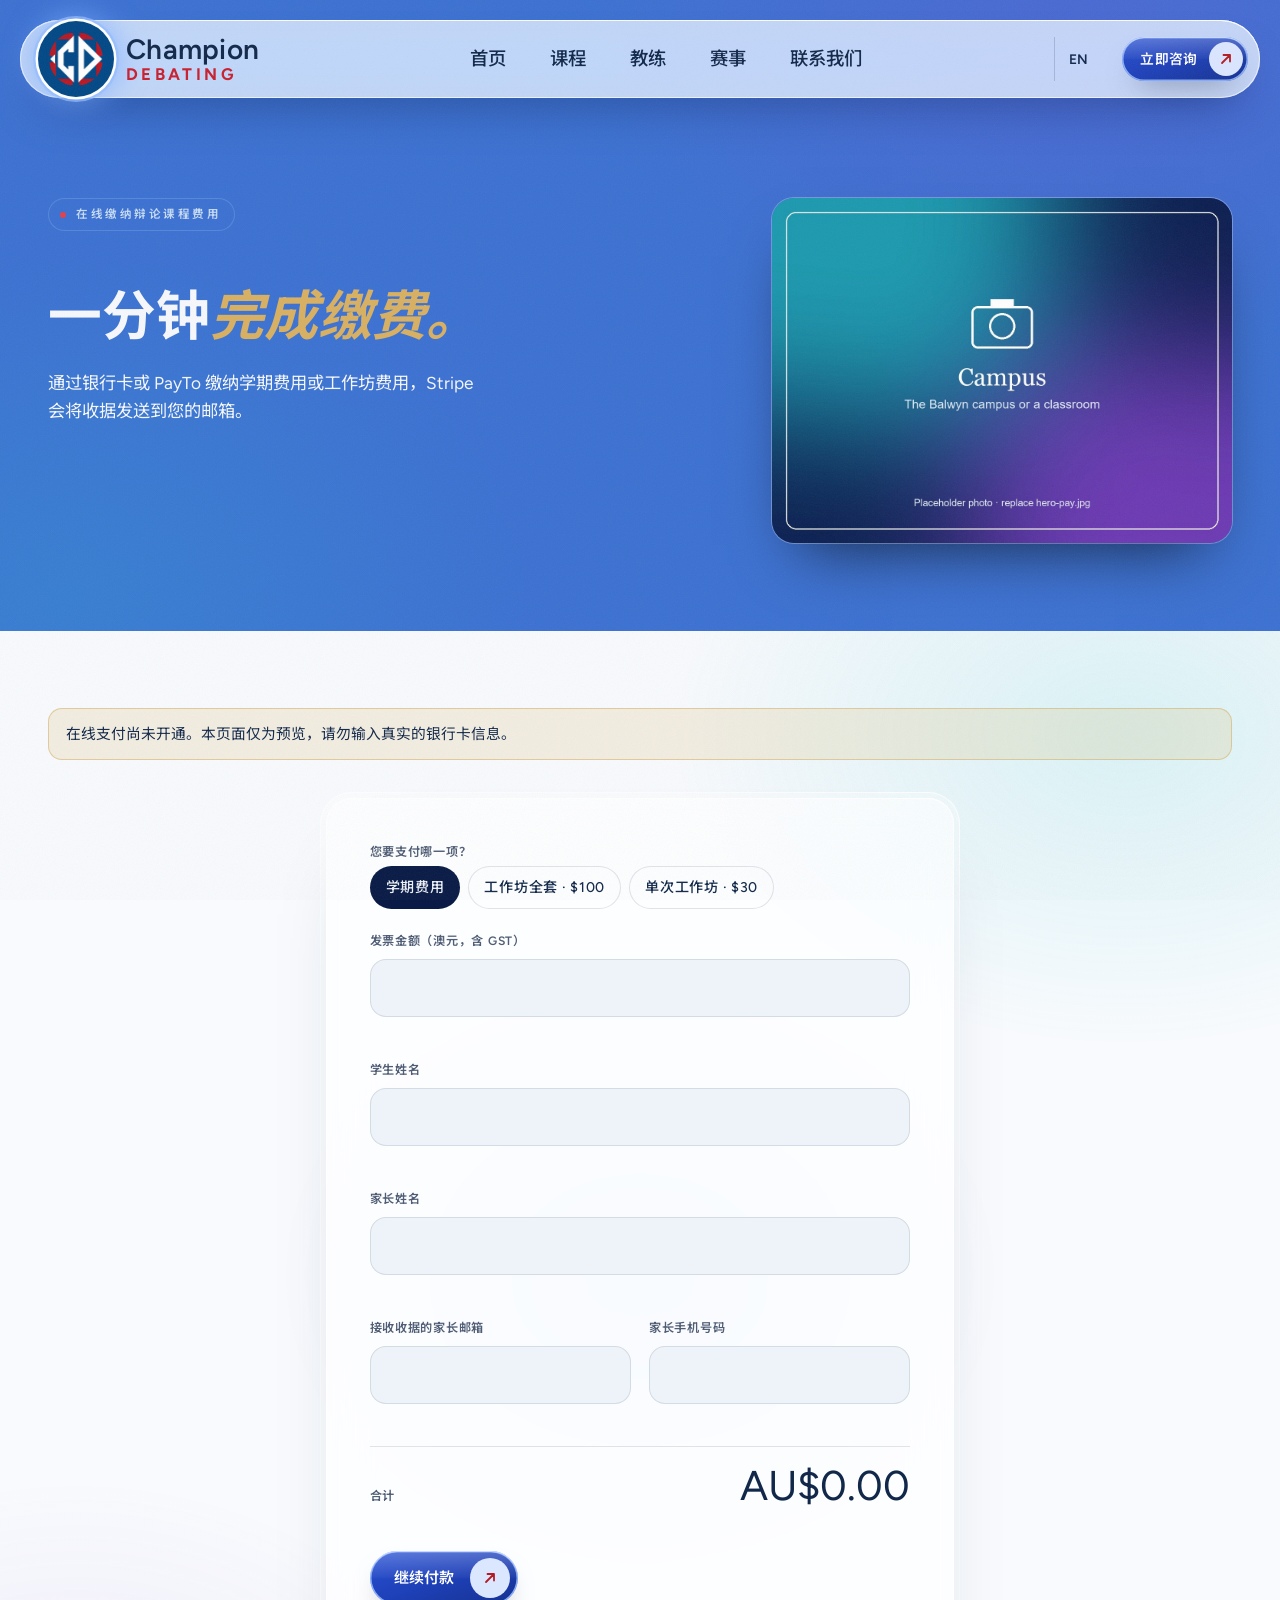
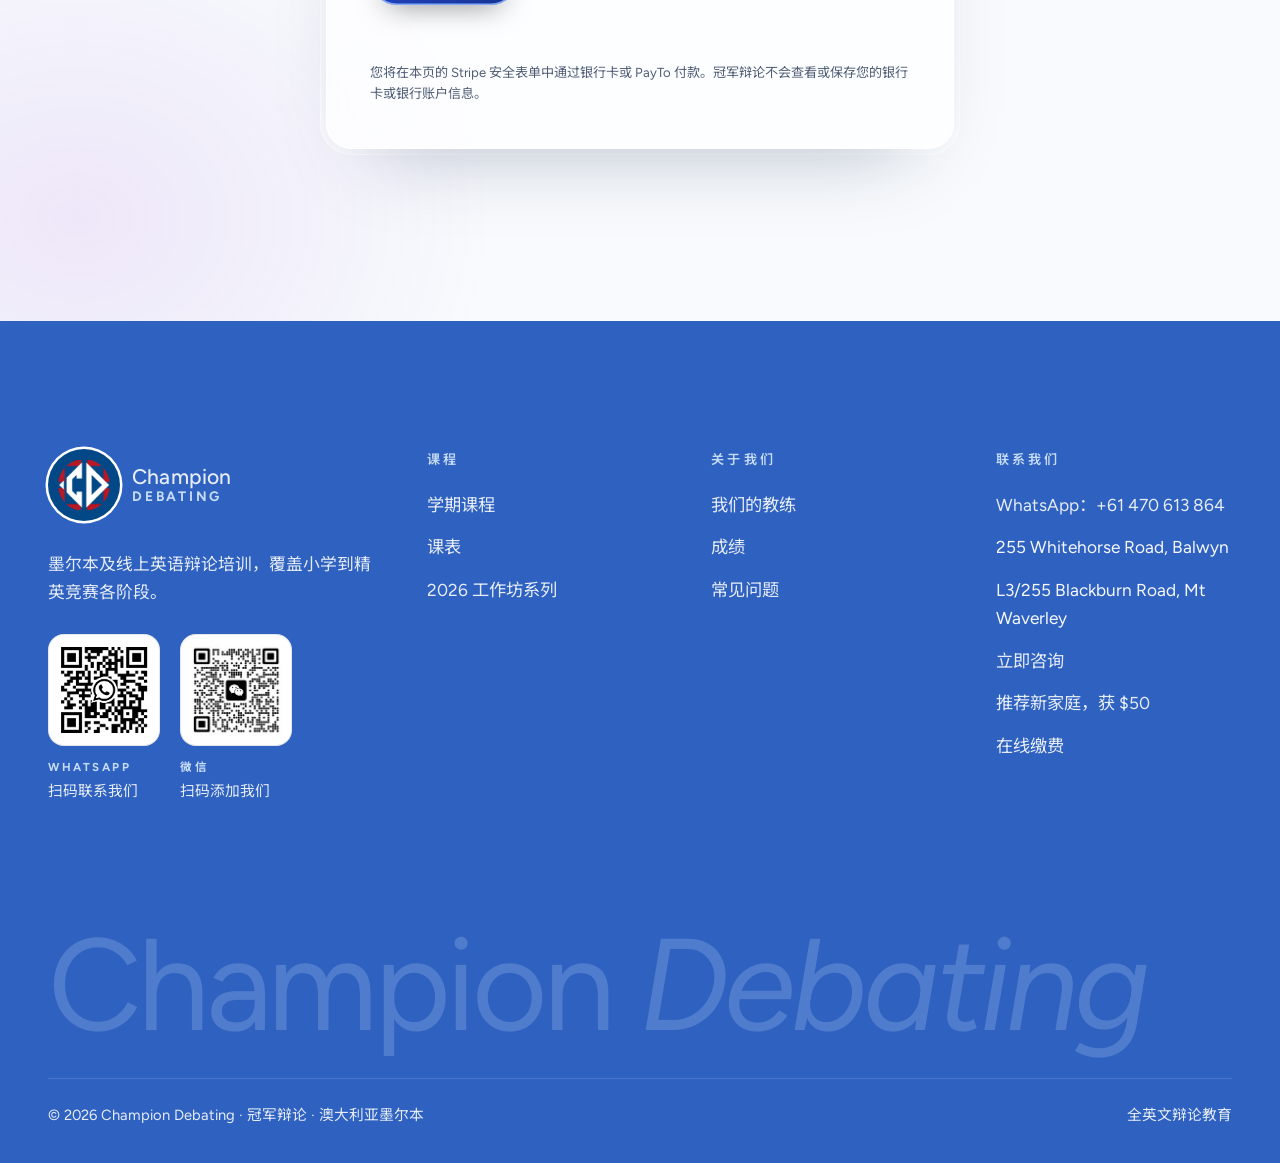
<file: zh/pay.html>
<!DOCTYPE html>
<html lang="zh-Hans">
<head>
  <meta charset="UTF-8">
  <meta name="viewport" content="width=device-width, initial-scale=1.0">
  <title>在线缴纳辩论课程费用 | 冠军辩论</title>
  <meta name="description" content="在线通过银行卡或 PayTo 缴纳冠军辩论的学期费用或工作坊费用，收据将通过邮件发送。辩论课程覆盖 Balwyn、Glen Waverley 及线上。">
  <meta name="robots" content="noindex">
  <link rel="canonical" href="https://www.championdebating.com.au/zh/pay.html">
  <link rel="alternate" hreflang="en-AU" href="https://www.championdebating.com.au/pay.html">
  <link rel="alternate" hreflang="zh-Hans" href="https://www.championdebating.com.au/zh/pay.html">
  <link rel="alternate" hreflang="x-default" href="https://www.championdebating.com.au/pay.html">

  <meta property="og:type" content="website">
  <meta property="og:site_name" content="Champion Debating">
  <meta property="og:locale" content="zh_CN">
  <meta property="og:title" content="在线缴纳辩论课程费用 | 冠军辩论">
  <meta property="og:description" content="在线通过银行卡或 PayTo 缴纳冠军辩论的学期费用或工作坊费用，收据将通过邮件发送。辩论课程覆盖 Balwyn、Glen Waverley 及线上。">
  <meta property="og:url" content="https://www.championdebating.com.au/zh/pay.html">
  <meta property="og:image" content="https://www.championdebating.com.au/og-image.png">
  <meta property="og:image:width" content="1200">
  <meta property="og:image:height" content="630">
  <meta property="og:image:alt" content="冠军辩论标志及标语：思维更敏锐，表达更出色。">
  <meta name="twitter:card" content="summary_large_image">
  <meta name="theme-color" content="#2f62c0">
  <script>document.documentElement.classList.add('js');</script>
  <link rel="preconnect" href="https://fonts.googleapis.com">
  <link rel="preconnect" href="https://fonts.gstatic.com" crossorigin>
  <link href="https://fonts.googleapis.com/css2?family=Figtree:ital,wght@0,400..800;1,400..800&display=swap" rel="stylesheet">
  <link href="https://fonts.googleapis.com/css2?family=Noto+Sans+SC:wght@400;500;700&display=swap" rel="stylesheet">
  <link rel="icon" type="image/png" href="../favicon.png">
  <link rel="apple-touch-icon" href="../apple-touch-icon.png">
  <link rel="stylesheet" href="../styles.css?v=97">
  <script src="https://js.stripe.com/endive/stripe.js"></script>
</head>
<body>
  <a class="skip-link" href="#main">跳至正文</a>

  <header>
    <nav class="nav" aria-label="主导航">
      <a class="brand" href="index.html" aria-label="冠军辩论首页">
        <img class="brand__mark" src="../logo-mark.png" alt="" width="40" height="40">
        <span class="brand__word"><b>Champion</b><span>Debating</span></span>
      </a>
      <div class="nav__links">
        <a href="index.html">首页</a>
        <a href="programs.html">课程</a>
        <a href="coaches.html">教练</a>
        <a href="competitions.html">赛事</a>
        <a href="contact.html">联系我们</a>
      </div>
      <a class="nav__lang" href="../pay.html" lang="en" hreflang="en-AU">EN</a>
      <a class="btn btn--primary btn--sm" href="contact.html#book">立即咨询
        <span class="btn__icon"><svg viewBox="0 0 16 16" fill="none" stroke="currentColor" stroke-width="1.3" stroke-linecap="round" stroke-linejoin="round" aria-hidden="true"><path d="M4 12 12 4M5.5 4H12v6.5"/></svg></span>
      </a>
      <button class="nav__toggle" type="button" aria-expanded="false" aria-controls="menu" aria-label="打开菜单"><span></span><span></span></button>
    </nav>
    <div class="menu" id="menu">
      <div class="menu__links">
        <a href="index.html"><span style="--i:0">首页</span></a>
        <a href="programs.html"><span style="--i:1">课程</span></a>
        <a href="coaches.html"><span style="--i:2">教练</span></a>
        <a href="competitions.html"><span style="--i:3">赛事</span></a>
        <a href="contact.html"><span style="--i:4">联系我们</span></a>
      </div>
      <div class="menu__foot">
        <a class="menu__lang" href="../pay.html" lang="en" hreflang="en-AU">EN</a>
        <a class="btn btn--primary" href="contact.html#book">立即咨询
          <span class="btn__icon"><svg viewBox="0 0 16 16" fill="none" stroke="currentColor" stroke-width="1.3" stroke-linecap="round" stroke-linejoin="round" aria-hidden="true"><path d="M4 12 12 4M5.5 4H12v6.5"/></svg></span>
        </a>
      </div>
    </div>
  </header>

  <main id="main">
    <section class="section section--dark on-dark pay-head" aria-labelledby="page-title">
      <div class="container band">
        <figure class="band__photo band__photo--no-phone"><img src="../hero-pay.jpg" alt="占位图：Balwyn 校区的照片" width="1200" height="900"></figure>
        <h1 class="eyebrow" id="page-title">在线缴纳辩论课程费用</h1>
        <p class="h2">一分钟<em>完成缴费。</em></p>
        <p class="lede">通过银行卡或 PayTo 缴纳学期费用或工作坊费用，Stripe 会将收据发送到您的邮箱。</p>
      </div>
    </section>

    <section class="section section--paper pay-section" aria-label="缴费方式">
      <div class="container">
        <p class="pay-notice" role="note">在线支付尚未开通。本页面仅为预览，请勿输入真实的银行卡信息。</p>

        <form class="pay" novalidate data-pay>
          <div class="bezel pay__order">
            <div class="bezel__core form">
              <fieldset class="field">
                <legend>您要支付哪一项？</legend>
                <div class="choice">
                  <label><input type="radio" name="item" value="term" data-price="" checked><span>学期费用</span></label>
                  <label><input type="radio" name="item" value="series" data-price="100"><span>工作坊全套 · $100</span></label>
                  <label><input type="radio" name="item" value="workshop" data-price="30"><span>单次工作坊 · $30</span></label>
                </div>
              </fieldset>
              <div class="field" data-amount-field>
                <label for="pay-amount">发票金额（澳元，含 GST）</label>
                <input id="pay-amount" name="amount" type="text" inputmode="decimal" required aria-describedby="pay-amount-error">
                <span class="field__error" id="pay-amount-error"></span>
              </div>
              <div class="field">
                <label for="pay-student">学生姓名</label>
                <input id="pay-student" name="studentName" type="text" autocomplete="off" required aria-describedby="pay-student-error">
                <span class="field__error" id="pay-student-error"></span>
              </div>
              <div class="field">
                <label for="pay-payer">家长姓名</label>
                <input id="pay-payer" name="payerName" type="text" autocomplete="name" maxlength="100" required aria-describedby="pay-payer-error">
                <span class="field__error" id="pay-payer-error"></span>
              </div>
              <div class="form__row">
                <div class="field">
                  <label for="pay-email">接收收据的家长邮箱</label>
                  <input id="pay-email" name="email" type="email" autocomplete="email" required aria-describedby="pay-email-error">
                  <span class="field__error" id="pay-email-error"></span>
                </div>
                <div class="field">
                  <label for="pay-mobile">家长手机号码</label>
                  <input id="pay-mobile" name="mobile" type="tel" autocomplete="tel" pattern="[0-9 +]{8,20}" maxlength="20" required aria-describedby="pay-mobile-error">
                  <span class="field__error" id="pay-mobile-error"></span>
                </div>
              </div>
              <p class="pay__total"><span>合计</span><b data-total>$0.00</b></p>
              <div data-human-check></div>
              <div>
                <button class="btn btn--primary" type="submit">继续付款
                  <span class="btn__icon"><svg viewBox="0 0 16 16" fill="none" stroke="currentColor" stroke-width="1.3" stroke-linecap="round" stroke-linejoin="round" aria-hidden="true"><path d="M4 12 12 4M5.5 4H12v6.5"/></svg></span>
                </button>
              </div>
              <p class="field__error" role="alert" data-form-error></p>
              <p class="pay__small muted">您将在本页的 Stripe 安全表单中通过银行卡或 PayTo 付款。冠军辩论不会查看或保存您的银行卡或银行账户信息。</p>
            </div>
          </div>
        </form>

        <div class="pay-checkout" data-checkout hidden>
          <div id="checkout"></div>
          <button class="btn btn--ink" type="button" data-change-details>修改我的信息</button>
        </div>

        <div class="pay-done" tabindex="-1" hidden>
          <h2 class="h3">谢谢！</h2>
          <p class="muted">您的付款正在确认中，Stripe 会通过邮件发送收据。</p>
        </div>
        <p class="sr-only" role="status" aria-live="polite" data-pay-status></p>
      </div>
    </section>
  </main>

  <footer class="footer">
    <div class="container">
      <div class="footer__grid">
        <div>
          <a class="brand" href="index.html" aria-label="冠军辩论首页">
            <img class="brand__mark" src="../logo-mark.png" alt="" width="40" height="40">
            <span class="brand__word"><b>Champion</b><span>Debating</span></span>
          </a>
          <p class="footer__blurb">墨尔本及线上英语辩论培训，覆盖小学到精英竞赛各阶段。</p>
          <div class="qr-codes">
            <figure class="qr">
              <a href="https://wa.me/61470613864"><img src="../qr-whatsapp.png" alt="扫描二维码，通过 WhatsApp 联系冠军辩论" width="112" height="112" loading="lazy"></a>
              <figcaption><b>WhatsApp</b>扫码联系我们</figcaption>
            </figure>
            <figure class="qr">
              <img src="../qr-wechat.png" alt="扫描二维码，添加冠军辩论微信" width="112" height="112" loading="lazy">
              <figcaption><b>微信</b>扫码添加我们</figcaption>
            </figure>
          </div>
        </div>
        <div>
          <h2>课程</h2>
          <ul>
            <li><a href="programs.html#programs">学期课程</a></li>
            <li><a href="programs.html#timetable">课表</a></li>
            <li><a href="competitions.html#workshops">2026 工作坊系列</a></li>
          </ul>
        </div>
        <div>
          <h2>关于我们</h2>
          <ul>
            <li><a href="coaches.html">我们的教练</a></li>
            <li><a href="competitions.html#results">成绩</a></li>
            <li><a href="programs.html#faq">常见问题</a></li>
          </ul>
        </div>
        <div>
          <h2>联系我们</h2>
          <ul>
            <li><a href="https://wa.me/61470613864">WhatsApp：+61 470 613 864</a></li>
            <li>255 Whitehorse Road, Balwyn</li>
            <li>L3/255 Blackburn Road, Mt Waverley</li>
            <li><a href="contact.html#book">立即咨询</a></li>
            <li><a href="refer.html">推荐新家庭，获 $50</a></li>
            <li><a href="pay.html">在线缴费</a></li>
          </ul>
        </div>
      </div>
      <p class="footer__word" aria-hidden="true">Champion <em>Debating</em></p>
      <div class="footer__legal">
        <p>© <span data-year>2026</span> Champion Debating · <span lang="zh-Hans">冠军辩论</span> · 澳大利亚墨尔本</p>
        <p>全英文辩论教育</p>
      </div>
    </div>
  </footer>

  <script src="../api.js?v=1" defer></script>
  <script src="../main.js?v=17" defer></script>
  <script src="../pay.js?v=7" defer></script>
</body>
</html>
</file>
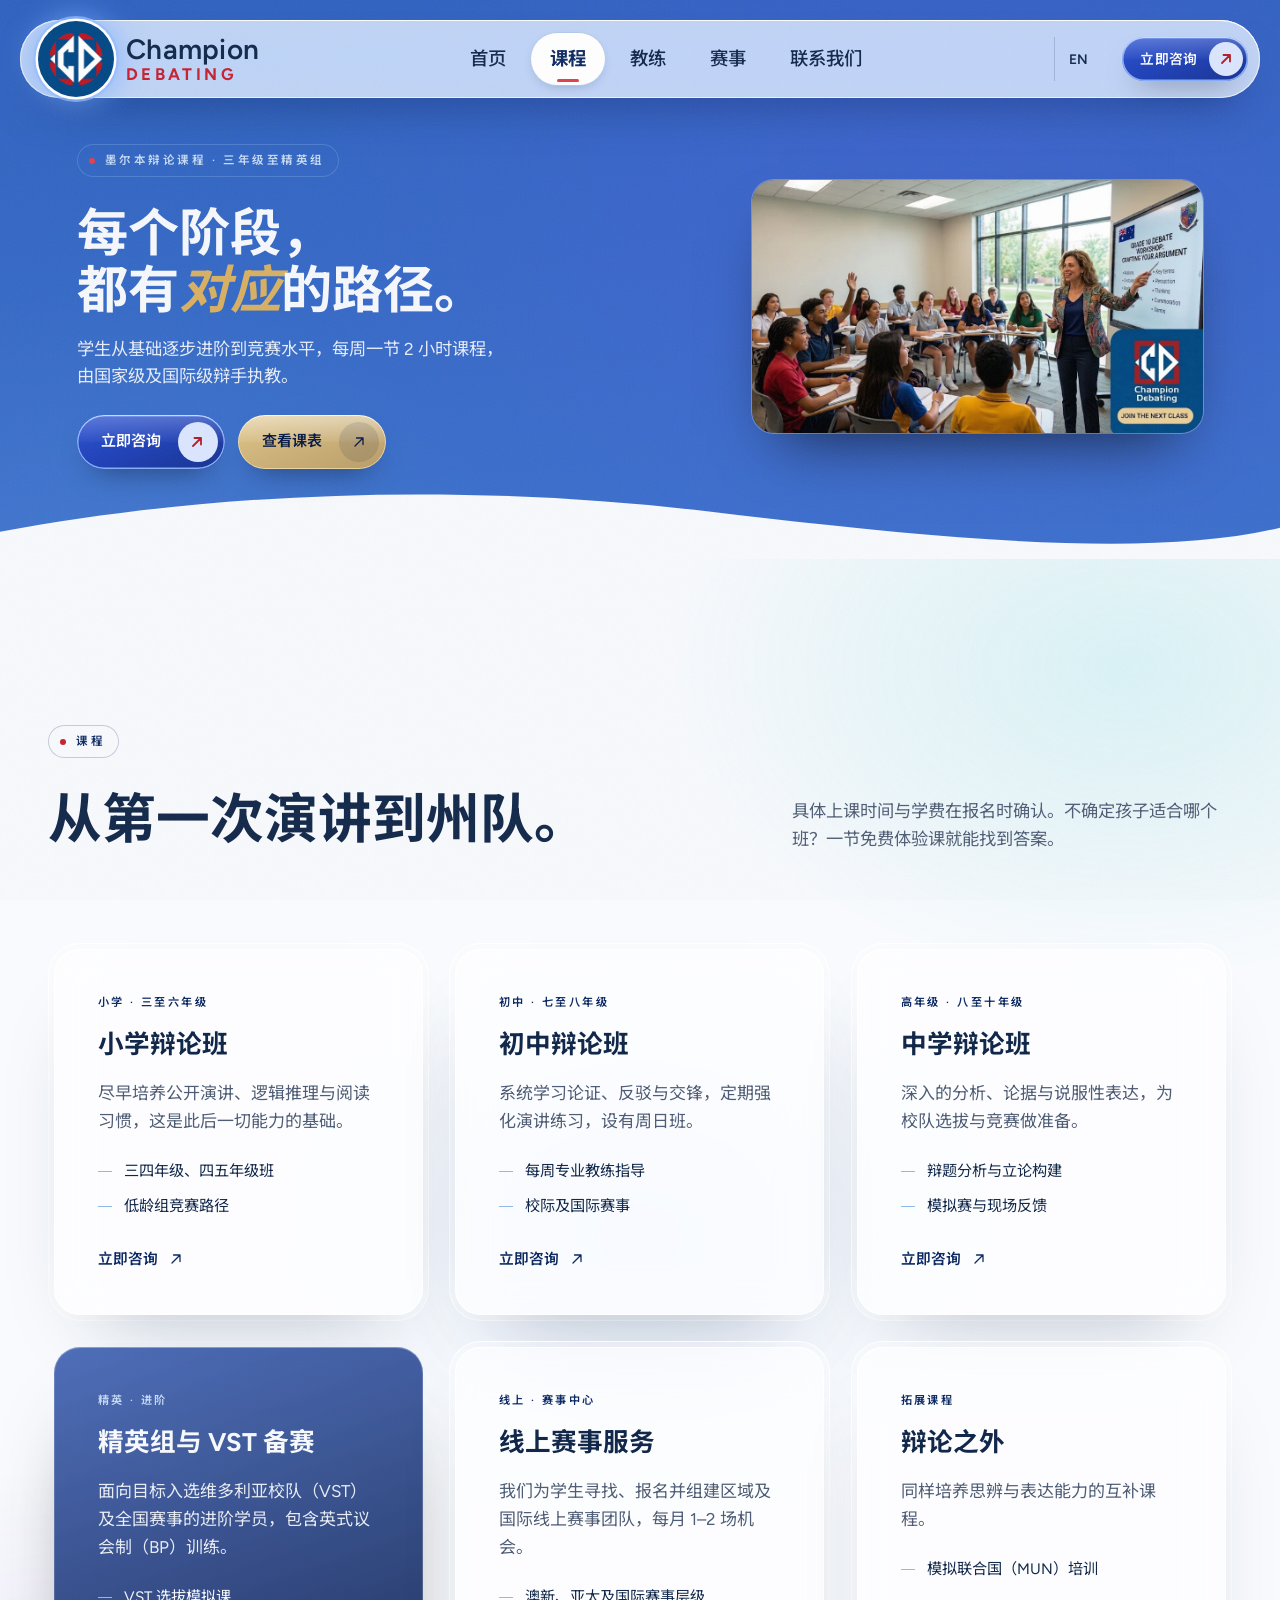
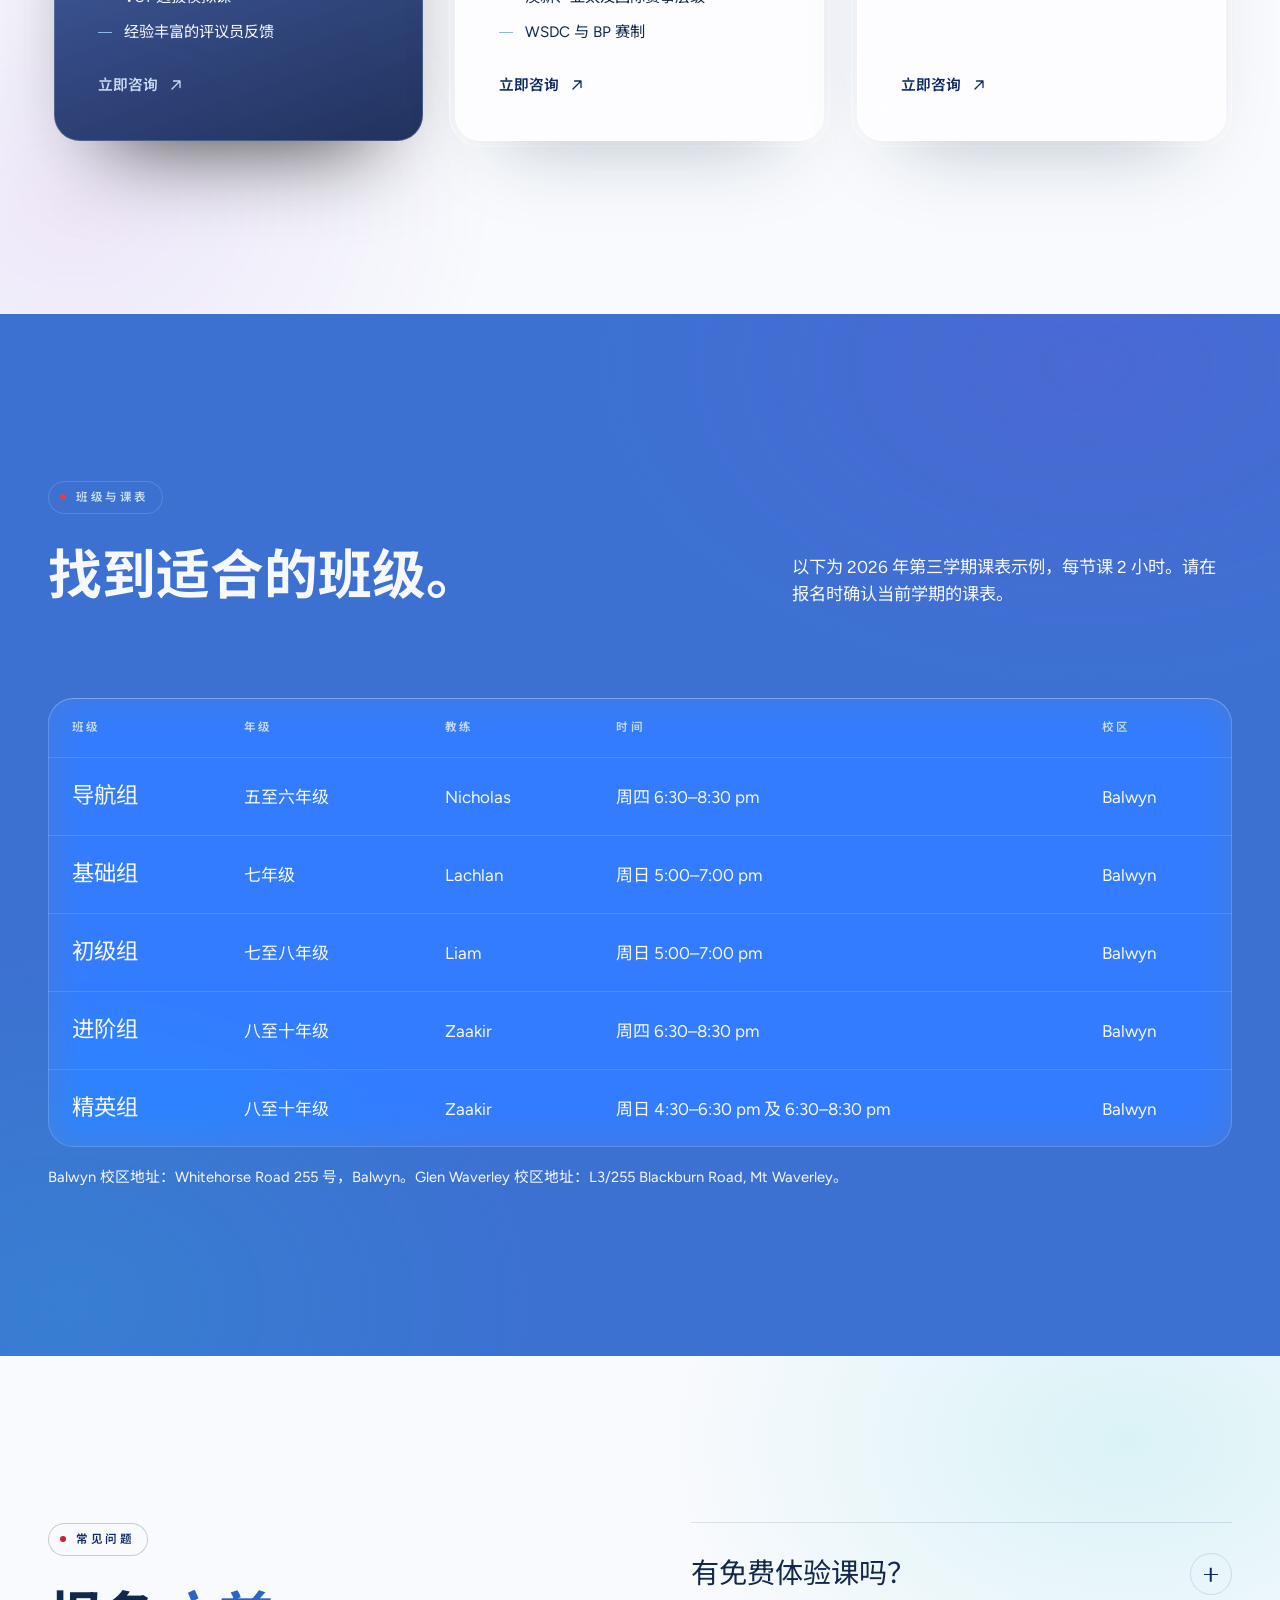
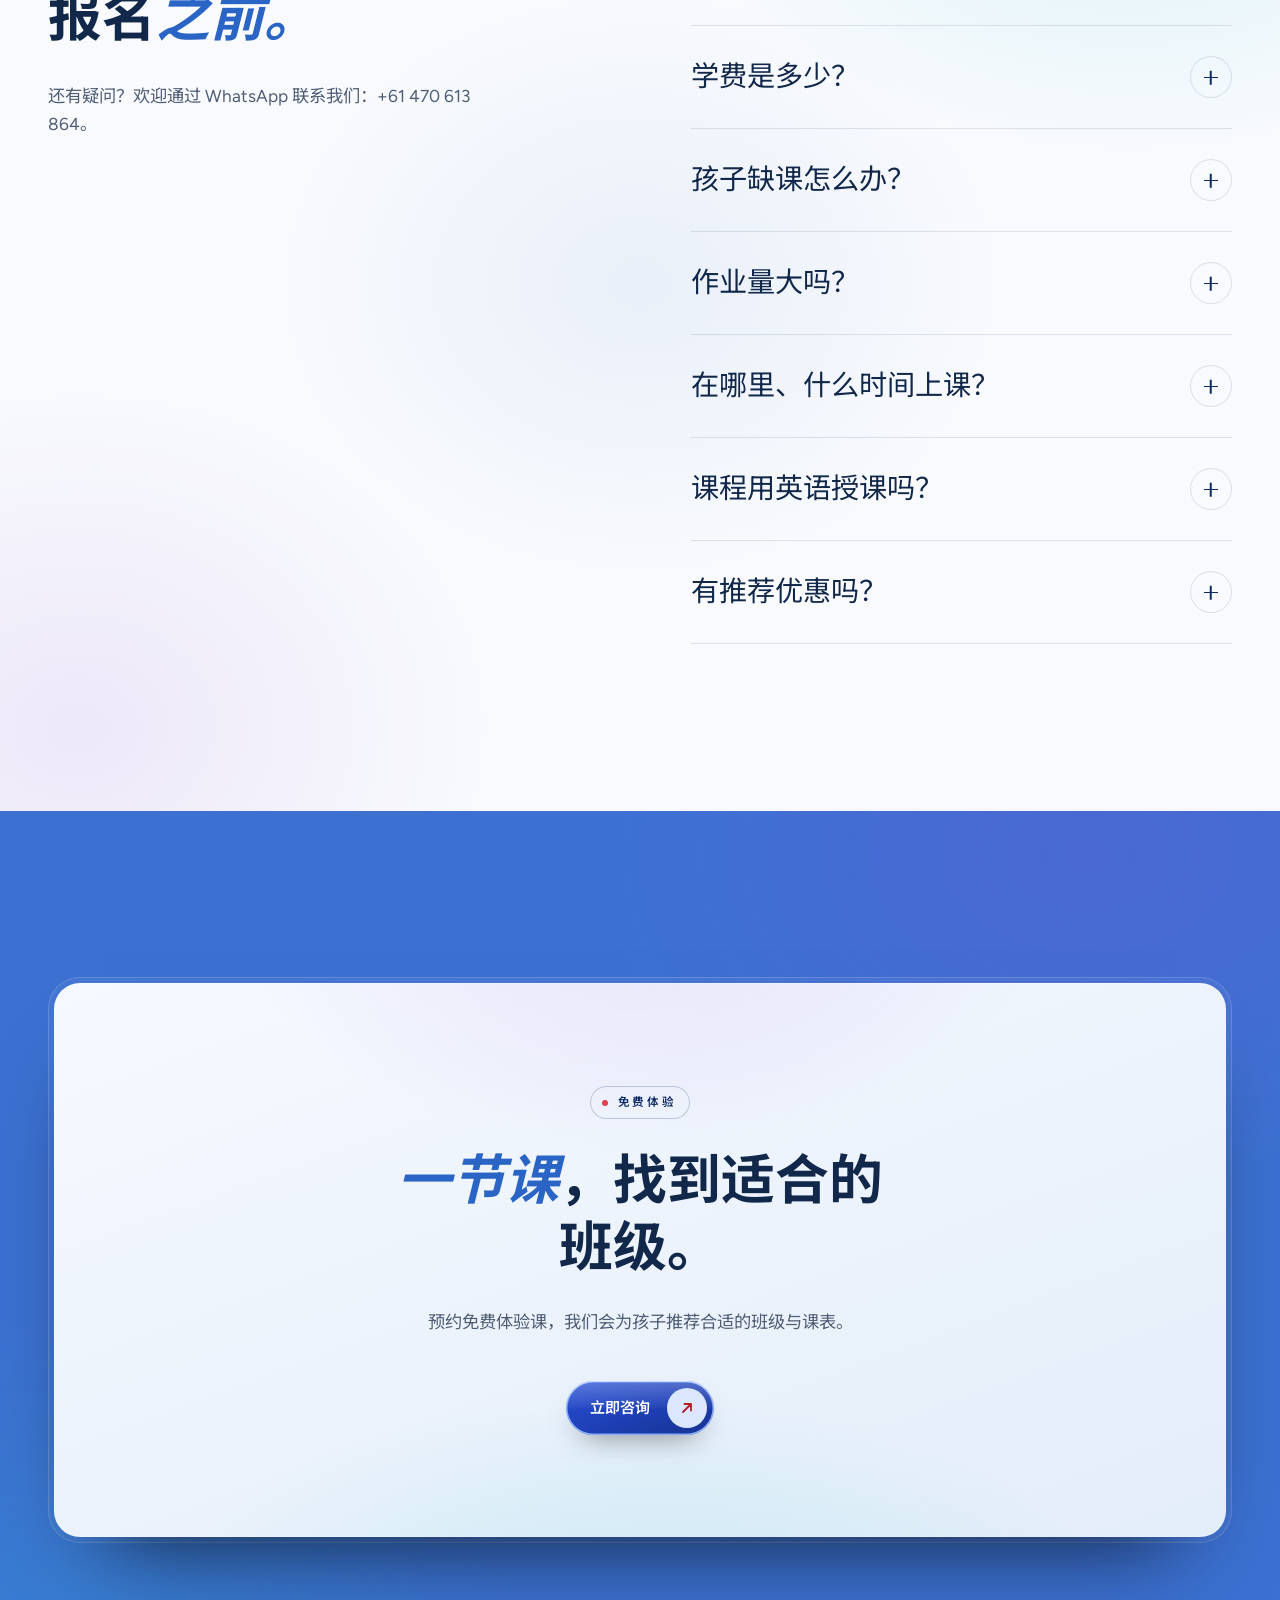
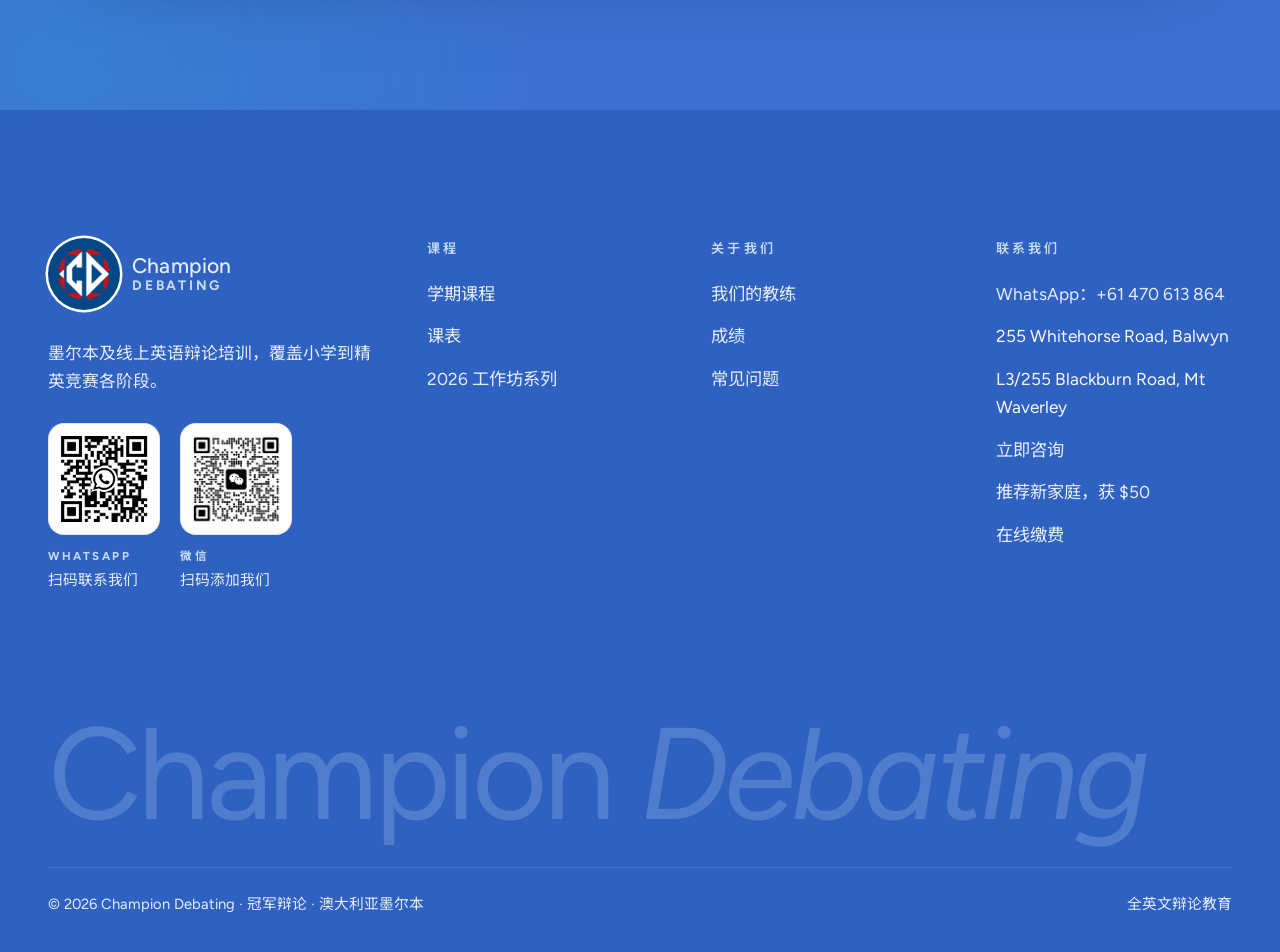
<file: zh/programs.html>
<!DOCTYPE html>
<html lang="zh-Hans">
<head>
  <meta charset="UTF-8">
  <meta name="viewport" content="width=device-width, initial-scale=1.0">
  <title>墨尔本辩论课程与学费 | 冠军辩论 Champion Debating</title>
  <meta name="description" content="墨尔本小学、初中、中学及精英辩论课程。每周一节 2 小时课程，$75 + GST 起，提供学期课表与免费体验课。">
  <link rel="canonical" href="https://www.championdebating.com.au/zh/programs.html">
  <link rel="alternate" hreflang="en-AU" href="https://www.championdebating.com.au/programs.html">
  <link rel="alternate" hreflang="zh-Hans" href="https://www.championdebating.com.au/zh/programs.html">
  <link rel="alternate" hreflang="x-default" href="https://www.championdebating.com.au/programs.html">


  <meta property="og:type" content="website">
  <meta property="og:site_name" content="Champion Debating">
  <meta property="og:locale" content="zh_CN">
  <meta property="og:title" content="墨尔本辩论课程与学费 | 冠军辩论 Champion Debating">
  <meta property="og:description" content="墨尔本小学、初中、中学及精英辩论课程。每周一节 2 小时课程，$75 + GST 起，提供学期课表与免费体验课。">
  <meta property="og:url" content="https://www.championdebating.com.au/zh/programs.html">
  <meta property="og:image" content="https://www.championdebating.com.au/og-image.png">
  <meta property="og:image:width" content="1200">
  <meta property="og:image:height" content="630">
  <meta property="og:image:alt" content="冠军辩论标志及标语：思维更敏锐，表达更出色。">
  <meta name="twitter:card" content="summary_large_image">
  <meta name="theme-color" content="#2f62c0">
  <script>document.documentElement.classList.add('js');</script>
  <link rel="preconnect" href="https://fonts.googleapis.com">
  <link rel="preconnect" href="https://fonts.gstatic.com" crossorigin>
  <link href="https://fonts.googleapis.com/css2?family=Figtree:ital,wght@0,400..800;1,400..800&display=swap" rel="stylesheet">
  <link href="https://fonts.googleapis.com/css2?family=Noto+Sans+SC:wght@400;500;700&display=swap" rel="stylesheet">
  <link rel="icon" type="image/png" href="../favicon.png">
  <link rel="apple-touch-icon" href="../apple-touch-icon.png">
  <link rel="stylesheet" href="../styles.css?v=97">
  <script type="application/ld+json">
  {
    "@context": "https://schema.org",
    "@graph": [
      {
        "@type": "EducationalOrganization",
        "@id": "https://www.championdebating.com.au/#organization",
        "name": "Champion Debating",
        "alternateName": "冠军辩论",
        "url": "https://www.championdebating.com.au/",
        "logo": "https://www.championdebating.com.au/logo-mark.png",
        "image": "https://www.championdebating.com.au/og-image.png",
        "description": "English debate coaching from primary school to elite competition, in Melbourne and online.",
        "telephone": "+61 470 613 864",
        "address": [
          { "@type": "PostalAddress", "streetAddress": "255 Whitehorse Road", "addressLocality": "Balwyn", "addressRegion": "VIC", "addressCountry": "AU" },
          { "@type": "PostalAddress", "streetAddress": "L3/255 Blackburn Road", "addressLocality": "Mount Waverley", "addressRegion": "VIC", "addressCountry": "AU" }
        ],
        "areaServed": {
          "@type": "City",
          "name": "Melbourne"
        }
      },
      {
        "@type": "WebSite",
        "@id": "https://www.championdebating.com.au/#website",
        "url": "https://www.championdebating.com.au/",
        "name": "Champion Debating",
        "publisher": {
          "@id": "https://www.championdebating.com.au/#organization"
        },
        "inLanguage": "en-AU"
      },
      {
        "@type": "WebPage",
        "@id": "https://www.championdebating.com.au/programs.html#webpage",
        "url": "https://www.championdebating.com.au/programs.html",
        "name": "Debate Classes & Fees in Melbourne | Champion Debating",
        "description": "Primary, junior, secondary and elite debating classes in Melbourne. Two-hour weekly sessions from $75 + GST, a term timetable and a free trial class.",
        "isPartOf": {
          "@id": "https://www.championdebating.com.au/#website"
        },
        "about": {
          "@id": "https://www.championdebating.com.au/#organization"
        },
        "inLanguage": "en-AU",
        "primaryImageOfPage": {
          "@type": "ImageObject",
          "url": "https://www.championdebating.com.au/og-image.png"
        },
        "breadcrumb": {
          "@id": "https://www.championdebating.com.au/programs.html#breadcrumb"
        }
      },
      {
        "@type": "BreadcrumbList",
        "@id": "https://www.championdebating.com.au/programs.html#breadcrumb",
        "itemListElement": [
          {
            "@type": "ListItem",
            "position": 1,
            "name": "Home",
            "item": "https://www.championdebating.com.au/"
          },
          {
            "@type": "ListItem",
            "position": 2,
            "name": "Programs",
            "item": "https://www.championdebating.com.au/programs.html"
          }
        ]
      },
      {
        "@type": "ItemList",
        "name": "Debating programs",
        "itemListElement": [
          {
            "@type": "ListItem",
            "position": 1,
            "item": {
              "@type": "Course",
              "name": "Primary Debating",
              "description": "Public speaking, reasoning and reading habits built early, the foundation everything else rests on.",
              "provider": {
                "@id": "https://www.championdebating.com.au/#organization"
              },
              "inLanguage": "en"
            }
          },
          {
            "@type": "ListItem",
            "position": 2,
            "item": {
              "@type": "Course",
              "name": "Junior Debating",
              "description": "Structured argument, rebuttal and clash, with regular speaking practice. Sunday classes available.",
              "provider": {
                "@id": "https://www.championdebating.com.au/#organization"
              },
              "inLanguage": "en"
            }
          },
          {
            "@type": "ListItem",
            "position": 3,
            "item": {
              "@type": "Course",
              "name": "Secondary Debating",
              "description": "Deeper analysis, evidence and persuasive speaking, preparing students for school teams and competitive circuits.",
              "provider": {
                "@id": "https://www.championdebating.com.au/#organization"
              },
              "inLanguage": "en"
            }
          },
          {
            "@type": "ListItem",
            "position": 4,
            "item": {
              "@type": "Course",
              "name": "Elite Group & VST Preparation",
              "description": "For advanced students aiming for the Victorian Schools Team and national competition, including British Parliamentary (BP) training.",
              "provider": {
                "@id": "https://www.championdebating.com.au/#organization"
              },
              "inLanguage": "en"
            }
          },
          {
            "@type": "ListItem",
            "position": 5,
            "item": {
              "@type": "Course",
              "name": "Online Competitions",
              "description": "We find, register and form teams for regional and international online competitions, one to two opportunities a month.",
              "provider": {
                "@id": "https://www.championdebating.com.au/#organization"
              },
              "inLanguage": "en"
            }
          },
          {
            "@type": "ListItem",
            "position": 6,
            "item": {
              "@type": "Course",
              "name": "Beyond Debate",
              "description": "Complementary programs that build the same skills of thinking and expression.",
              "provider": {
                "@id": "https://www.championdebating.com.au/#organization"
              },
              "inLanguage": "en"
            }
          }
        ]
      },
      {
        "@type": "FAQPage",
        "@id": "https://www.championdebating.com.au/programs.html#faq",
        "mainEntity": [
          {
            "@type": "Question",
            "name": "Is there a free trial class?",
            "acceptedAnswer": {
              "@type": "Answer",
              "text": "Yes. Book a free trial class and see the training for yourself before you commit."
            }
          },
          {
            "@type": "Question",
            "name": "How much are classes?",
            "acceptedAnswer": {
              "@type": "Answer",
              "text": "$75 + GST per student for each 2-hour session. Fees are paid one term at a time."
            }
          },
          {
            "@type": "Question",
            "name": "What if my child misses a class?",
            "acceptedAnswer": {
              "@type": "Answer",
              "text": "For a planned absence, you receive a credit of one class fee at the start of the term, up to a maximum of one credit per session. For an unplanned absence, your child makes it up through a lesson, a video and homework tasks."
            }
          },
          {
            "@type": "Question",
            "name": "How much homework is there?",
            "acceptedAnswer": {
              "@type": "Answer",
              "text": "Each week students receive a matter file of reading and research, adjusted to age and skill: around 400 words for beginners and 500 words for advanced students (negotiable). Feedback and homework are shared through Google Classroom."
            }
          },
          {
            "@type": "Question",
            "name": "When and where are classes held?",
            "acceptedAnswer": {
              "@type": "Answer",
              "text": "Classes run weekly at our Balwyn campus, 255 Whitehorse Road, and our Glen Waverley campus, L3/255 Blackburn Road, Mt Waverley. Each session is two hours. Times are confirmed at enrolment; see the sample timetable above."
            }
          },
          {
            "@type": "Question",
            "name": "Are classes taught in English?",
            "acceptedAnswer": {
              "@type": "Answer",
              "text": "Yes. All training is delivered in English, preparing students for school debating, university applications and international competition."
            }
          },
          {
            "@type": "Question",
            "name": "Do you offer a referral credit?",
            "acceptedAnswer": {
              "@type": "Answer",
              "text": "Yes. Families who refer a new student receive a $50 credit on their term invoice for every successful referral."
            }
          }
        ]
      }
    ]
  }
  </script>
</head>
<body>
  <a class="skip-link" href="#main">跳至正文</a>

  <header>
    <nav class="nav" aria-label="主导航">
      <a class="brand" href="index.html" aria-label="冠军辩论首页">
        <img class="brand__mark" src="../logo-mark.png" alt="" width="40" height="40">
        <span class="brand__word"><b>Champion</b><span>Debating</span></span>
      </a>
      <div class="nav__links">
        <a href="index.html">首页</a>
        <a href="programs.html" aria-current="page">课程</a>
        <a href="coaches.html">教练</a>
        <a href="competitions.html">赛事</a>
        <a href="contact.html">联系我们</a>
      </div>
      <a class="nav__lang" href="../programs.html" lang="en" hreflang="en-AU">EN</a>
      <a class="btn btn--primary btn--sm" href="contact.html#book">立即咨询
        <span class="btn__icon"><svg viewBox="0 0 16 16" fill="none" stroke="currentColor" stroke-width="1.3" stroke-linecap="round" stroke-linejoin="round" aria-hidden="true"><path d="M4 12 12 4M5.5 4H12v6.5"/></svg></span>
      </a>
      <button class="nav__toggle" type="button" aria-expanded="false" aria-controls="menu" aria-label="打开菜单"><span></span><span></span></button>
    </nav>
    <div class="menu" id="menu">
      <div class="menu__links">
        <a href="index.html"><span style="--i:0">首页</span></a>
        <a href="programs.html" aria-current="page"><span style="--i:1">课程</span></a>
        <a href="coaches.html"><span style="--i:2">教练</span></a>
        <a href="competitions.html"><span style="--i:3">赛事</span></a>
        <a href="contact.html"><span style="--i:4">联系我们</span></a>
      </div>
      <div class="menu__foot">
        <a class="menu__lang" href="../programs.html" lang="en" hreflang="en-AU">EN</a>
        <a class="btn btn--primary" href="contact.html#book">立即咨询
          <span class="btn__icon"><svg viewBox="0 0 16 16" fill="none" stroke="currentColor" stroke-width="1.3" stroke-linecap="round" stroke-linejoin="round" aria-hidden="true"><path d="M4 12 12 4M5.5 4H12v6.5"/></svg></span>
        </a>
      </div>
    </div>
  </header>

  <a class="book-bar btn btn--primary" href="contact.html#book">立即咨询
    <span class="btn__icon"><svg viewBox="0 0 16 16" fill="none" stroke="currentColor" stroke-width="1.3" stroke-linecap="round" stroke-linejoin="round" aria-hidden="true"><path d="M4 12 12 4M5.5 4H12v6.5"/></svg></span>
  </a>

  <main id="main">
    <section class="hero hero--page hero--band on-dark" aria-labelledby="page-title">
      <div class="container hero__content band">
        <figure class="band__photo band__photo--wide"><img src="../programs-class.webp" alt="Champion Debating 教练正在带领十年级辩论工作坊" width="1024" height="572"></figure>
        <h1 class="eyebrow" id="page-title">墨尔本辩论课程 · 三年级至精英组</h1>
        <p class="display hero__title">
          <span class="line"><span style="--i:0">每个阶段，</span></span>
          <span class="line"><span style="--i:1">都有<em>对应</em>的路径。</span></span>
        </p>
        <p class="lede hero__lede">学生从基础逐步进阶到竞赛水平，每周一节 2 小时课程，由国家级及国际级辩手执教。</p>
        <div class="btn-row">
          <a class="btn btn--primary" href="contact.html#book">立即咨询
            <span class="btn__icon"><svg viewBox="0 0 16 16" fill="none" stroke="currentColor" stroke-width="1.3" stroke-linecap="round" stroke-linejoin="round" aria-hidden="true"><path d="M4 12 12 4M5.5 4H12v6.5"/></svg></span>
          </a>
          <a class="btn btn--gold" href="#timetable">查看课表
            <span class="btn__icon"><svg viewBox="0 0 16 16" fill="none" stroke="currentColor" stroke-width="1.3" stroke-linecap="round" stroke-linejoin="round" aria-hidden="true"><path d="M4 12 12 4M5.5 4H12v6.5"/></svg></span>
          </a>
        </div>
      </div>
      <svg class="hero__wave" viewBox="0 0 1440 90" preserveAspectRatio="none" aria-hidden="true"><path d="M0 62C240 22 520 12 800 42s500 46 640 16V90H0Z"/></svg>
    </section>

    <section class="section section--paper" id="programs" aria-labelledby="levels-title">
      <div class="container">
        <div class="section-head">
          <div data-reveal>
            <span class="eyebrow">课程</span>
            <h2 class="h2" id="levels-title">从第一次演讲到州队。</h2>
          </div>
          <p class="lede" data-reveal style="--d:120ms">具体上课时间与学费在报名时确认。不确定孩子适合哪个班？一节免费体验课就能找到答案。</p>
        </div>
        <div class="bento">
          <article class="bezel tilt" id="primary" data-reveal>
            <div class="bezel__core program">
              <span class="program__tag tilt__lift">小学 · 三至六年级</span>
              <h3 class="h3 tilt__lift">小学辩论班</h3>
              <p class="tilt__lift">尽早培养公开演讲、逻辑推理与阅读习惯，这是此后一切能力的基础。</p>
              <ul class="program__list tilt__lift"><li>三四年级、四五年级班</li><li>低龄组竞赛路径</li></ul>
              <a class="text-link" href="contact.html#book">立即咨询
                <svg viewBox="0 0 16 16" fill="none" stroke="currentColor" stroke-width="1.3" stroke-linecap="round" stroke-linejoin="round" aria-hidden="true"><path d="M4 12 12 4M5.5 4H12v6.5"/></svg>
              </a>
              <span class="tilt__glare"></span>
            </div>
          </article>
          <article class="bezel tilt" id="junior" data-reveal>
            <div class="bezel__core program">
              <span class="program__tag tilt__lift">初中 · 七至八年级</span>
              <h3 class="h3 tilt__lift">初中辩论班</h3>
              <p class="tilt__lift">系统学习论证、反驳与交锋，定期强化演讲练习，设有周日班。</p>
              <ul class="program__list tilt__lift"><li>每周专业教练指导</li><li>校际及国际赛事</li></ul>
              <a class="text-link" href="contact.html#book">立即咨询
                <svg viewBox="0 0 16 16" fill="none" stroke="currentColor" stroke-width="1.3" stroke-linecap="round" stroke-linejoin="round" aria-hidden="true"><path d="M4 12 12 4M5.5 4H12v6.5"/></svg>
              </a>
              <span class="tilt__glare"></span>
            </div>
          </article>
          <article class="bezel tilt" id="secondary" data-reveal>
            <div class="bezel__core program">
              <span class="program__tag tilt__lift">高年级 · 八至十年级</span>
              <h3 class="h3 tilt__lift">中学辩论班</h3>
              <p class="tilt__lift">深入的分析、论据与说服性表达，为校队选拔与竞赛做准备。</p>
              <ul class="program__list tilt__lift"><li>辩题分析与立论构建</li><li>模拟赛与现场反馈</li></ul>
              <a class="text-link" href="contact.html#book">立即咨询
                <svg viewBox="0 0 16 16" fill="none" stroke="currentColor" stroke-width="1.3" stroke-linecap="round" stroke-linejoin="round" aria-hidden="true"><path d="M4 12 12 4M5.5 4H12v6.5"/></svg>
              </a>
              <span class="tilt__glare"></span>
            </div>
          </article>
          <article class="bezel bezel--dark tilt" id="elite" data-reveal>
            <div class="bezel__core program">
              <span class="program__tag tilt__lift">精英 · 进阶</span>
              <h3 class="h3 tilt__lift">精英组与 VST 备赛</h3>
              <p class="tilt__lift">面向目标入选维多利亚校队（VST）及全国赛事的进阶学员，包含英式议会制（BP）训练。</p>
              <ul class="program__list tilt__lift"><li>VST 选拔模拟课</li><li>经验丰富的评议员反馈</li></ul>
              <a class="text-link" href="contact.html#book">立即咨询
                <svg viewBox="0 0 16 16" fill="none" stroke="currentColor" stroke-width="1.3" stroke-linecap="round" stroke-linejoin="round" aria-hidden="true"><path d="M4 12 12 4M5.5 4H12v6.5"/></svg>
              </a>
              <span class="tilt__glare"></span>
            </div>
          </article>
          <article class="bezel tilt" id="online" data-reveal>
            <div class="bezel__core program">
              <span class="program__tag tilt__lift">线上 · 赛事中心</span>
              <h3 class="h3 tilt__lift">线上赛事服务</h3>
              <p class="tilt__lift">我们为学生寻找、报名并组建区域及国际线上赛事团队，每月 1–2 场机会。</p>
              <ul class="program__list tilt__lift"><li>澳新、亚太及国际赛事层级</li><li>WSDC 与 BP 赛制</li></ul>
              <a class="text-link" href="contact.html#book">立即咨询
                <svg viewBox="0 0 16 16" fill="none" stroke="currentColor" stroke-width="1.3" stroke-linecap="round" stroke-linejoin="round" aria-hidden="true"><path d="M4 12 12 4M5.5 4H12v6.5"/></svg>
              </a>
              <span class="tilt__glare"></span>
            </div>
          </article>
          <article class="bezel tilt" id="enrichment" data-reveal>
            <div class="bezel__core program">
              <span class="program__tag tilt__lift">拓展课程</span>
              <h3 class="h3 tilt__lift">辩论之外</h3>
              <p class="tilt__lift">同样培养思辨与表达能力的互补课程。</p>
              <ul class="program__list tilt__lift"><li>模拟联合国（MUN）培训</li></ul>
              <a class="text-link" href="contact.html#book">立即咨询
                <svg viewBox="0 0 16 16" fill="none" stroke="currentColor" stroke-width="1.3" stroke-linecap="round" stroke-linejoin="round" aria-hidden="true"><path d="M4 12 12 4M5.5 4H12v6.5"/></svg>
              </a>
              <span class="tilt__glare"></span>
            </div>
          </article>
        </div>
      </div>
    </section>

    <section class="section section--dark on-dark" id="timetable" aria-labelledby="timetable-title">
      <div class="container">
        <div class="section-head">
          <div data-reveal>
            <span class="eyebrow">班级与课表</span>
            <h2 class="h2" id="timetable-title">找到适合的班级。</h2>
          </div>
          <p class="lede" data-reveal style="--d:120ms">以下为 2026 年第三学期课表示例，每节课 2 小时。请在报名时确认当前学期的课表。</p>
        </div>
        <div class="timetable" data-reveal>
          <table>
            <caption class="sr-only">班级课表示例（2026 年第三学期）</caption>
            <thead>
              <tr><th scope="col">班级</th><th scope="col">年级</th><th scope="col">教练</th><th scope="col">时间</th><th scope="col">校区</th></tr>
            </thead>
            <tbody>
                <tr><td>导航组</td><td>五至六年级</td><td>Nicholas</td><td>周四 6:30–8:30 pm</td><td>Balwyn</td></tr>
                <tr><td>基础组</td><td>七年级</td><td>Lachlan</td><td>周日 5:00–7:00 pm</td><td>Balwyn</td></tr>
                <tr><td>初级组</td><td>七至八年级</td><td>Liam</td><td>周日 5:00–7:00 pm</td><td>Balwyn</td></tr>
                <tr><td>进阶组</td><td>八至十年级</td><td>Zaakir</td><td>周四 6:30–8:30 pm</td><td>Balwyn</td></tr>
                <tr><td>精英组</td><td>八至十年级</td><td>Zaakir</td><td>周日 4:30–6:30 pm 及 6:30–8:30 pm</td><td>Balwyn</td></tr>
            </tbody>
          </table>
        </div>
        <p class="timetable__note">Balwyn 校区地址：Whitehorse Road 255 号，Balwyn。Glen Waverley 校区地址：L3/255 Blackburn Road, Mt Waverley。</p>
      </div>
    </section>

    <section class="section section--paper" id="faq" aria-labelledby="faq-title">
      <div class="container split">
        <div class="split__sticky" data-reveal>
          <span class="eyebrow">常见问题</span>
          <h2 class="h2" id="faq-title">报名<em>之前。</em></h2>
          <p class="lede">还有疑问？欢迎通过 WhatsApp 联系我们：+61 470 613 864。</p>
        </div>
        <div class="faq" data-reveal style="--d:120ms">
          <details>
            <summary>有免费体验课吗？<span class="faq__icon" aria-hidden="true"></span></summary>
            <p class="faq__body">有。正式报名前，欢迎预约一节免费体验课，亲自感受我们的训练。</p>
          </details>
          <details>
            <summary>学费是多少？<span class="faq__icon" aria-hidden="true"></span></summary>
            <p class="faq__body">每位学生每节 2 小时课程 $75 + GST，按学期缴费。</p>
          </details>
          <details>
            <summary>孩子缺课怎么办？<span class="faq__icon" aria-hidden="true"></span></summary>
            <p class="faq__body">计划内请假：学期开始时获得一节课学费的抵扣，每节课最多抵扣一次。计划外请假：通过补课、观看视频并完成作业来补足。</p>
          </details>
          <details>
            <summary>作业量大吗？<span class="faq__icon" aria-hidden="true"></span></summary>
            <p class="faq__body">每周学生会收到一份 Matter File，包含阅读与研究材料，作业量根据年龄与水平调整：初级组约 400 字，进阶组约 500 字（可协商）。反馈与作业通过 Google Classroom 发布。</p>
          </details>
          <details>
            <summary>在哪里、什么时间上课？<span class="faq__icon" aria-hidden="true"></span></summary>
            <p class="faq__body">每周在 Balwyn 校区（Whitehorse Road 255 号）及 Glen Waverley 校区（L3/255 Blackburn Road, Mt Waverley）上课，每节课 2 小时。具体时间在报名时确认，可参考上方课表示例。</p>
          </details>
          <details>
            <summary>课程用英语授课吗？<span class="faq__icon" aria-hidden="true"></span></summary>
            <p class="faq__body">是的。全部课程以英语授课，帮助学生为校内辩论、大学申请和国际赛事做好准备。</p>
          </details>
          <details>
            <summary>有推荐优惠吗？<span class="faq__icon" aria-hidden="true"></span></summary>
            <p class="faq__body">有。每成功推荐一位新学员，推荐家庭可在学期账单上获得 $50 抵扣。</p>
          </details>
        </div>
      </div>
    </section>

    <section class="section section--dark on-dark" aria-labelledby="cta-title">
      <div class="container">
        <div class="bezel cta" data-reveal>
          <div class="bezel__core">
            <span class="eyebrow">免费体验</span>
            <h2 class="h2" id="cta-title"><em>一节课</em>，找到适合的班级。</h2>
            <p class="lede">预约免费体验课，我们会为孩子推荐合适的班级与课表。</p>
            <div class="btn-row">
              <a class="btn btn--primary" href="contact.html#book">立即咨询
            <span class="btn__icon"><svg viewBox="0 0 16 16" fill="none" stroke="currentColor" stroke-width="1.3" stroke-linecap="round" stroke-linejoin="round" aria-hidden="true"><path d="M4 12 12 4M5.5 4H12v6.5"/></svg></span>
          </a>
            </div>
          </div>
        </div>
      </div>
    </section>
  </main>

  <footer class="footer">
    <div class="container">
      <div class="footer__grid">
        <div>
          <a class="brand" href="index.html" aria-label="冠军辩论首页">
            <img class="brand__mark" src="../logo-mark.png" alt="" width="40" height="40">
            <span class="brand__word"><b>Champion</b><span>Debating</span></span>
          </a>
          <p class="footer__blurb">墨尔本及线上英语辩论培训，覆盖小学到精英竞赛各阶段。</p>
          <div class="qr-codes">
            <figure class="qr">
              <a href="https://wa.me/61470613864"><img src="../qr-whatsapp.png" alt="扫描二维码，通过 WhatsApp 联系冠军辩论" width="112" height="112" loading="lazy"></a>
              <figcaption><b>WhatsApp</b>扫码联系我们</figcaption>
            </figure>
            <figure class="qr">
              <img src="../qr-wechat.png" alt="扫描二维码，添加冠军辩论微信" width="112" height="112" loading="lazy">
              <figcaption><b>微信</b>扫码添加我们</figcaption>
            </figure>
          </div>
        </div>
        <div>
          <h2>课程</h2>
          <ul>
            <li><a href="programs.html#programs">学期课程</a></li>
            <li><a href="programs.html#timetable">课表</a></li>
            <li><a href="competitions.html#workshops">2026 工作坊系列</a></li>
          </ul>
        </div>
        <div>
          <h2>关于我们</h2>
          <ul>
            <li><a href="coaches.html">我们的教练</a></li>
            <li><a href="competitions.html#results">成绩</a></li>
            <li><a href="programs.html#faq">常见问题</a></li>
          </ul>
        </div>
        <div>
          <h2>联系我们</h2>
          <ul>
            <li><a href="https://wa.me/61470613864">WhatsApp：+61 470 613 864</a></li>
            <li>255 Whitehorse Road, Balwyn</li>
            <li>L3/255 Blackburn Road, Mt Waverley</li>
            <li><a href="contact.html#book">立即咨询</a></li>
            <li><a href="refer.html">推荐新家庭，获 $50</a></li>
            <li><a href="pay.html">在线缴费</a></li>
          </ul>
        </div>
      </div>
      <p class="footer__word" aria-hidden="true">Champion <em>Debating</em></p>
      <div class="footer__legal">
        <p>© <span data-year>2026</span> Champion Debating · <span lang="zh-Hans">冠军辩论</span> · 澳大利亚墨尔本</p>
        <p>全英文辩论教育</p>
      </div>
    </div>
  </footer>

  <script src="../main.js?v=17" defer></script>
</body>
</html>
</file>
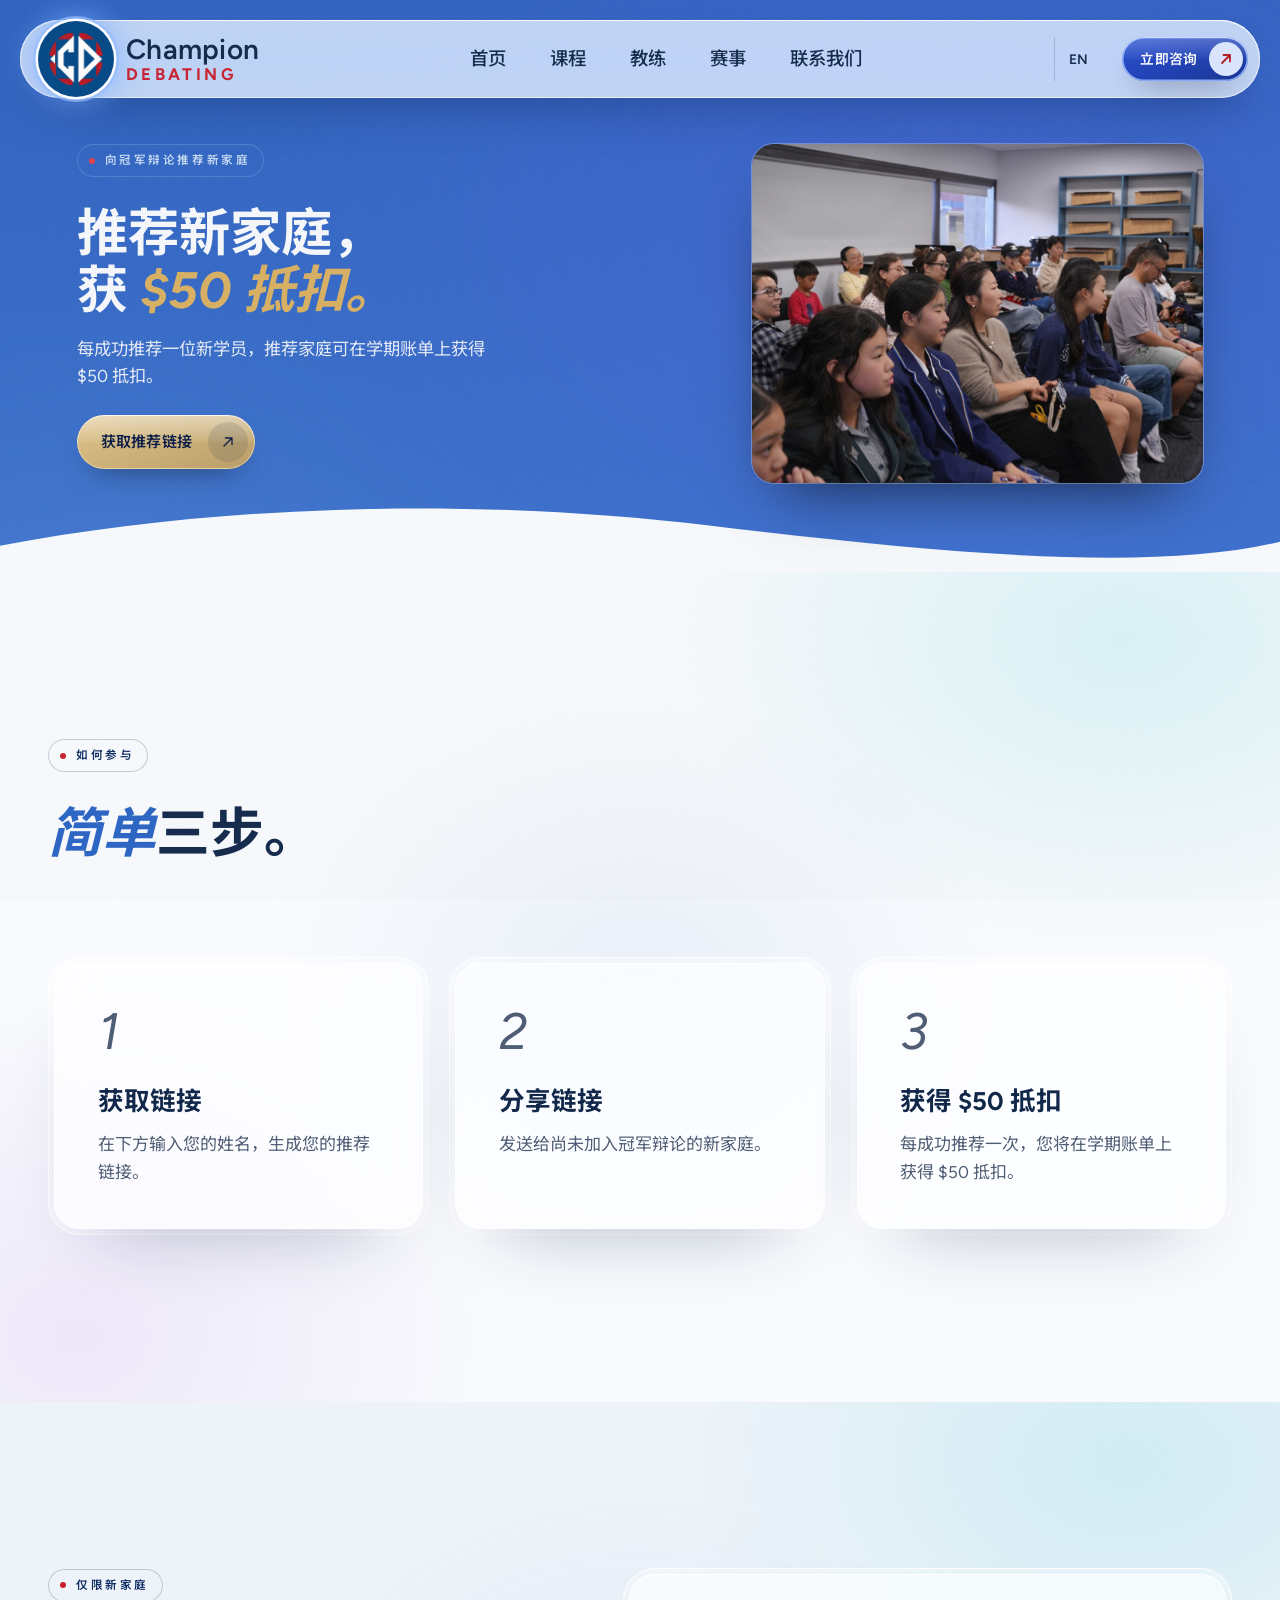
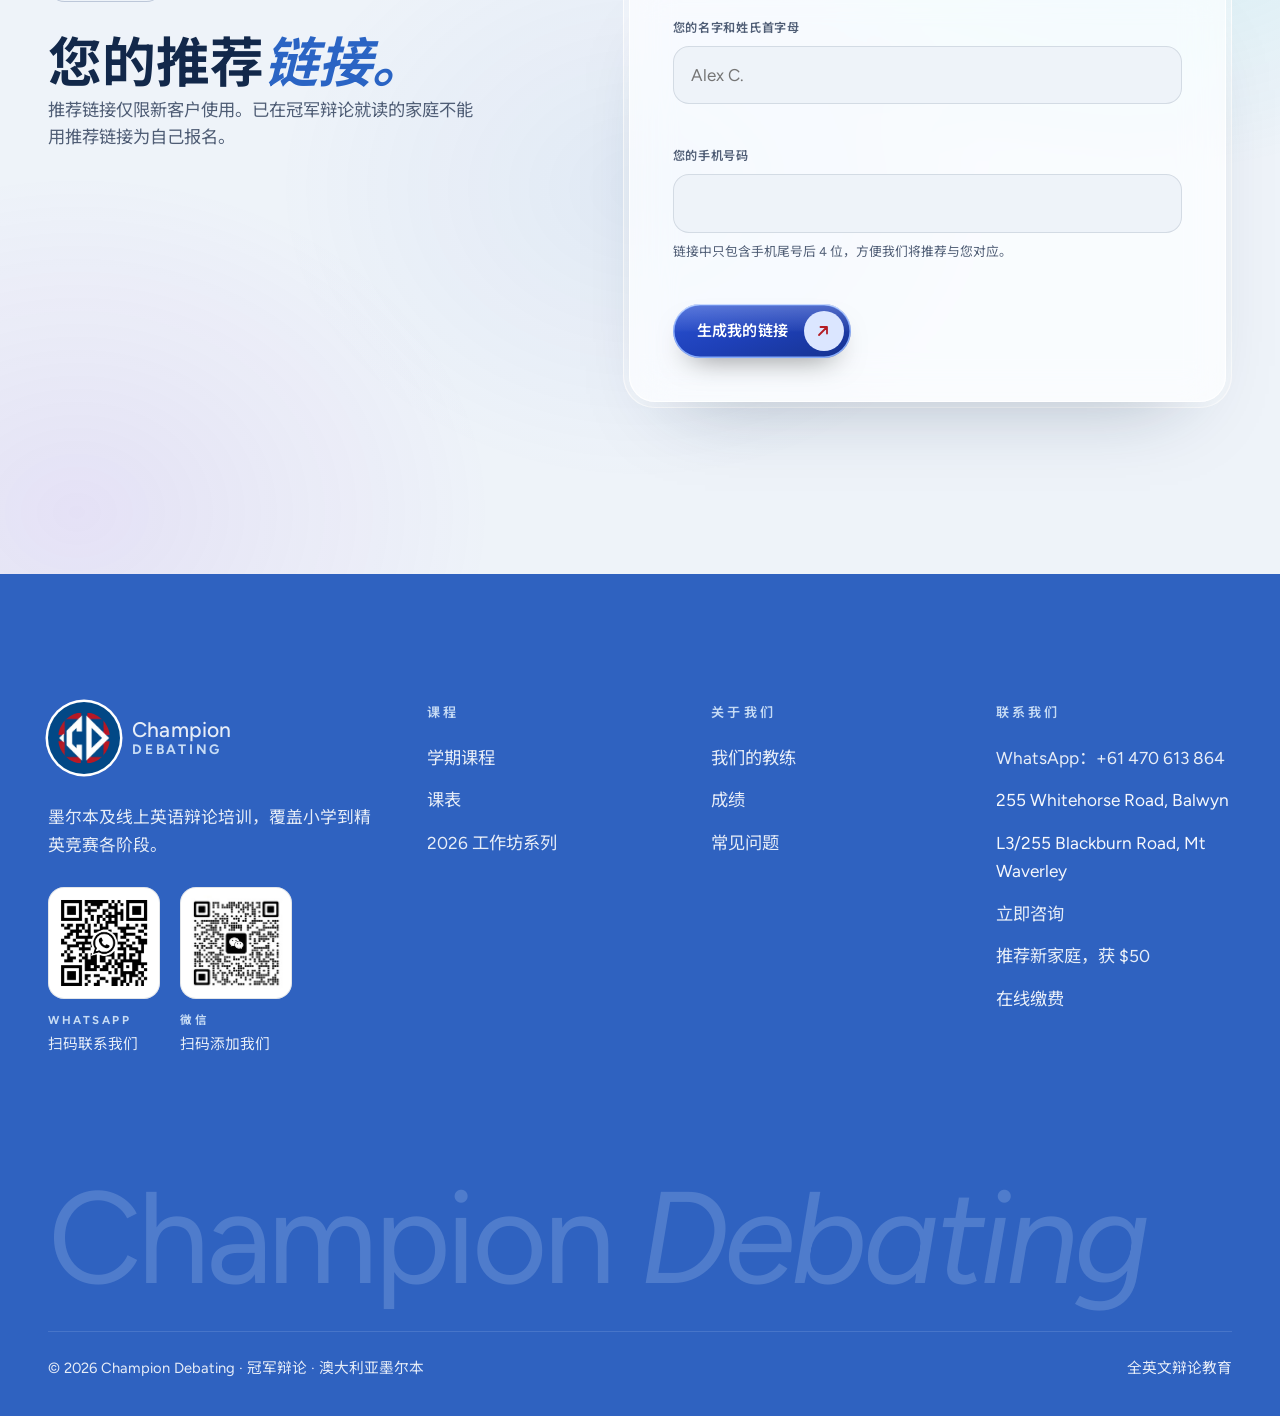
<file: zh/refer.html>
<!DOCTYPE html>
<html lang="zh-Hans">
<head>
  <meta charset="UTF-8">
  <meta name="viewport" content="width=device-width, initial-scale=1.0">
  <title>推荐新家庭，获 $50 抵扣 | 冠军辩论</title>
  <meta name="description" content="向冠军辩论推荐新家庭，即可在学期账单上获得 $50 抵扣。获取您的推荐链接并分享给朋友。">
  <link rel="canonical" href="https://www.championdebating.com.au/zh/refer.html">
  <link rel="alternate" hreflang="en-AU" href="https://www.championdebating.com.au/refer.html">
  <link rel="alternate" hreflang="zh-Hans" href="https://www.championdebating.com.au/zh/refer.html">
  <link rel="alternate" hreflang="x-default" href="https://www.championdebating.com.au/refer.html">


  <meta property="og:type" content="website">
  <meta property="og:site_name" content="Champion Debating">
  <meta property="og:locale" content="zh_CN">
  <meta property="og:title" content="推荐新家庭，获 $50 抵扣 | 冠军辩论">
  <meta property="og:description" content="向冠军辩论推荐新家庭，即可在学期账单上获得 $50 抵扣。获取您的推荐链接并分享给朋友。">
  <meta property="og:url" content="https://www.championdebating.com.au/zh/refer.html">
  <meta property="og:image" content="https://www.championdebating.com.au/og-image.png">
  <meta property="og:image:width" content="1200">
  <meta property="og:image:height" content="630">
  <meta property="og:image:alt" content="冠军辩论标志及标语：思维更敏锐，表达更出色。">
  <meta name="twitter:card" content="summary_large_image">
  <meta name="theme-color" content="#2f62c0">
  <script>document.documentElement.classList.add('js');</script>
  <link rel="preconnect" href="https://fonts.googleapis.com">
  <link rel="preconnect" href="https://fonts.gstatic.com" crossorigin>
  <link href="https://fonts.googleapis.com/css2?family=Figtree:ital,wght@0,400..800;1,400..800&display=swap" rel="stylesheet">
  <link href="https://fonts.googleapis.com/css2?family=Noto+Sans+SC:wght@400;500;700&display=swap" rel="stylesheet">
  <link rel="icon" type="image/png" href="../favicon.png">
  <link rel="apple-touch-icon" href="../apple-touch-icon.png">
  <link rel="stylesheet" href="../styles.css?v=97">
  <script type="application/ld+json">
  {
    "@context": "https://schema.org",
    "@graph": [
      {
        "@type": "WebPage",
        "@id": "https://www.championdebating.com.au/refer.html#webpage",
        "url": "https://www.championdebating.com.au/refer.html",
        "name": "Refer a Family, Get a $50 Credit | Champion Debating",
        "description": "Refer a new family to Champion Debating and receive a $50 credit on your term invoice. Get your referral link and share it with a friend.",
        "isPartOf": {
          "@id": "https://www.championdebating.com.au/#website"
        },
        "about": {
          "@id": "https://www.championdebating.com.au/#organization"
        },
        "inLanguage": "en-AU"
      }
    ]
  }
  </script>
</head>
<body>
  <a class="skip-link" href="#main">跳至正文</a>

  <header>
    <nav class="nav" aria-label="主导航">
      <a class="brand" href="index.html" aria-label="冠军辩论首页">
        <img class="brand__mark" src="../logo-mark.png" alt="" width="40" height="40">
        <span class="brand__word"><b>Champion</b><span>Debating</span></span>
      </a>
      <div class="nav__links">
        <a href="index.html">首页</a>
        <a href="programs.html">课程</a>
        <a href="coaches.html">教练</a>
        <a href="competitions.html">赛事</a>
        <a href="contact.html">联系我们</a>
      </div>
      <a class="nav__lang" href="../refer.html" lang="en" hreflang="en-AU">EN</a>
      <a class="btn btn--primary btn--sm" href="contact.html#book">立即咨询
        <span class="btn__icon"><svg viewBox="0 0 16 16" fill="none" stroke="currentColor" stroke-width="1.3" stroke-linecap="round" stroke-linejoin="round" aria-hidden="true"><path d="M4 12 12 4M5.5 4H12v6.5"/></svg></span>
      </a>
      <button class="nav__toggle" type="button" aria-expanded="false" aria-controls="menu" aria-label="打开菜单"><span></span><span></span></button>
    </nav>
    <div class="menu" id="menu">
      <div class="menu__links">
        <a href="index.html"><span style="--i:0">首页</span></a>
        <a href="programs.html"><span style="--i:1">课程</span></a>
        <a href="coaches.html"><span style="--i:2">教练</span></a>
        <a href="competitions.html"><span style="--i:3">赛事</span></a>
        <a href="contact.html"><span style="--i:4">联系我们</span></a>
      </div>
      <div class="menu__foot">
        <a class="menu__lang" href="../refer.html" lang="en" hreflang="en-AU">EN</a>
        <a class="btn btn--primary" href="contact.html#book">立即咨询
          <span class="btn__icon"><svg viewBox="0 0 16 16" fill="none" stroke="currentColor" stroke-width="1.3" stroke-linecap="round" stroke-linejoin="round" aria-hidden="true"><path d="M4 12 12 4M5.5 4H12v6.5"/></svg></span>
        </a>
      </div>
    </div>
  </header>

  <a class="book-bar btn btn--primary" href="contact.html#book">立即咨询
    <span class="btn__icon"><svg viewBox="0 0 16 16" fill="none" stroke="currentColor" stroke-width="1.3" stroke-linecap="round" stroke-linejoin="round" aria-hidden="true"><path d="M4 12 12 4M5.5 4H12v6.5"/></svg></span>
  </a>

  <main id="main">
    <section class="hero hero--page hero--band on-dark" aria-labelledby="page-title">
      <div class="container hero__content band">
        <figure class="band__photo band__photo--no-phone"><img src="../families-at-class.jpg" alt="家长与学生一起观看 Champion Debating 的课堂" width="1200" height="900"></figure>
        <h1 class="eyebrow" id="page-title">向冠军辩论推荐新家庭</h1>
        <p class="display hero__title">
          <span class="line"><span style="--i:0">推荐新家庭，</span></span>
          <span class="line"><span style="--i:1">获 <em>$50 抵扣。</em></span></span>
        </p>
        <p class="lede hero__lede">每成功推荐一位新学员，推荐家庭可在学期账单上获得 $50 抵扣。</p>
        <div class="btn-row">
          <a class="btn btn--gold" href="#link">获取推荐链接
            <span class="btn__icon"><svg viewBox="0 0 16 16" fill="none" stroke="currentColor" stroke-width="1.3" stroke-linecap="round" stroke-linejoin="round" aria-hidden="true"><path d="M4 12 12 4M5.5 4H12v6.5"/></svg></span>
          </a>
        </div>
      </div>
      <svg class="hero__wave" viewBox="0 0 1440 90" preserveAspectRatio="none" aria-hidden="true"><path d="M0 62C240 22 520 12 800 42s500 46 640 16V90H0Z"/></svg>
    </section>

    <section class="section section--paper" aria-labelledby="how-title">
      <div class="container">
        <div class="section-head">
          <div data-reveal>
            <span class="eyebrow">如何参与</span>
            <h2 class="h2" id="how-title"><em>简单</em>三步。</h2>
          </div>
        </div>
        <div class="steps">
          <article class="bezel" data-reveal><div class="bezel__core step"><p class="step__num">1</p><h3 class="h3">获取链接</h3><p>在下方输入您的姓名，生成您的推荐链接。</p></div></article>
          <article class="bezel" data-reveal style="--d:100ms"><div class="bezel__core step"><p class="step__num">2</p><h3 class="h3">分享链接</h3><p>发送给尚未加入冠军辩论的新家庭。</p></div></article>
          <article class="bezel" data-reveal style="--d:200ms"><div class="bezel__core step"><p class="step__num">3</p><h3 class="h3">获得 $50 抵扣</h3><p>每成功推荐一次，您将在学期账单上获得 $50 抵扣。</p></div></article>
        </div>
      </div>
    </section>

    <section class="section section--cream" id="link" aria-labelledby="link-title">
      <div class="container contact-grid">
        <div data-reveal>
          <span class="eyebrow">仅限新家庭</span>
          <h2 class="h2" id="link-title">您的推荐<em>链接。</em></h2>
          <p class="lede">推荐链接仅限新客户使用。已在冠军辩论就读的家庭不能用推荐链接为自己报名。</p>
        </div>
        <div class="bezel" data-reveal style="--d:120ms">
          <div class="bezel__core">
            <form class="form" novalidate data-referral-form>
              <div class="field">
                <label for="referrer-name">您的名字和姓氏首字母</label>
                <input id="referrer-name" name="referrer" type="text" maxlength="40" placeholder="Alex C." required aria-describedby="referrer-name-error">
                <span class="field__error" id="referrer-name-error"></span>
              </div>
              <div class="field">
                <label for="referrer-mobile">您的手机号码</label>
                <input id="referrer-mobile" name="referrerMobile" type="tel" autocomplete="tel" pattern="[0-9 +]{8,20}" maxlength="20" required aria-describedby="referrer-mobile-hint referrer-mobile-error">
                <span class="muted field__hint" id="referrer-mobile-hint">链接中只包含手机尾号后 4 位，方便我们将推荐与您对应。</span>
                <span class="field__error" id="referrer-mobile-error"></span>
              </div>
              <div>
                <button class="btn btn--primary" type="submit">生成我的链接
                  <span class="btn__icon"><svg viewBox="0 0 16 16" fill="none" stroke="currentColor" stroke-width="1.3" stroke-linecap="round" stroke-linejoin="round" aria-hidden="true"><path d="M4 12 12 4M5.5 4H12v6.5"/></svg></span>
                </button>
              </div>
            </form>
            <div class="referral-result" data-referral-result hidden>
              <label class="field__label" for="referral-link">您的链接</label>
              <input id="referral-link" type="text" readonly>
              <div class="btn-row">
                <button class="btn btn--gold" type="button" data-copy-link><span data-copy-label>复制链接</span>
                  <span class="btn__icon"><svg viewBox="0 0 16 16" fill="none" stroke="currentColor" stroke-width="1.3" stroke-linecap="round" stroke-linejoin="round" aria-hidden="true"><path d="M4 12 12 4M5.5 4H12v6.5"/></svg></span>
                </button>
                <a class="text-link" href="#" data-whatsapp-link target="_blank" rel="noopener">通过 WhatsApp 分享
                  <svg viewBox="0 0 16 16" fill="none" stroke="currentColor" stroke-width="1.3" stroke-linecap="round" stroke-linejoin="round" aria-hidden="true"><path d="M4 12 12 4M5.5 4H12v6.5"/></svg>
                </a>
              </div>
            </div>
            <p class="sr-only" role="status" aria-live="polite" data-referral-status></p>
          </div>
        </div>
      </div>
    </section>
  </main>

  <footer class="footer">
    <div class="container">
      <div class="footer__grid">
        <div>
          <a class="brand" href="index.html" aria-label="冠军辩论首页">
            <img class="brand__mark" src="../logo-mark.png" alt="" width="40" height="40">
            <span class="brand__word"><b>Champion</b><span>Debating</span></span>
          </a>
          <p class="footer__blurb">墨尔本及线上英语辩论培训，覆盖小学到精英竞赛各阶段。</p>
          <div class="qr-codes">
            <figure class="qr">
              <a href="https://wa.me/61470613864"><img src="../qr-whatsapp.png" alt="扫描二维码，通过 WhatsApp 联系冠军辩论" width="112" height="112" loading="lazy"></a>
              <figcaption><b>WhatsApp</b>扫码联系我们</figcaption>
            </figure>
            <figure class="qr">
              <img src="../qr-wechat.png" alt="扫描二维码，添加冠军辩论微信" width="112" height="112" loading="lazy">
              <figcaption><b>微信</b>扫码添加我们</figcaption>
            </figure>
          </div>
        </div>
        <div>
          <h2>课程</h2>
          <ul>
            <li><a href="programs.html#programs">学期课程</a></li>
            <li><a href="programs.html#timetable">课表</a></li>
            <li><a href="competitions.html#workshops">2026 工作坊系列</a></li>
          </ul>
        </div>
        <div>
          <h2>关于我们</h2>
          <ul>
            <li><a href="coaches.html">我们的教练</a></li>
            <li><a href="competitions.html#results">成绩</a></li>
            <li><a href="programs.html#faq">常见问题</a></li>
          </ul>
        </div>
        <div>
          <h2>联系我们</h2>
          <ul>
            <li><a href="https://wa.me/61470613864">WhatsApp：+61 470 613 864</a></li>
            <li>255 Whitehorse Road, Balwyn</li>
            <li>L3/255 Blackburn Road, Mt Waverley</li>
            <li><a href="contact.html#book">立即咨询</a></li>
            <li><a href="refer.html">推荐新家庭，获 $50</a></li>
            <li><a href="pay.html">在线缴费</a></li>
          </ul>
        </div>
      </div>
      <p class="footer__word" aria-hidden="true">Champion <em>Debating</em></p>
      <div class="footer__legal">
        <p>© <span data-year>2026</span> Champion Debating · <span lang="zh-Hans">冠军辩论</span> · 澳大利亚墨尔本</p>
        <p>全英文辩论教育</p>
      </div>
    </div>
  </footer>

  <script src="../main.js?v=17" defer></script>
</body>
</html>
</file>
<file: styles.css>
/* Champion Debating — clean sans (Figtree), in royal blue with royal blue and gold glass actions and a sky-blue accent */

:root {
  --ink: #081a45;
  --ink-2: #0c2257;
  --blue: #0d2a63;
  --debating-red: #c8202f;
  --blue-bright: #2a64c4;
  --royal: #2f62e8;
  --gold: #d8b062;
  /* Backgrounds of the hero, dark sections and footer; lighter than --ink at the client's request. */
  --bg-deep: #2f62c0;
  --bg-deep-2: #3a70cc;
  --bg-section: #3c71d2;
  /* The blue field of the client's logo artwork (Logo.jpg). */
  --logo-blue: #024886;
  --sky: #8fb9ea;
  --sky-soft: #c6dbf4;
  --sky-pale: #e3edf9;
  --red: #c8202f;
  --red-bright: #e0404c;
  --cream: #eef3f9;
  --paper: #f8fafd;

  --text-dark: #12284a;
  --text-dark-muted: #4f5d75;
  --text-light: #f6f8fc;
  /* High enough to keep 4.5:1 on the lighter section blues. */
  --text-light-muted: rgba(246, 248, 252, 0.92);

  --hair-dark: rgba(18, 40, 74, 0.12);
  --hair-light: rgba(198, 219, 244, 0.16);

  /* Frosted glass: a see-through fill, a blur of what is behind, a bright edge and a top highlight. */
  --glass-blur: blur(20px) saturate(150%);
  --glass-dark: rgba(255, 255, 255, 0.07);
  --glass-dark-edge: rgba(255, 255, 255, 0.16);
  --glass-light: rgba(255, 255, 255, 0.58);
  --glass-light-edge: rgba(255, 255, 255, 0.85);

  /* One clean sans throughout, at the client's request (they pointed to SAP's "72", which is not licensed for use; Figtree is the free stand-in). */
  --font-display: "Figtree", "Segoe UI", system-ui, sans-serif;
  --font-body: "Figtree", "Segoe UI", system-ui, sans-serif;

  --fs-display: clamp(2.6rem, 6vw, 6rem);
  --fs-h2: clamp(2.1rem, 4.2vw, 3.8rem);
  --fs-h3: clamp(1.5rem, 2vw, 1.9rem);
  --fs-lede: clamp(1.08rem, 1.35vw, 1.25rem);

  --gutter: clamp(16px, 4vw, 48px);
  --section-y: clamp(104px, 13vw, 184px);
  --radius: 2rem;
  --bezel-pad: 6px;

  --ease: cubic-bezier(0.32, 0.72, 0, 1);
  --ease-out: cubic-bezier(0.16, 1, 0.3, 1);

  --z-grain: 60;
  --z-menu: 40;
  --z-nav: 50;
}

*, *::before, *::after { box-sizing: border-box; margin: 0; padding: 0; }

html { -webkit-text-size-adjust: 100%; scroll-behavior: smooth; }

body {
  font-family: var(--font-body);
  font-size: 1.0625rem;
  line-height: 1.65;
  color: var(--text-dark);
  background: var(--paper);
  -webkit-font-smoothing: antialiased;
  overflow-x: hidden;
}

body.menu-open { overflow: hidden; }

/* Film grain sits on a fixed layer so it never repaints with scroll */
body::after {
  content: "";
  position: fixed;
  inset: 0;
  z-index: var(--z-grain);
  pointer-events: none;
  opacity: 0.06;
  background-image: url("data:image/svg+xml,%3Csvg xmlns='http://www.w3.org/2000/svg' width='160' height='160'%3E%3Cfilter id='n'%3E%3CfeTurbulence type='fractalNoise' baseFrequency='.9' numOctaves='3' stitchTiles='stitch'/%3E%3C/filter%3E%3Crect width='100%25' height='100%25' filter='url(%23n)'/%3E%3C/svg%3E");
}

img, svg, canvas { display: block; }
a { color: inherit; text-decoration: none; }
button, input, select, textarea { font: inherit; color: inherit; }
ul { list-style: none; }

:focus-visible { outline: 2px solid var(--sky); outline-offset: 3px; border-radius: 8px; }

/* Chinese pages: the Latin display fonts have no CJK glyphs, so name serif/sans fallbacks,
   give CJK more leading, and avoid synthetic italics. */
:lang(zh) {
  --font-display: "Figtree", "PingFang SC", "Microsoft YaHei", "Noto Sans SC", sans-serif;
  --font-body: "Figtree", "PingFang SC", "Microsoft YaHei", "Noto Sans SC", sans-serif;
}
:lang(zh) em { font-style: normal; }
:lang(zh) .display { line-height: 1.12; letter-spacing: 0; }
:lang(zh) .h2, :lang(zh) .h3 { line-height: 1.25; letter-spacing: 0; }

.skip-link {
  position: absolute;
  left: 16px;
  top: -60px;
  z-index: 100;
  padding: 10px 18px;
  border-radius: 999px;
  background: var(--sky);
  color: var(--ink);
  font-weight: 600;
}
.skip-link:focus { top: 16px; }

.sr-only {
  position: absolute; width: 1px; height: 1px; overflow: hidden;
  clip: rect(0 0 0 0); white-space: nowrap;
}

.container { width: 100%; max-width: 1280px; margin: 0 auto; padding: 0 var(--gutter); }

/* ---------- Type ---------- */

.display, .h2, .h3 {
  font-family: var(--font-display);
  font-weight: 700;
  letter-spacing: -0.025em;
}
.display { font-size: var(--fs-display); line-height: 1; }
.h2 { font-size: var(--fs-h2); line-height: 1.05; }
.h3 { font-size: var(--fs-h3); line-height: 1.08; letter-spacing: -0.01em; }
.display em, .h2 em, .h3 em { font-style: italic; color: var(--blue-bright); }
.on-dark .display em, .on-dark .h2 em, .on-dark .h3 em { color: var(--gold); }

.lede { font-size: var(--fs-lede); line-height: 1.6; color: var(--text-dark-muted); max-width: 40ch; }
.on-dark .lede { color: var(--text-light-muted); }
.muted { color: var(--text-dark-muted); }
.on-dark .muted { color: var(--text-light-muted); }

.eyebrow {
  display: inline-flex;
  align-items: center;
  gap: 10px;
  padding: 7px 14px 7px 12px;
  border-radius: 999px;
  font-size: 0.72rem;
  font-weight: 600;
  letter-spacing: 0.22em;
  text-transform: uppercase;
  color: var(--blue);
  box-shadow: inset 0 0 0 1px rgba(13, 42, 99, 0.22);
  margin-bottom: 28px;
}
.eyebrow::before {
  content: "";
  width: 6px; height: 6px; border-radius: 50%;
  background: var(--red);
}
.on-dark .eyebrow::before { background: var(--red-bright); }
.on-dark .eyebrow { color: var(--sky-soft); box-shadow: inset 0 0 0 1px rgba(143, 185, 234, 0.3); }

/* ---------- Sections ---------- */

.section { padding: var(--section-y) 0; position: relative; }
.section--cream, .section--paper {
  background:
    radial-gradient(700px 480px at 88% 8%, rgba(34, 195, 207, 0.14), transparent 65%),
    radial-gradient(640px 520px at 6% 92%, rgba(142, 68, 214, 0.1), transparent 65%),
    radial-gradient(520px 420px at 50% 50%, rgba(42, 100, 196, 0.07), transparent 70%),
    var(--paper);
}
.section--cream { background-color: var(--cream); }
/* A few shades lighter than the footer so the last section doesn't merge into it.
   #3c71d2 is the lightest blue that keeps white text at 4.5:1, so muted text goes full white here. */
.section--dark, .section--blue {
  --text-light-muted: var(--text-light);
  color: var(--text-light);
  background:
    radial-gradient(800px 520px at 85% 5%, rgba(142, 68, 214, 0.18), transparent 62%),
    radial-gradient(760px 560px at 5% 95%, rgba(34, 195, 207, 0.16), transparent 62%),
    var(--bg-section);
}

.section-head { display: grid; grid-template-columns: 1.2fr 1fr; gap: 48px; align-items: end; margin-bottom: clamp(56px, 7vw, 96px); }
.section-head .lede { justify-self: end; }

/* ---------- Buttons ---------- */

.btn {
  display: inline-flex;
  align-items: center;
  gap: 16px;
  padding: 7px 7px 7px 24px;
  border-radius: 999px;
  border: 0;
  cursor: pointer;
  font-size: 0.94rem;
  font-weight: 600;
  letter-spacing: 0.01em;
  white-space: nowrap;
  transition: transform 0.5s var(--ease), background-color 0.6s var(--ease), color 0.6s var(--ease), box-shadow 0.6s var(--ease);
}
.btn:active { transform: scale(0.98); }
.btn__icon {
  width: 40px; height: 40px;
  border-radius: 50%;
  display: grid; place-items: center;
  transition: transform 0.7s var(--ease);
}
.btn:hover .btn__icon { transform: translate(3px, -2px) scale(1.06); }
.btn svg { width: 16px; height: 16px; }

/* Booking is the one deep royal blue action on every page, in glossy glass. Being darker than the other
   buttons, it gets a bright rim to separate it from the navy, a halo that pulses out every few seconds,
   and a light that sweeps across it. */
.btn--primary {
  position: relative; overflow: hidden; isolation: isolate;
  color: #fff;
  background:
    linear-gradient(180deg, rgba(255, 255, 255, 0.24) 0%, rgba(255, 255, 255, 0.04) 48%, transparent 52%),
    linear-gradient(160deg, #2a52d4 0%, #1e40b8 50%, #16328f 100%);
  -webkit-backdrop-filter: var(--glass-blur);
  backdrop-filter: var(--glass-blur);
  box-shadow: var(--book-ring), 0 0 0 0 rgba(96, 146, 255, 0.55), 0 14px 30px -16px rgba(0, 0, 0, 0.55);
  animation: book-pulse 3s ease-out 1s infinite;
  --book-ring: inset 0 1px 0 rgba(255, 255, 255, 0.55), inset 0 0 0 1.5px rgba(140, 178, 255, 0.95);
}
@keyframes book-pulse {
  0%, 40% { box-shadow: var(--book-ring), 0 0 0 0 rgba(96, 146, 255, 0.55), 0 14px 30px -16px rgba(0, 0, 0, 0.55); }
  100% { box-shadow: var(--book-ring), 0 0 0 12px rgba(96, 146, 255, 0), 0 14px 30px -16px rgba(0, 0, 0, 0.55); }
}
/* The arrow is drawn in the logo red, tying the booking button to the brand. It sits on an ice blue
   circle: on a translucent one the red arrow nearly vanished against the blue. */
.btn--primary .btn__icon { background: #dbe6ff; color: #b41c24; }
.btn--primary .btn__icon svg { stroke-width: 1.8; }
.btn--primary:hover { filter: brightness(1.08); }
.btn--primary::after {
  content: ""; position: absolute; inset: 0; z-index: -1; pointer-events: none;
  background: linear-gradient(110deg, transparent 35%, rgba(255, 255, 255, 0.6) 50%, transparent 65%);
  transform: translateX(-120%);
  animation: shine 6s ease-in-out 2s infinite;
}
@keyframes shine { 0%, 65% { transform: translateX(-120%); } 100% { transform: translateX(120%); } }

/* Gold glass: mostly opaque gold under a glossy top sheen and a bright rim, a step quieter than the booking blue.
   Navy text, since light text on gold falls below 4.5:1. */
.btn--gold {
  color: var(--ink);
  background:
    linear-gradient(180deg, rgba(255, 255, 255, 0.45) 0%, rgba(255, 255, 255, 0.08) 48%, transparent 52%),
    linear-gradient(160deg, rgba(240, 206, 132, 0.92) 0%, rgba(206, 164, 86, 0.86) 100%);
  -webkit-backdrop-filter: var(--glass-blur);
  backdrop-filter: var(--glass-blur);
  box-shadow: inset 0 1px 0 rgba(255, 255, 255, 0.8), inset 0 0 0 1px rgba(255, 232, 178, 0.7), 0 14px 30px -16px rgba(0, 0, 0, 0.55);
}
.btn--gold .btn__icon { background: rgba(8, 26, 69, 0.12); }
.btn--gold:hover { filter: brightness(1.06); }

.btn--ink { background: var(--ink); color: var(--cream); }
.btn--ink .btn__icon { background: rgba(238, 243, 249, 0.12); }
.btn--ink:hover { background: var(--blue); }

.btn--sm { padding: 5px 5px 5px 18px; font-size: 0.86rem; gap: 12px; }
.btn--sm .btn__icon { width: 34px; height: 34px; }

.btn-row { display: flex; flex-wrap: wrap; gap: 14px; }

.text-link {
  display: inline-flex; align-items: center; gap: 10px;
  font-weight: 600; font-size: 0.92rem;
  color: var(--blue);
}
.text-link svg { width: 16px; height: 16px; transition: transform 0.6s var(--ease); }
.text-link:hover svg { transform: translate(4px, -2px); }
.on-dark .text-link, .bezel--dark .text-link { color: var(--sky-soft); }

/* ---------- Double bezel ---------- */

.bezel {
  padding: var(--bezel-pad);
  border-radius: var(--radius);
  background: rgba(255, 255, 255, 0.3);
  box-shadow: inset 0 0 0 1px var(--glass-light-edge);
}
.bezel__core {
  height: 100%;
  border-radius: calc(var(--radius) - var(--bezel-pad));
  background: var(--glass-light);
  -webkit-backdrop-filter: var(--glass-blur);
  backdrop-filter: var(--glass-blur);
  padding: clamp(28px, 3.4vw, 48px);
  box-shadow: inset 0 1px 0 #fff, inset 0 0 0 1px var(--glass-light-edge), 0 40px 80px -48px rgba(18, 40, 74, 0.35);
  position: relative;
  overflow: hidden;
}
.on-dark .bezel, .bezel--dark {
  background: rgba(255, 255, 255, 0.04);
  box-shadow: inset 0 0 0 1px var(--glass-dark-edge);
}
.on-dark .bezel__core, .bezel--dark .bezel__core {
  color: var(--text-light);
  background: linear-gradient(160deg, rgba(255, 255, 255, 0.12) 0%, var(--glass-dark) 45%, rgba(255, 255, 255, 0.03) 100%);
  box-shadow: inset 0 1px 0 rgba(255, 255, 255, 0.22), inset 0 0 0 1px var(--glass-dark-edge), 0 50px 90px -50px rgba(0, 0, 0, 0.8);
}

/* The one dark card on a light section keeps a navy tint under the glass, or its light text would sit on white. */
.bezel--dark .bezel__core {
  background: linear-gradient(160deg, rgba(42, 80, 170, 0.82) 0%, rgba(10, 28, 76, 0.9) 100%);
}

/* ---------- 3D tilt ---------- */

.tilt {
  transform: perspective(1400px) rotateX(var(--rx, 0deg)) rotateY(var(--ry, 0deg));
  transform-style: preserve-3d;
  transition: transform 0.9s var(--ease);
}
.tilt.is-tracking { transition: transform 0.2s var(--ease-out); }
.tilt__lift { transform: translateZ(36px); }
.tilt__glare {
  position: absolute; inset: 0; pointer-events: none;
  border-radius: inherit;
  opacity: 0;
  background: radial-gradient(500px circle at var(--gx, 50%) var(--gy, 50%), rgba(227, 237, 249, 0.18), transparent 45%);
  transition: opacity 0.6s var(--ease);
}
.tilt.is-tracking .tilt__glare { opacity: 1; }

/* ---------- Navigation ---------- */

.nav {
  position: fixed;
  top: 20px;
  left: 50%;
  z-index: var(--z-nav);
  transform: translateX(-50%);
  display: flex;
  align-items: center;
  gap: 10px;
  width: min(1240px, calc(100% - 32px));
  padding: 12px 12px 12px 18px;
  border-radius: 999px;
  color: var(--text-dark);
  /* Pale sky glass with navy text: lighter than any section, and the logo's blue badge stands out on it. */
  background: rgba(227, 237, 249, 0.82);
  -webkit-backdrop-filter: var(--glass-blur);
  backdrop-filter: var(--glass-blur);
  box-shadow: inset 0 1px 0 rgba(255, 255, 255, 0.9), inset 0 0 0 1px rgba(255, 255, 255, 0.7), 0 24px 48px -24px rgba(10, 28, 76, 0.55);
  transition: background-color 0.6s var(--ease), top 0s;
}
/* Over the light sections the bar needs more body to stay readable. */
.nav.is-scrolled { background: rgba(227, 237, 249, 0.94); }

.brand { display: inline-flex; align-items: center; gap: 12px; margin-right: 18px; }
.brand__mark { width: 40px; height: 40px; object-fit: contain; }
/* Padding keeps the square mark inside the glowing circle. */
.nav .brand__mark {
  /* Negative margin lets the badge break out of the bar, so it stands out without making the bar taller. */
  width: 76px; height: 76px; margin: -14px 0; padding: 11px; border-radius: 50%;
  background: var(--logo-blue);
  box-shadow: 0 0 0 2.5px #fff, 0 0 0 5px rgba(150, 190, 255, 0.7), 0 0 28px 6px rgba(120, 170, 255, 0.65);
}
/* The mark is transparent, so it needs the logo's blue disc to read on the footer blue. */
.footer .brand__mark {
  width: 72px; height: 72px; padding: 10px; border-radius: 50%;
  background: var(--logo-blue); box-shadow: 0 0 0 2.5px #fff;
}
.brand__word { display: flex; flex-direction: column; line-height: 1; }
.brand__word b { font-family: var(--font-display); font-weight: 500; font-size: 1.32rem; letter-spacing: 0.01em; }
.brand__word span { font-size: 0.86rem; font-weight: 700; letter-spacing: 0.2em; text-transform: uppercase; color: var(--sky-soft); margin-top: 3px; }

.nav .brand__word b { font-size: 1.75rem; font-weight: 600; }
.nav .brand__word span { font-size: 1.05rem; color: var(--debating-red); }
.nav__links { display: flex; gap: 4px; margin: 0 auto; }
.nav__links a {
  padding: 12px 20px;
  border-radius: 999px;
  font-size: 1.15rem;
  font-weight: 500;
  color: var(--text-dark);
  transition: color 0.5s var(--ease), background-color 0.5s var(--ease);
}
.nav__links a:hover { color: var(--blue); background: rgba(42, 100, 196, 0.1); }
/* Filled pill plus a red underline bar: the page you are on reads at a glance, not by colour alone. */
.nav__links a[aria-current="page"] {
  position: relative; color: var(--blue); font-weight: 700;
  background: #fff;
  box-shadow: inset 0 0 0 1px rgba(42, 100, 196, 0.35), 0 4px 12px -6px rgba(10, 28, 76, 0.35);
}
.nav__links a[aria-current="page"]::after {
  content: "";
  position: absolute; left: 50%; bottom: 4px;
  width: 22px; height: 3px; margin-left: -11px; border-radius: 2px;
  background: var(--red-bright);
}

.nav__lang {
  display: grid; place-items: center;
  min-width: 44px; height: 44px; padding: 0 14px; margin-right: 10px; white-space: nowrap;
  border-left: 1px solid rgba(18, 40, 74, 0.18);
  font-size: 0.86rem; font-weight: 600; color: var(--text-dark);
  text-decoration: underline transparent; text-underline-offset: 5px;
  transition: color 0.5s var(--ease), text-decoration-color 0.5s var(--ease);
}
.nav__lang:hover { color: var(--blue); text-decoration-color: currentColor; }
.menu__lang { display: inline-block; margin-right: 18px; padding: 10px 0; font-size: 1.1rem; font-weight: 600; color: var(--sky-soft); }

.nav__toggle {
  display: none;
  position: relative;
  width: 46px; height: 46px;
  border: 0; border-radius: 50%;
  cursor: pointer;
  background: rgba(42, 100, 196, 0.1);
}
.nav__toggle span {
  position: absolute; left: 14px; right: 14px; height: 1.5px;
  border-radius: 2px;
  background: var(--text-dark);
  transition: transform 0.6s var(--ease), top 0.6s var(--ease);
}
.nav__toggle span:nth-child(1) { top: 19px; }
.nav__toggle span:nth-child(2) { top: 26px; }
.nav__toggle[aria-expanded="true"] span:nth-child(1) { top: 22.5px; transform: rotate(45deg); }
.nav__toggle[aria-expanded="true"] span:nth-child(2) { top: 22.5px; transform: rotate(-45deg); }

.menu {
  position: fixed;
  inset: 0;
  z-index: var(--z-menu);
  display: flex;
  flex-direction: column;
  justify-content: center;
  gap: 40px;
  padding: 120px 28px 48px;
  color: var(--text-light);
  background: rgba(10, 28, 76, 0.7);
  -webkit-backdrop-filter: blur(30px) saturate(150%);
  backdrop-filter: blur(30px) saturate(150%);
  opacity: 0;
  visibility: hidden;
  transition: opacity 0.6s var(--ease), visibility 0s linear 0.6s;
}
.menu.is-open { opacity: 1; visibility: visible; transition: opacity 0.6s var(--ease); }
.menu__links a { display: block; overflow: hidden; padding: 4px 0; }
.menu__links span {
  display: block;
  font-family: var(--font-display);
  font-size: clamp(2.6rem, 11vw, 4.2rem);
  line-height: 1.05;
  transform: translateY(110%);
  opacity: 0;
  transition: transform 0.9s var(--ease), opacity 0.9s var(--ease);
  transition-delay: calc(var(--i) * 70ms + 120ms);
}
.menu.is-open .menu__links span { transform: none; opacity: 1; }
.menu__links a[aria-current="page"] span { font-style: italic; color: var(--sky); }
.menu__foot { opacity: 0; transition: opacity 0.8s var(--ease) 0.5s; }
.menu.is-open .menu__foot { opacity: 1; }

/* ---------- Hero ---------- */

.hero {
  position: relative;
  /* Short of the full screen, so the wave and the next section show and invite a scroll. */
  min-height: 88svh;
  display: flex;
  align-items: center;
  padding: clamp(104px, 14vh, 150px) 0 clamp(72px, 10vh, 110px);
  overflow: hidden;
  color: var(--text-light);
  background:
    radial-gradient(1100px 700px at 74% 42%, rgba(84, 96, 226, 0.34), transparent 62%),
    radial-gradient(700px 500px at 8% 105%, rgba(143, 185, 234, 0.1), transparent 60%),
    linear-gradient(180deg, var(--bg-deep) 0%, var(--bg-deep-2) 100%);
}

.hero__canvas { position: absolute; inset: 0; width: 100%; height: 100%; }
.hero__fade {
  position: absolute; inset: auto 0 0 0; height: 30%;
  background: linear-gradient(to bottom, transparent, var(--bg-deep-2));
  pointer-events: none;
}
.hero__content { position: relative; z-index: 1; width: 100%; }
.hero__title { max-width: 11ch; margin-bottom: 36px; }
/* Inner pages get a short title band in the home hero's style, so their content starts on the first screen;
   the full hero with the photo and ring is the home page's alone. */
.hero--page { min-height: min(640px, 66svh); padding-top: clamp(130px, 19vh, 180px); padding-bottom: clamp(72px, 9vw, 120px); }
.hero--page .hero__title { max-width: 16ch; font-size: clamp(2.8rem, 5vw, 5.4rem); margin-bottom: 24px; }
.hero--band { min-height: 0; padding-top: clamp(120px, 16vh, 150px); padding-bottom: clamp(64px, 7vw, 96px); }
.hero--band .hero__title { font-size: clamp(2.4rem, 4vw, 4.2rem); margin-bottom: 16px; }
.hero--band .hero__lede { margin-bottom: 24px; }
/* Title band with a photo beside the copy. The figure comes first in the HTML, so it's placed explicitly. */
.band { display: grid; grid-template-columns: minmax(0, 1.15fr) minmax(0, 0.85fr); column-gap: clamp(32px, 5vw, 72px); align-items: start; }
.band > * { grid-column: 1; }
.band > .eyebrow { justify-self: start; }
.band__photo { grid-column: 2; grid-row: 1 / span 5; align-self: center; justify-self: end; width: 100%; max-width: 460px; }
.band__photo img {
  display: block; width: 100%; height: auto; aspect-ratio: 4 / 3; object-fit: cover; border-radius: 22px;
  box-shadow: 0 0 0 1px rgba(255, 255, 255, 0.28), 0 30px 60px -28px rgba(0, 0, 0, 0.7);
}
/* A landscape photo keeps its own shape so the badge in its corner isn't cropped. */
.band__photo--wide img { aspect-ratio: auto; }
.hero__title .line { display: block; overflow: hidden; padding-bottom: 0.1em; margin-bottom: -0.1em; }
.hero__title .line > span {
  display: inline-block;
  transform: translateY(108%);
  animation: rise 0.9s var(--ease-out) forwards;
  animation-delay: calc(var(--i) * 80ms);
}
/* Short delays: the headline and CTA are the first thing a visitor needs, so they land within about a second. */
.hero__lede { opacity: 0; animation: fade-up 0.8s var(--ease-out) 0.15s forwards; margin-bottom: 40px; }
.hero .btn-row { opacity: 0; animation: fade-up 0.8s var(--ease-out) 0.25s forwards; }

.hero__meta {
  display: grid;
  grid-template-columns: repeat(5, 1fr);
  gap: 24px;
  margin-top: clamp(64px, 9vw, 120px);
  padding-top: 24px;
  border-top: 1px solid var(--hair-light);
  opacity: 0;
  animation: fade-up 0.8s var(--ease-out) 0.4s forwards;
}
.hero__meta dt { font-size: 0.72rem; letter-spacing: 0.24em; text-transform: uppercase; color: var(--sky-soft); margin-bottom: 6px; }
.hero__meta dd { font-family: var(--font-display); font-size: 1.35rem; line-height: 1.2; }
.hero__meta .hero__proof { color: var(--sky-pale); }

@keyframes rise { to { transform: none; } }
@keyframes fade-up {
  from { opacity: 0; transform: translateY(24px); }
  to { opacity: 1; transform: none; }
}

/* ---------- Marquee ---------- */



/* ---------- Editorial split ---------- */

.split { display: grid; grid-template-columns: 1fr 1fr; gap: clamp(48px, 8vw, 140px); align-items: start; }
.split__sticky { position: sticky; top: 140px; }
.split__sticky .lede { margin-top: 32px; }

.principles li {
  display: grid;
  grid-template-columns: 72px 1fr;
  gap: 20px;
  padding: 44px 0;
  border-top: 1px solid var(--hair-dark);
}
.principles li:last-child { border-bottom: 1px solid var(--hair-dark); }
.principles__num { font-family: var(--font-display); font-style: italic; font-size: 1.25rem; color: var(--blue-bright); padding-top: 6px; }
.principles h3 { margin-bottom: 12px; }
.principles p { color: var(--text-dark-muted); max-width: 46ch; }
.tournament__logo { width: 64px; height: 64px; padding: 6px; border-radius: 12px; object-fit: contain; background: #fff; }

/* ---------- Pathway stages (Z-axis cascade) ---------- */

.stages {
  display: grid;
  grid-template-columns: repeat(3, 1fr);
  gap: 22px;
  perspective: 1800px;
}
.stages > :nth-child(2) { margin-top: 96px; }
.stages > :nth-child(3) { margin-top: 192px; }
.stage__numeral {
  font-family: var(--font-display);
  font-size: clamp(5rem, 9vw, 8rem);
  line-height: 0.8;
  font-weight: 800;
  /* The same glossy gold as .btn--gold, used as the text fill. */
  color: var(--gold);
  background:
    linear-gradient(180deg, rgba(255, 255, 255, 0.45) 0%, rgba(255, 255, 255, 0.08) 48%, transparent 52%),
    linear-gradient(160deg, rgb(240, 206, 132) 0%, rgb(206, 164, 86) 100%);
  -webkit-background-clip: text;
  background-clip: text;
  -webkit-text-fill-color: transparent;
  filter: drop-shadow(0 0 0.5px rgba(255, 232, 178, 0.9)) drop-shadow(0 10px 14px rgba(0, 0, 0, 0.3));
  padding-bottom: 0.08em;
  margin-bottom: 40px;
}
.on-dark .stage .bezel__core { background: #fff; color: var(--text-dark); }
/* The same glossy royal blue as .btn--primary, on the white cards. */
.stage .stage__numeral {
  color: var(--royal);
  background:
    linear-gradient(180deg, rgba(255, 255, 255, 0.24) 0%, rgba(255, 255, 255, 0.04) 48%, transparent 52%),
    linear-gradient(160deg, rgb(42, 82, 212) 0%, rgb(30, 64, 184) 100%);
  -webkit-background-clip: text;
  background-clip: text;
  filter: drop-shadow(0 8px 12px rgba(18, 40, 74, 0.18));
}
.stage h3 { margin-bottom: 14px; }
.stage p { color: var(--text-dark-muted); margin-bottom: 28px; }
.chips { display: flex; flex-wrap: wrap; gap: 8px; }
.chips li {
  padding: 6px 12px; border-radius: 999px;
  font-size: 0.78rem;
  color: var(--sky-soft);
  box-shadow: inset 0 0 0 1px var(--hair-light);
}

.chips--lg li { font-size: 0.92rem; padding: 9px 16px; }

/* ---------- Timetable, session support, coaches, workshops ---------- */

.timetable {
  overflow-x: auto; border-radius: 1.6rem;
  background: var(--glass-dark); -webkit-backdrop-filter: var(--glass-blur); backdrop-filter: var(--glass-blur);
  box-shadow: inset 0 1px 0 rgba(255, 255, 255, 0.18), inset 0 0 0 1px var(--glass-dark-edge);
}
.timetable table { width: 100%; min-width: 680px; border-collapse: collapse; }
.timetable th { padding: 20px 24px; text-align: left; font-size: 0.72rem; font-weight: 600; letter-spacing: 0.2em; text-transform: uppercase; color: var(--sky-soft); }
.timetable td { padding: 20px 24px; border-top: 1px solid var(--hair-light); color: var(--text-light-muted); }
.timetable td:first-child { font-family: var(--font-display); font-size: 1.4rem; color: var(--text-light); }
.timetable__note { margin-top: 18px; color: var(--text-light-muted); font-size: 0.92rem; }

.support { display: grid; grid-template-columns: repeat(auto-fit, minmax(210px, 1fr)); gap: 32px; margin-top: clamp(64px, 8vw, 104px); padding-top: 40px; border-top: 1px solid var(--hair-dark); }
.support h3 { font-family: var(--font-display); font-weight: 400; font-size: 1.5rem; line-height: 1.15; margin-bottom: 10px; }
.support p { color: var(--text-dark-muted); font-size: 0.95rem; }

.coaches { display: grid; grid-template-columns: repeat(auto-fill, minmax(330px, 1fr)); gap: 20px; }
.coach { display: flex; flex-direction: column; gap: 12px; }
.coach .h3 { margin-bottom: 6px; }
.coach__photo { width: 96px; height: 96px; margin-bottom: 14px; border-radius: 50%; object-fit: cover; }
.coach__label { margin-top: 8px; font-size: 0.78rem; font-weight: 700; letter-spacing: 0.08em; text-transform: uppercase; color: var(--blue-bright); }

.workshop__speaker { margin: 8px 0 14px; color: var(--sky-soft); font-weight: 600; font-size: 0.95rem; }
.workshops__book { display: flex; flex-wrap: wrap; align-items: center; justify-content: space-between; gap: 24px; margin-top: 40px; padding-top: 32px; border-top: 1px solid var(--hair-light); }
.workshops__book .price { margin: 0; }
.workshops__book strong { color: var(--sky-pale); }

.showcase__motion { margin-top: 8px; font-family: var(--font-display); font-size: clamp(1.4rem, 2vw, 1.75rem); line-height: 1.3; }

/* ---------- Stats ---------- */

.stats { display: grid; grid-template-columns: repeat(4, 1fr); }
.stats--light { --text-light-muted: var(--text-dark-muted); --hair-light: var(--hair-dark); --sky: var(--blue-bright); --sky-pale: var(--blue); }
.stat { padding: 8px 32px 8px 0; border-right: 1px solid var(--hair-light); }
.stat + .stat { padding-left: 32px; }
.stat:last-child { border-right: 0; }
.stat__num {
  font-family: var(--font-display);
  font-size: clamp(3.6rem, 7vw, 6.4rem);
  line-height: 1;
  color: var(--sky-pale);
  font-variant-numeric: lining-nums tabular-nums;
}
.stat__num sup { font-size: 0.4em; color: var(--sky); vertical-align: top; position: relative; top: 0.4em; }
.stat__label { margin-top: 14px; font-size: 0.9rem; color: var(--text-light-muted); max-width: 22ch; }

/* ---------- Skills row (inside the pathway section) ---------- */

.skills { margin-top: clamp(80px, 10vw, 136px); padding-top: 48px; border-top: 1px solid var(--hair-light); }
.skills__title { font-size: 0.72rem; font-weight: 600; letter-spacing: 0.24em; text-transform: uppercase; color: var(--sky-soft); margin-bottom: 40px; }
.skills__list { display: grid; grid-template-columns: repeat(3, minmax(0, 1fr)); gap: 16px; }
.skills__list li {
  display: flex; align-items: center; gap: 16px;
  padding: 20px 22px; border-radius: 1.25rem;
  background: #fff; color: var(--text-dark);
  font-weight: 600; font-size: 1.02rem; line-height: 1.35;
  box-shadow: inset 0 0 0 1px rgba(255, 255, 255, 0.9), 0 20px 40px -26px rgba(10, 28, 76, 0.6);
  transition: transform 0.6s var(--ease), box-shadow 0.6s var(--ease);
}
.skills__list li:hover { transform: translateY(-3px); box-shadow: inset 0 0 0 1px #fff, 0 26px 44px -24px rgba(10, 28, 76, 0.7); }
/* A white tick on the .btn--primary blue, drawn in CSS so the list stays plain text for translation. */
.skills__list li::before {
  content: ""; flex: none; width: 38px; height: 38px; border-radius: 50%;
  background:
    url("data:image/svg+xml,%3Csvg xmlns='http://www.w3.org/2000/svg' viewBox='0 0 16 16' fill='none' stroke='white' stroke-width='1.8' stroke-linecap='round' stroke-linejoin='round'%3E%3Cpath d='M4 8.5 6.8 11 12 5'/%3E%3C/svg%3E") center / 18px no-repeat,
    linear-gradient(180deg, rgba(255, 255, 255, 0.24) 0%, rgba(255, 255, 255, 0.04) 48%, transparent 52%),
    linear-gradient(160deg, rgb(42, 82, 212) 0%, rgb(30, 64, 184) 100%);
  box-shadow: 0 6px 14px -6px rgba(30, 64, 184, 0.7);
}
@media (prefers-reduced-motion: reduce) { .skills__list li, .skills__list li:hover { transition: none; transform: none; } }
.skills__grid { display: grid; grid-template-columns: repeat(3, 1fr); gap: clamp(32px, 5vw, 72px); }
.skill svg { width: 40px; height: 40px; color: var(--sky); margin-bottom: 22px; }
.skill__name { font-family: var(--font-display); font-weight: 400; font-size: 1.9rem; line-height: 1.1; margin-bottom: 18px; }

/* ---------- Motions strip ---------- */


/* ---------- Motion of the week (hero) ---------- */

.hero__layout { display: grid; grid-template-columns: minmax(0, 1fr) minmax(300px, 380px); gap: 48px; align-items: end; }
/* Room for the motion card: a smaller three-line headline keeps the hero within one screen. */
.hero__layout .hero__title { max-width: none; font-size: clamp(3rem, 5.8vw, 7.5rem); }
.hero__layout .hero__lede { max-width: 46ch; }
/* Collapsed to a slim bar so the hero animation stays visible; the For/Against panel
   opens above it on demand (in the flow on narrower screens). */
/* Beside the buttons on wide screens rather than below them, so it adds no height to the hero. */
.hero__motion { position: absolute; right: max(var(--gutter), 6vw); bottom: 0; z-index: 2; width: 100%; max-width: 380px; display: flex; justify-content: flex-end; }
.hero__motion .motion { width: 100%; max-width: 380px; }

/* The wave carries the hero into the light page; the motion card overlaps it. */
.hero__wave { position: absolute; left: 0; bottom: -1px; width: 100%; height: clamp(48px, 7vw, 90px); fill: var(--paper); pointer-events: none; }

.facts-strip { background: var(--paper); padding: 8px 0 clamp(40px, 5vw, 64px); }
.hero .container, .facts-strip .container { max-width: none; padding-inline: max(var(--gutter), 6vw); }
.facts-strip .hero__meta { margin-top: 0; padding-top: 0; border-top: 0; opacity: 1; animation: none; }
.facts-strip .hero__meta dt { color: var(--blue); }
.facts-strip .hero__meta dd { color: var(--text-dark); }
.facts-strip .hero__meta .hero__proof { color: var(--blue-bright); }
/* Dividers only while the row is a single line; on smaller screens it wraps. */
@media (min-width: 1081px) {
  .facts-strip .hero__meta > div + div { padding-left: 24px; border-left: 1px solid var(--hair-dark); }
}
.motion {
  position: relative;
  opacity: 0;
  animation: fade-up 0.8s var(--ease-out) 0.35s forwards;
}
.motion [hidden] { display: none; }
.motion__summary, .motion__body {
  border-radius: 1.4rem;
  background: rgba(8, 26, 69, 0.88);
  box-shadow: inset 0 0 0 1px var(--hair-light), 0 30px 60px -36px rgba(0, 0, 0, 0.85);
}
.motion__summary {
  display: grid; gap: 10px;
  padding: 18px 22px;
  list-style: none;
  cursor: pointer;
  transition: box-shadow 0.5s var(--ease);
}
.motion__summary::-webkit-details-marker { display: none; }
.motion__summary:hover { box-shadow: inset 0 0 0 1px rgba(143, 185, 234, 0.5), 0 30px 60px -36px rgba(0, 0, 0, 0.85); }
.motion__head { display: flex; align-items: center; justify-content: space-between; gap: 16px; }
.motion__toggle { display: inline-flex; align-items: center; gap: 10px; font-size: 0.86rem; font-weight: 600; color: var(--text-light); white-space: nowrap; }
.motion__toggle::after {
  content: ""; width: 7px; height: 7px;
  border-right: 1.5px solid var(--red-bright); border-bottom: 1.5px solid var(--red-bright);
  transform: translateY(2px) rotate(-135deg);
  transition: transform 0.5s var(--ease);
}
.motion__details[open] .motion__toggle::after { transform: translateY(-2px) rotate(45deg); }
.motion__toggle-close, .motion__details[open] .motion__toggle-open { display: none; }
.motion__details[open] .motion__toggle-close { display: inline; }
.motion__body {
  position: absolute; left: 0; right: 0; bottom: calc(100% + 10px);
  padding: 22px 24px;
  animation: fade-up 0.5s var(--ease-out);
}
.motion__body .motion__ask { margin-top: 0; }
.motion__label {
  display: flex; align-items: center; gap: 10px;
  font-size: 0.72rem; font-weight: 600; letter-spacing: 0.22em; text-transform: uppercase; color: var(--sky-soft);
}
.motion__label::before { content: ""; width: 7px; height: 7px; border-radius: 50%; background: var(--red-bright); }
.motion__text { display: block; font-family: var(--font-display); font-size: 1.3rem; line-height: 1.2; }
.motion__text span { display: block; font-style: italic; font-size: 1.05rem; color: var(--sky-soft); margin-bottom: 4px; }
.motion__ask { margin: 20px 0 10px; font-size: 0.92rem; color: var(--text-light-muted); }
.motion__sides { display: grid; grid-template-columns: 1fr 1fr; gap: 8px; }
.motion__side {
  min-height: 46px; border: 0; border-radius: 999px; cursor: pointer;
  font-weight: 600; font-size: 0.95rem;
  color: var(--text-light);
  background: rgba(198, 219, 244, 0.08);
  box-shadow: inset 0 0 0 1px var(--hair-light);
  transition: background-color 0.5s var(--ease), box-shadow 0.5s var(--ease), transform 0.4s var(--ease);
}
.motion__side:hover { background: rgba(198, 219, 244, 0.14); }
.motion__side:active { transform: scale(0.97); }
.motion__side[aria-pressed="true"] { background: var(--red); box-shadow: none; color: #fff; }
.motion__result [data-argument]:not([hidden]) { animation: fade-up 0.7s var(--ease-out); }
.motion__argument { margin-top: 18px; font-family: var(--font-display); font-style: italic; font-size: 1.2rem; line-height: 1.35; }
.motion__tip { margin-top: 12px; font-size: 0.88rem; color: var(--text-light-muted); }
.motion__tip span { display: block; margin-bottom: 2px; font-size: 0.72rem; font-weight: 600; letter-spacing: 0.2em; text-transform: uppercase; color: var(--sky-soft); }
.motion__next { display: flex; flex-wrap: wrap; gap: 10px 20px; align-items: center; margin-top: 18px; padding-top: 16px; border-top: 1px solid var(--hair-light); }
.motion__switch {
  border: 0; padding: 0; cursor: pointer; background: none;
  font-weight: 600; font-size: 0.92rem; color: var(--text-light);
  text-decoration: underline; text-decoration-color: rgba(224, 64, 76, 0.7); text-underline-offset: 4px;
}

/* ---------- Quote ---------- */

.quote__mark { width: 56px; height: 56px; margin: 0 auto 36px; color: var(--sky); }
.philosophy-quote {
  margin-top: 28px; padding: 6px 0 6px 24px;
  border-left: 3px solid var(--gold);
  font-family: var(--font-display); font-size: clamp(1.35rem, 1.9vw, 1.7rem); line-height: 1.3;
  color: var(--text-dark);
}
.philosophy-quote em { color: var(--blue-bright); }

/* ---------- CTA ---------- */

.cta .bezel__core {
  padding: clamp(48px, 8vw, 112px);
  text-align: center;
  background:
    radial-gradient(700px 360px at 50% 120%, rgba(34, 195, 207, 0.18), transparent 70%),
    radial-gradient(600px 400px at 50% -20%, rgba(142, 68, 214, 0.22), transparent 70%),
    linear-gradient(160deg, rgba(255, 255, 255, 0.12) 0%, var(--glass-dark) 45%, rgba(255, 255, 255, 0.03) 100%);
}
/* A light card, so the closing section reads clearly lighter than the footer below it. */
.on-dark .cta .bezel__core {
  color: var(--text-dark);
  background:
    radial-gradient(700px 360px at 50% 120%, rgba(34, 195, 207, 0.16), transparent 70%),
    radial-gradient(600px 400px at 50% -20%, rgba(142, 68, 214, 0.12), transparent 70%),
    linear-gradient(160deg, #f6f9ff 0%, var(--sky-pale) 100%);
}
.on-dark .cta .h2 em { color: var(--blue-bright); }
.on-dark .cta .lede { color: var(--text-dark-muted); }
.on-dark .cta .eyebrow { color: var(--blue); box-shadow: inset 0 0 0 1px rgba(13, 42, 99, 0.22); }
.cta .h2 { max-width: 14ch; margin: 0 auto 28px; }
.cta .lede { margin: 0 auto 44px; }
.cta .btn-row { justify-content: center; }

/* ---------- Programs ---------- */

.bento { display: grid; grid-template-columns: repeat(3, minmax(0, 1fr)); gap: 20px; }
.bento > [id] { scroll-margin-top: 110px; }
.program { display: flex; flex-direction: column; gap: 18px; min-height: 100%; }
.program__tag { font-size: 0.7rem; letter-spacing: 0.22em; text-transform: uppercase; color: var(--blue); font-weight: 600; }
.bezel--dark .program__tag { color: var(--sky-soft); }
.program p { color: var(--text-dark-muted); max-width: 44ch; }
.bezel--dark .program p { color: var(--text-light-muted); }
.program__list { display: grid; gap: 10px; margin: 6px 0 10px; }
.program__list li { display: flex; gap: 12px; align-items: baseline; font-size: 0.95rem; }
.program__list li::before { content: ""; flex: none; width: 14px; height: 1px; background: var(--sky); transform: translateY(-4px); }
.program .text-link { margin-top: auto; }

/* ---------- Format & camp cards ---------- */

.duo { display: grid; grid-template-columns: 1fr 1fr; gap: 20px; }
.posters { display: grid; grid-template-columns: repeat(auto-fill, minmax(200px, 1fr)); gap: 16px; }
.poster { position: relative; display: block; border-radius: 14px; overflow: hidden; box-shadow: 0 10px 30px rgb(0 0 0 / 0.25); cursor: zoom-in; transition: transform 0.3s ease, box-shadow 0.3s ease; }
.poster:hover { z-index: 2; transform: scale(1.12); box-shadow: 0 24px 60px rgb(0 0 0 / 0.45); }
/* Focus returns to the poster when the viewer closes, so focus gets a ring, not the hover zoom. */
.poster:focus-visible { outline: 3px solid #fff; outline-offset: 4px; }
.poster-viewer { width: 100vw; height: 100vh; max-width: none; max-height: none; padding: 0; border: 0; background: transparent; }
.poster-viewer[open] { display: grid; place-items: center; }
.poster-viewer::backdrop { background: rgb(5 12 30 / 0.88); }
.poster-viewer img { width: auto; height: auto; max-width: min(92vw, 960px); max-height: 92vh; border-radius: 12px; cursor: zoom-out; }
.poster-viewer__close { position: fixed; top: 16px; right: 16px; width: 44px; height: 44px; border: 0; border-radius: 50%; background: #fff; color: #10162f; font-size: 1.75rem; line-height: 1; cursor: pointer; }
.poster img { display: block; width: 100%; height: auto; }
.price { display: flex; align-items: baseline; gap: 10px; margin: 28px 0 8px; }
.price b { font-family: var(--font-display); font-weight: 400; font-size: clamp(4rem, 7vw, 6rem); line-height: 1; color: var(--sky-pale); }
.price span { color: var(--text-light-muted); font-size: 0.95rem; }

.camps { display: grid; grid-template-columns: repeat(3, 1fr); gap: 20px; }
.camp .h3 { margin: 6px 0 14px; }
.camp__years {
  display: inline-block;
  font-family: var(--font-display); font-style: italic; font-size: 1.15rem;
  color: var(--blue-bright);
}
.facts { display: grid; gap: 0; margin-top: 28px; }
.facts div { display: flex; justify-content: space-between; gap: 18px; padding: 13px 0; border-top: 1px solid var(--hair-dark); font-size: 0.93rem; }
.facts dt { color: var(--text-dark-muted); }
.facts dd { text-align: right; font-weight: 600; }
.on-dark .facts div { border-color: var(--hair-light); }
.on-dark .facts dt { color: var(--text-light-muted); }

/* ---------- FAQ ---------- */

.faq { border-top: 1px solid var(--hair-dark); }
.faq details { border-bottom: 1px solid var(--hair-dark); }
.faq summary {
  list-style: none;
  cursor: pointer;
  display: flex; justify-content: space-between; align-items: center; gap: 24px;
  padding: 30px 0;
  font-family: var(--font-display);
  font-size: clamp(1.4rem, 2.2vw, 1.9rem);
  line-height: 1.2;
}
.faq summary::-webkit-details-marker { display: none; }
.faq__icon {
  flex: none; position: relative;
  width: 42px; height: 42px; border-radius: 50%;
  box-shadow: inset 0 0 0 1px var(--hair-dark);
  transition: transform 0.7s var(--ease), background-color 0.6s var(--ease);
}
.faq__icon::before, .faq__icon::after {
  content: ""; position: absolute; left: 50%; top: 50%;
  width: 14px; height: 1.5px; margin: -0.75px 0 0 -7px;
  background: var(--blue);
  transition: transform 0.7s var(--ease);
}
.faq__icon::after { transform: rotate(90deg); }
.faq details[open] .faq__icon { transform: rotate(180deg); background: var(--sky-pale); }
.faq details[open] .faq__icon::after { transform: rotate(0deg); }
.faq__body { padding: 0 72px 34px 0; color: var(--text-dark-muted); max-width: 70ch; }

/* ---------- Tournaments (competitions page) ---------- */

.tournaments { display: grid; grid-template-columns: repeat(3, 1fr); gap: 20px; perspective: 1800px; }
.tournament .bezel__core { display: flex; flex-direction: column; min-height: 100%; }
.tournament__venue {
  font-family: var(--font-display);
  font-size: clamp(3.6rem, 6vw, 5.4rem);
  line-height: 0.9;
  color: transparent;
  -webkit-text-stroke: 1px rgba(143, 185, 234, 0.65);
  margin: 12px 0 24px;
}
.tournament p { color: var(--text-light-muted); }
.tournament .facts { margin-top: auto; padding-top: 28px; }
.tournament__prize {
  margin-top: 24px;
  padding: 16px 18px;
  border-radius: 16px;
  font-size: 0.9rem;
  color: var(--sky-pale);
  background: rgba(143, 185, 234, 0.08);
  box-shadow: inset 0 0 0 1px rgba(143, 185, 234, 0.2);
}

.steps { display: grid; grid-template-columns: repeat(3, 1fr); gap: 20px; counter-reset: step; }
.step__num { font-family: var(--font-display); font-style: italic; font-size: 3.2rem; line-height: 1; color: var(--blue-bright); margin-bottom: 28px; }
.step h3 { margin-bottom: 12px; }
.step p { color: var(--text-dark-muted); }

/* ---------- Contact ---------- */

.contact-grid { display: grid; grid-template-columns: 0.9fr 1.1fr; gap: clamp(40px, 6vw, 96px); align-items: start; }
.channels { display: grid; margin-top: 48px; border-top: 1px solid var(--hair-dark); }
.channels div {
  display: flex; justify-content: space-between; align-items: baseline; gap: 18px;
  padding: 22px 0; border-bottom: 1px solid var(--hair-dark);
}
.channels dt { font-size: 0.72rem; letter-spacing: 0.22em; text-transform: uppercase; color: var(--blue); font-weight: 600; }
.channels dd { font-family: var(--font-display); font-size: 1.45rem; text-align: right; }
.channels dd a { transition: color 0.5s var(--ease); }
.channels dd a:hover { color: var(--blue-bright); }

.form { display: grid; gap: 22px; }
.form__row { display: grid; grid-template-columns: 1fr 1fr; gap: 18px; }
.field { display: grid; gap: 8px; }
.field label, .field legend { font-size: 0.76rem; font-weight: 600; letter-spacing: 0.06em; color: var(--text-dark-muted); }
.field input, .field select, .field textarea {
  width: 100%;
  padding: 15px 18px;
  border: 0;
  border-radius: 16px;
  background: var(--cream);
  box-shadow: inset 0 0 0 1px var(--hair-dark);
  transition: box-shadow 0.5s var(--ease), background-color 0.5s var(--ease);
}
.field textarea { min-height: 130px; resize: vertical; }
.field input:focus, .field select:focus, .field textarea:focus {
  outline: none;
  background: #fff;
  box-shadow: inset 0 0 0 1.5px var(--sky), 0 0 0 5px rgba(143, 185, 234, 0.16);
}
.field [aria-invalid="true"] { box-shadow: inset 0 0 0 1.5px var(--red); }
.field__error { font-size: 0.8rem; color: var(--red); min-height: 1em; }
fieldset.field { border: 0; }
.form__row--phone { grid-template-columns: minmax(150px, 0.8fr) 1.2fr; }
.field__hint { font-size: 0.8rem; }
.radio-list { display: grid; gap: 12px; margin-top: 6px; }
.radio-list label { display: inline-flex; align-items: center; gap: 14px; width: fit-content; min-height: 32px; cursor: pointer; font-size: 1rem; color: var(--text-dark); }
/* Circle that shows a tick when chosen, as in the client's reference. */
.radio-list input {
  appearance: none; -webkit-appearance: none; flex: none;
  width: 24px; height: 24px; margin: 0; border-radius: 50%;
  border: 1.5px solid var(--text-dark); background: #fff center / 14px no-repeat;
  cursor: pointer; transition: background-color 0.3s var(--ease), border-color 0.3s var(--ease);
}
.radio-list input:checked {
  border-color: var(--blue);
  background-image: url("data:image/svg+xml,%3Csvg xmlns='http://www.w3.org/2000/svg' viewBox='0 0 16 16' fill='none' stroke='%230d2a63' stroke-width='2' stroke-linecap='round' stroke-linejoin='round'%3E%3Cpath d='M3.5 8.5 6.5 11.5 12.5 4.5'/%3E%3C/svg%3E");
}
.radio-list input:focus-visible { outline: 2px solid var(--sky); outline-offset: 3px; }
.radio-list input[aria-invalid="true"] { border-color: var(--red); }
.choice { display: flex; flex-wrap: wrap; gap: 8px; margin-top: 4px; }
.choice label { position: relative; cursor: pointer; }
.choice input { position: absolute; opacity: 0; pointer-events: none; }
.choice span {
  display: inline-block;
  padding: 10px 16px;
  border-radius: 999px;
  font-size: 0.88rem; font-weight: 500;
  color: var(--text-dark);
  box-shadow: inset 0 0 0 1px var(--hair-dark);
  transition: background-color 0.5s var(--ease), color 0.5s var(--ease), box-shadow 0.5s var(--ease);
}
.choice input:checked + span { background: var(--ink); color: var(--cream); box-shadow: none; }
.choice input:focus-visible + span { outline: 2px solid var(--sky); outline-offset: 3px; }

.form-success { display: none; text-align: center; padding: 40px 0; }
.form-success .quote__mark { color: var(--blue-bright); }
.is-sent .form, .is-sent .book__title, .is-sent .book__lede { display: none; }
#book { scroll-margin-top: 110px; }
.book { box-shadow: 0 0 0 2px var(--red), 0 30px 60px -36px rgba(18, 40, 74, 0.45); }
.book__title { margin-bottom: 8px; }
.book__lede { margin-bottom: 28px; }

.qr-codes { display: grid; grid-template-columns: repeat(2, minmax(0, 180px)); gap: 20px; margin-top: 36px; }
.qr { display: grid; gap: 12px; justify-items: start; }
.qr img {
  width: 148px; height: 148px; padding: 10px; border-radius: 1rem;
  background: #fff; box-shadow: inset 0 0 0 1px var(--hair-dark);
}
.qr figcaption { display: grid; gap: 2px; font-size: 0.9rem; color: var(--text-dark-muted); }
.qr figcaption b { font-size: 0.72rem; letter-spacing: 0.22em; text-transform: uppercase; color: var(--blue); }

.book-bar { display: none; }
body.menu-open .book-bar { visibility: hidden; }
.is-sent .form-success { display: block; }
.form-success .qr-codes { justify-content: center; }
.form-success .qr { justify-items: center; }

.note-card { margin-top: 32px; }
.note-card .bezel__core { display: grid; grid-template-columns: auto 1fr; gap: 20px; align-items: start; padding: 28px; }
.note-card svg { width: 36px; height: 36px; color: var(--blue-bright); }
.note-card h3 { font-family: var(--font-display); font-weight: 500; font-size: 1.4rem; margin-bottom: 6px; }
.note-card p { font-size: 0.93rem; color: var(--text-dark-muted); }

/* ---------- Footer ---------- */

.footer { background: var(--bg-deep); color: var(--text-light); padding: clamp(88px, 10vw, 136px) 0 36px; overflow: hidden; }
.footer__grid { display: grid; grid-template-columns: 1.4fr repeat(3, 1fr); gap: 48px; }
.footer__grid h2 { font-size: 0.82rem; letter-spacing: 0.24em; text-transform: uppercase; color: var(--sky-soft); margin-bottom: 20px; font-weight: 600; }
.footer__grid ul { display: grid; gap: 14px; }
/* Links and plain items (the address) share one size, so no line looks smaller than its neighbours. */
.footer__grid li { font-size: 1.08rem; }
.footer__grid a { color: var(--text-light-muted); transition: color 0.5s var(--ease); }
.footer__grid a:hover { color: var(--text-light); }
.footer .qr-codes { grid-template-columns: repeat(2, max-content); margin-top: 28px; }
.footer .qr img { width: 112px; height: 112px; padding: 8px; }
.footer .qr figcaption { color: var(--text-light-muted); font-size: 0.92rem; }
.footer .qr figcaption b { color: var(--sky-soft); }
.footer__blurb { color: var(--text-light-muted); max-width: 34ch; margin-top: 22px; font-size: 1.05rem; }
.footer > .container { container-type: inline-size; }
.footer__word {
  margin: clamp(72px, 10vw, 140px) 0 0.3em;
  font-family: var(--font-display);
  /* Sized by the footer's width, not the screen's: in Figtree the wordmark is about 8.6 times its font size wide. */
  font-size: 9vw;
  font-size: 11cqw;
  line-height: 0.82;
  letter-spacing: -0.035em;
  white-space: nowrap;
  color: rgba(198, 219, 244, 0.22);
}
.footer__word em { font-style: italic; }
.footer__legal {
  display: flex; flex-wrap: wrap; justify-content: space-between; gap: 16px;
  padding-top: 24px; border-top: 1px solid var(--hair-light);
  font-size: 0.92rem; color: var(--text-light-muted);
}
.footer__legal ul { display: flex; gap: 24px; flex-wrap: wrap; }

/* ---------- Scroll reveal (only when JS is present) ---------- */

.js [data-reveal] {
  opacity: 0;
  transform: translateY(32px);
  transition: opacity 0.6s var(--ease-out), transform 0.6s var(--ease-out);
  transition-delay: var(--d, 0ms);
}
.js [data-reveal="tilt"] { transform: translateY(48px) rotateX(10deg); transform-origin: 50% 100%; }
.js [data-reveal].is-in { opacity: 1; transform: none; }
/* Tilt cards hand transform back to the tilt rule once revealed */
.js .tilt[data-reveal].is-in { transform: perspective(1400px) rotateX(var(--rx, 0deg)) rotateY(var(--ry, 0deg)); }

/* ---------- Payment ---------- */

.pay-head { padding: clamp(150px, 22vh, 200px) 0 clamp(56px, 7vw, 88px); }
.pay-head .h2 { margin: 24px 0 20px; }
.btn:disabled { opacity: 0.55; cursor: not-allowed; }
.pay-section { padding-top: clamp(48px, 6vw, 80px); }
.pay-notice {
  margin-bottom: 32px; padding: 14px 18px; border-radius: 14px;
  font-size: 0.92rem; color: var(--text-dark);
  background: rgba(216, 176, 98, 0.18); box-shadow: inset 0 0 0 1px rgba(216, 176, 98, 0.55);
}
.pay { max-width: 640px; margin: 0 auto; }
.pay__total {
  display: flex; justify-content: space-between; align-items: baseline;
  padding-top: 18px; border-top: 1px solid var(--hair-dark);
}
.pay__total span { font-size: 0.76rem; font-weight: 600; letter-spacing: 0.06em; color: var(--text-dark-muted); }
.pay__total b { font-family: var(--font-display); font-weight: 400; font-size: 2.6rem; line-height: 1; color: var(--text-dark); }
.pay__small { font-size: 0.82rem; }
.pay-checkout { display: grid; gap: 20px; justify-items: center; max-width: 640px; margin: 0 auto; scroll-margin-top: 120px; }
#checkout { width: 100%; }
.pay-done { max-width: 52ch; margin: 0 auto; padding: 48px 0; text-align: center; }
.pay-done .h3 { margin-bottom: 12px; }

/* Layout classes such as .field and .form__row set display, which would override the hidden attribute. */
.pay [hidden], .pay-section [hidden] { display: none !important; }

/* ---------- Referral ---------- */

.refer-band { padding: clamp(64px, 8vw, 104px) 0; }
.refer-band__inner { display: flex; flex-wrap: wrap; align-items: center; justify-content: space-between; gap: 32px; }
.refer-band .lede { max-width: 52ch; margin-top: 16px; }
.referral-result { display: grid; gap: 14px; margin-top: 24px; }
.referral-result[hidden], .referred[hidden] { display: none; }
.field__label { font-size: 0.76rem; font-weight: 600; letter-spacing: 0.06em; color: var(--text-dark-muted); }
.referral-result input {
  width: 100%; padding: 15px 18px; border: 0; border-radius: 16px; font-size: 0.9rem;
  background: var(--cream); box-shadow: inset 0 0 0 1px var(--hair-dark);
}
.referral-result .btn-row { align-items: center; }
.referred { display: grid; gap: 10px; padding: 16px 18px; border-radius: 16px; background: rgba(216, 176, 98, 0.18); box-shadow: inset 0 0 0 1px rgba(216, 176, 98, 0.55); font-size: 0.92rem; }
.referred__check { display: flex; align-items: center; gap: 10px; font-weight: 600; cursor: pointer; }
.referred__check input { width: 18px; height: 18px; accent-color: var(--blue); }
.note-card .text-link { margin-top: 12px; }

/* ---------- Responsive ---------- */

@media (max-width: 1080px) {
  .hero__layout { grid-template-columns: 1fr; }
  .hero__motion { position: relative; right: auto; max-width: none; justify-content: flex-start; margin-top: 32px; }
  .hero__motion .motion { max-width: 480px; }
  .motion__body { position: static; margin-top: 8px; }
  .motion__toggle::after { transform: translateY(-2px) rotate(45deg); }
  .motion__details[open] .motion__toggle::after { transform: translateY(2px) rotate(-135deg); }
  .nav__links a { padding: 10px 12px; }
  .skills__list { grid-template-columns: repeat(2, minmax(0, 1fr)); }
  .stats { grid-template-columns: repeat(2, 1fr); row-gap: 48px; }
  .stat:nth-child(2) { border-right: 0; }
  .stat:nth-child(3) { padding-left: 0; }
  .hero__meta { grid-template-columns: repeat(3, 1fr); }
  .camps, .tournaments { grid-template-columns: 1fr 1fr; }
  .camps > :last-child, .tournaments > :last-child { grid-column: span 2; }
  .footer__grid { grid-template-columns: 1fr 1fr; }
}

/* The bar's large logo and tabs need ~1100px; below that the menu button takes over. */
@media (max-width: 1100px) {
  .nav { width: calc(100% - 32px); justify-content: space-between; padding-left: 18px; }
  .nav__links, .nav .btn { display: none; }
  .nav__toggle { display: block; }
  .nav__lang { margin-left: auto; border-left: 0; }
}

@media (max-width: 767px) {
  :root { --radius: 1.6rem; }
  .nav .brand__mark { width: 56px; height: 56px; margin: -8px 0; padding: 8px; }
  .nav .brand__word b { font-size: 1.3rem; }
  .brand { margin-right: 0; }
  .section-head, .split, .contact-grid, .duo, .bento { grid-template-columns: 1fr; }
  .section-head { gap: 24px; }
  .section-head .lede { justify-self: start; }
  .split__sticky { position: static; }
  .stages, .skills__grid, .skills__list, .camps, .tournaments, .steps { grid-template-columns: 1fr; }
  .camps > :last-child, .tournaments > :last-child { grid-column: auto; }
  .stages > :nth-child(n) { margin-top: 0; }
  .hero__meta { grid-template-columns: 1fr 1fr; }
  .stats { grid-template-columns: 1fr; }
  .stat, .stat + .stat { padding: 0 0 32px; border-right: 0; border-bottom: 1px solid var(--hair-light); }
  .stat:last-child { border-bottom: 0; }
  .form__row, .band { grid-template-columns: 1fr; }
  .band__photo { grid-column: 1; grid-row: auto; justify-self: stretch; max-width: none; margin-top: 28px; }
  /* Contact and Pay keep their forms near the top on phones. */
  .band__photo--no-phone { display: none; }
  .book-bar {
    display: inline-flex; position: fixed; z-index: var(--z-nav);
    left: 16px; right: 16px; bottom: calc(16px + env(safe-area-inset-bottom)); justify-content: center;
  }
  .footer { padding-bottom: 96px; }
  .faq__body { padding-right: 0; }
  .principles li { grid-template-columns: 1fr; gap: 8px; }
  .footer__grid { grid-template-columns: 1fr; }
  .hero__canvas { opacity: 0.6; }
  /* On phones the photo sits above the copy instead of behind it, so it stays at full strength. */
  .hero--photo { padding-top: 56svh; }
  .hero--photo .hero__canvas { opacity: 1; }
  .channels dd { font-size: 1.15rem; }
}

@media (prefers-reduced-motion: reduce) {
  html { scroll-behavior: auto; }
  *, *::before, *::after { animation-duration: 0.01ms !important; animation-delay: 0ms !important; transition-duration: 0.01ms !important; }
  .btn--primary, .btn--primary::after { animation: none !important; }
  .js [data-reveal] { opacity: 1; transform: none; filter: none; }
}
</file>
